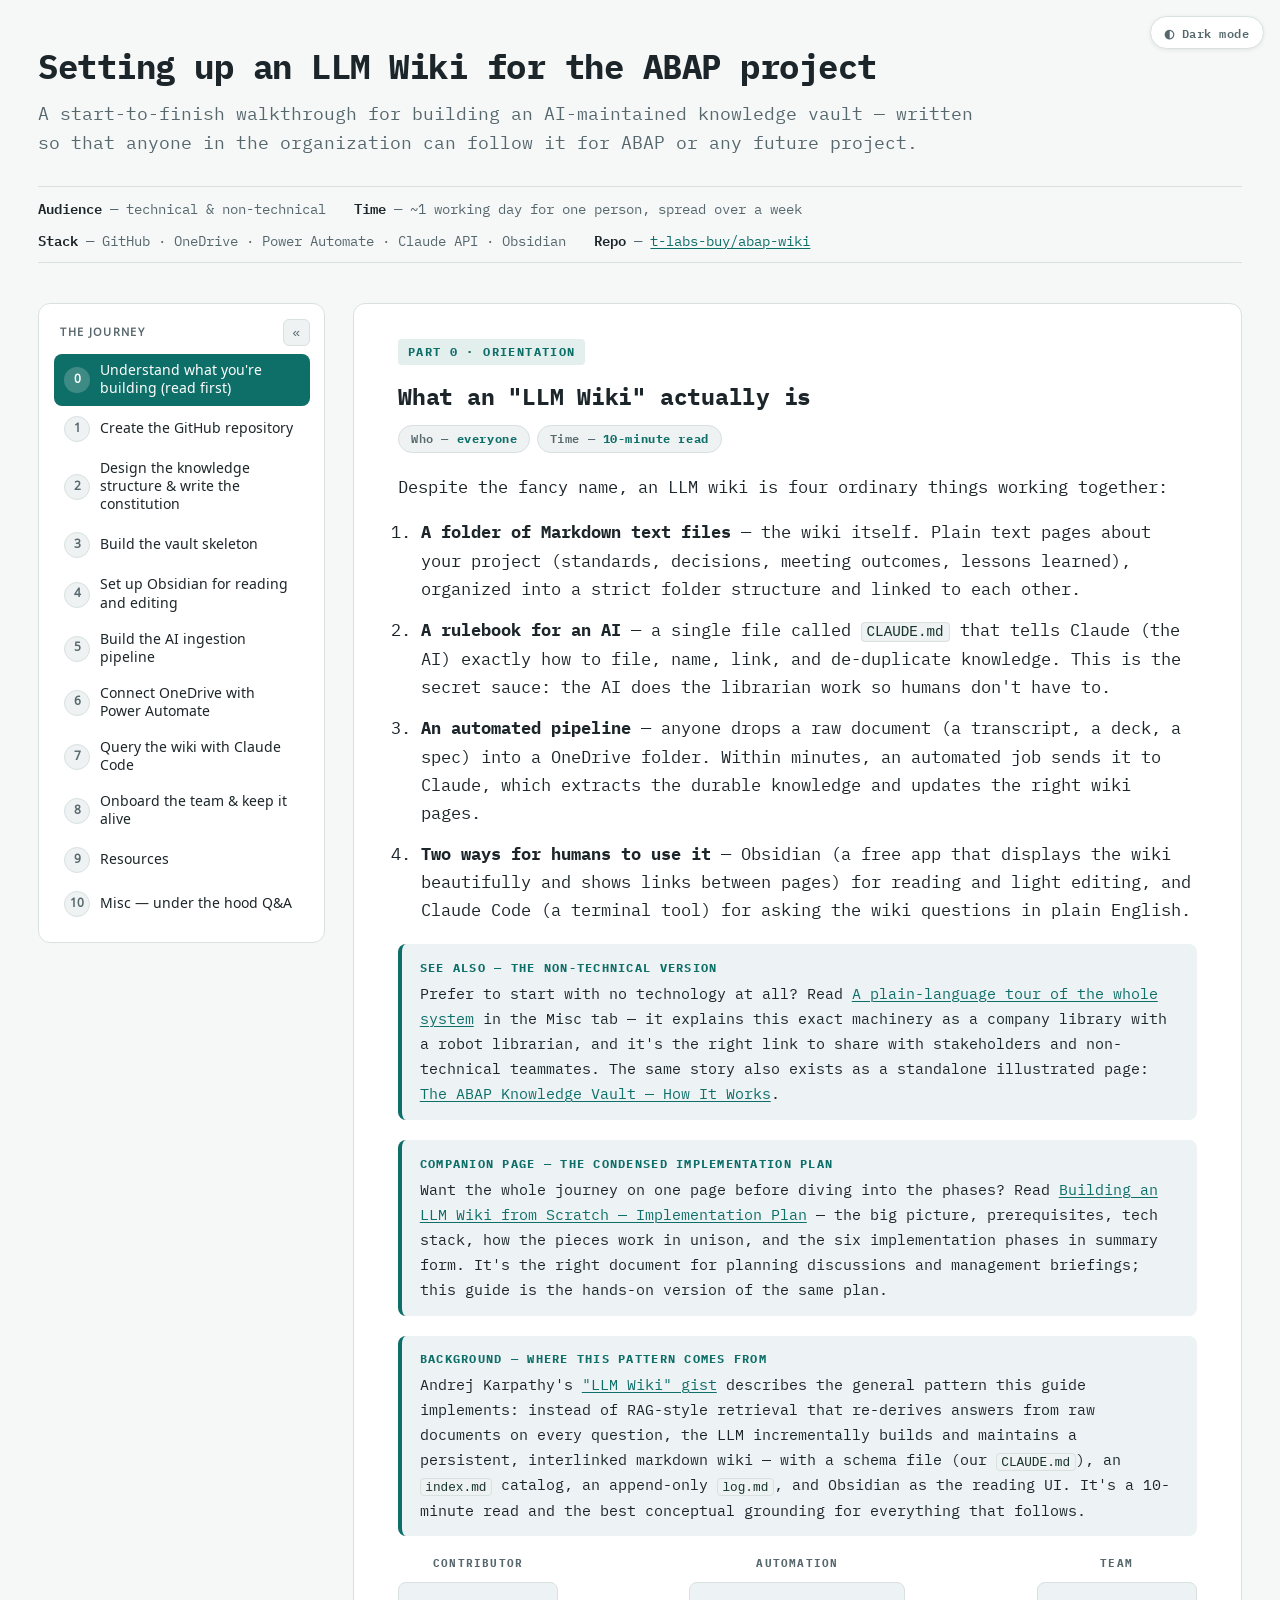
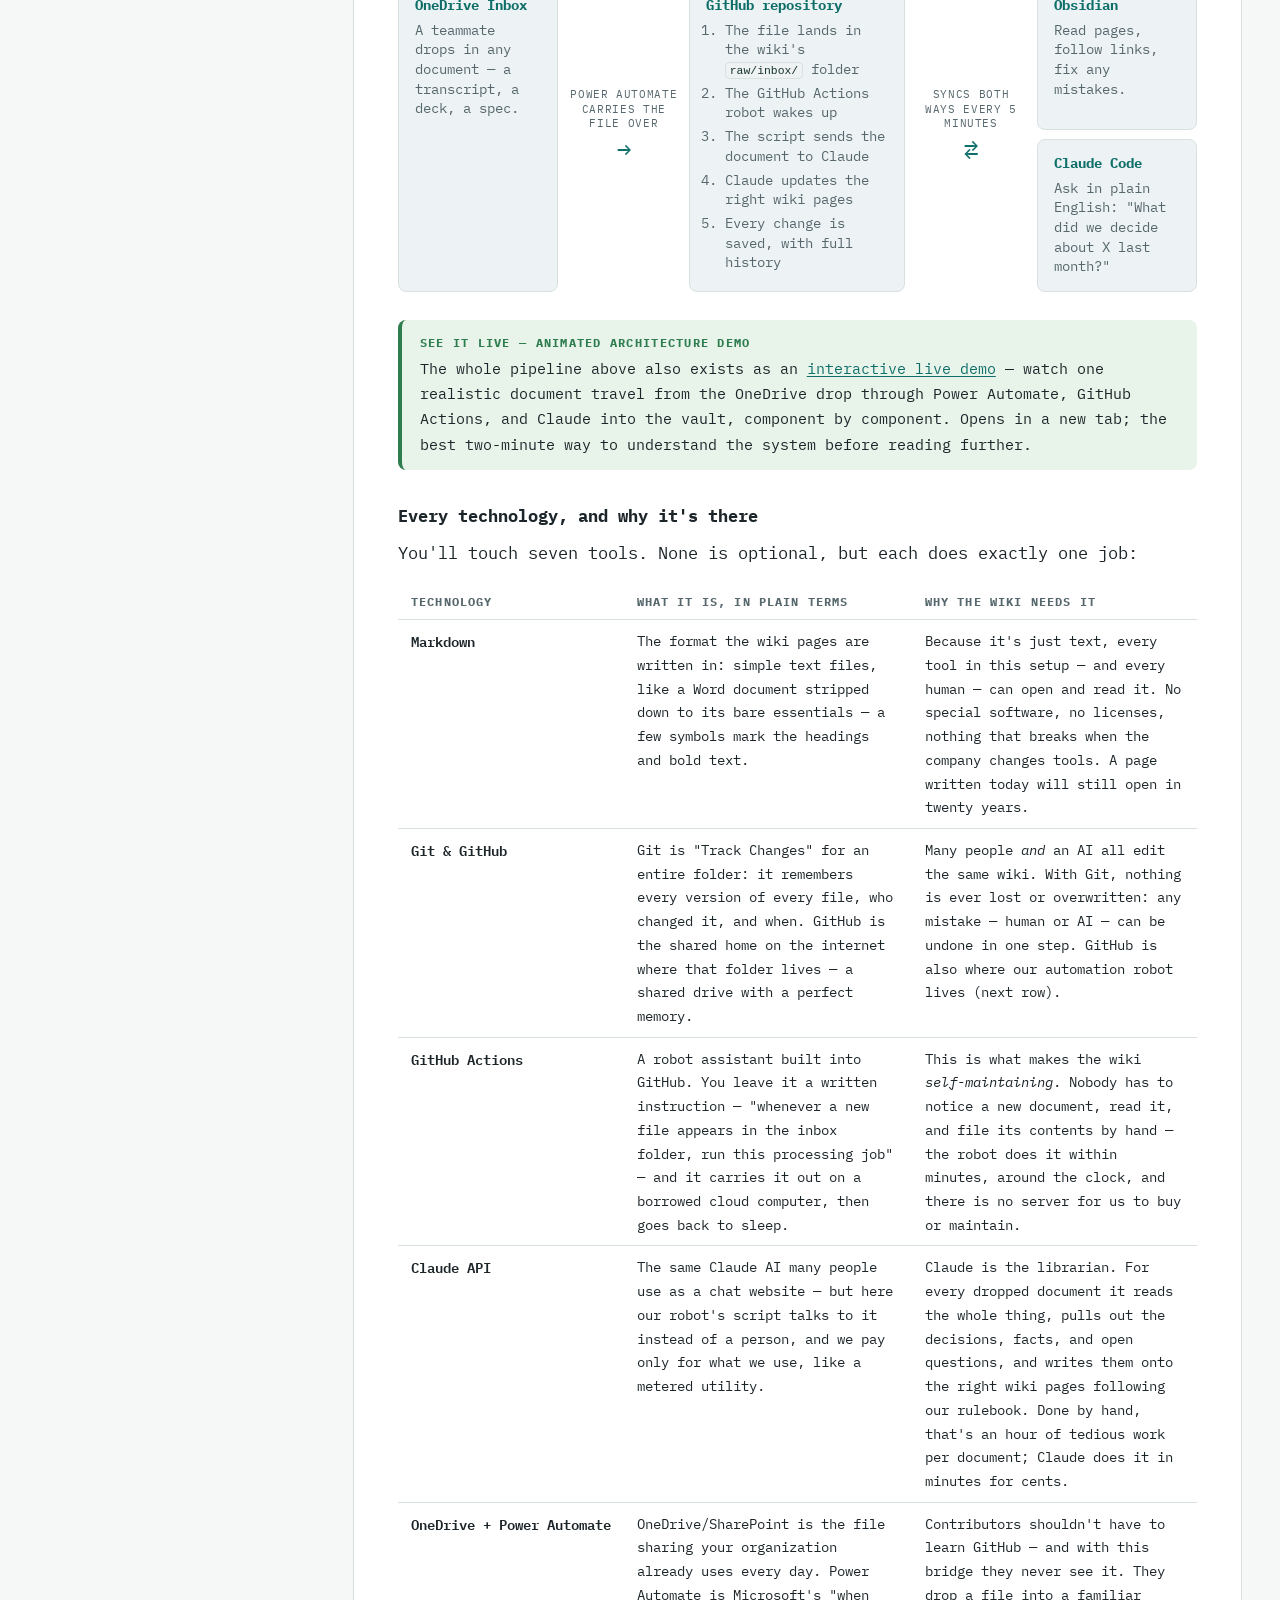
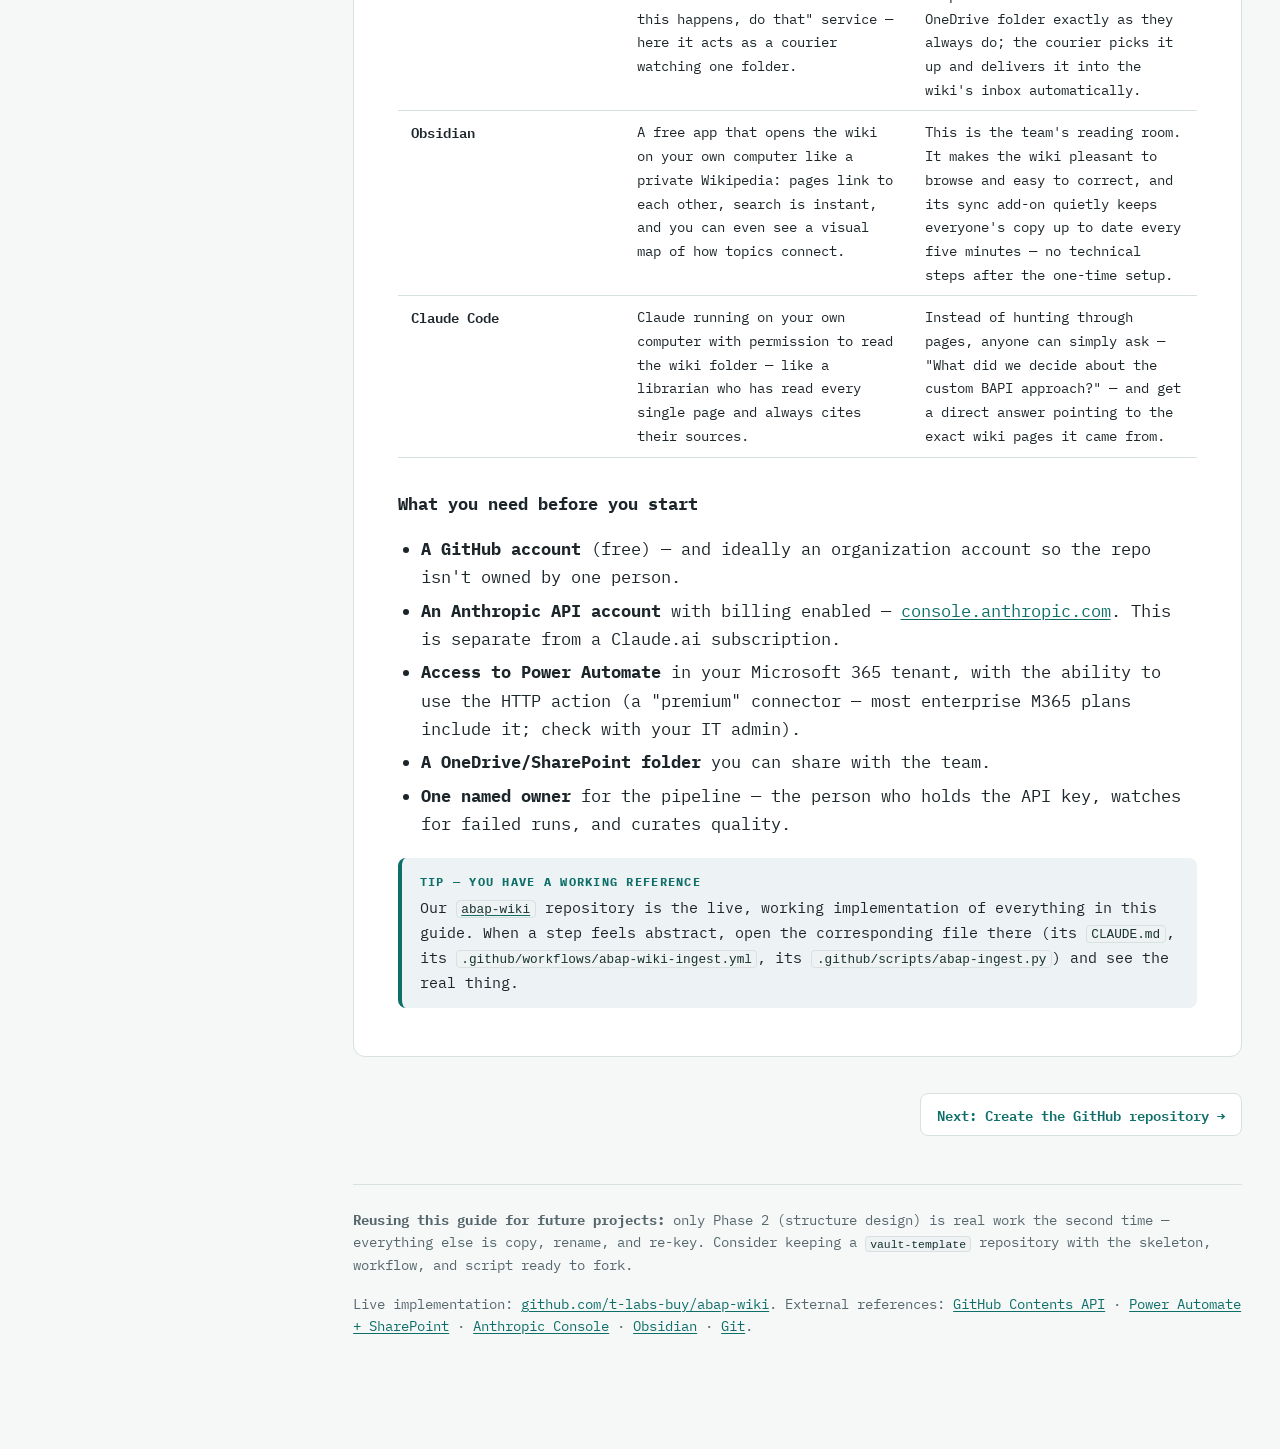
<file: index.html>
<!doctype html>
<html lang="en">
  <head>
    <meta charset="utf-8" />
    <meta name="viewport" content="width=device-width, initial-scale=1" />
    <title>ABAP LLM Wiki — Setup Guide</title>
    <link rel="preconnect" href="https://fonts.googleapis.com" />
    <link rel="preconnect" href="https://fonts.gstatic.com" crossorigin />
    <link
      href="https://fonts.googleapis.com/css2?family=IBM+Plex+Mono:ital,wght@0,400;0,600;0,700;1,400;1,700&display=swap"
      rel="stylesheet"
    />
    <link
      href="https://fonts.googleapis.com/css2?family=Noto+Sans+Elbasan&display=swap"
      rel="stylesheet"
    />
    <style>
      :root {
        --bg: #f6f8f8;
        --card: #ffffff;
        --ink: #1c2529;
        --muted: #56676d;
        --accent: #0e6e68;
        --accent-soft: #e2efed;
        --win-bg: #e8f3ea;
        --win-border: #2e7d4f;
        --warn-bg: #faf3e0;
        --warn-border: #9a6a00;
        --why-bg: #edf2f4;
        --border: #d8e0e0;
        --code-bg: #eef2f2;
        --code-ink: #17332f;
      }
      /* Dark mode: Catppuccin Frappé — https://catppuccin.com/palette/ */
      @media (prefers-color-scheme: dark) {
        :root {
          --bg: #303446; /* Base */
          --card: #414559; /* Surface 0 */
          --ink: #c6d0f5; /* Text */
          --muted: #a5adce; /* Subtext 0 */
          --accent: #81c8be; /* Teal */
          --accent-soft: #51576d; /* Surface 1 */
          --win-bg: #292c3c; /* Mantle */
          --win-border: #a6d189; /* Green */
          --warn-bg: #292c3c; /* Mantle */
          --warn-border: #e5c890; /* Yellow */
          --why-bg: #292c3c; /* Mantle */
          --border: #51576d; /* Surface 1 */
          --code-bg: #292c3c; /* Mantle */
          --code-ink: #99d1db; /* Sky */
        }
      }
      /* Manual toggle overrides — must win over the OS preference in both directions */
      :root[data-theme="dark"] {
        --bg: #303446; /* Base */
        --card: #414559; /* Surface 0 */
        --ink: #c6d0f5; /* Text */
        --muted: #a5adce; /* Subtext 0 */
        --accent: #81c8be; /* Teal */
        --accent-soft: #51576d; /* Surface 1 */
        --win-bg: #292c3c; /* Mantle */
        --win-border: #a6d189; /* Green */
        --warn-bg: #292c3c; /* Mantle */
        --warn-border: #e5c890; /* Yellow */
        --why-bg: #292c3c; /* Mantle */
        --border: #51576d; /* Surface 1 */
        --code-bg: #292c3c; /* Mantle */
        --code-ink: #99d1db; /* Sky */
      }
      :root[data-theme="light"] {
        --bg: #f6f8f8;
        --card: #ffffff;
        --ink: #1c2529;
        --muted: #56676d;
        --accent: #0e6e68;
        --accent-soft: #e2efed;
        --win-bg: #e8f3ea;
        --win-border: #2e7d4f;
        --warn-bg: #faf3e0;
        --warn-border: #9a6a00;
        --why-bg: #edf2f4;
        --border: #d8e0e0;
        --code-bg: #eef2f2;
        --code-ink: #17332f;
      }

      .theme-toggle {
        position: fixed;
        top: 1rem;
        right: 1rem;
        z-index: 10;
        display: inline-flex;
        align-items: center;
        gap: 0.45rem;
        background: var(--card);
        color: var(--muted);
        border: 1px solid var(--border);
        border-radius: 999px;
        padding: 0.35rem 0.85rem;
        font-family: "IBM Plex Mono", monospace;
        font-size: 0.78rem;
        font-weight: 600;
        letter-spacing: 0.04em;
        cursor: pointer;
        box-shadow: 0 1px 4px rgba(0, 0, 0, 0.08);
      }
      .theme-toggle:hover {
        color: var(--accent);
        border-color: var(--accent);
      }
      .theme-toggle:focus-visible {
        outline: 2px solid var(--accent);
        outline-offset: 2px;
      }
      @media print {
        .theme-toggle {
          display: none;
        }
      }

      figure.shot {
        margin: 1.2rem 0;
      }
      figure.shot img {
        display: block;
        width: 100%;
        border: 1px solid var(--border);
        border-radius: 8px;
        box-shadow: 0 1px 4px rgba(0, 0, 0, 0.08);
      }
      figure.shot figcaption {
        font-size: 0.85rem;
        color: var(--muted);
        margin-top: 0.45rem;
      }

      body {
        background: var(--bg);
        color: var(--ink);
        font-family: "IBM Plex Mono", monospace;
        font-size: 17px;
        line-height: 1.65;
        margin: 0;
      }
      main {
        margin: 0;
        padding: 2.5rem clamp(1rem, 3vw, 3rem) 6rem;
      }

      h1,
      h2,
      h3,
      h4,
      .label,
      nav,
      .phase-tag {
        font-family: "IBM Plex Mono", monospace;
      }
      h1 {
        font-size: 2.1rem;
        line-height: 1.15;
        letter-spacing: -0.015em;
        text-wrap: balance;
        margin: 0.5rem 0 0.75rem;
      }
      h2 {
        font-size: 1.45rem;
        margin: 0 0 1rem;
        letter-spacing: -0.01em;
        text-wrap: balance;
      }
      h3 {
        font-size: 1.08rem;
        margin: 2rem 0 0.5rem;
      }
      h4 {
        font-size: 0.98rem;
        margin: 1.5rem 0 0.4rem;
      }
      p {
        margin: 0 0 1rem;
      }
      a {
        color: var(--accent);
        text-decoration-thickness: 1px;
        text-underline-offset: 2px;
      }
      a:focus-visible {
        outline: 2px solid var(--accent);
        outline-offset: 2px;
        border-radius: 2px;
      }

      .eyebrow {
        font-family: "IBM Plex Mono", monospace;
        text-transform: uppercase;
        letter-spacing: 0.14em;
        font-size: 0.72rem;
        color: var(--accent);
        font-weight: 600;
        margin: 0;
      }
      .lede {
        font-size: 1.12rem;
        color: var(--muted);
        margin-bottom: 0;
        text-wrap: balance;
      }

      .meta-strip {
        display: flex;
        flex-wrap: wrap;
        gap: 0.5rem 1.75rem;
        font-family: "IBM Plex Mono", monospace;
        font-size: 0.85rem;
        color: var(--muted);
        border-top: 1px solid var(--border);
        border-bottom: 1px solid var(--border);
        padding: 0.65rem 0;
        margin: 1.75rem 0 2.5rem;
      }
      .meta-strip strong {
        color: var(--ink);
        font-weight: 600;
      }

      .layout {
        display: flex;
        gap: 1.75rem;
        align-items: flex-start;
      }
      nav.sidebar {
        position: sticky;
        top: 1.25rem;
        flex: none;
        width: 256px;
        background: var(--card);
        border: 1px solid var(--border);
        border-radius: 12px;
        padding: 0.9rem;
        font-size: 0.87rem;
        font-family: "Noto Sans Elbasan", "IBM Plex Mono", monospace;
      }
      nav.sidebar .label {
        font-family: "Noto Sans Elbasan", "IBM Plex Mono", monospace;
        text-transform: uppercase;
        letter-spacing: 0.12em;
        font-size: 0.7rem;
        font-weight: 600;
        color: var(--muted);
        display: block;
        margin: 0.2rem 0 0.6rem 0.4rem;
      }
      nav.sidebar a.tab {
        display: flex;
        align-items: center;
        gap: 0.6rem;
        padding: 0.5rem 0.65rem;
        border-radius: 8px;
        text-decoration: none;
        color: var(--ink);
        line-height: 1.3;
        margin-bottom: 2px;
      }
      nav.sidebar a.tab .num {
        flex: none;
        width: 1.5rem;
        height: 1.5rem;
        border-radius: 50%;
        border: 1px solid var(--border);
        background: var(--code-bg);
        color: var(--muted);
        font-size: 0.72rem;
        font-weight: 700;
        display: flex;
        align-items: center;
        justify-content: center;
      }
      nav.sidebar a.tab:hover {
        background: var(--accent-soft);
      }
      nav.sidebar a.tab.active {
        background: var(--accent);
        color: #fff;
      }
      nav.sidebar a.tab.active .num {
        background: rgba(255, 255, 255, 0.2);
        border-color: transparent;
        color: #fff;
      }
      .sidebar-head {
        display: flex;
        align-items: center;
        justify-content: space-between;
        gap: 0.5rem;
      }
      .sidebar-toggle {
        flex: none;
        width: 1.7rem;
        height: 1.7rem;
        display: flex;
        align-items: center;
        justify-content: center;
        border: 1px solid var(--border);
        border-radius: 6px;
        background: var(--code-bg);
        color: var(--muted);
        font-size: 0.85rem;
        line-height: 1;
        cursor: pointer;
        margin: 0 0 0.5rem;
      }
      .sidebar-toggle:hover {
        color: var(--accent);
        border-color: var(--accent);
      }
      .sidebar-toggle:focus-visible {
        outline: 2px solid var(--accent);
        outline-offset: 2px;
      }
      nav.sidebar.collapsed {
        width: auto;
        padding: 0.6rem;
      }
      nav.sidebar.collapsed .sidebar-head {
        justify-content: center;
      }
      nav.sidebar.collapsed .label {
        display: none;
      }
      nav.sidebar.collapsed a.tab {
        font-size: 0;
        gap: 0;
        padding: 0.4rem;
        justify-content: center;
      }
      .content {
        flex: 1;
        min-width: 0;
      }
      section.phase {
        display: none;
      }
      section.phase.active {
        display: block;
      }
      .pager {
        display: flex;
        justify-content: space-between;
        gap: 1rem;
        margin-top: 1.5rem;
      }
      .pager button {
        font-family: "IBM Plex Mono", monospace;
        font-size: 0.85rem;
        font-weight: 600;
        color: var(--accent);
        background: var(--card);
        border: 1px solid var(--border);
        border-radius: 8px;
        padding: 0.55rem 1rem;
        cursor: pointer;
        max-width: 48%;
        text-align: left;
      }
      .pager button:hover {
        border-color: var(--accent);
      }
      .pager button:focus-visible {
        outline: 2px solid var(--accent);
        outline-offset: 2px;
      }
      .pager button:disabled {
        visibility: hidden;
      }
      @media (max-width: 900px) {
        .layout {
          flex-direction: column;
        }
        nav.sidebar {
          position: static;
          width: 100%;
          display: flex;
          overflow-x: auto;
          gap: 4px;
          padding: 0.6rem;
        }
        nav.sidebar .label,
        .sidebar-head {
          display: none;
        }
        nav.sidebar a.tab {
          flex: none;
          white-space: nowrap;
          margin-bottom: 0;
        }
        nav.sidebar.collapsed {
          width: 100%;
          padding: 0.6rem;
        }
        nav.sidebar.collapsed a.tab {
          font-size: 0.87rem;
          gap: 0.6rem;
          padding: 0.5rem 0.65rem;
          justify-content: flex-start;
        }
      }

      section.phase {
        background: var(--card);
        border: 1px solid var(--border);
        border-radius: 12px;
        padding: 2rem 2.75rem 1.75rem;
        margin-bottom: 2.25rem;
      }
      @media (max-width: 640px) {
        section.phase {
          padding: 1.4rem 1.1rem;
        }
      }
      .phase-tag {
        display: inline-block;
        background: var(--accent-soft);
        color: var(--accent);
        font-size: 0.72rem;
        font-weight: 700;
        letter-spacing: 0.12em;
        text-transform: uppercase;
        border-radius: 4px;
        padding: 0.2rem 0.6rem;
        margin-bottom: 0.8rem;
      }

      .win,
      .why,
      .warn {
        border-radius: 8px;
        padding: 0.85rem 1.1rem;
        margin: 1.25rem 0;
        font-size: 0.95rem;
      }
      .win {
        background: var(--win-bg);
        border-left: 4px solid var(--win-border);
      }
      .win .label,
      .why .label,
      .warn .label {
        display: block;
        font-weight: 700;
        font-size: 0.72rem;
        text-transform: uppercase;
        letter-spacing: 0.11em;
        margin-bottom: 0.25rem;
      }
      .win .label {
        color: var(--win-border);
      }
      .why {
        background: var(--why-bg);
        border-left: 4px solid var(--accent);
      }
      .why .label {
        color: var(--accent);
      }
      .warn {
        background: var(--warn-bg);
        border-left: 4px solid var(--warn-border);
      }
      .warn .label {
        color: var(--warn-border);
      }
      .win p:last-child,
      .why p:last-child,
      .warn p:last-child {
        margin-bottom: 0;
      }

      pre {
        background: var(--code-bg);
        color: var(--code-ink);
        border: 1px solid var(--border);
        border-radius: 8px;
        padding: 0.9rem 1.1rem;
        overflow-x: auto;
        font-size: 0.83rem;
        line-height: 1.55;
        margin: 0.75rem 0 1.25rem;
      }
      code,
      pre {
        font-family:
          ui-monospace, "SF Mono", "Cascadia Code", Menlo, Consolas, monospace;
      }
      p code,
      li code,
      td code {
        background: var(--code-bg);
        border: 1px solid var(--border);
        border-radius: 4px;
        padding: 0.06em 0.35em;
        font-size: 0.84em;
        color: var(--code-ink);
        overflow-wrap: anywhere;
      }
      .skill-invoke {
        color: var(--accent);
        background: var(--accent-soft);
        border-color: var(--accent);
        font-weight: 600;
      }

      .tablewrap {
        overflow-x: auto;
        margin: 0.75rem 0 1.5rem;
      }
      table {
        border-collapse: collapse;
        width: 100%;
        font-size: 0.9rem;
      }
      th,
      td {
        text-align: left;
        padding: 0.55rem 0.8rem;
        border-bottom: 1px solid var(--border);
        vertical-align: top;
      }
      th {
        font-family: "IBM Plex Mono", monospace;
        font-size: 0.72rem;
        text-transform: uppercase;
        letter-spacing: 0.1em;
        color: var(--muted);
      }
      td:first-child {
        font-weight: 600;
        white-space: nowrap;
      }
      @media (max-width: 640px) {
        td:first-child {
          white-space: normal;
        }
      }

      ol.steps {
        padding-left: 1.4rem;
      }
      ol.steps > li {
        margin-bottom: 0.85rem;
      }
      ul {
        padding-left: 1.4rem;
      }
      li {
        margin-bottom: 0.35rem;
      }

      .flow {
        display: flex;
        align-items: stretch;
        gap: 0.6rem;
        margin: 1.25rem 0 1.75rem;
        font-family: "IBM Plex Mono", monospace;
        font-size: 0.85rem;
        line-height: 1.45;
      }
      .flow-col {
        flex: 1;
        display: flex;
        flex-direction: column;
        gap: 0.6rem;
        min-width: 0;
      }
      .flow-main {
        flex: 1.35;
      }
      .flow-role {
        text-transform: uppercase;
        letter-spacing: 0.11em;
        font-size: 0.68rem;
        font-weight: 700;
        color: var(--muted);
        text-align: center;
      }
      .flow-box {
        background: var(--why-bg);
        border: 1px solid var(--border);
        border-radius: 8px;
        padding: 0.85rem 1rem;
        flex: 1;
      }
      .flow-box strong {
        display: block;
        color: var(--accent);
        margin-bottom: 0.3rem;
      }
      .flow-box span {
        color: var(--muted);
      }
      .flow-box ol {
        margin: 0;
        padding-left: 1.15rem;
        color: var(--muted);
      }
      .flow-box ol li {
        margin-bottom: 0.25rem;
      }
      .flow-arrow {
        display: flex;
        flex-direction: column;
        align-items: center;
        justify-content: center;
        gap: 0.35rem;
        min-width: 6rem;
        max-width: 7rem;
        text-align: center;
      }
      .flow-arrow .lbl {
        font-size: 0.68rem;
        text-transform: uppercase;
        letter-spacing: 0.06em;
        color: var(--muted);
        line-height: 1.35;
      }
      .flow-arrow::after {
        color: var(--accent);
        font-size: 1.5rem;
        line-height: 1;
      }
      .a1::after {
        content: "→";
      }
      .a2::after {
        content: "⇄";
      }
      @media (max-width: 760px) {
        .flow {
          flex-direction: column;
        }
        .flow-arrow {
          min-width: 0;
          max-width: none;
        }
        .a1::after {
          content: "↓";
        }
        .a2::after {
          content: "⇅";
        }
      }

      .phase-meta {
        display: flex;
        flex-wrap: wrap;
        gap: 0.4rem;
        margin: -0.4rem 0 1.3rem;
      }
      .chip {
        font-family: "IBM Plex Mono", monospace;
        font-size: 0.72rem;
        font-weight: 600;
        letter-spacing: 0.05em;
        color: var(--muted);
        background: var(--code-bg);
        border: 1px solid var(--border);
        border-radius: 999px;
        padding: 0.2rem 0.75rem;
      }
      .chip strong {
        color: var(--accent);
      }

      .step-h {
        display: flex;
        align-items: center;
        gap: 0.65rem;
        font-family: "IBM Plex Mono", monospace;
        font-size: 1rem;
        font-weight: 700;
        margin: 2.1rem 0 0.8rem;
        padding-top: 1.4rem;
        border-top: 1px dashed var(--border);
      }
      .step-h .n {
        flex: none;
        width: 1.75rem;
        height: 1.75rem;
        border-radius: 50%;
        background: var(--accent);
        color: var(--card);
        display: flex;
        align-items: center;
        justify-content: center;
        font-size: 0.9rem;
      }

      .cards {
        display: grid;
        grid-template-columns: repeat(auto-fit, minmax(240px, 1fr));
        gap: 0.8rem;
        margin: 1rem 0 1.5rem;
      }
      .card {
        background: var(--why-bg);
        border: 1px solid var(--border);
        border-left: 4px solid var(--accent);
        border-radius: 8px;
        padding: 0.9rem 1rem;
        font-size: 0.92rem;
      }
      .card .card-title {
        display: block;
        font-family: "IBM Plex Mono", monospace;
        font-size: 0.82rem;
        font-weight: 700;
        text-transform: uppercase;
        letter-spacing: 0.06em;
        color: var(--accent);
        margin-bottom: 0.4rem;
      }

      .qa {
        background: var(--code-bg);
        border: 1px solid var(--border);
        border-radius: 10px;
        padding: 1.25rem 1.4rem 1.1rem;
        margin: 2rem 0 1.5rem;
      }
      .qa .q {
        font-family: "IBM Plex Mono", monospace;
        font-size: 1.05rem;
        font-weight: 700;
        margin: 0 0 0.6rem;
      }
      .qa .q::before {
        content: "Q — ";
        color: var(--accent);
      }
      .qa > :last-child {
        margin-bottom: 0;
      }

      .choice {
        display: grid;
        grid-template-columns: 1fr 1fr;
        gap: 0.8rem;
        margin: 1rem 0 1.5rem;
      }
      @media (max-width: 720px) {
        .choice {
          grid-template-columns: 1fr;
        }
      }
      .choice-box {
        background: var(--card);
        border: 1px solid var(--border);
        border-radius: 8px;
        padding: 0.9rem 1rem;
        font-size: 0.92rem;
      }
      .choice-box.a {
        border-top: 4px solid var(--accent);
      }
      .choice-box.b {
        border-top: 4px solid var(--warn-border);
      }
      .choice-box .ct {
        display: block;
        font-family: "IBM Plex Mono", monospace;
        font-size: 0.82rem;
        font-weight: 700;
        text-transform: uppercase;
        letter-spacing: 0.06em;
        margin-bottom: 0.4rem;
      }
      .choice-box.a .ct {
        color: var(--accent);
      }
      .choice-box.b .ct {
        color: var(--warn-border);
      }
      .win ol:last-child,
      .why ol:last-child,
      .warn ol:last-child {
        margin-bottom: 0;
      }

      footer {
        color: var(--muted);
        font-size: 0.85rem;
        border-top: 1px solid var(--border);
        padding-top: 1.5rem;
        margin-top: 3rem;
      }
      @media (prefers-reduced-motion: no-preference) {
        html {
          scroll-behavior: smooth;
        }
      }
      @media print {
        body {
          background: #fff;
        }
        section.phase {
          display: block !important;
          border: none;
          padding: 0;
          margin-bottom: 1.5rem;
          break-inside: avoid-page;
        }
        .layout {
          display: block;
        }
        nav.sidebar,
        .pager {
          display: none;
        }
      }
    </style>
  </head>
  <body>
    <button
      class="theme-toggle"
      id="themeToggle"
      type="button"
      aria-live="polite"
    >
      <span id="themeIcon" aria-hidden="true">◐</span>
      <span id="themeLabel">Dark mode</span>
    </button>
    <main>
      <h1>Setting up an LLM Wiki for the ABAP project</h1>
      <p class="lede">
        A start-to-finish walkthrough for building an AI-maintained knowledge
        vault — written so that anyone in the organization can follow it for
        ABAP or any future project.
      </p>

      <div class="meta-strip">
        <span><strong>Audience</strong> — technical &amp; non-technical</span>
        <span
          ><strong>Time</strong> — ~1 working day for one person, spread over a
          week</span
        >
        <span
          ><strong>Stack</strong> — GitHub · OneDrive · Power Automate · Claude
          API · Obsidian</span
        >
        <span
          ><strong>Repo</strong> —
          <a href="https://github.com/t-labs-buy/abap-wiki"
            >t-labs-buy/abap-wiki</a
          ></span
        >
      </div>

      <div class="layout">
        <nav class="sidebar" aria-label="Sections">
          <div class="sidebar-head">
            <span class="label">The journey</span>
            <button
              class="sidebar-toggle"
              id="sidebarToggle"
              type="button"
              aria-expanded="true"
              aria-label="Minimize sidebar"
              title="Minimize sidebar"
            >
              «
            </button>
          </div>
          <a class="tab" href="#part0"
            ><span class="num">0</span>Understand what you're building (read
            first)</a
          >
          <a class="tab" href="#phase1"
            ><span class="num">1</span>Create the GitHub repository</a
          >
          <a class="tab" href="#phase2"
            ><span class="num">2</span>Design the knowledge structure &amp;
            write the constitution</a
          >
          <a class="tab" href="#phase3"
            ><span class="num">3</span>Build the vault skeleton</a
          >
          <a class="tab" href="#phase4"
            ><span class="num">4</span>Set up Obsidian for reading and
            editing</a
          >
          <a class="tab" href="#phase5"
            ><span class="num">5</span>Build the AI ingestion pipeline</a
          >
          <a class="tab" href="#phase6"
            ><span class="num">6</span>Connect OneDrive with Power Automate</a
          >
          <a class="tab" href="#phase7"
            ><span class="num">7</span>Query the wiki with Claude Code</a
          >
          <a class="tab" href="#phase8"
            ><span class="num">8</span>Onboard the team &amp; keep it alive</a
          >
          <a class="tab" href="#resources"
            ><span class="num">9</span>Resources</a
          >
          <a class="tab" href="#misc"
            ><span class="num">10</span>Misc — under the hood Q&amp;A</a
          >
        </nav>
        <div class="content">
          <!-- ============================================================ -->
          <section class="phase" id="part0">
            <span class="phase-tag">Part 0 · Orientation</span>
            <h2>What an "LLM Wiki" actually is</h2>
            <div class="phase-meta">
              <span class="chip">Who — <strong>everyone</strong></span>
              <span class="chip">Time — <strong>10-minute read</strong></span>
            </div>
            <p>
              Despite the fancy name, an LLM wiki is four ordinary things
              working together:
            </p>
            <ol class="steps">
              <li>
                <strong>A folder of Markdown text files</strong> — the wiki
                itself. Plain text pages about your project (standards,
                decisions, meeting outcomes, lessons learned), organized into a
                strict folder structure and linked to each other.
              </li>
              <li>
                <strong>A rulebook for an AI</strong> — a single file called
                <code>CLAUDE.md</code> that tells Claude (the AI) exactly how to
                file, name, link, and de-duplicate knowledge. This is the secret
                sauce: the AI does the librarian work so humans don't have to.
              </li>
              <li>
                <strong>An automated pipeline</strong> — anyone drops a raw
                document (a transcript, a deck, a spec) into a OneDrive folder.
                Within minutes, an automated job sends it to Claude, which
                extracts the durable knowledge and updates the right wiki pages.
              </li>
              <li>
                <strong>Two ways for humans to use it</strong> — Obsidian (a
                free app that displays the wiki beautifully and shows links
                between pages) for reading and light editing, and Claude Code (a
                terminal tool) for asking the wiki questions in plain English.
              </li>
            </ol>

            <div class="why">
              <span class="label">See also — the non-technical version</span>
              <p>
                Prefer to start with no technology at all? Read
                <a href="#plain-tour"
                  >A plain-language tour of the whole system</a
                >
                in the Misc tab — it explains this exact machinery as a company
                library with a robot librarian, and it's the right link to share
                with stakeholders and non-technical teammates. The same story
                also exists as a standalone illustrated page:
                <a
                  href="pages/abap-vault-explainer.html"
                  target="_blank"
                  rel="noopener"
                  >The ABAP Knowledge Vault — How It Works</a
                >.
              </p>
            </div>

            <div class="why">
              <span class="label"
                >Companion page — the condensed implementation plan</span
              >
              <p>
                Want the whole journey on one page before diving into the
                phases? Read
                <a
                  href="pages/llm-wiki-implementation-plan.html"
                  target="_blank"
                  rel="noopener"
                  >Building an LLM Wiki from Scratch — Implementation Plan</a
                >
                — the big picture, prerequisites, tech stack, how the pieces
                work in unison, and the six implementation phases in summary
                form. It's the right document for planning discussions and
                management briefings; this guide is the hands-on version of the
                same plan.
              </p>
            </div>

            <div class="why">
              <span class="label"
                >Background — where this pattern comes from</span
              >
              <p>
                Andrej Karpathy's
                <a
                  href="https://gist.github.com/karpathy/442a6bf555914893e9891c11519de94f"
                  >"LLM Wiki" gist</a
                >
                describes the general pattern this guide implements: instead of
                RAG-style retrieval that re-derives answers from raw documents
                on every question, the LLM incrementally builds and maintains a
                persistent, interlinked markdown wiki — with a schema file (our
                <code>CLAUDE.md</code>), an <code>index.md</code> catalog, an
                append-only <code>log.md</code>, and Obsidian as the reading UI.
                It's a 10-minute read and the best conceptual grounding for
                everything that follows.
              </p>
            </div>

            <div class="flow">
              <div class="flow-col">
                <div class="flow-role">Contributor</div>
                <div class="flow-box">
                  <strong>OneDrive Inbox</strong>
                  <span
                    >A teammate drops in any document — a transcript, a deck, a
                    spec.</span
                  >
                </div>
              </div>
              <div class="flow-arrow a1">
                <span class="lbl">Power Automate carries the file over</span>
              </div>
              <div class="flow-col flow-main">
                <div class="flow-role">Automation</div>
                <div class="flow-box">
                  <strong>GitHub repository</strong>
                  <ol>
                    <li>
                      The file lands in the wiki's
                      <code>raw/inbox/</code> folder
                    </li>
                    <li>The GitHub Actions robot wakes up</li>
                    <li>The script sends the document to Claude</li>
                    <li>Claude updates the right wiki pages</li>
                    <li>Every change is saved, with full history</li>
                  </ol>
                </div>
              </div>
              <div class="flow-arrow a2">
                <span class="lbl">Syncs both ways every 5 minutes</span>
              </div>
              <div class="flow-col">
                <div class="flow-role">Team</div>
                <div class="flow-box">
                  <strong>Obsidian</strong>
                  <span>Read pages, follow links, fix any mistakes.</span>
                </div>
                <div class="flow-box">
                  <strong>Claude Code</strong>
                  <span
                    >Ask in plain English: "What did we decide about X last
                    month?"</span
                  >
                </div>
              </div>
            </div>

            <div class="win">
              <span class="label"
                >See it live — animated architecture demo</span
              >
              <p>
                The whole pipeline above also exists as an
                <a
                  href="docs/architecture/demo/index.html"
                  target="_blank"
                  rel="noopener"
                  >interactive live demo</a
                >
                — watch one realistic document travel from the OneDrive drop
                through Power Automate, GitHub Actions, and Claude into the
                vault, component by component. Opens in a new tab; the best
                two-minute way to understand the system before reading further.
              </p>
            </div>

            <h3>Every technology, and why it's there</h3>
            <p>
              You'll touch seven tools. None is optional, but each does exactly
              one job:
            </p>
            <div class="tablewrap">
              <table>
                <tr>
                  <th>Technology</th>
                  <th>What it is, in plain terms</th>
                  <th>Why the wiki needs it</th>
                </tr>
                <tr>
                  <td>Markdown</td>
                  <td>
                    The format the wiki pages are written in: simple text files,
                    like a Word document stripped down to its bare essentials —
                    a few symbols mark the headings and bold text.
                  </td>
                  <td>
                    Because it's just text, every tool in this setup — and every
                    human — can open and read it. No special software, no
                    licenses, nothing that breaks when the company changes
                    tools. A page written today will still open in twenty years.
                  </td>
                </tr>
                <tr>
                  <td>Git &amp; GitHub</td>
                  <td>
                    Git is "Track Changes" for an entire folder: it remembers
                    every version of every file, who changed it, and when.
                    GitHub is the shared home on the internet where that folder
                    lives — a shared drive with a perfect memory.
                  </td>
                  <td>
                    Many people <em>and</em> an AI all edit the same wiki. With
                    Git, nothing is ever lost or overwritten: any mistake —
                    human or AI — can be undone in one step. GitHub is also
                    where our automation robot lives (next row).
                  </td>
                </tr>
                <tr>
                  <td>GitHub Actions</td>
                  <td>
                    A robot assistant built into GitHub. You leave it a written
                    instruction — "whenever a new file appears in the inbox
                    folder, run this processing job" — and it carries it out on
                    a borrowed cloud computer, then goes back to sleep.
                  </td>
                  <td>
                    This is what makes the wiki <em>self-maintaining</em>.
                    Nobody has to notice a new document, read it, and file its
                    contents by hand — the robot does it within minutes, around
                    the clock, and there is no server for us to buy or maintain.
                  </td>
                </tr>
                <tr>
                  <td>Claude API</td>
                  <td>
                    The same Claude AI many people use as a chat website — but
                    here our robot's script talks to it instead of a person, and
                    we pay only for what we use, like a metered utility.
                  </td>
                  <td>
                    Claude is the librarian. For every dropped document it reads
                    the whole thing, pulls out the decisions, facts, and open
                    questions, and writes them onto the right wiki pages
                    following our rulebook. Done by hand, that's an hour of
                    tedious work per document; Claude does it in minutes for
                    cents.
                  </td>
                </tr>
                <tr>
                  <td>OneDrive + Power Automate</td>
                  <td>
                    OneDrive/SharePoint is the file sharing your organization
                    already uses every day. Power Automate is Microsoft's "when
                    this happens, do that" service — here it acts as a courier
                    watching one folder.
                  </td>
                  <td>
                    Contributors shouldn't have to learn GitHub — and with this
                    bridge they never see it. They drop a file into a familiar
                    OneDrive folder exactly as they always do; the courier picks
                    it up and delivers it into the wiki's inbox automatically.
                  </td>
                </tr>
                <tr>
                  <td>Obsidian</td>
                  <td>
                    A free app that opens the wiki on your own computer like a
                    private Wikipedia: pages link to each other, search is
                    instant, and you can even see a visual map of how topics
                    connect.
                  </td>
                  <td>
                    This is the team's reading room. It makes the wiki pleasant
                    to browse and easy to correct, and its sync add-on quietly
                    keeps everyone's copy up to date every five minutes — no
                    technical steps after the one-time setup.
                  </td>
                </tr>
                <tr>
                  <td>Claude Code</td>
                  <td>
                    Claude running on your own computer with permission to read
                    the wiki folder — like a librarian who has read every single
                    page and always cites their sources.
                  </td>
                  <td>
                    Instead of hunting through pages, anyone can simply ask —
                    "What did we decide about the custom BAPI approach?" — and
                    get a direct answer pointing to the exact wiki pages it came
                    from.
                  </td>
                </tr>
              </table>
            </div>

            <h3>What you need before you start</h3>
            <ul>
              <li>
                <strong>A GitHub account</strong> (free) — and ideally an
                organization account so the repo isn't owned by one person.
              </li>
              <li>
                <strong>An Anthropic API account</strong> with billing enabled —
                <a href="https://console.anthropic.com">console.anthropic.com</a
                >. This is separate from a Claude.ai subscription.
              </li>
              <li>
                <strong>Access to Power Automate</strong> in your Microsoft 365
                tenant, with the ability to use the HTTP action (a "premium"
                connector — most enterprise M365 plans include it; check with
                your IT admin).
              </li>
              <li>
                <strong>A OneDrive/SharePoint folder</strong> you can share with
                the team.
              </li>
              <li>
                <strong>One named owner</strong> for the pipeline — the person
                who holds the API key, watches for failed runs, and curates
                quality.
              </li>
            </ul>

            <div class="why">
              <span class="label">Tip — you have a working reference</span>
              <p>
                Our
                <a href="https://github.com/t-labs-buy/abap-wiki"
                  ><code>abap-wiki</code></a
                >
                repository is the live, working implementation of everything in
                this guide. When a step feels abstract, open the corresponding
                file there (its <code>CLAUDE.md</code>, its
                <code>.github/workflows/abap-wiki-ingest.yml</code>, its
                <code>.github/scripts/abap-ingest.py</code>) and see the real
                thing.
              </p>
            </div>
          </section>

          <!-- ============================================================ -->
          <section class="phase" id="phase1">
            <span class="phase-tag">Phase 1 · Foundation</span>
            <h2>Create the GitHub repository</h2>
            <div class="phase-meta">
              <span class="chip">Who — <strong>pipeline owner</strong></span>
              <span class="chip">Time — <strong>~15 min</strong></span>
            </div>
            <p>
              The repository is the single home for everything: wiki pages, the
              AI rulebook, and the automation code.
            </p>
            <ol class="steps">
              <li>
                Sign in to GitHub and click
                <strong>New repository</strong> (github.com/new).
              </li>
              <li>
                Owner: your organization (not a personal account, if you can
                avoid it). Name: <code>abap-wiki</code> — ours lives at
                <a href="https://github.com/t-labs-buy/abap-wiki"
                  >github.com/t-labs-buy/abap-wiki</a
                >.
              </li>
              <li>
                Visibility: <strong>Private</strong>. This wiki will contain
                internal project knowledge.
              </li>
              <li>
                Tick <strong>Add a README file</strong> so the repo isn't empty,
                then click <strong>Create repository</strong>.
              </li>
              <li>
                Invite your teammates: repo →
                <strong>Settings → Collaborators → Add people</strong>. Everyone
                who will read or edit through Obsidian needs
                <em>Write</em> access.
              </li>
              <li>
                Confirm Actions are allowed:
                <strong>Settings → Actions → General → Allow all actions</strong
                >, and under <em>Workflow permissions</em> select
                <strong>Read and write permissions</strong> (the pipeline must
                be able to commit the pages it writes).
              </li>
            </ol>
            <div class="win">
              <span class="label">✓ Win #1</span>
              <p>
                You have a private repository named <code>abap-wiki</code>, your
                team is invited, and Actions can write to it. The wiki has a
                home.
              </p>
            </div>
          </section>

          <!-- ============================================================ -->
          <section class="phase" id="phase2">
            <span class="phase-tag">Phase 2 · The brain</span>
            <h2>Design the knowledge structure &amp; write the constitution</h2>
            <div class="phase-meta">
              <span class="chip"
                >Who — <strong>whole team workshop</strong></span
              >
              <span class="chip">Time — <strong>1–2 hours</strong></span>
            </div>
            <p>
              This is the most important phase, and the only one that is
              genuinely
              <em>design</em> work rather than setup work. The
              <code>CLAUDE.md</code> file at the root of the repo is the AI's
              operating manual — every time the pipeline runs, Claude reads it
              and follows it literally. Get this right and the wiki stays clean
              for years; get it wrong and you get a junk drawer. (In the
              <a href="#plain-tour">plain-language tour</a>, this file is "the
              constitution" — the rulebook the robot librarian must follow.)
            </p>

            <div class="why">
              <span class="label"
                >Companion page — run a discovery interview first</span
              >
              <p>
                Before the workshop, interview the team with
                <a
                  href="pages/abap-wiki-discovery-questions.html"
                  target="_blank"
                  rel="noopener"
                  >Fifty-six questions before we build the habit</a
                >. Part 1 of that kit (themes A–I) surfaces exactly what this
                phase needs: where knowledge lives today, the questions people
                answer over and over, and what the wiki should contain. It also
                includes a 30-minute shortlist if you can't run the full
                interview. Then, before drafting <code>CLAUDE.md</code>, read
                <a href="pages/constitution.html" target="_blank" rel="noopener"
                  >Writing the Constitution</a
                >
                — what the rulebook really is, the requirements to gather from
                the ABAP team, and rules for writing rules that an unattended AI
                can actually follow.
              </p>
            </div>

            <h3>2a — Decide your zones (do this as a 1-hour team workshop)</h3>
            <p>
              A "zone" is a top-level folder with a clear purpose. A sales
              project's zones might be sales-shaped (offerings, pursuits,
              customers); ABAP is a technical delivery project, so the zones
              should be shaped around
              <em>what the team will want to retrieve</em>. A sensible starting
              point:
            </p>
            <div class="tablewrap">
              <table>
                <tr>
                  <th>Zone</th>
                  <th>Holds</th>
                  <th>Example pages</th>
                </tr>
                <tr>
                  <td><code>01-standards/</code></td>
                  <td>
                    Stable reference — coding standards, naming conventions,
                    architecture principles, environment/landscape docs. Changes
                    rarely.
                  </td>
                  <td><code>Standard - ABAP Naming Conventions.md</code></td>
                </tr>
                <tr>
                  <td><code>02-workstreams/</code></td>
                  <td>
                    Active work — one subfolder per workstream or module,
                    containing meetings, decisions, open questions, stakeholder
                    notes.
                  </td>
                  <td>
                    <code
                      >Decisions/OTC/Decision - OTC - Custom BAPI approach -
                      2026-07-15.md</code
                    >
                  </td>
                </tr>
                <tr>
                  <td><code>03-intelligence/</code></td>
                  <td>
                    Reusable learnings — patterns seen twice or more, lessons
                    learned, FAQs, gotchas.
                  </td>
                  <td><code>Pattern - IDoc error handling.md</code></td>
                </tr>
                <tr>
                  <td><code>04-internal/</code></td>
                  <td>
                    Team operations — contacts, onboarding, processes, runbooks.
                  </td>
                  <td><code>Runbook - Transport release.md</code></td>
                </tr>
                <tr>
                  <td><code>meta/</code></td>
                  <td>
                    System files — index, log, entity registry, dedup table.
                  </td>
                  <td><code>meta/log.md</code></td>
                </tr>
                <tr>
                  <td><code>raw/</code></td>
                  <td>
                    The processing pipeline — <code>inbox/</code> for
                    unprocessed files, <code>processed/</code> for the archive.
                  </td>
                  <td>—</td>
                </tr>
              </table>
            </div>
            <p>
              Adjust the middle two zones to your project's reality; keep
              <code>meta/</code> and <code>raw/</code> exactly as-is (the
              pipeline code depends on them).
            </p>

            <h3>2b — Write CLAUDE.md: keep the engine, replace the content</h3>
            <p>
              Our constitution lives at the root of
              <a href="https://github.com/t-labs-buy/abap-wiki"
                ><code>abap-wiki</code></a
              >
              as <code>CLAUDE.md</code>. Treat it as two layers. The
              <strong>engine</strong> — sections the pipeline depends on — must
              survive in some form. The <strong>content</strong> — the
              project-specific folders, modules and workstreams — is what gets
              replaced when you reuse this setup for a future project.
            </p>
            <div class="tablewrap">
              <table>
                <tr>
                  <th>Keep (engine)</th>
                  <th>Replace (content)</th>
                </tr>
                <tr>
                  <td style="white-space: normal">
                    Frontmatter schema · naming rules · linking rules ("never
                    create floating pages") · ingestion workflow &amp; update
                    order · deduplication logic · the pre-create entity
                    normalization check · the quality bar
                  </td>
                  <td style="white-space: normal">
                    Zone names and folder trees · page types · templates ·
                    examples · team roles and names
                  </td>
                </tr>
              </table>
            </div>
            <p>
              A minimal starter frontmatter block every page must carry (copy
              verbatim into your constitution):
            </p>
            <pre>
---
title: ""
type: ""            # standard, decision, meeting, pattern, faq, runbook ...
zone: ""            # 01-standards, 02-workstreams, 03-intelligence, 04-internal
status: active      # active | draft | archived | evergreen
owner: ""
created: YYYY-MM-DD
updated: YYYY-MM-DD
workstream: ""      # if applicable
tags: []
source_files: []    # raw files ingested into this page
---</pre>
            <div class="why">
              <span class="label">Why a "constitution" at all?</span>
              <p>
                Without written rules, every ingestion run makes its own filing
                decisions — and 100 runs later you have five spellings of the
                same module name and duplicate pages everywhere. The
                constitution turns the AI from a clever intern into a
                disciplined librarian. Its core rules —
                <em
                  >update existing pages instead of creating duplicates, every
                  page links upward to a parent, meetings are source material
                  not final artifacts</em
                >
                — earned their place through real use. Keep them.
              </p>
            </div>
            <div class="win">
              <span class="label">✓ Win #2</span>
              <p>
                Your team agrees on the zones, and a first-draft
                <code>CLAUDE.md</code> for ABAP exists. The wiki now has a
                brain.
              </p>
            </div>
          </section>

          <!-- ============================================================ -->
          <section class="phase" id="phase3">
            <span class="phase-tag">Phase 3 · The skeleton</span>
            <h2>Build the vault skeleton</h2>
            <div class="phase-meta">
              <span class="chip">Who — <strong>pipeline owner</strong></span>
              <span class="chip">Time — <strong>~30 min</strong></span>
            </div>
            <p>
              Now put the structure into the repo. If you're comfortable with
              Git, clone the repo and create folders locally; otherwise you can
              create files directly on github.com (<strong
                >Add file → Create new file</strong
              >
              — typing <code>folder/filename.md</code> creates the folder too).
              If you want the plain-English purpose of every folder you're about
              to create — the shelves, the mailroom, the librarian's desk — see
              <a href="#plain-tour">A plain-language tour of the whole system</a
              >.
            </p>
            <ol class="steps">
              <li>
                Create every zone folder from your Phase 2 design, plus
                <code>raw/inbox/</code>, <code>raw/processed/</code>, and
                <code>meta/</code>. Git doesn't store empty folders, so put a
                short <code>README.md</code> in each explaining what belongs
                there.
              </li>
              <li>Add <code>CLAUDE.md</code> at the repo root.</li>
              <li>
                Create the meta files the pipeline reads and writes:
                <ul>
                  <li>
                    <code>meta/index.md</code> — the master navigation page,
                    updated on every ingest.
                  </li>
                  <li>
                    <code>meta/log.md</code> — append-only history of what was
                    ingested when.
                  </li>
                  <li>
                    <code>meta/inbox.md</code> — the dedup table of
                    already-processed files.
                  </li>
                  <li>
                    <code>meta/entities.md</code> — the registry of canonical
                    names (module names, system names, vendor names) and their
                    aliases. Seed it with the ABAP project's known modules and
                    systems so the AI never invents a second spelling.
                  </li>
                </ul>
              </li>
              <li>
                Add a <code>_Template-*.md</code> file inside each folder where
                pages will be created (a template for decisions, one for
                meetings, one for patterns…). Templates live
                <em>next to</em> the pages they shape, so both humans and the AI
                see them at the point of use.
              </li>
            </ol>
            <div class="win">
              <span class="label">✓ Win #3</span>
              <p>
                Browsing the repo on github.com shows your full folder structure
                with templates in place. It already looks like a wiki — it just
                doesn't write itself yet.
              </p>
            </div>
          </section>

          <!-- ============================================================ -->
          <section class="phase" id="phase4">
            <span class="phase-tag">Phase 4 · The reading room</span>
            <h2>Set up Obsidian for reading and editing</h2>
            <div class="phase-meta">
              <span class="chip">Who — <strong>every team member</strong></span>
              <span class="chip">Time — <strong>~20 min each</strong></span>
            </div>
            <p>
              Each team member does this once on their own laptop. (Steps for
              the person setting up; share this section with every teammate
              later.)
            </p>
            <ol class="steps">
              <li>
                <strong>Install Git</strong> — check with
                <code>git --version</code> in Terminal/Command Prompt; if
                missing, install from
                <a href="https://git-scm.com">git-scm.com</a> (Windows: all
                default settings; Mac: <code>xcode-select --install</code>).
              </li>
              <li>
                <strong>Tell Git who you are</strong> (one time):
                <pre>
git config --global user.name "Your Name"
git config --global user.email "you@yourcompany.com"</pre>
              </li>
              <li>
                <strong>Clone the vault</strong>:
                <code
                  >git clone https://github.com/t-labs-buy/abap-wiki.git</code
                >. GitHub will ask you to sign in via the browser; Mac users may
                need a Personal Access Token (github.com → Settings → Developer
                settings → Personal access tokens).
              </li>
              <li>
                <strong>Install Obsidian</strong> from
                <a href="https://obsidian.md">obsidian.md</a> (free), choose
                <strong>Open folder as vault</strong>, and select the
                <code>abap-wiki</code> folder you just cloned — the folder
                itself, not its parent.
              </li>
              <li>
                <strong>Install the Obsidian Git plugin</strong>: Settings →
                Community plugins → Browse → search "Git" and you will find this
                repo
                <a href="https://github.com/vinzent03/obsidian-git"
                  >https://github.com/vinzent03/obsidian-git</a
                >
                → Install → Enable.
              </li>
              <li>
                <strong>Configure auto-sync</strong> in the plugin's settings:
                <div class="tablewrap">
                  <table>
                    <tr>
                      <th>Setting</th>
                      <th>Value</th>
                    </tr>
                    <tr>
                      <td>Auto commit-and-sync interval</td>
                      <td>5 (minutes)</td>
                    </tr>
                    <tr>
                      <td>Pull on startup</td>
                      <td>Enabled</td>
                    </tr>
                    <tr>
                      <td>Merge strategy on conflicts</td>
                      <td>Ours</td>
                    </tr>
                    <tr>
                      <td>Push on commit-and-sync</td>
                      <td>Enabled</td>
                    </tr>
                    <tr>
                      <td>Pull on commit-and-sync</td>
                      <td>Enabled</td>
                    </tr>
                  </table>
                </div>
              </li>
              <li>
                <strong>Verify</strong>: edit any page (add and remove a space),
                wait five minutes, then check
                github.com/t-labs-buy/abap-wiki/commits — a commit with your
                name should appear.
              </li>
            </ol>
            <div class="qa">
              <p class="q">
                Why Obsidian at all? What problem does it solve — do we really
                need it?
              </p>
              <p>
                Obsidian is the <strong>reading room</strong> of this system.
                Strictly speaking, the automation works without it — but without
                it, the team's only window into the wiki would be GitHub's file
                browser. It earns its place in three ways:
              </p>
              <div class="cards">
                <div class="card">
                  <span class="card-title">1 · A navigable knowledge web</span>
                  The whole constitution is built on <code>[[wikilinks]]</code>.
                  On github.com,
                  <code>[[Decision - OTC - Custom BAPI approach]]</code> is dead
                  text; in Obsidian it's a clickable connection, with backlinks
                  ("what links here?") and a graph view of how topics cluster.
                  GitHub shows files; Obsidian shows <em>knowledge</em>.
                </div>
                <div class="card">
                  <span class="card-title">2 · No Git knowledge needed</span>
                  Contributors are ABAP consultants and functional experts, not
                  Git users. With the Git plugin auto-syncing, a teammate edits
                  a page like a normal document — pull, commit, merge, push all
                  invisible. Without that, corrections would need Git skills, so
                  in practice they wouldn't happen. That's how vaults rot.
                </div>
                <div class="card">
                  <span class="card-title"
                    >3 · Fast enough to become a habit</span
                  >
                  Instant full-text search, offline access on every laptop,
                  folders that mirror the zones. The wiki only compounds if
                  "check the vault first" beats "ask a colleague" — and that
                  habit only forms if lookup takes seconds.
                </div>
              </div>
              <p>Division of labor — each tool has exactly one job:</p>
              <div class="tablewrap">
                <table>
                  <tr>
                    <th>Concern</th>
                    <th>Handled by</th>
                  </tr>
                  <tr>
                    <td>Storage, history, multi-user conflict safety</td>
                    <td>Git/GitHub</td>
                  </tr>
                  <tr>
                    <td>Writing and filing knowledge automatically</td>
                    <td>Claude + the ingest pipeline</td>
                  </tr>
                  <tr>
                    <td>
                      Humans reading, browsing links, and correcting pages
                    </td>
                    <td>Obsidian</td>
                  </tr>
                  <tr>
                    <td>Asking questions in plain English</td>
                    <td>Claude Code</td>
                  </tr>
                </table>
              </div>
              <p>
                Could you skip it? Technically yes — but you'd have a wiki
                written by a machine and read by almost no one, with mistakes
                nobody corrects. Obsidian closes the human half of the loop: the
                difference between a wiki your team <em>has</em> and one it
                <em>actually uses</em>.
              </p>
            </div>
            <div class="win">
              <span class="label">✓ Win #4</span>
              <p>
                Your vault opens in Obsidian, and a test edit shows up on GitHub
                within five minutes. Humans are connected.
              </p>
            </div>
          </section>

          <!-- ============================================================ -->
          <section class="phase" id="phase5">
            <span class="phase-tag">Phase 5 · The engine</span>
            <h2>Build the AI ingestion pipeline</h2>
            <div class="phase-meta">
              <span class="chip">Who — <strong>pipeline owner</strong></span>
              <span class="chip">Time — <strong>1–2 hours</strong></span>
            </div>
            <p>
              This is the automation heart: a GitHub Actions workflow that runs
              a Python script, which sends new documents to Claude and commits
              the resulting wiki updates. The working code lives in the
              <a href="https://github.com/t-labs-buy/abap-wiki"
                ><code>abap-wiki</code></a
              >
              repo — copy and adapt it; do not write this from scratch.
            </p>

            <div class="why">
              <span class="label">See also — what these two files mean</span>
              <p>
                The two files you build in this phase are "the alarm bell" (the
                workflow) and "the librarian" (the script) in
                <a href="#plain-tour"
                  >A plain-language tour of the whole system</a
                >
                — read it first if you want the intuition before the mechanics.
              </p>
            </div>

            <h3>5a — Get an Anthropic API key</h3>
            <ol class="steps">
              <li>
                Create an account at
                <a href="https://console.anthropic.com"
                  >console.anthropic.com</a
                >
                (use a team/shared org, not a personal account) and add a
                payment method under <strong>Billing</strong>.
              </li>
              <li>
                Go to <strong>API Keys → Create Key</strong>. Name it
                <code>abap-wiki-ingest</code>. Copy the key immediately — it is
                shown only once.
              </li>
              <li>
                Set a monthly spend limit in the console (e.g. $50) so a runaway
                job can never surprise you.
              </li>
            </ol>

            <h3>5b — Store the key as a GitHub secret</h3>
            <p>
              In the repo:
              <strong
                >Settings → Secrets and variables → Actions → New repository
                secret</strong
              >. Name: <code>ANTHROPIC_API_KEY</code>. Value: the key you
              copied. Secrets are encrypted; nobody (including collaborators)
              can read them back.
            </p>
            <div class="warn">
              <span class="label">Never paste the key anywhere else</span>
              <p>
                Not in the code, not in a wiki page, not in chat. The GitHub
                secret is its only home. If a key ever leaks, delete it in the
                Anthropic console and create a new one.
              </p>
            </div>

            <h3>5c — Add the workflow file</h3>
            <p>
              Create <code>.github/workflows/abap-wiki-ingest.yml</code> in the
              repo with this content (it triggers automatically whenever a file
              is pushed into <code>raw/inbox/</code>, so no separate "dispatch"
              step is needed):
            </p>
            <pre>
name: ABAP Wiki Ingest

on:
  push:
    paths:
      - 'raw/inbox/**'        # runs whenever a new file lands in the inbox
  schedule:
    - cron: '0 7 * * 1'       # weekly safety-net sweep, Mondays 07:00 UTC
  workflow_dispatch:           # manual "Run workflow" button

concurrency:
  group: wiki-ingest
  cancel-in-progress: false    # runs queue up instead of colliding

permissions:
  contents: write

jobs:
  ingest:
    runs-on: ubuntu-latest
    steps:
      - name: Checkout vault
        uses: actions/checkout@v4
        with:
          fetch-depth: 0

      - name: Set up Python
        uses: actions/setup-python@v5
        with:
          python-version: '3.11'

      - name: Install dependencies
        run: pip install anthropic pdfplumber python-pptx python-docx openpyxl

      - name: Run ingest agent
        env:
          ANTHROPIC_API_KEY: ${{ secrets.ANTHROPIC_API_KEY }}
        run: python .github/scripts/abap-ingest.py

      - name: Commit and push wiki updates
        run: |
          git config user.name "ABAP Wiki"
          git config user.email "abap-wiki@yourcompany.com"
          git add -A
          git diff --staged --quiet || git commit -m "ABAP Wiki: auto-ingest $(date +%Y-%m-%d)"
          git pull --rebase origin main
          git push</pre>

            <h3>5d — Adapt the ingestion script</h3>
            <p>
              The ingestion script lives at
              <code>.github/scripts/abap-ingest.py</code> in the
              <code>abap-wiki</code> repo. When reusing this setup for a new
              project, copy it and update three things (pair with whoever set up
              the previous wiki for 30 minutes here — it's the highest-leverage
              half hour of the whole setup):
            </p>
            <ul>
              <li>
                <strong>Model</strong> — set the model to
                <code>claude-opus-4-8</code> (the current Opus model). One line
                in the <code>call_claude</code> function.
              </li>
              <li>
                <strong>Prompt text</strong> — the script's prompt names the
                project and its zones ("You are the ABAP Wiki AI…"). Rewrite
                those sentences for the new project and its Phase 2 zones.
              </li>
              <li>
                <strong>Path validation</strong> — the script has a list of
                folders it's allowed to write into
                (<code>is_valid_vault_path</code>). Update it to your zone
                names.
              </li>
              <li>
                Everything else — file readers for PDF/PPTX/DOCX/XLSX, dedup
                against
                <code>meta/inbox.md</code>, chunking, the move-to-processed step
                — works unchanged.
              </li>
            </ul>

            <h3>5e — Test it</h3>
            <ol class="steps">
              <li>
                Put a small test document (a one-page meeting note, as PDF or
                .txt) into <code>raw/inbox/</code> — commit it via Obsidian or
                upload it on github.com into that folder.
              </li>
              <li>
                Watch the run under the repo's <strong>Actions</strong> tab.
                Green check = success.
              </li>
              <li>
                Check the results: new/updated pages in the right zone, an entry
                in
                <code>meta/log.md</code>, the test file moved to
                <code>raw/processed/</code>.
              </li>
              <li>
                If the run fails, open it in the Actions tab — the log shows the
                exact Python error. The three usual suspects: a typo in the
                secret name, the model string, or a folder the script expected
                that doesn't exist.
              </li>
            </ol>

            <div class="why">
              <span class="label">What does this cost?</span>
              <p>
                With Claude Opus 4.8 ($5 per million input tokens, $25 per
                million output tokens), a typical document — a 10-page
                transcript or a 30-slide deck — costs roughly
                <strong>$0.15–$0.60</strong> to ingest. A team feeding the wiki
                30–50 documents a month lands somewhere around
                <strong>$10–$30/month</strong>. The spend limit you set in 5a is
                your hard ceiling. GitHub Actions itself is free at this scale
                for private repos (2,000 minutes/month included).
              </p>
            </div>
            <div class="win">
              <span class="label">✓ Win #5</span>
              <p>
                A document placed in <code>raw/inbox/</code> is automatically
                read by Claude and turned into linked wiki pages, with a log
                entry to prove it. The wiki now writes itself.
              </p>
            </div>
          </section>

          <!-- ============================================================ -->
          <section class="phase" id="phase6">
            <span class="phase-tag">Phase 6 · The bridge</span>
            <h2>Connect OneDrive with Power Automate</h2>
            <div class="phase-meta">
              <span class="chip">Who — <strong>pipeline owner</strong></span>
              <span class="chip">Time — <strong>30–45 min</strong></span>
            </div>
            <p>
              Right now, feeding the wiki requires putting files into a GitHub
              folder. This phase gives contributors what they actually want:
              <em>drop a file into OneDrive, walk away</em>. Power Automate
              watches the folder and pushes each new file into the repo's
              <code>raw/inbox/</code> — which (thanks to Phase 5's
              <code>push</code> trigger) automatically starts the ingestion.
            </p>

            <h3>6a — Create the drop-zone and a GitHub token</h3>
            <ol class="steps">
              <li>
                In SharePoint or OneDrive, create a shared folder — ours is
                <code>abap_wiki/inbox</code> — and share it with the team
                ("anyone drops project documents here").
              </li>
              <li>
                On GitHub, create a
                <strong>fine-grained Personal Access Token</strong> for the
                flow: github.com → Settings → Developer settings → Fine-grained
                tokens → Generate. Scope it to <em>only</em> the
                <code>abap-wiki</code> repository with
                <strong>Contents: Read and write</strong> permission. Set a
                1-year expiry and put a reminder in your calendar to rotate it.
              </li>
            </ol>

            <h3>6b — Build the flow (about 20 minutes)</h3>
            <p>
              <strong
                >Before anything else, work out where your
                <code>Inbox</code> folder from 6a actually lives</strong
              >
              — this decides which connector you use, and it's the #1 place
              people get stuck (a folder in OneDrive is invisible to the
              SharePoint connector, and vice versa):
            </p>
            <div class="choice">
              <div class="choice-box a">
                <span class="ct">Case A — OneDrive "My files"</span>
                You created the folder at
                <a href="https://onedrive.com">onedrive.com</a> or in the
                OneDrive app → use the
                <strong>OneDrive for Business</strong> connector.
                <em
                  >(This is our setup: <code>abap_wiki/inbox</code> — follow the
                  Case A path throughout.)</em
                >
              </div>
              <div class="choice-box b">
                <span class="ct">Case B — SharePoint site / Teams channel</span>
                You reach the folder through a site's
                <strong>Documents</strong> library or a channel's
                <strong>Files</strong> tab → use the
                <strong>SharePoint</strong> connector. A Teams folder lives in
                SharePoint: site = team name, library = <code>Documents</code>,
                folder = channel name.
              </div>
            </div>
            <div class="why">
              <span class="label">Not sure which you have? Check the URL.</span>
              <p>
                Open the folder in your browser and look at the address bar:
                <code>https://&lt;yourcompany&gt;-my.sharepoint.com/...</code>
                (note the <code>-my</code>) is your personal OneDrive → use the
                <strong>OneDrive for Business</strong> connector.
                <code
                  >https://&lt;yourcompany&gt;.sharepoint.com/sites/&lt;SiteName&gt;/...</code
                >
                is a SharePoint site → use the
                <strong>SharePoint</strong> connector. Don't be fooled by
                <code>sharepoint.com</code> appearing in both — OneDrive for
                Business is hosted on SharePoint infrastructure, but Power
                Automate's connectors treat them as two separate worlds.
              </p>
            </div>

            <div class="step-h"><span class="n">1</span> Create the flow</div>
            <ol class="steps">
              <li>
                Go to
                <a href="https://make.powerautomate.com"
                  >make.powerautomate.com</a
                >
                and sign in with your <strong>work</strong> Microsoft 365
                account (the same one that owns the OneDrive/SharePoint folder).
              </li>
              <li>In the left sidebar, click <strong>+ Create</strong>.</li>
              <li>Choose <strong>Automated cloud flow</strong>.</li>
              <li>
                Name it <code>ABAP Wiki Inbox to GitHub</code>, then click
                <strong>Skip</strong> (bottom of the dialog) — you'll pick the
                trigger in the designer where it's easier to search.
              </li>
            </ol>

            <div class="step-h">
              <span class="n">2</span> Add the trigger and point it at your
              folder
            </div>
            <p><em>If your folder is in OneDrive (My files):</em></p>
            <ol class="steps">
              <li>
                In the designer's search box, type
                <code>when a file is created</code>, filter by the
                <strong>OneDrive for Business</strong> connector, and select
                <strong>When a file is created</strong>.
              </li>
              <li>
                Click the trigger card to open its settings. In the
                <strong>Folder</strong> field, click the
                <strong>folder icon at the right end of the box</strong> — don't
                try to type the path by hand.
              </li>
              <li>
                A mini file-browser opens showing your OneDrive root. Click the
                <strong><code>&gt;</code> arrow</strong> next to
                <code>abap_wiki</code> to drill into it, then click
                <strong><code>inbox</code></strong> itself. The field should now
                show <code>/abap_wiki/inbox</code>.
              </li>
              <li>
                <strong
                  >If <code>abap_wiki</code> doesn't appear in the
                  picker</strong
                >: the picker only shows folders in <em>your own</em> My files.
                A folder someone else shared with you won't show up — either the
                folder's owner builds the flow, or recreate the drop-zone in
                your own OneDrive or on a SharePoint site everyone can use.
              </li>
            </ol>
            <p><em>If your folder is in SharePoint / Teams:</em></p>
            <ol class="steps">
              <li>
                Search for
                <strong>When a file is created (properties only)</strong> and
                select it under the <strong>SharePoint</strong> connector.
              </li>
              <li>
                <strong>Site Address</strong>: open the dropdown and pick your
                site (sites you've visited are listed). If it's missing, choose
                <strong>Enter custom value</strong> and paste the site URL, e.g.
                <code
                  >https://&lt;yourcompany&gt;.sharepoint.com/sites/&lt;YourSite&gt;</code
                >.
              </li>
              <li>
                <strong>Library Name</strong>: pick
                <code>Documents</code> unless you created a dedicated library.
              </li>
              <li>
                <strong>Folder</strong>: click the folder icon at the right end
                of the field and drill down to <code>abap_wiki/inbox</code> with
                the <code>&gt;</code> arrows. Note: the trigger only watches
                that exact folder, not subfolders.
              </li>
            </ol>
            <p>
              <strong
                >Then, for either connector, one more setting on the trigger
                card:</strong
              >
              open the trigger's <strong>Settings</strong> tab →
              <strong>Concurrency control</strong> → switch it
              <strong>On</strong> → set
              <strong>Degree of parallelism = 1</strong>.
            </p>
            <div class="why">
              <span class="label">Why serialize the trigger?</span>
              <p>
                When someone drops five files at once, Power Automate starts
                five flow runs <em>in parallel</em>, and each run commits to
                <code>main</code> through the HTTP action. Concurrent commits
                race on the branch head, and GitHub fails the losers with
                <code>409 Conflict</code> — some files silently never arrive in
                the repo. Degree of parallelism = 1 makes the runs queue up one
                after another instead. (The GitHub Actions side already queues
                ingestion runs via its <code>concurrency</code> group in Phase 5
                — the flow trigger is the only other place racing can happen.)
              </p>
            </div>
            <p>This is what the finished trigger looks like (Case A setup):</p>
            <figure class="shot">
              <img
                src="images/power-automate/1.png"
                alt="Power Automate designer showing the When a file is created trigger's Parameters tab with Folder set to /abap_wiki/inbox"
                loading="lazy"
              />
              <figcaption>
                The trigger's <strong>Parameters</strong> tab — OneDrive for
                Business connector, Folder set to <code>/abap_wiki/inbox</code>.
              </figcaption>
            </figure>
            <figure class="shot">
              <img
                src="images/power-automate/1a.png"
                alt="The trigger's Settings tab showing Concurrency control switched on with Degree of parallelism set to 1 and Maximum waiting runs 10"
                loading="lazy"
              />
              <figcaption>
                The trigger's <strong>Settings</strong> tab —
                <strong>Concurrency control</strong> On,
                <strong>Degree of parallelism = 1</strong>, so simultaneous file
                drops queue up instead of racing commits to
                <code>main</code> (Maximum waiting runs 10 is the default).
              </figcaption>
            </figure>
            <figure class="shot">
              <img
                src="images/power-automate/2.png"
                alt="Code view of the When a file is created trigger showing operationId OnNewFileV2 and a one-minute recurrence"
                loading="lazy"
              />
              <figcaption>
                The trigger's <strong>Code view</strong> —
                <code>operationId: OnNewFileV2</code> on the
                <code>shared_onedriveforbusiness</code> connection, checking the
                folder every minute.
              </figcaption>
            </figure>

            <div class="step-h">
              <span class="n">3</span> Add the "Get file content" action
            </div>
            <div class="warn">
              <span class="label">
                This is the easiest place to pick the wrong connector
              </span>
              <p>
                SharePoint and OneDrive for Business <em>both</em> have an
                action named "Get file content", and the search results are
                dominated by SharePoint's. You can tell them apart at a glance:
                SharePoint's version asks for <strong>Site Address</strong> and
                <strong>File Identifier</strong>; OneDrive's version has a
                single required field called <strong>File</strong> and carries
                the blue cloud icon (same as the OneDrive trigger). If your
                folder is in OneDrive and the action is asking you for a Site
                Address, you have the wrong one — no Site Address value will
                ever make it work.
              </p>
            </div>
            <p><em>If your folder is in OneDrive (My files):</em></p>
            <ol class="steps">
              <li>
                Click <strong>+</strong> below the trigger →
                <strong>Add an action</strong>.
              </li>
              <li>
                In the search box, type the <strong>connector name</strong> —
                <code>OneDrive</code> — rather than the action name.
              </li>
              <li>
                In the results, find the
                <strong>OneDrive for Business</strong> group (blue cloud icon).
                Careful: there is also a plain
                <strong>OneDrive</strong> connector — that's the
                consumer/personal one; skip it.
              </li>
              <li>
                Click <strong>See more</strong> on the OneDrive for Business
                group (or click the connector name) so you're looking only at
                its actions, then select <strong>Get file content</strong>.
              </li>
              <li>
                Verify you got the right one: the panel header shows the blue
                cloud icon, and the only required field is
                <strong>File</strong> — no Site Address anywhere. If
                <strong>Site Address</strong> appears, it's the SharePoint one
                again — delete the card (click it → <strong>⋮</strong> menu at
                the top of the panel → <strong>Delete</strong>) and repeat from
                step 1.
              </li>
              <li>
                In the <strong>File</strong> field, click the
                <strong>⚡ lightning-bolt icon</strong> (or type <code>/</code>)
                to open the dynamic content panel, and under "When a file is
                created" insert the <strong>File identifier</strong> token.
              </li>
            </ol>
            <p>
              <em>If your folder is in SharePoint / Teams:</em> use SharePoint's
              <strong>Get file content</strong>, set
              <strong>Site Address</strong>
              to the same site as your trigger, and insert the trigger's
              <strong>Identifier</strong> token into
              <strong>File Identifier</strong>.
            </p>
            <p>The finished action:</p>
            <figure class="shot">
              <img
                src="images/power-automate/3.png"
                alt="Get file content action's Parameters tab with the File field holding the File identifier token and Infer Content Type set to Yes"
                loading="lazy"
              />
              <figcaption>
                <strong>Get file content</strong> Parameters — the
                <strong>File</strong> field holds the trigger's
                <strong>File identifier</strong> token (blue OneDrive pill, no
                Site Address field anywhere), Infer Content Type =
                <code>Yes</code>.
              </figcaption>
            </figure>
            <figure class="shot">
              <img
                src="images/power-automate/4.png"
                alt="Code view of Get file content showing operationId GetFileContent and the id expression from trigger headers"
                loading="lazy"
              />
              <figcaption>
                Its <strong>Code view</strong> —
                <code>operationId: GetFileContent</code>, with
                <code>"id": "@triggerOutputs()?['headers/x-ms-file-id']"</code>.
              </figcaption>
            </figure>

            <div class="step-h">
              <span class="n">4</span> Add the HTTP action
            </div>
            <p>
              This is the step that actually uploads the file to GitHub. It uses
              the generic <strong>HTTP</strong> action, which is a
              <strong>premium</strong> connector — your account needs a Power
              Automate Premium license (Power Automate offers a free 90-day
              trial the first time you use one).
            </p>
            <ol class="steps">
              <li>
                Click <strong>+</strong> below
                <strong>Get file content</strong> →
                <strong>Add an action</strong>.
              </li>
              <li>
                Search <code>HTTP</code> and select the plain
                <strong>HTTP</strong> action (globe icon, labelled just "HTTP",
                marked <em>Premium</em>). Not "HTTP with Microsoft Entra ID",
                not "HTTP Webhook", not "When an HTTP request is received" —
                just <strong>HTTP</strong>.
              </li>
              <li>
                <strong>URI</strong> — type this exactly (this is our repo,
                <code>t-labs-buy/abap-wiki</code>),
                <strong>including the trailing <code>/</code></strong
                >:
                <pre>
https://api.github.com/repos/t-labs-buy/abap-wiki/contents/raw/inbox/</pre>
                Then, with the cursor still at the very end (right after the
                last
                <code>/</code>), click the <strong>⚡ icon</strong> →
                <strong>fx (Expression)</strong> tab → paste this exactly →
                <strong>Add</strong>:
                <pre>
encodeUriComponent(decodeBase64(triggerOutputs()?['headers']?['x-ms-file-name-encoded']))</pre>
                This appends the file's name, URL-encoded so names with spaces
                work. Use this expression — <strong>don't</strong> insert a
                token from the Dynamic content tab: the OneDrive trigger lists
                <strong>File content</strong> more prominently than the name
                tokens, and picking it by mistake stuffs the whole file into the
                URL. The field should end with one purple <code>fx</code> pill
                right after <code>inbox/</code>.
              </li>
              <li>
                <strong>Method</strong> — pick <code>PUT</code> from the
                dropdown.
              </li>
              <li>
                <strong>Headers</strong> — add three rows (left box = key, right
                box = value):
                <div class="tablewrap">
                  <table>
                    <tr>
                      <th>Key</th>
                      <th>Value</th>
                    </tr>
                    <tr>
                      <td><code>Authorization</code></td>
                      <td>
                        <code>Bearer github_pat_…</code> — the word
                        <code>Bearer</code>, one space, then the fine-grained
                        token from 6a
                      </td>
                    </tr>
                    <tr>
                      <td><code>Accept</code></td>
                      <td><code>application/vnd.github+json</code></td>
                    </tr>
                    <tr>
                      <td><code>User-Agent</code></td>
                      <td><code>abap-wiki-flow</code></td>
                    </tr>
                  </table>
                </div>
              </li>
              <li>
                <strong>Body</strong> — paste this skeleton first:
                <pre>
{
  "message": "inbox: ",
  "content": ""
}</pre>
                Then fill in the two dynamic parts, both via the
                <strong>fx (Expression)</strong> tab (not the Dynamic content
                tab):
                <ul>
                  <li>
                    Cursor right after <code>inbox: </code> (still inside the
                    quotes) → <strong>⚡</strong> → <strong>fx</strong> → paste
                    → <strong>Add</strong>:
                    <pre>
decodeBase64(triggerOutputs()?['headers']?['x-ms-file-name-encoded'])</pre>
                    (Same file name as the URI, but without URL-encoding — a
                    commit message is plain text.)
                  </li>
                  <li>
                    Cursor between the quotes of <code>"content"</code> →
                    <strong>⚡</strong> → <strong>fx</strong> → paste →
                    <strong>Add</strong>:
                    <pre>base64(body('Get_file_content'))</pre>
                    GitHub's Contents API requires the file to be base64-encoded
                    — this expression does that.
                  </li>
                </ul>
                Optional but recommended: add a third line
                <code>"branch": "main"</code> to the skeleton (after the
                <code>"content"</code> line, with a comma between them). The API
                defaults to the repo's default branch, so the flow works without
                it — but naming the branch explicitly protects the flow if the
                default branch is ever renamed.
              </li>
              <li>
                <strong>Verify in Code view</strong> before saving — click the
                <strong>Code view</strong> tab on the HTTP card. It must contain
                exactly these lines (this is the configuration that is confirmed
                working):
                <pre>
"uri": "https://api.github.com/repos/t-labs-buy/abap-wiki/contents/raw/inbox/@{encodeUriComponent(decodeBase64(triggerOutputs()?['headers']?['x-ms-file-name-encoded']))}",
"body": {
  "message": "inbox: @{decodeBase64(triggerOutputs()?['headers']?['x-ms-file-name-encoded'])}",
  "content": "@{base64(body('Get_file_content'))}"
}</pre>
                Checks: the URI has <code>inbox/@{</code> (slash before the
                expression!), and <code>body('Get_file_content')</code> appears
                <strong>only</strong> in <code>"content"</code> — nowhere else.
                (If you added the optional <code>"branch": "main"</code>, it
                shows as a third line inside <code>"body"</code>.)
              </li>
            </ol>
            <p>
              The four screenshots below walk through the finished HTTP action
              (the token in the Authorization header is redacted):
            </p>
            <figure class="shot">
              <img
                src="images/power-automate/5.png"
                alt="HTTP action Parameters tab with the URI ending in an fx pill, method PUT, three headers, and the expression editor showing the decodeBase64 file-name expression"
                loading="lazy"
              />
              <figcaption>
                The <strong>URI</strong> — plain text ending in
                <code>raw/inbox/</code> followed by one purple
                <code>fx</code> pill; the expression editor shows the
                <code>decodeBase64(triggerOutputs()...)</code> file-name
                expression. Method <code>PUT</code>, the three headers below.
              </figcaption>
            </figure>
            <figure class="shot">
              <img
                src="images/power-automate/6.png"
                alt="HTTP action Body with the commit message expression pill after the word inbox and its decodeBase64 expression shown in a tooltip"
                loading="lazy"
              />
              <figcaption>
                The <strong>Body</strong>'s commit message — the same
                <code>decodeBase64(...)</code> expression inserted right after
                <code>inbox: </code>, still inside the quotes.
              </figcaption>
            </figure>
            <figure class="shot">
              <img
                src="images/power-automate/7.png"
                alt="HTTP action expression editor showing base64 of body of Get_file_content being added to the content field"
                loading="lazy"
              />
              <figcaption>
                The <strong>content</strong> field's expression —
                <code>base64(body('Get_file_content'))</code> between the quotes
                of <code>"content"</code>.
              </figcaption>
            </figure>
            <figure class="shot">
              <img
                src="images/power-automate/8.png"
                alt="Code view of the HTTP action showing the full uri, headers, and body configuration with runAfter Get_file_content Succeeded"
                loading="lazy"
              />
              <figcaption>
                The HTTP action's <strong>Code view</strong> — matches the
                confirmed-working configuration from the verification sub-step,
                and runs only after <code>Get_file_content</code> has
                <code>Succeeded</code>.
              </figcaption>
            </figure>
            <div class="warn">
              <span class="label">Troubleshooting the HTTP action</span>
              <p>
                Every one of these happened while setting this flow up; check
                them in order:
              </p>
              <div class="tablewrap">
                <table>
                  <tr>
                    <th>Error / symptom</th>
                    <th>Cause</th>
                    <th>Fix</th>
                  </tr>
                  <tr>
                    <td>
                      <code>Invalid request. "sha" wasn't supplied.</code>
                    </td>
                    <td>
                      The URI has no file name at the end, so GitHub thinks
                      you're overwriting the existing path
                      <code>raw/inbox</code> itself. <em>Or</em> a file with the
                      same name already exists in <code>raw/inbox/</code> on
                      GitHub (leftover from an earlier test).
                    </td>
                    <td>
                      Add the file-name expression to the URI (sub-step 3). When
                      re-testing, always use a
                      <strong>freshly named file</strong>, or delete the
                      leftover from the repo first.
                    </td>
                  </tr>
                  <tr>
                    <td>
                      <code
                        >The provided 'Http' action URI ... is not valid. The
                        URI must be a well formed absolute URI</code
                      >
                    </td>
                    <td>
                      The file name was inserted raw and contains spaces (e.g.
                      <code>Meeting Notes.docx</code>), or the
                      <strong>File content</strong> token was inserted instead
                      of the name.
                    </td>
                    <td>
                      Use the <code>encodeUriComponent(decodeBase64(...))</code>
                      expression from sub-step 3 — it handles both.
                    </td>
                  </tr>
                  <tr>
                    <td>
                      URI or commit message contains the whole document text
                    </td>
                    <td>
                      The <strong>File content</strong> token was picked from
                      the Dynamic content tab — it sits right next to the name
                      tokens.
                    </td>
                    <td>
                      Remove the pill and use the <code>fx</code> expressions
                      above instead of Dynamic content tokens.
                    </td>
                  </tr>
                  <tr>
                    <td>
                      File lands in the repo as <code>raw/inboxMyFile.txt</code>
                      (glued name, wrong folder)
                    </td>
                    <td>
                      Missing <code>/</code> between <code>inbox</code> and the
                      expression in the URI.
                    </td>
                    <td>
                      In Code view the URI must read
                      <code>inbox/@{encodeUriComponent(...</code> — with the
                      slash.
                    </td>
                  </tr>
                  <tr>
                    <td>Anything else</td>
                    <td>—</td>
                    <td>
                      Open
                      <strong
                        >My flows → run history → the failed run → click the red
                        HTTP card</strong
                      >
                      and read <strong>Inputs → URI</strong> and
                      <strong>Outputs → Body</strong>: it shows exactly what was
                      sent and GitHub's exact complaint.
                    </td>
                  </tr>
                </table>
              </div>
              <p>
                Also: the expression's <code>Get_file_content</code> must match
                your Step 3 card's name (spaces → underscores), and the 6a token
                needs <strong>Contents: Read and write</strong> on
                <code>abap-wiki</code> — GitHub confusingly answers
                <code>404</code> (not 403) when the token can't write.
              </p>
            </div>
            <div class="win">
              <span class="label"
                >Once the flow works: turn on Secure Inputs</span
              >
              <p>
                By default, every flow run's history shows the HTTP action's
                full inputs — <strong>including your GitHub token</strong> in
                the Authorization header — in plain text to anyone who can open
                the run. Once the flow is tested and working, click the HTTP
                card → <strong>Settings</strong> tab → turn on
                <strong>Secure Inputs</strong> (Secure Outputs is optional; the
                response contains no secrets). Do this <em>last</em>, not first:
                Secure Inputs also hides the run-history
                <strong>Inputs → URI / Outputs → Body</strong> that the
                troubleshooting table above depends on — so debug first, then
                lock it down. If you ever need to troubleshoot again, toggle it
                off temporarily.
              </p>
            </div>

            <div class="step-h">
              <span class="n">5</span> Optional: mark files as picked up
            </div>
            <p>
              This moves each file into a <code>sent</code> subfolder after it
              has been uploaded, so contributors can see at a glance which files
              the pipeline has already picked up. Optional, but recommended.
            </p>
            <ol class="steps">
              <li>
                <strong>Create the destination folder first</strong>: in
                OneDrive, create a subfolder named <code>sent</code> inside your
                <code>abap_wiki/inbox</code> folder. The flow can't move a file
                into a folder that doesn't exist. (This is safe: the trigger
                watches only the exact <code>inbox</code> folder, not its
                subfolders, so files landing in <code>inbox/sent</code> won't
                re-trigger the flow.)
              </li>
              <li>
                Back in the designer, click <strong>+</strong> below the
                <strong>HTTP</strong> action → <strong>Add an action</strong>.
                The position matters: actions run in order, so the move only
                happens after the upload succeeds — if the HTTP step fails, the
                file stays in the inbox as a visible "not processed yet" signal.
              </li>
              <li>
                Search <code>OneDrive</code>, open the
                <strong>OneDrive for Business</strong> group, and select
                <strong>Move or rename a file</strong> (that's OneDrive's name
                for this action). Same icon check as before: blue cloud, and no
                Site Address field anywhere.
              </li>
              <li>
                <strong>File</strong> — click <strong>⚡</strong> and insert the
                trigger's <strong>File identifier</strong> token.
              </li>
              <li>
                <strong>Destination file path</strong> — this must include the
                file name, not just the folder. Type this exactly,
                <strong>including the trailing <code>/</code></strong
                >:
                <pre>/abap_wiki/inbox/sent/</pre>
                Then, cursor at the very end → <strong>⚡</strong> →
                <strong>fx (Expression)</strong> tab → paste this exactly →
                <strong>Add</strong>:
                <pre>
decodeBase64(triggerOutputs()?['headers']?['x-ms-file-name-encoded'])</pre>
                Same rule as the HTTP action: use the
                <code>fx</code> expression, <strong>not</strong> a Dynamic
                content token (the File content token sits right next to the
                name tokens). And note: plain <code>decodeBase64</code> here —
                <strong>no</strong> <code>encodeUriComponent</code>. This is a
                file path, not a URL; encoding it would put a literal
                <code>%20</code> into the moved file's name.
              </li>
              <li>
                Open <strong>Advanced parameters</strong> and set
                <strong>Overwrite</strong> to <strong>Yes</strong>, so a
                duplicate filename doesn't make the whole flow fail.
              </li>
              <li>
                <strong>Verify in Code view</strong> — the parameters must read
                exactly (this is the configuration that is confirmed working):
                <pre>
"id": "@triggerOutputs()?['headers/x-ms-file-id']",
"destination": "/abap_wiki/inbox/sent/@{decodeBase64(triggerOutputs()?['headers']?['x-ms-file-name-encoded'])}",
"overwrite": true</pre>
                Checks: <code>sent/@{</code> has the slash, and the destination
                expression is <code>decodeBase64(triggerOutputs()...</code> —
                <strong>not</strong> <code>body('Get_file_content')</code>.
              </li>
            </ol>
            <p>The finished action:</p>
            <figure class="shot">
              <img
                src="images/power-automate/9.png"
                alt="Move or rename a file Parameters tab with File identifier token, destination path /abap_wiki/inbox/sent/ followed by an fx pill, and Overwrite set to Yes"
                loading="lazy"
              />
              <figcaption>
                <strong>Move or rename a file</strong> Parameters —
                <strong>File</strong> = the trigger's
                <strong>File identifier</strong> token,
                <strong>Destination File Path</strong> =
                <code>/abap_wiki/inbox/sent/</code> plus one
                <code>fx</code> pill (the plain
                <code>decodeBase64</code> expression, shown in the editor),
                <strong>Overwrite</strong> = <code>Yes</code>.
              </figcaption>
            </figure>
            <figure class="shot">
              <img
                src="images/power-automate/10.png"
                alt="Code view of Move or rename a file showing operationId MoveFile, the destination expression, overwrite true, and runAfter HTTP Succeeded"
                loading="lazy"
              />
              <figcaption>
                Its <strong>Code view</strong> —
                <code>operationId: MoveFile</code>, the destination expression,
                <code>"overwrite": true</code>, and <code>runAfter</code>: only
                when <code>HTTP</code> has <code>Succeeded</code>.
              </figcaption>
            </figure>
            <div class="warn">
              <span class="label">
                Troubleshooting: Action 'Move_or_rename_a_file' failed:
                BadGateway
              </span>
              <p>
                OneDrive returns this unhelpful error when the destination path
                is malformed. Both causes seen in practice: the
                <strong>File content</strong> token in the destination instead
                of the file name, and/or a missing <code>/</code> after
                <code>sent</code>. Fix with sub-steps 5 and 7 above. Also
                confirm the <code>sent</code> subfolder actually exists in
                OneDrive — the action won't create it (sub-step 1).
              </p>
            </div>
            <p>
              <em>If your folder is in SharePoint / Teams:</em> use SharePoint's
              <strong>Move file</strong> action instead —
              <strong>Current Site Address</strong> and
              <strong>Destination Site Address</strong> = your site,
              <strong>File to Move</strong> = the trigger's
              <strong>Identifier</strong> token,
              <strong>Destination Folder</strong> = browse to
              <code>…/Inbox/sent</code>, and
              <strong>If another file is already there</strong> =
              <strong>Replace</strong>.
            </p>

            <div class="step-h">
              <span class="n">6</span> Save and test end-to-end
            </div>
            <p>
              Click <strong>Save</strong>, then drop a document
              <strong>with a brand-new filename</strong> (one never uploaded
              before — a reused name triggers the "sha wasn't supplied" error)
              into the folder → within a minute the flow runs (check
              <strong>My flows → 28-day run history</strong>) → the file appears
              in <code>raw/inbox/</code> on GitHub with a commit message like
              <code>inbox: &lt;filename&gt;</code> → the Actions workflow starts
              → a few minutes later, wiki pages update.
            </p>

            <div class="warn">
              <span class="label">Two gotchas worth knowing</span>
              <ol>
                <li>
                  The Contents API rejects a PUT if a file with the same name
                  already exists in <code>raw/inbox/</code> (it would need the
                  existing file's SHA). In practice the pipeline moves files out
                  of the inbox after processing, so collisions are rare — but
                  tell contributors to use descriptive, dated filenames.
                </li>
                <li>
                  Files over ~40&nbsp;MB won't fit through this API; for big
                  recordings, transcribe first and drop the transcript.
                </li>
              </ol>
            </div>
            <div class="why">
              <span class="label"
                >Why not sync OneDrive to GitHub directly?</span
              >
              <p>
                There's no native connection between the two — this small flow
                <em>is</em> the industry-standard bridge (a file trigger →
                GitHub REST API). An alternative wiring is to have the flow fire
                a GitHub "repository dispatch" event instead of/alongside the
                upload; the <code>push</code>-trigger approach above achieves
                the same with one moving part fewer.
              </p>
            </div>
            <div class="win">
              <span class="label">✓ Win #6</span>
              <p>
                Anyone in the team can drop a document into a OneDrive folder
                and, minutes later, see the knowledge appear in the wiki — no
                GitHub account required. The full loop is closed.
              </p>
            </div>
          </section>

          <!-- ============================================================ -->
          <section class="phase" id="phase7">
            <span class="phase-tag">Phase 7 · The oracle</span>
            <h2>Query the wiki with Claude Code</h2>
            <div class="phase-meta">
              <span class="chip"
                >Who — <strong>anyone with Claude Code</strong></span
              >
              <span class="chip">Time — <strong>~10 min</strong></span>
            </div>
            <p>
              For team members with Claude Code access, the vault becomes
              something you can talk to — not by manually cloning it and
              launching Claude Code from inside the folder, but through a
              packaged <a href="https://agentskills.io">Agent Skill</a> called
              <code>abap-wiki</code>. It ships inside the
              <a href="https://github.com/t-labs-buy/abap-wiki"
                ><code>abap-wiki</code></a
              >
              repo itself, at <code>.claude/skills/abap-wiki/</code>, and once
              installed it works from <em>any</em> folder — it keeps its own
              synced copy of the vault and refreshes it from GitHub every time
              you ask a question.
            </p>
            <ol class="steps">
              <li>
                Check Node.js: <code>node --version</code>. If missing or below
                v18, install the LTS from
                <a href="https://nodejs.org">nodejs.org</a>.
              </li>
              <li>
                Install Claude Code:
                <code>npm install -g @anthropic-ai/claude-code</code>.
              </li>
              <li>
                Install the <code>abap-wiki</code> skill once, so it works
                everywhere afterward:
                <pre>
mkdir -p ~/.claude/skills
git clone https://github.com/t-labs-buy/abap-wiki.git /tmp/abap-wiki
cp -R /tmp/abap-wiki/.claude/skills/abap-wiki ~/.claude/skills/</pre>
                Already cloned the vault for Obsidian in Phase 4? Skip the
                temporary clone and copy the skill folder straight out of it
                instead:
                <code
                  >cp -R ~/abap-wiki/.claude/skills/abap-wiki
                  ~/.claude/skills/</code
                >. Restart Claude Code if it was already running.
              </li>
              <li>
                Launch <code>claude</code> from anywhere — there's no need to
                <code>cd</code> into the vault folder any more. Try:
                <em>"What zones exist in this vault?"</em>, then something real:
                <em>"Summarize every open decision in the OTC workstream."</em>
                Claude recognizes vault questions on its own; to force it, say
                <em>"use the abap-wiki skill"</em> or invoke it explicitly with
                <code class="skill-invoke">/abap-wiki</code> followed by your
                question, for example:
                <pre><span class="skill-invoke">/abap-wiki</span> What did we decide about the credit auto-release job?</pre>
              </li>
            </ol>
            <p>
              The skill's instructions (<code>SKILL.md</code>) are what make
              this reliable: on every question it re-syncs the local copy first,
              reads <code>meta/index.md</code> to orient, answers only from the
              synthesized pages in <code>01-standards/</code>,
              <code>02-workstreams/</code>, <code>03-intelligence/</code> and
              <code>04-internal/</code> — never from <code>raw/</code> — and
              cites the page it drew on. It is deliberately
              <strong>read-only</strong>: it never writes to the vault. New
              knowledge only enters through the OneDrive drop-zone and ingest
              pipeline from Phases 5–6.
            </p>
            <div class="qa">
              <p class="q">
                Where do I ask questions — the Claude Code terminal or the
                Obsidian UI?
              </p>
              <p>
                In the <strong>Claude Code terminal</strong> — that's where
                Query Mode (defined in the <code>abap-wiki</code> skill) runs.
                Obsidian has no AI answering questions; it's the reading and
                browsing layer. The two complement each other.
              </p>
              <p>
                Just ask in plain language, like "ABAP naming conventions". Per
                the vault's Query Mode rules, Claude will:
              </p>
              <ol>
                <li>Read <code>meta/index.md</code> to orient</li>
                <li>Read the relevant pages from the right zone</li>
                <li>
                  Answer only from synthesized vault pages (never from
                  <code>raw/</code>)
                </li>
                <li>
                  Cite the source page, e.g. "From
                  <code
                    >[[Decision - OTC - Custom BAPI approach -
                    2026-07-15]]</code
                  >…"
                </li>
                <li>
                  Say explicitly when the vault doesn't have the answer yet
                </li>
              </ol>
              <p>
                This is the right place for synthesis-style questions:
                <em>"What did we decide about credit-block release and why?"</em
                >, <em>"What's the status of ZSD_CREDIT_AUTORELEASE?"</em>,
                <em>"Have we seen this IDoc error before?"</em>,
                <em>"Is OTC handover-ready?"</em> — anything where the answer is
                spread across several pages.
              </p>
            </div>

            <div class="qa">
              <p class="q">
                How precise does my question have to be — spelling, grammar,
                exact names?
              </p>
              <p>
                An early test session answers this. A hastily typed query —
                corrected to
                <em>"What was the decision about removing address type?"</em> —
                still retrieved the right page. Did precision matter here? In
                this case, no: the vault is small and "address type" was
                distinctive enough to match exactly one decision page. But as
                the vault grows (multiple workstreams, multiple
                validation-related decisions), a vague query could match several
                pages. Adding <strong>context anchors</strong> — the workstream,
                the object, or the CR number — makes retrieval reliable:
              </p>
              <pre>
"What was the decision about removing address type
 from the CR045 BP address validation?"</pre>
            </div>

            <h3>Sample questions that work well against this vault</h3>
            <div class="tablewrap">
              <table>
                <tr>
                  <th>Ask about</th>
                  <th>Example questions</th>
                </tr>
                <tr>
                  <td>Decisions</td>
                  <td>
                    "Why was address type removed from the BP address validation
                    criteria?" · "What was decided about the credit auto-release
                    job's configuration?" · "List all OTC decisions made this
                    year with their rationale."
                  </td>
                </tr>
                <tr>
                  <td>Developments / specs</td>
                  <td>
                    "What does the <code>ZSD_CREDIT_AUTORELEASE</code> job do,
                    and when does it run?" · "How does the BP address validation
                    against <code>ZSD_ADR_VLD</code> work — what fields are
                    matched?" · "Which developments are affected by the CR045 v3
                    decision?"
                  </td>
                </tr>
                <tr>
                  <td>Stakeholders / ownership</td>
                  <td>
                    "Who owns master data topics in OTC?" · "What are Anna
                    Larsen's current concerns or asks?"
                  </td>
                </tr>
                <tr>
                  <td>Open questions / status</td>
                  <td>
                    "What open questions does the OTC workstream have, and who
                    owns them?" · "Is the OTC workstream handover-ready? What's
                    missing?"
                  </td>
                </tr>
                <tr>
                  <td>Intelligence layer</td>
                  <td>
                    "Do we have any gotchas about
                    <code>BAPI_TRANSACTION_COMMIT</code>?" · "What patterns have
                    we seen in more than one workstream?"
                  </td>
                </tr>
              </table>
            </div>

            <div class="why">
              <span class="label">Rule of thumb — how to phrase a query</span>
              <p>
                Name the <strong>thing</strong> (object, CR, table, process) and
                the <strong>kind of answer</strong> you want (decision,
                rationale, status, dependencies, owner). Grammar imperfections
                rarely break retrieval — missing context anchors do.
              </p>
            </div>

            <div class="win">
              <span class="label">✓ Win #7</span>
              <p>
                You asked the wiki a question in plain English and got an answer
                citing its own pages. This is the payoff moment — demo it to the
                team.
              </p>
            </div>
          </section>

          <!-- ============================================================ -->
          <section class="phase" id="phase8">
            <span class="phase-tag">Phase 8 · Keeping it alive</span>
            <h2>Onboard the team &amp; keep it alive</h2>
            <div class="phase-meta">
              <span class="chip">Who — <strong>everyone</strong></span>
              <span class="chip">Time — <strong>ongoing rhythm</strong></span>
            </div>
            <p>
              Technology is now done. What makes the wiki compound instead of
              rot is a small amount of human rhythm — this is the lesson the
              constitution encodes hardest.
            </p>

            <div class="why">
              <span class="label">See also — the onboarding explainer</span>
              <p>
                When introducing the wiki to non-technical teammates, start them
                on
                <a href="#plain-tour"
                  >A plain-language tour of the whole system</a
                >
                — it explains the whole vault as a library with a robot
                librarian, with no code or GitHub knowledge required. For a
                shareable standalone version, send
                <a
                  href="pages/abap-vault-explainer.html"
                  target="_blank"
                  rel="noopener"
                  >The ABAP Knowledge Vault — How It Works</a
                >.
              </p>
            </div>

            <div class="why">
              <span class="label"
                >Companion page — discover how the team will actually use
                it</span
              >
              <p>
                Adoption starts with listening. Part 2 (themes J–N) of
                <a
                  href="pages/abap-wiki-discovery-questions.html"
                  target="_blank"
                  rel="noopener"
                  >Fifty-six questions before we build the habit</a
                >
                maps the moments people would open the wiki, who uses it
                differently, and what the first ninety days need — and running
                the interview doubles as the vault's first stakeholder-signal
                ingestion when you drop the write-up into
                <code>raw/inbox/</code>.
              </p>
            </div>

            <h3>
              The contributor workflow (teach everyone these three things)
            </h3>
            <ol class="steps">
              <li>
                <strong>Upload documents to OneDrive.</strong> Any deck,
                transcript, spec, or email thread worth remembering goes into
                the Inbox folder.
              </li>
              <li>
                <strong>Open Obsidian to read.</strong> Look things up before
                asking colleagues; the answer is often already there.
              </li>
              <li>
                <strong>Review what the AI wrote.</strong> After your document
                is ingested (a few minutes), skim the pages it touched and fix
                anything wrong. Two minutes of review keeps the whole system
                trustworthy.
              </li>
            </ol>

            <h3>The rules that prevent rot</h3>
            <ul>
              <li>
                One named <strong>curator</strong> owns quality: merges
                duplicates, archives dead pages, promotes repeated learnings
                into <code>03-intelligence/</code>.
              </li>
              <li>
                <strong>Never delete pages</strong> — set
                <code>status: archived</code> in the frontmatter instead.
              </li>
              <li>
                <strong>Don't edit <code>CLAUDE.md</code> casually</strong> —
                changes affect every future ingestion; they go through the
                curator.
              </li>
              <li>
                <strong>Files enter only through the drop-zone</strong> — no
                pasting raw material straight into wiki folders.
              </li>
              <li>
                A 20-minute <strong>weekly sweep</strong>: check the Actions tab
                for failed runs, tighten stale pages, ask "what repeated this
                week that should become a pattern page?"
              </li>
            </ul>

            <h3>Quick troubleshooting</h3>
            <div class="tablewrap">
              <table>
                <tr>
                  <th>Symptom</th>
                  <th>Fix</th>
                </tr>
                <tr>
                  <td style="white-space: normal">
                    File dropped in OneDrive, nothing happened
                  </td>
                  <td style="white-space: normal">
                    Check the flow's run history in Power Automate first, then
                    the repo's Actions tab. One of the two will show a red
                    failure with the reason.
                  </td>
                </tr>
                <tr>
                  <td style="white-space: normal">Actions run failed</td>
                  <td style="white-space: normal">
                    Open the run log. Expired GitHub token, misnamed secret, or
                    an Anthropic billing issue cover 90% of cases.
                  </td>
                </tr>
                <tr>
                  <td style="white-space: normal">
                    AI filed something in the wrong place
                  </td>
                  <td style="white-space: normal">
                    Move the page in Obsidian, then sharpen the relevant rule or
                    example in <code>CLAUDE.md</code> so it doesn't recur.
                  </td>
                </tr>
                <tr>
                  <td style="white-space: normal">
                    Duplicate pages for the same thing
                  </td>
                  <td style="white-space: normal">
                    Merge them, then add the name variants to
                    <code>meta/entities.md</code> — that registry is exactly
                    what prevents this.
                  </td>
                </tr>
                <tr>
                  <td style="white-space: normal">
                    Merge conflict in Obsidian
                  </td>
                  <td style="white-space: normal">
                    Message the curator rather than resolving it yourself the
                    first time.
                  </td>
                </tr>
              </table>
            </div>

            <div class="win">
              <span class="label">✓ Win #8 — you're done</span>
              <p>
                The team is onboarded, the rhythm is agreed, and the ABAP wiki
                is compounding knowledge on its own. Bookmark this guide —
                Phases 1–8 are exactly the recipe for the
                <em>next</em> project's wiki too, and a second setup typically
                takes half a day.
              </p>
            </div>
          </section>

          <!-- ============================================================ -->
          <section class="phase" id="resources">
            <span class="phase-tag"
              >Resources · Tooling &amp; further reading</span
            >
            <h2>Companion pages in the <code>pages/</code> folder</h2>
            <p>
              Three standalone pages that travel with this guide (in the
              <code>pages/</code> subfolder) — each is self-contained, so you
              can also send the file directly to anyone.
            </p>
            <div class="tablewrap">
              <table>
                <tr>
                  <th>Page</th>
                  <th>What it is</th>
                  <th>Best for</th>
                </tr>
                <tr>
                  <td>
                    <a
                      href="pages/llm-wiki-implementation-plan.html"
                      target="_blank"
                      rel="noopener"
                      >Building an LLM Wiki from Scratch — Implementation
                      Plan</a
                    >
                  </td>
                  <td>
                    The condensed one-page plan: big picture, prerequisites,
                    tech stack, how the pieces work in unison, and the six
                    implementation phases. The summary version of this guide
                    (see <a href="#part0">Part 0</a>).
                  </td>
                  <td>Planning discussions and management briefings.</td>
                </tr>
                <tr>
                  <td>
                    <a
                      href="pages/abap-wiki-discovery-questions.html"
                      target="_blank"
                      rel="noopener"
                      >Fifty-six questions before we build the habit</a
                    >
                  </td>
                  <td>
                    The team discovery kit: Part 1 asks what the wiki should
                    contain, Part 2 asks how the team will actually use it —
                    plus a 30-minute shortlist, facilitation tips, and further
                    reading. Feeds <a href="#phase2">Phase 2</a> and
                    <a href="#phase8">Phase 8</a>.
                  </td>
                  <td>Interviewing the team before and during rollout.</td>
                </tr>
                <tr>
                  <td>
                    <a
                      href="pages/abap-vault-explainer.html"
                      target="_blank"
                      rel="noopener"
                      >The ABAP Knowledge Vault — How It Works</a
                    >
                  </td>
                  <td>
                    The illustrated non-technical story: a library with a robot
                    librarian, told one scene at a time. The visual companion to
                    the <a href="#plain-tour">plain-language tour</a> in the
                    Misc tab.
                  </td>
                  <td>Stakeholders and non-technical teammates.</td>
                </tr>
              </table>
            </div>

            <h2>Useful ABAP repositories</h2>
            <p>
              Open-source projects worth knowing about — for the wiki itself,
              and for the broader ABAP development toolchain.
            </p>
            <div class="tablewrap">
              <table>
                <tr>
                  <th>Repository</th>
                  <th>What it is</th>
                </tr>
                <tr>
                  <td>
                    <a href="https://github.com/Gixsy95/abap_wiki"
                      >Gixsy95/abap_wiki</a
                    >
                  </td>
                  <td>
                    A community ABAP knowledge wiki on GitHub — useful as
                    inspiration for structuring and growing our own vault.
                  </td>
                </tr>
                <tr>
                  <td>
                    <a href="https://github.com/abapGit/abapGit"
                      >abapGit/abapGit</a
                    >
                  </td>
                  <td>
                    The open-source Git client for ABAP — the standard way to
                    version-control ABAP development objects and share code
                    between systems.
                  </td>
                </tr>
                <tr>
                  <td>
                    <a href="https://github.com/abaplint/abaplint"
                      >abaplint/abaplint</a
                    >
                  </td>
                  <td>
                    A static-analysis linter for ABAP: enforces naming
                    conventions, syntax rules, and clean-code checks, and runs
                    in CI (e.g. GitHub Actions) on abapGit repositories.
                  </td>
                </tr>
                <tr>
                  <td>
                    <a href="https://github.com/sap/abap-cleaner"
                      >sap/abap-cleaner</a
                    >
                  </td>
                  <td>
                    SAP's automated code cleanup tool: applies dozens of
                    clean-ABAP style rules to existing code, available as an
                    Eclipse/ADT plugin and standalone app.
                  </td>
                </tr>
                <tr>
                  <td>
                    <a
                      href="https://github.com/marcellourbani/vscode_abap_remote_fs"
                      >marcellourbani/vscode_abap_remote_fs</a
                    >
                  </td>
                  <td>
                    A VS Code extension that mounts an ABAP system as a remote
                    filesystem — edit, activate, and run ABAP source directly
                    from VS Code via ADT services.
                  </td>
                </tr>
                <tr>
                  <td>
                    <a href="https://github.com/marianfoo/abap-mcp-server"
                      >marianfoo/abap-mcp-server</a
                    >
                  </td>
                  <td>
                    A Model Context Protocol (MCP) server for ABAP systems —
                    lets AI assistants like Claude connect to an SAP system to
                    read and work with ABAP objects.
                  </td>
                </tr>
              </table>
            </div>
          </section>

          <!-- ============================================================ -->
          <section class="phase" id="misc">
            <span class="phase-tag">Misc · Under the hood</span>
            <h2>How Claude derives the wikilinks</h2>
            <div class="qa">
              <p class="q">
                How does Claude know which document connects to which document,
                and which content is related to which content? How does it
                derive the wikilinks — what actually happens under the hood?
              </p>
              <p>
                The short answer: there is
                <strong
                  >no graph algorithm, embedding search, or similarity
                  index</strong
                >
                involved. The links come from Claude reading the new document
                side-by-side with a snapshot of the entire existing vault in one
                prompt, plus a set of hard rules that force a minimum link
                structure. The mechanism lives in the pipeline script
                (<code>.github/scripts/abap-ingest.py</code>) and works in four
                steps.
              </p>
            </div>

            <h3>1 — The pipeline builds a "vault snapshot" as context</h3>
            <p>
              Before Claude ever sees your document,
              <code>build_prompt_context()</code> (line 300) assembles four
              things into the prompt:
            </p>
            <ul>
              <li>
                <strong>The constitution</strong> — the first 6,000 characters
                of <code>CLAUDE.md</code>, which contains the linking rules
                (upward/sideways/forward links, mandatory patterns like "every
                decision links to the developments it affects").
              </li>
              <li>
                <strong><code>meta/index.md</code></strong> — the master catalog
                of what pages exist.
              </li>
              <li>
                <strong><code>meta/entities.md</code></strong> — the canonical
                name registry with aliases (OTC = O2C = Order-to-Cash).
              </li>
              <li>
                <strong>Every existing vault page</strong> — the script walks
                all four zone folders and inlines the first 1,000 characters of
                each <code>.md</code> file (frontmatter + opening content) under
                an "Existing Pages (do not duplicate these)" heading.
              </li>
            </ul>
            <p>
              So when your new document arrives, Claude isn't guessing what it
              might relate to — it's literally reading the beginnings of every
              page in the vault in the same context window.
            </p>

            <h3>2 — Relatedness is derived semantically, not mechanically</h3>
            <p>
              This is the "under the hood" part people usually expect to be an
              algorithm, but it's language understanding. When Claude reads your
              meeting transcript and sees "the credit auto-release job Anna
              mentioned," and the Existing Pages section contains
              <code>OTC - E-001 - Credit Auto-Release Job.md</code> with its
              frontmatter and summary, it recognizes these describe the same
              thing — the same way a human librarian would. The entity registry
              sharpens this: "O2C review with Anna" gets normalized to the
              canonical slugs <code>OTC</code> and <code>Anna Larsen</code>, so
              links always land on one canonical page name instead of a second
              spelling.
            </p>

            <h3>3 — Hard rules force a minimum link topology</h3>
            <p>
              On top of semantic matching, the prompt (rules 4, 11, 12 in the
              script) makes certain links non-negotiable, so even a lazy
              extraction produces a connected graph:
            </p>
            <ul>
              <li>
                <strong>Every page must contain at least one wikilink</strong>
                — floating pages are forbidden; if Claude can't link a new page
                upward to a parent, it must append to an existing page instead
                of creating one.
              </li>
              <li>
                <strong
                  >Every Zone 02 page must link to its workstream page
                  <code>[[OTC]]</code></strong
                >
                — this is why the workstream page acts as the hub node.
              </li>
              <li>
                <strong>Type-specific mandatory links</strong> — decisions link
                to the specs/developments they affect, issues to affected
                developments, patterns to every place they were observed,
                developments to the standards they follow.
              </li>
              <li>
                <strong>For ABAP code, every referenced object</strong>
                (tables, function modules, CDS views) becomes a
                <code>[[wikilink]]</code> in the Dependencies section — even if
                that page doesn't exist yet. These are intentional "forward
                links": Obsidian shows them as unresolved, and they auto-connect
                the moment someone ingests that object later.
              </li>
            </ul>

            <h3>4 — The links are just text; resolution happens in Obsidian</h3>
            <p>
              Claude returns a JSON object of creates and updates with full
              markdown content; the script writes the files verbatim. A
              <code>[[wikilink]]</code> is only a filename reference. Nothing in
              the pipeline validates that the target exists — Obsidian (or any
              wiki renderer) resolves
              <code>[[OTC - E-001 - Credit Auto-Release Job]]</code> to the file
              with that name at view time. This is also why the strict naming
              rules matter so much: the link only works if the filename was
              generated deterministically from the same conventions.
            </p>

            <div class="warn">
              <span class="label">⚠ One honest caveat worth knowing</span>
              <p>
                The context snapshot is truncated: 1,000 characters per existing
                page and 5,000 characters for the whole Existing Pages block
                (line 365), plus 2,000 for the index. Today with ~15 pages
                that's fine, but as the vault grows, Claude will see
                progressively less of each page — and eventually not all pages —
                which is when it might miss a sideways link or create a
                near-duplicate. At that point the design leans on
                <code>meta/index.md</code> and <code>meta/entities.md</code>
                staying tight (they're the compressed map), and on the monthly
                curation rhythm to merge anything that slips through. If link
                quality degrades later, raising that 5,000-character cap or
                switching to an index-first, read-pages-on-demand approach would
                be the fix.
              </p>
            </div>

            <!-- ── Second topic: plain-language tour ─────────────────── -->
            <h2 id="plain-tour">A plain-language tour of the whole system</h2>
            <div class="qa">
              <p class="q">
                Can you explain the whole system in plain language, for someone
                who doesn't read code?
              </p>
              <p>
                The easiest way to picture the vault is as a
                <strong>company library with a robot librarian</strong>: people
                drop documents into a mail slot, the librarian reads them, files
                the knowledge in the right shelves, and keeps a catalog of
                everything. (This is the same system described technically in
                <a href="#part0">Part 0</a> and built step by step in Phases
                1–6; the two robot files below are what
                <a href="#phase5">Phase 5</a> builds.)
              </p>
            </div>

            <div class="why">
              <span class="label">Prefer a visual version?</span>
              <p>
                This same story also exists as a standalone illustrated page —
                <a
                  href="pages/abap-vault-explainer.html"
                  target="_blank"
                  rel="noopener"
                  >The ABAP Knowledge Vault — How It Works</a
                >
                — which walks through the mail slot, the librarian, the four
                shelves, and the constitution one scene at a time. It's
                self-contained, so you can send the file directly to anyone. And
                to watch the machinery in motion, open the
                <a
                  href="docs/architecture/demo/index.html"
                  target="_blank"
                  rel="noopener"
                  >animated architecture demo</a
                >
                — one realistic document travelling from the OneDrive drop all
                the way into the vault, component by component (opens in a new
                tab).
              </p>
            </div>

            <h3>The two "robot" files</h3>
            <ul>
              <li>
                <strong
                  ><code>.github/workflows/abap-vault-ingest.yml</code> — the
                  alarm bell.</strong
                >
                This file doesn't do any thinking itself. It's a small set of
                instructions that tells GitHub: "whenever a new document lands
                in the inbox, wake up the librarian." It also rings the bell
                once a week (Monday mornings) as a safety net, in case something
                was missed, and it has a manual button you can press to trigger
                a run yourself. Once the librarian finishes, this file also
                handles saving all the changes back to the shared vault.
              </li>
              <li>
                <strong
                  ><code>.github/scripts/abap-ingest.py</code> — the
                  librarian.</strong
                >
                This is the worker that does the actual job when the bell rings.
                Step by step, it:
                <ol>
                  <li>Picks up each new document from the inbox</li>
                  <li>
                    Checks "have I already read this exact document?" (so
                    nothing gets processed twice)
                  </li>
                  <li>
                    Converts it to readable text — whether it's a Word doc,
                    Excel sheet, meeting transcript, or even a photo of a
                    whiteboard
                  </li>
                  <li>
                    Reads the rulebook and the catalog so it knows what already
                    exists in the vault
                  </li>
                  <li>
                    Asks Claude to extract the durable knowledge and decide
                    which pages to create or update
                  </li>
                  <li>
                    Writes those pages to the right shelves, updates its admin
                    records, and files the original away in the archive
                  </li>
                </ol>
              </li>
            </ul>

            <h3>The <code>meta/</code> folder — the librarian's desk</h3>
            <p>
              These five files are the librarian's admin records — not knowledge
              itself, but the bookkeeping that keeps the library orderly:
            </p>
            <ul>
              <li>
                <strong><code>index.md</code> — the catalog.</strong> A table of
                contents for the whole vault: every page, organized by section,
                with a one-line description. If you want to find something, you
                start here.
              </li>
              <li>
                <strong><code>log.md</code> — the diary.</strong> A running
                history of everything that was ever ingested: "On this date, I
                read this document and updated these pages." Nothing is ever
                erased from it. If you wonder when or why a page changed, the
                diary tells you.
              </li>
              <li>
                <strong
                  ><code>inbox.md</code> — the "already read" list.</strong
                >
                A checklist of every document ever processed, with a fingerprint
                of its contents. This is how the librarian knows to skip a
                document someone accidentally drops twice — and to re-read one
                that was dropped again with changes.
              </li>
              <li>
                <strong><code>entities.md</code> — the name dictionary.</strong>
                Teams call the same systems and workstreams by different names
                ("Order-to-Cash", "O2C", "OTC"). This file says which name is
                the official one, so the librarian never creates two folders for
                the same thing.
              </li>
              <li>
                <strong
                  ><code>conventions.md</code> — the house style guide.</strong
                >
                A human-readable summary of the naming and formatting rules, for
                team members who want to understand how pages are named and
                organized.
              </li>
            </ul>

            <h3>The <code>raw/</code> folder — the mailroom</h3>
            <ul>
              <li>
                <strong><code>raw/inbox/</code> — the mail slot.</strong> This
                is the only door into the vault. Anyone on the team drops raw
                material here — meeting notes, specs, transcripts, code exports.
                Dropping a file here is what rings the alarm bell.
              </li>
              <li>
                <strong
                  ><code>raw/processed/</code> — the archive drawer.</strong
                >
                After the librarian has read a document and extracted its
                knowledge, the original is moved here and kept forever. Nothing
                is thrown away, so you can always go back and check the original
                source. (If a document can't be read — say a corrupted file — it
                stays in the inbox with a note in the diary, so a human can deal
                with it.)
              </li>
            </ul>

            <h3>How files get from OneDrive into the mail slot</h3>
            <div class="qa">
              <p class="q">
                So does uploading a file to OneDrive automatically put it into
                the repository — and is that what starts the pipeline?
              </p>
              <p>
                Yes. Power Automate acts as the bridge from OneDrive to GitHub:
                when a file is uploaded to the designated OneDrive folder, the
                flow commits it into this repository under
                <code>raw/inbox/</code> — the drop zone (documented in
                <code>raw/inbox/README.md</code>).
              </p>
              <p>
                That push is also what kicks off the rest of the pipeline: the
                GitHub Actions workflow
                <code>.github/workflows/abap-vault-ingest.yml</code> triggers on
                any change matching <code>raw/inbox/**</code>, runs the
                ingestion (extracting durable knowledge into the vault zones),
                and then moves the file to <code>raw/processed/</code> as the
                archive.
              </p>
            </div>

            <h3>The knowledge itself — the four shelves</h3>
            <ul>
              <li>
                <strong><code>01-standards/</code> — the rulebooks:</strong>
                coding standards, architecture principles, system landscape.
                Rarely changes.
              </li>
              <li>
                <strong
                  ><code>02-workstreams/</code> — the active project
                  work:</strong
                >
                who's involved, what was decided, what's being built, open
                questions. Changes constantly.
              </li>
              <li>
                <strong><code>03-intelligence/</code> — the lessons:</strong>
                things the team learned the hard way, written down so nobody
                pays for the same mistake twice.
              </li>
              <li>
                <strong><code>04-internal/</code> — team operations:</strong>
                contacts, onboarding guides, step-by-step procedures.
              </li>
            </ul>

            <h3>And the constitution</h3>
            <p>
              <strong><code>CLAUDE.md</code></strong> — the rulebook the
              librarian must follow. It defines what counts as durable
              knowledge, how pages must be named, where each type of page lives,
              and how everything must link together. When the librarian reads a
              new document, this rulebook is what keeps the output consistent no
              matter who dropped the file or what it looked like.
            </p>

            <div class="win">
              <span class="label"
                >The one-sentence summary for your audience</span
              >
              <p>
                Team members drop anything into a shared inbox; an AI librarian
                automatically reads it, extracts the decisions and knowledge
                worth keeping into a well-organized wiki, and keeps a full paper
                trail — so the team's knowledge survives even when people move
                on.
              </p>
            </div>
          </section>

          <div class="pager">
            <button id="pagerPrev" type="button"></button>
            <button id="pagerNext" type="button"></button>
          </div>

          <footer>
            <p>
              <strong>Reusing this guide for future projects:</strong> only
              Phase 2 (structure design) is real work the second time —
              everything else is copy, rename, and re-key. Consider keeping a
              <code>vault-template</code> repository with the skeleton,
              workflow, and script ready to fork.
            </p>
            <p>
              Live implementation:
              <a href="https://github.com/t-labs-buy/abap-wiki"
                >github.com/t-labs-buy/abap-wiki</a
              >. External references:
              <a href="https://docs.github.com/en/rest/repos/contents"
                >GitHub Contents API</a
              >
              ·
              <a
                href="https://learn.microsoft.com/en-us/power-automate/sharepoint-overview"
                >Power Automate + SharePoint</a
              >
              · <a href="https://console.anthropic.com">Anthropic Console</a> ·
              <a href="https://obsidian.md">Obsidian</a> ·
              <a href="https://git-scm.com">Git</a>.
            </p>
          </footer>
        </div>
      </div>
    </main>

    <noscript>
      <style>
        section.phase {
          display: block;
        }
        .pager {
          display: none;
        }
      </style>
    </noscript>

    <script>
      (function () {
        var root = document.documentElement;
        var button = document.getElementById("themeToggle");
        var icon = document.getElementById("themeIcon");
        var label = document.getElementById("themeLabel");
        var media = window.matchMedia("(prefers-color-scheme: dark)");

        function currentTheme() {
          var forced = root.getAttribute("data-theme");
          if (forced === "dark" || forced === "light") return forced;
          return media.matches ? "dark" : "light";
        }

        // The button describes the mode you'll switch TO.
        function render() {
          var theme = currentTheme();
          if (theme === "dark") {
            icon.textContent = "☀";
            label.textContent = "Light mode";
          } else {
            icon.textContent = "◐";
            label.textContent = "Dark mode";
          }
        }

        function apply(theme) {
          root.setAttribute("data-theme", theme);
          try {
            localStorage.setItem("abap-guide-theme", theme);
          } catch (e) {
            /* private browsing — toggle still works for this visit */
          }
          render();
        }

        button.addEventListener("click", function () {
          apply(currentTheme() === "dark" ? "light" : "dark");
        });

        // Restore a saved choice; otherwise follow the OS (and track OS changes live).
        var saved = null;
        try {
          saved = localStorage.getItem("abap-guide-theme");
        } catch (e) {}
        if (saved === "dark" || saved === "light") {
          root.setAttribute("data-theme", saved);
        }
        media.addEventListener("change", render);
        render();

        // --- Sidebar tabs: show one section at a time ---
        var tabs = Array.prototype.slice.call(
          document.querySelectorAll("nav.sidebar a.tab"),
        );
        var sections = tabs.map(function (t) {
          return document.querySelector(t.getAttribute("href"));
        });
        var prevBtn = document.getElementById("pagerPrev");
        var nextBtn = document.getElementById("pagerNext");

        function titleOf(i) {
          return tabs[i].textContent.replace(/^\s*\d+\s*/, "").trim();
        }

        // Resolve the hash to a tab index; a hash may also point at an
        // anchor INSIDE a section (e.g. #plain-tour), in which case we
        // activate that section's tab and remember the element to scroll to.
        function resolveHash() {
          var h = location.hash;
          for (var i = 0; i < tabs.length; i++) {
            if (tabs[i].getAttribute("href") === h) return { idx: i, el: null };
          }
          if (h.length > 1) {
            var el = null;
            try {
              el = document.getElementById(h.slice(1));
            } catch (e) {}
            if (el) {
              for (var j = 0; j < sections.length; j++) {
                if (sections[j].contains(el)) return { idx: j, el: el };
              }
            }
          }
          return { idx: 0, el: null };
        }

        function currentIndex() {
          return resolveHash().idx;
        }

        function showSection(idx, scrollTop) {
          sections.forEach(function (s, i) {
            s.classList.toggle("active", i === idx);
          });
          tabs.forEach(function (t, i) {
            t.classList.toggle("active", i === idx);
            if (i === idx) t.setAttribute("aria-current", "page");
            else t.removeAttribute("aria-current");
          });
          prevBtn.disabled = idx === 0;
          nextBtn.disabled = idx === tabs.length - 1;
          prevBtn.textContent = idx > 0 ? "← Back: " + titleOf(idx - 1) : "";
          nextBtn.textContent =
            idx < tabs.length - 1 ? "Next: " + titleOf(idx + 1) + " →" : "";
          if (scrollTop) window.scrollTo(0, 0);
        }

        prevBtn.addEventListener("click", function () {
          var i = currentIndex();
          if (i > 0) location.hash = tabs[i - 1].getAttribute("href");
        });
        nextBtn.addEventListener("click", function () {
          var i = currentIndex();
          if (i < tabs.length - 1)
            location.hash = tabs[i + 1].getAttribute("href");
        });
        function syncToHash(initial) {
          var r = resolveHash();
          showSection(r.idx, !initial && !r.el);
          if (r.el) r.el.scrollIntoView();
        }
        window.addEventListener("hashchange", function () {
          syncToHash(false);
        });
        syncToHash(true);

        // --- Sidebar minimize toggle ---
        var sidebar = document.querySelector("nav.sidebar");
        var sidebarToggle = document.getElementById("sidebarToggle");
        tabs.forEach(function (t, i) {
          t.title = titleOf(i);
        });

        function renderSidebar(collapsed) {
          sidebar.classList.toggle("collapsed", collapsed);
          sidebarToggle.textContent = collapsed ? "»" : "«";
          sidebarToggle.setAttribute("aria-expanded", String(!collapsed));
          var verb = collapsed ? "Expand sidebar" : "Minimize sidebar";
          sidebarToggle.setAttribute("aria-label", verb);
          sidebarToggle.title = verb;
        }

        var sidebarSaved = null;
        try {
          sidebarSaved = localStorage.getItem("abap-guide-sidebar");
        } catch (e) {}
        renderSidebar(sidebarSaved === "collapsed");

        sidebarToggle.addEventListener("click", function () {
          var collapsed = !sidebar.classList.contains("collapsed");
          renderSidebar(collapsed);
          try {
            localStorage.setItem(
              "abap-guide-sidebar",
              collapsed ? "collapsed" : "expanded",
            );
          } catch (e) {}
        });

        // --- External links (GitHub etc.) and companion pages open in a
        // new tab; only in-page #hash links stay in this tab ---
        Array.prototype.forEach.call(
          document.querySelectorAll("a[href]"),
          function (a) {
            var href = a.getAttribute("href");
            if (href && href.charAt(0) !== "#") {
              a.setAttribute("target", "_blank");
              a.setAttribute("rel", "noopener");
            }
          },
        );
      })();
    </script>
  </body>
</html>
</file>
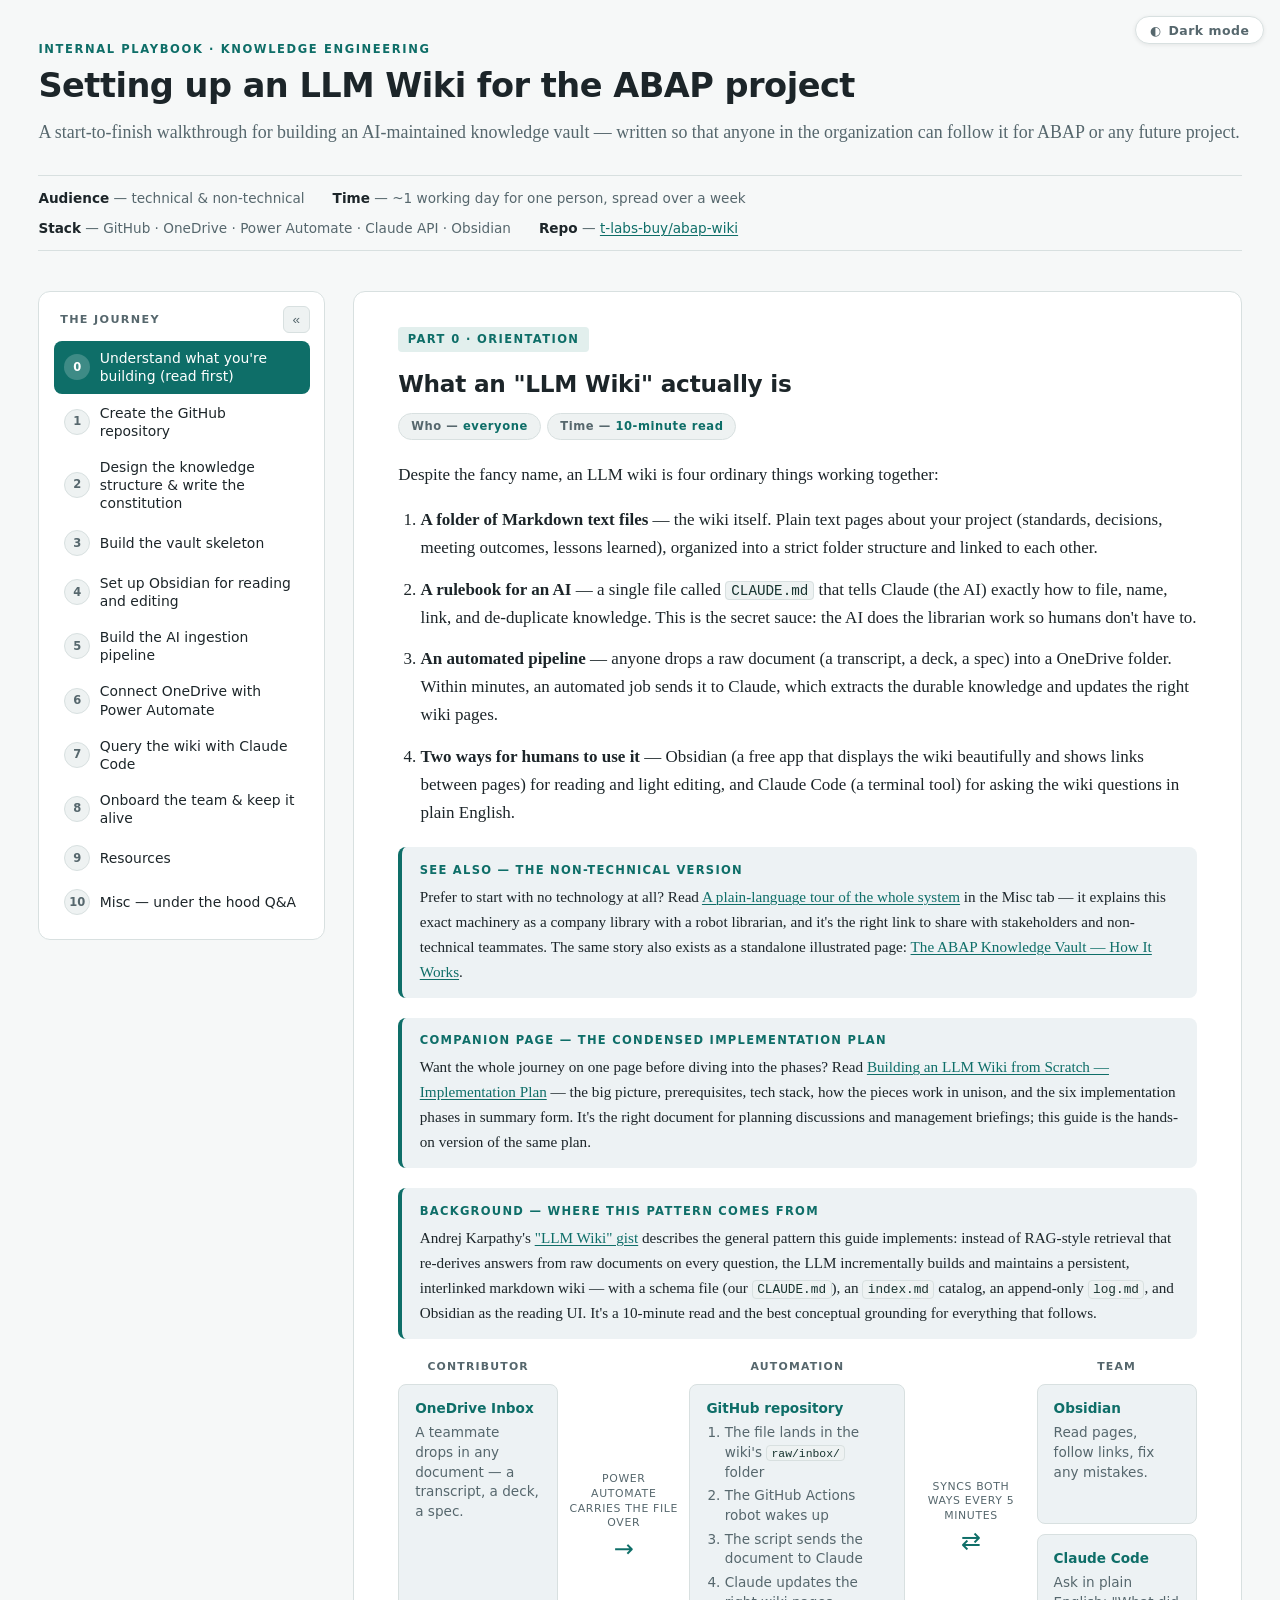
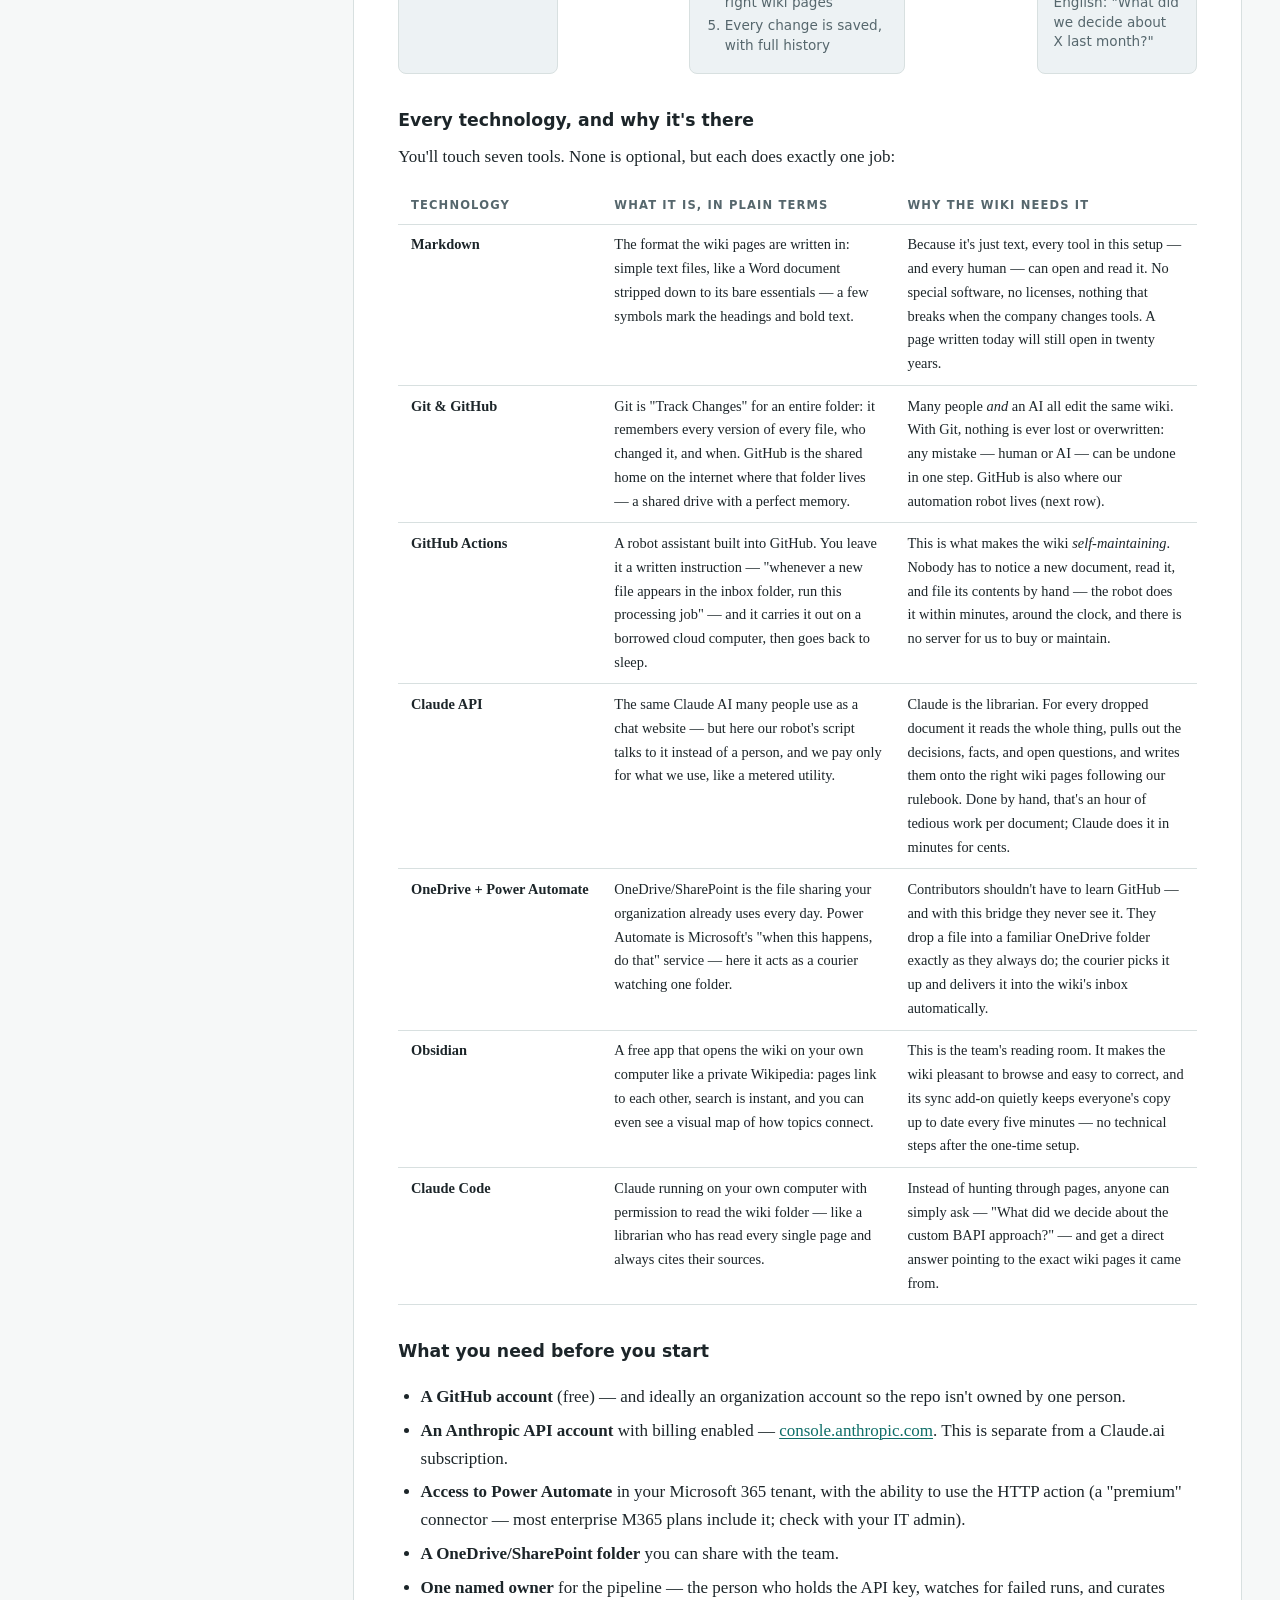
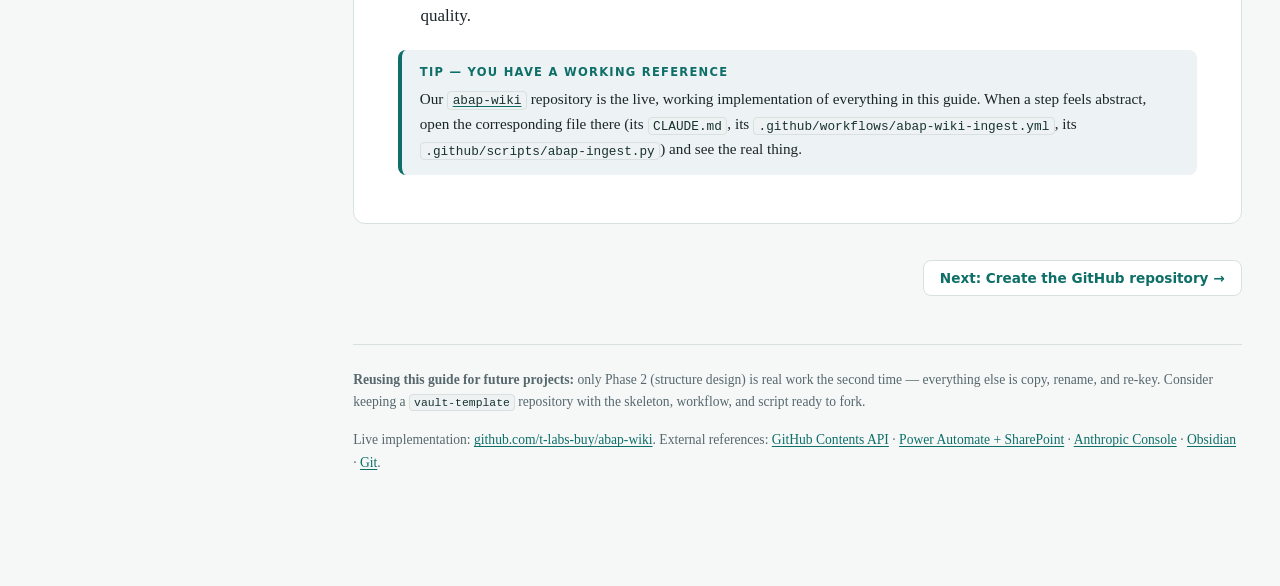
<file: abap-llm-wiki-setup-guide.html>
<!doctype html>
<html lang="en">
  <head>
    <meta charset="utf-8" />
    <meta name="viewport" content="width=device-width, initial-scale=1" />
    <title>ABAP LLM Wiki — Setup Guide</title>
    <style>
      :root {
        --bg: #f6f8f8;
        --card: #ffffff;
        --ink: #1c2529;
        --muted: #56676d;
        --accent: #0e6e68;
        --accent-soft: #e2efed;
        --win-bg: #e8f3ea;
        --win-border: #2e7d4f;
        --warn-bg: #faf3e0;
        --warn-border: #9a6a00;
        --why-bg: #edf2f4;
        --border: #d8e0e0;
        --code-bg: #eef2f2;
        --code-ink: #17332f;
      }
      @media (prefers-color-scheme: dark) {
        :root {
          --bg: #131a1c;
          --card: #1a2326;
          --ink: #e3eae9;
          --muted: #9db0ae;
          --accent: #55c2b8;
          --accent-soft: #173733;
          --win-bg: #16301f;
          --win-border: #4caf7a;
          --warn-bg: #33290f;
          --warn-border: #d9a53a;
          --why-bg: #1e282c;
          --border: #2b3a3d;
          --code-bg: #101a1c;
          --code-ink: #c6e5df;
        }
      }
      /* Manual toggle overrides — must win over the OS preference in both directions */
      :root[data-theme="dark"] {
        --bg: #131a1c;
        --card: #1a2326;
        --ink: #e3eae9;
        --muted: #9db0ae;
        --accent: #55c2b8;
        --accent-soft: #173733;
        --win-bg: #16301f;
        --win-border: #4caf7a;
        --warn-bg: #33290f;
        --warn-border: #d9a53a;
        --why-bg: #1e282c;
        --border: #2b3a3d;
        --code-bg: #101a1c;
        --code-ink: #c6e5df;
      }
      :root[data-theme="light"] {
        --bg: #f6f8f8;
        --card: #ffffff;
        --ink: #1c2529;
        --muted: #56676d;
        --accent: #0e6e68;
        --accent-soft: #e2efed;
        --win-bg: #e8f3ea;
        --win-border: #2e7d4f;
        --warn-bg: #faf3e0;
        --warn-border: #9a6a00;
        --why-bg: #edf2f4;
        --border: #d8e0e0;
        --code-bg: #eef2f2;
        --code-ink: #17332f;
      }

      .theme-toggle {
        position: fixed;
        top: 1rem;
        right: 1rem;
        z-index: 10;
        display: inline-flex;
        align-items: center;
        gap: 0.45rem;
        background: var(--card);
        color: var(--muted);
        border: 1px solid var(--border);
        border-radius: 999px;
        padding: 0.35rem 0.85rem;
        font-family: "Avenir Next", "Segoe UI", system-ui, sans-serif;
        font-size: 0.78rem;
        font-weight: 600;
        letter-spacing: 0.04em;
        cursor: pointer;
        box-shadow: 0 1px 4px rgba(0, 0, 0, 0.08);
      }
      .theme-toggle:hover {
        color: var(--accent);
        border-color: var(--accent);
      }
      .theme-toggle:focus-visible {
        outline: 2px solid var(--accent);
        outline-offset: 2px;
      }
      @media print {
        .theme-toggle {
          display: none;
        }
      }

      figure.shot {
        margin: 1.2rem 0;
      }
      figure.shot img {
        display: block;
        width: 100%;
        border: 1px solid var(--border);
        border-radius: 8px;
        box-shadow: 0 1px 4px rgba(0, 0, 0, 0.08);
      }
      figure.shot figcaption {
        font-size: 0.85rem;
        color: var(--muted);
        margin-top: 0.45rem;
      }

      body {
        background: var(--bg);
        color: var(--ink);
        font-family:
          Charter, "Bitstream Charter", "Source Serif Pro", Georgia, serif;
        font-size: 17px;
        line-height: 1.65;
        margin: 0;
      }
      main {
        margin: 0;
        padding: 2.5rem clamp(1rem, 3vw, 3rem) 6rem;
      }

      h1,
      h2,
      h3,
      h4,
      .label,
      nav,
      .phase-tag {
        font-family:
          "Avenir Next",
          "Segoe UI",
          system-ui,
          -apple-system,
          sans-serif;
      }
      h1 {
        font-size: 2.1rem;
        line-height: 1.15;
        letter-spacing: -0.015em;
        text-wrap: balance;
        margin: 0.5rem 0 0.75rem;
      }
      h2 {
        font-size: 1.45rem;
        margin: 0 0 1rem;
        letter-spacing: -0.01em;
        text-wrap: balance;
      }
      h3 {
        font-size: 1.08rem;
        margin: 2rem 0 0.5rem;
      }
      h4 {
        font-size: 0.98rem;
        margin: 1.5rem 0 0.4rem;
      }
      p {
        margin: 0 0 1rem;
      }
      a {
        color: var(--accent);
        text-decoration-thickness: 1px;
        text-underline-offset: 2px;
      }
      a:focus-visible {
        outline: 2px solid var(--accent);
        outline-offset: 2px;
        border-radius: 2px;
      }

      .eyebrow {
        font-family: "Avenir Next", "Segoe UI", system-ui, sans-serif;
        text-transform: uppercase;
        letter-spacing: 0.14em;
        font-size: 0.72rem;
        color: var(--accent);
        font-weight: 600;
        margin: 0;
      }
      .lede {
        font-size: 1.12rem;
        color: var(--muted);
        margin-bottom: 0;
        text-wrap: balance;
      }

      .meta-strip {
        display: flex;
        flex-wrap: wrap;
        gap: 0.5rem 1.75rem;
        font-family: "Avenir Next", "Segoe UI", system-ui, sans-serif;
        font-size: 0.85rem;
        color: var(--muted);
        border-top: 1px solid var(--border);
        border-bottom: 1px solid var(--border);
        padding: 0.65rem 0;
        margin: 1.75rem 0 2.5rem;
      }
      .meta-strip strong {
        color: var(--ink);
        font-weight: 600;
      }

      .layout {
        display: flex;
        gap: 1.75rem;
        align-items: flex-start;
      }
      nav.sidebar {
        position: sticky;
        top: 1.25rem;
        flex: none;
        width: 256px;
        background: var(--card);
        border: 1px solid var(--border);
        border-radius: 12px;
        padding: 0.9rem;
        font-size: 0.87rem;
      }
      nav.sidebar .label {
        text-transform: uppercase;
        letter-spacing: 0.12em;
        font-size: 0.7rem;
        font-weight: 600;
        color: var(--muted);
        display: block;
        margin: 0.2rem 0 0.6rem 0.4rem;
      }
      nav.sidebar a.tab {
        display: flex;
        align-items: center;
        gap: 0.6rem;
        padding: 0.5rem 0.65rem;
        border-radius: 8px;
        text-decoration: none;
        color: var(--ink);
        line-height: 1.3;
        margin-bottom: 2px;
      }
      nav.sidebar a.tab .num {
        flex: none;
        width: 1.5rem;
        height: 1.5rem;
        border-radius: 50%;
        border: 1px solid var(--border);
        background: var(--code-bg);
        color: var(--muted);
        font-size: 0.72rem;
        font-weight: 700;
        display: flex;
        align-items: center;
        justify-content: center;
      }
      nav.sidebar a.tab:hover {
        background: var(--accent-soft);
      }
      nav.sidebar a.tab.active {
        background: var(--accent);
        color: #fff;
      }
      nav.sidebar a.tab.active .num {
        background: rgba(255, 255, 255, 0.2);
        border-color: transparent;
        color: #fff;
      }
      .sidebar-head {
        display: flex;
        align-items: center;
        justify-content: space-between;
        gap: 0.5rem;
      }
      .sidebar-toggle {
        flex: none;
        width: 1.7rem;
        height: 1.7rem;
        display: flex;
        align-items: center;
        justify-content: center;
        border: 1px solid var(--border);
        border-radius: 6px;
        background: var(--code-bg);
        color: var(--muted);
        font-size: 0.85rem;
        line-height: 1;
        cursor: pointer;
        margin: 0 0 0.5rem;
      }
      .sidebar-toggle:hover {
        color: var(--accent);
        border-color: var(--accent);
      }
      .sidebar-toggle:focus-visible {
        outline: 2px solid var(--accent);
        outline-offset: 2px;
      }
      nav.sidebar.collapsed {
        width: auto;
        padding: 0.6rem;
      }
      nav.sidebar.collapsed .sidebar-head {
        justify-content: center;
      }
      nav.sidebar.collapsed .label {
        display: none;
      }
      nav.sidebar.collapsed a.tab {
        font-size: 0;
        gap: 0;
        padding: 0.4rem;
        justify-content: center;
      }
      .content {
        flex: 1;
        min-width: 0;
      }
      section.phase {
        display: none;
      }
      section.phase.active {
        display: block;
      }
      .pager {
        display: flex;
        justify-content: space-between;
        gap: 1rem;
        margin-top: 1.5rem;
      }
      .pager button {
        font-family: "Avenir Next", "Segoe UI", system-ui, sans-serif;
        font-size: 0.85rem;
        font-weight: 600;
        color: var(--accent);
        background: var(--card);
        border: 1px solid var(--border);
        border-radius: 8px;
        padding: 0.55rem 1rem;
        cursor: pointer;
        max-width: 48%;
        text-align: left;
      }
      .pager button:hover {
        border-color: var(--accent);
      }
      .pager button:focus-visible {
        outline: 2px solid var(--accent);
        outline-offset: 2px;
      }
      .pager button:disabled {
        visibility: hidden;
      }
      @media (max-width: 900px) {
        .layout {
          flex-direction: column;
        }
        nav.sidebar {
          position: static;
          width: 100%;
          display: flex;
          overflow-x: auto;
          gap: 4px;
          padding: 0.6rem;
        }
        nav.sidebar .label,
        .sidebar-head {
          display: none;
        }
        nav.sidebar a.tab {
          flex: none;
          white-space: nowrap;
          margin-bottom: 0;
        }
        nav.sidebar.collapsed {
          width: 100%;
          padding: 0.6rem;
        }
        nav.sidebar.collapsed a.tab {
          font-size: 0.87rem;
          gap: 0.6rem;
          padding: 0.5rem 0.65rem;
          justify-content: flex-start;
        }
      }

      section.phase {
        background: var(--card);
        border: 1px solid var(--border);
        border-radius: 12px;
        padding: 2rem 2.75rem 1.75rem;
        margin-bottom: 2.25rem;
      }
      @media (max-width: 640px) {
        section.phase {
          padding: 1.4rem 1.1rem;
        }
      }
      .phase-tag {
        display: inline-block;
        background: var(--accent-soft);
        color: var(--accent);
        font-size: 0.72rem;
        font-weight: 700;
        letter-spacing: 0.12em;
        text-transform: uppercase;
        border-radius: 4px;
        padding: 0.2rem 0.6rem;
        margin-bottom: 0.8rem;
      }

      .win,
      .why,
      .warn {
        border-radius: 8px;
        padding: 0.85rem 1.1rem;
        margin: 1.25rem 0;
        font-size: 0.95rem;
      }
      .win {
        background: var(--win-bg);
        border-left: 4px solid var(--win-border);
      }
      .win .label,
      .why .label,
      .warn .label {
        display: block;
        font-weight: 700;
        font-size: 0.72rem;
        text-transform: uppercase;
        letter-spacing: 0.11em;
        margin-bottom: 0.25rem;
      }
      .win .label {
        color: var(--win-border);
      }
      .why {
        background: var(--why-bg);
        border-left: 4px solid var(--accent);
      }
      .why .label {
        color: var(--accent);
      }
      .warn {
        background: var(--warn-bg);
        border-left: 4px solid var(--warn-border);
      }
      .warn .label {
        color: var(--warn-border);
      }
      .win p:last-child,
      .why p:last-child,
      .warn p:last-child {
        margin-bottom: 0;
      }

      pre {
        background: var(--code-bg);
        color: var(--code-ink);
        border: 1px solid var(--border);
        border-radius: 8px;
        padding: 0.9rem 1.1rem;
        overflow-x: auto;
        font-size: 0.83rem;
        line-height: 1.55;
        margin: 0.75rem 0 1.25rem;
      }
      code,
      pre {
        font-family:
          ui-monospace, "SF Mono", "Cascadia Code", Menlo, Consolas, monospace;
      }
      p code,
      li code,
      td code {
        background: var(--code-bg);
        border: 1px solid var(--border);
        border-radius: 4px;
        padding: 0.06em 0.35em;
        font-size: 0.84em;
        color: var(--code-ink);
        overflow-wrap: anywhere;
      }

      .tablewrap {
        overflow-x: auto;
        margin: 0.75rem 0 1.5rem;
      }
      table {
        border-collapse: collapse;
        width: 100%;
        font-size: 0.9rem;
      }
      th,
      td {
        text-align: left;
        padding: 0.55rem 0.8rem;
        border-bottom: 1px solid var(--border);
        vertical-align: top;
      }
      th {
        font-family: "Avenir Next", "Segoe UI", system-ui, sans-serif;
        font-size: 0.72rem;
        text-transform: uppercase;
        letter-spacing: 0.1em;
        color: var(--muted);
      }
      td:first-child {
        font-weight: 600;
        white-space: nowrap;
      }
      @media (max-width: 640px) {
        td:first-child {
          white-space: normal;
        }
      }

      ol.steps {
        padding-left: 1.4rem;
      }
      ol.steps > li {
        margin-bottom: 0.85rem;
      }
      ul {
        padding-left: 1.4rem;
      }
      li {
        margin-bottom: 0.35rem;
      }

      .flow {
        display: flex;
        align-items: stretch;
        gap: 0.6rem;
        margin: 1.25rem 0 1.75rem;
        font-family: "Avenir Next", "Segoe UI", system-ui, sans-serif;
        font-size: 0.85rem;
        line-height: 1.45;
      }
      .flow-col {
        flex: 1;
        display: flex;
        flex-direction: column;
        gap: 0.6rem;
        min-width: 0;
      }
      .flow-main {
        flex: 1.35;
      }
      .flow-role {
        text-transform: uppercase;
        letter-spacing: 0.11em;
        font-size: 0.68rem;
        font-weight: 700;
        color: var(--muted);
        text-align: center;
      }
      .flow-box {
        background: var(--why-bg);
        border: 1px solid var(--border);
        border-radius: 8px;
        padding: 0.85rem 1rem;
        flex: 1;
      }
      .flow-box strong {
        display: block;
        color: var(--accent);
        margin-bottom: 0.3rem;
      }
      .flow-box span {
        color: var(--muted);
      }
      .flow-box ol {
        margin: 0;
        padding-left: 1.15rem;
        color: var(--muted);
      }
      .flow-box ol li {
        margin-bottom: 0.25rem;
      }
      .flow-arrow {
        display: flex;
        flex-direction: column;
        align-items: center;
        justify-content: center;
        gap: 0.35rem;
        min-width: 6rem;
        max-width: 7rem;
        text-align: center;
      }
      .flow-arrow .lbl {
        font-size: 0.68rem;
        text-transform: uppercase;
        letter-spacing: 0.06em;
        color: var(--muted);
        line-height: 1.35;
      }
      .flow-arrow::after {
        color: var(--accent);
        font-size: 1.5rem;
        line-height: 1;
      }
      .a1::after {
        content: "→";
      }
      .a2::after {
        content: "⇄";
      }
      @media (max-width: 760px) {
        .flow {
          flex-direction: column;
        }
        .flow-arrow {
          min-width: 0;
          max-width: none;
        }
        .a1::after {
          content: "↓";
        }
        .a2::after {
          content: "⇅";
        }
      }

      .phase-meta {
        display: flex;
        flex-wrap: wrap;
        gap: 0.4rem;
        margin: -0.4rem 0 1.3rem;
      }
      .chip {
        font-family: "Avenir Next", "Segoe UI", system-ui, sans-serif;
        font-size: 0.72rem;
        font-weight: 600;
        letter-spacing: 0.05em;
        color: var(--muted);
        background: var(--code-bg);
        border: 1px solid var(--border);
        border-radius: 999px;
        padding: 0.2rem 0.75rem;
      }
      .chip strong {
        color: var(--accent);
      }

      .step-h {
        display: flex;
        align-items: center;
        gap: 0.65rem;
        font-family: "Avenir Next", "Segoe UI", system-ui, sans-serif;
        font-size: 1rem;
        font-weight: 700;
        margin: 2.1rem 0 0.8rem;
        padding-top: 1.4rem;
        border-top: 1px dashed var(--border);
      }
      .step-h .n {
        flex: none;
        width: 1.75rem;
        height: 1.75rem;
        border-radius: 50%;
        background: var(--accent);
        color: var(--card);
        display: flex;
        align-items: center;
        justify-content: center;
        font-size: 0.9rem;
      }

      .cards {
        display: grid;
        grid-template-columns: repeat(auto-fit, minmax(240px, 1fr));
        gap: 0.8rem;
        margin: 1rem 0 1.5rem;
      }
      .card {
        background: var(--why-bg);
        border: 1px solid var(--border);
        border-left: 4px solid var(--accent);
        border-radius: 8px;
        padding: 0.9rem 1rem;
        font-size: 0.92rem;
      }
      .card .card-title {
        display: block;
        font-family: "Avenir Next", "Segoe UI", system-ui, sans-serif;
        font-size: 0.82rem;
        font-weight: 700;
        text-transform: uppercase;
        letter-spacing: 0.06em;
        color: var(--accent);
        margin-bottom: 0.4rem;
      }

      .qa {
        background: var(--code-bg);
        border: 1px solid var(--border);
        border-radius: 10px;
        padding: 1.25rem 1.4rem 1.1rem;
        margin: 2rem 0 1.5rem;
      }
      .qa .q {
        font-family: "Avenir Next", "Segoe UI", system-ui, sans-serif;
        font-size: 1.05rem;
        font-weight: 700;
        margin: 0 0 0.6rem;
      }
      .qa .q::before {
        content: "Q — ";
        color: var(--accent);
      }
      .qa > :last-child {
        margin-bottom: 0;
      }

      .choice {
        display: grid;
        grid-template-columns: 1fr 1fr;
        gap: 0.8rem;
        margin: 1rem 0 1.5rem;
      }
      @media (max-width: 720px) {
        .choice {
          grid-template-columns: 1fr;
        }
      }
      .choice-box {
        background: var(--card);
        border: 1px solid var(--border);
        border-radius: 8px;
        padding: 0.9rem 1rem;
        font-size: 0.92rem;
      }
      .choice-box.a {
        border-top: 4px solid var(--accent);
      }
      .choice-box.b {
        border-top: 4px solid var(--warn-border);
      }
      .choice-box .ct {
        display: block;
        font-family: "Avenir Next", "Segoe UI", system-ui, sans-serif;
        font-size: 0.82rem;
        font-weight: 700;
        text-transform: uppercase;
        letter-spacing: 0.06em;
        margin-bottom: 0.4rem;
      }
      .choice-box.a .ct {
        color: var(--accent);
      }
      .choice-box.b .ct {
        color: var(--warn-border);
      }
      .win ol:last-child,
      .why ol:last-child,
      .warn ol:last-child {
        margin-bottom: 0;
      }

      footer {
        color: var(--muted);
        font-size: 0.85rem;
        border-top: 1px solid var(--border);
        padding-top: 1.5rem;
        margin-top: 3rem;
      }
      @media (prefers-reduced-motion: no-preference) {
        html {
          scroll-behavior: smooth;
        }
      }
      @media print {
        body {
          background: #fff;
        }
        section.phase {
          display: block !important;
          border: none;
          padding: 0;
          margin-bottom: 1.5rem;
          break-inside: avoid-page;
        }
        .layout {
          display: block;
        }
        nav.sidebar,
        .pager {
          display: none;
        }
      }
    </style>
  </head>
  <body>
    <button
      class="theme-toggle"
      id="themeToggle"
      type="button"
      aria-live="polite"
    >
      <span id="themeIcon" aria-hidden="true">◐</span>
      <span id="themeLabel">Dark mode</span>
    </button>
    <main>
      <p class="eyebrow">Internal playbook · Knowledge engineering</p>
      <h1>Setting up an LLM Wiki for the ABAP project</h1>
      <p class="lede">
        A start-to-finish walkthrough for building an AI-maintained knowledge
        vault — written so that anyone in the organization can follow it for
        ABAP or any future project.
      </p>

      <div class="meta-strip">
        <span><strong>Audience</strong> — technical &amp; non-technical</span>
        <span
          ><strong>Time</strong> — ~1 working day for one person, spread over a
          week</span
        >
        <span
          ><strong>Stack</strong> — GitHub · OneDrive · Power Automate · Claude
          API · Obsidian</span
        >
        <span
          ><strong>Repo</strong> —
          <a href="https://github.com/t-labs-buy/abap-wiki"
            >t-labs-buy/abap-wiki</a
          ></span
        >
      </div>

      <div class="layout">
        <nav class="sidebar" aria-label="Sections">
          <div class="sidebar-head">
            <span class="label">The journey</span>
            <button
              class="sidebar-toggle"
              id="sidebarToggle"
              type="button"
              aria-expanded="true"
              aria-label="Minimize sidebar"
              title="Minimize sidebar"
            >
              «
            </button>
          </div>
          <a class="tab" href="#part0"
            ><span class="num">0</span>Understand what you're building (read
            first)</a
          >
          <a class="tab" href="#phase1"
            ><span class="num">1</span>Create the GitHub repository</a
          >
          <a class="tab" href="#phase2"
            ><span class="num">2</span>Design the knowledge structure &amp;
            write the constitution</a
          >
          <a class="tab" href="#phase3"
            ><span class="num">3</span>Build the vault skeleton</a
          >
          <a class="tab" href="#phase4"
            ><span class="num">4</span>Set up Obsidian for reading and
            editing</a
          >
          <a class="tab" href="#phase5"
            ><span class="num">5</span>Build the AI ingestion pipeline</a
          >
          <a class="tab" href="#phase6"
            ><span class="num">6</span>Connect OneDrive with Power Automate</a
          >
          <a class="tab" href="#phase7"
            ><span class="num">7</span>Query the wiki with Claude Code</a
          >
          <a class="tab" href="#phase8"
            ><span class="num">8</span>Onboard the team &amp; keep it alive</a
          >
          <a class="tab" href="#resources"
            ><span class="num">9</span>Resources</a
          >
          <a class="tab" href="#misc"
            ><span class="num">10</span>Misc — under the hood Q&amp;A</a
          >
        </nav>
        <div class="content">
          <!-- ============================================================ -->
          <section class="phase" id="part0">
            <span class="phase-tag">Part 0 · Orientation</span>
            <h2>What an "LLM Wiki" actually is</h2>
            <div class="phase-meta">
              <span class="chip">Who — <strong>everyone</strong></span>
              <span class="chip">Time — <strong>10-minute read</strong></span>
            </div>
            <p>
              Despite the fancy name, an LLM wiki is four ordinary things
              working together:
            </p>
            <ol class="steps">
              <li>
                <strong>A folder of Markdown text files</strong> — the wiki
                itself. Plain text pages about your project (standards,
                decisions, meeting outcomes, lessons learned), organized into a
                strict folder structure and linked to each other.
              </li>
              <li>
                <strong>A rulebook for an AI</strong> — a single file called
                <code>CLAUDE.md</code> that tells Claude (the AI) exactly how to
                file, name, link, and de-duplicate knowledge. This is the secret
                sauce: the AI does the librarian work so humans don't have to.
              </li>
              <li>
                <strong>An automated pipeline</strong> — anyone drops a raw
                document (a transcript, a deck, a spec) into a OneDrive folder.
                Within minutes, an automated job sends it to Claude, which
                extracts the durable knowledge and updates the right wiki pages.
              </li>
              <li>
                <strong>Two ways for humans to use it</strong> — Obsidian (a
                free app that displays the wiki beautifully and shows links
                between pages) for reading and light editing, and Claude Code (a
                terminal tool) for asking the wiki questions in plain English.
              </li>
            </ol>

            <div class="why">
              <span class="label">See also — the non-technical version</span>
              <p>
                Prefer to start with no technology at all? Read
                <a href="#plain-tour"
                  >A plain-language tour of the whole system</a
                >
                in the Misc tab — it explains this exact machinery as a company
                library with a robot librarian, and it's the right link to share
                with stakeholders and non-technical teammates. The same story
                also exists as a standalone illustrated page:
                <a
                  href="abap-vault-explainer.html"
                  target="_blank"
                  rel="noopener"
                  >The ABAP Knowledge Vault — How It Works</a
                >.
              </p>
            </div>

            <div class="why">
              <span class="label"
                >Companion page — the condensed implementation plan</span
              >
              <p>
                Want the whole journey on one page before diving into the
                phases? Read
                <a
                  href="llm-wiki-implementation-plan.html"
                  target="_blank"
                  rel="noopener"
                  >Building an LLM Wiki from Scratch — Implementation Plan</a
                >
                — the big picture, prerequisites, tech stack, how the pieces
                work in unison, and the six implementation phases in summary
                form. It's the right document for planning discussions and
                management briefings; this guide is the hands-on version of the
                same plan.
              </p>
            </div>

            <div class="why">
              <span class="label"
                >Background — where this pattern comes from</span
              >
              <p>
                Andrej Karpathy's
                <a
                  href="https://gist.github.com/karpathy/442a6bf555914893e9891c11519de94f"
                  >"LLM Wiki" gist</a
                >
                describes the general pattern this guide implements: instead of
                RAG-style retrieval that re-derives answers from raw documents
                on every question, the LLM incrementally builds and maintains a
                persistent, interlinked markdown wiki — with a schema file (our
                <code>CLAUDE.md</code>), an <code>index.md</code> catalog, an
                append-only <code>log.md</code>, and Obsidian as the reading UI.
                It's a 10-minute read and the best conceptual grounding for
                everything that follows.
              </p>
            </div>

            <div class="flow">
              <div class="flow-col">
                <div class="flow-role">Contributor</div>
                <div class="flow-box">
                  <strong>OneDrive Inbox</strong>
                  <span
                    >A teammate drops in any document — a transcript, a deck, a
                    spec.</span
                  >
                </div>
              </div>
              <div class="flow-arrow a1">
                <span class="lbl">Power Automate carries the file over</span>
              </div>
              <div class="flow-col flow-main">
                <div class="flow-role">Automation</div>
                <div class="flow-box">
                  <strong>GitHub repository</strong>
                  <ol>
                    <li>
                      The file lands in the wiki's
                      <code>raw/inbox/</code> folder
                    </li>
                    <li>The GitHub Actions robot wakes up</li>
                    <li>The script sends the document to Claude</li>
                    <li>Claude updates the right wiki pages</li>
                    <li>Every change is saved, with full history</li>
                  </ol>
                </div>
              </div>
              <div class="flow-arrow a2">
                <span class="lbl">Syncs both ways every 5 minutes</span>
              </div>
              <div class="flow-col">
                <div class="flow-role">Team</div>
                <div class="flow-box">
                  <strong>Obsidian</strong>
                  <span>Read pages, follow links, fix any mistakes.</span>
                </div>
                <div class="flow-box">
                  <strong>Claude Code</strong>
                  <span
                    >Ask in plain English: "What did we decide about X last
                    month?"</span
                  >
                </div>
              </div>
            </div>

            <h3>Every technology, and why it's there</h3>
            <p>
              You'll touch seven tools. None is optional, but each does exactly
              one job:
            </p>
            <div class="tablewrap">
              <table>
                <tr>
                  <th>Technology</th>
                  <th>What it is, in plain terms</th>
                  <th>Why the wiki needs it</th>
                </tr>
                <tr>
                  <td>Markdown</td>
                  <td>
                    The format the wiki pages are written in: simple text files,
                    like a Word document stripped down to its bare essentials —
                    a few symbols mark the headings and bold text.
                  </td>
                  <td>
                    Because it's just text, every tool in this setup — and every
                    human — can open and read it. No special software, no
                    licenses, nothing that breaks when the company changes
                    tools. A page written today will still open in twenty years.
                  </td>
                </tr>
                <tr>
                  <td>Git &amp; GitHub</td>
                  <td>
                    Git is "Track Changes" for an entire folder: it remembers
                    every version of every file, who changed it, and when.
                    GitHub is the shared home on the internet where that folder
                    lives — a shared drive with a perfect memory.
                  </td>
                  <td>
                    Many people <em>and</em> an AI all edit the same wiki. With
                    Git, nothing is ever lost or overwritten: any mistake —
                    human or AI — can be undone in one step. GitHub is also
                    where our automation robot lives (next row).
                  </td>
                </tr>
                <tr>
                  <td>GitHub Actions</td>
                  <td>
                    A robot assistant built into GitHub. You leave it a written
                    instruction — "whenever a new file appears in the inbox
                    folder, run this processing job" — and it carries it out on
                    a borrowed cloud computer, then goes back to sleep.
                  </td>
                  <td>
                    This is what makes the wiki <em>self-maintaining</em>.
                    Nobody has to notice a new document, read it, and file its
                    contents by hand — the robot does it within minutes, around
                    the clock, and there is no server for us to buy or maintain.
                  </td>
                </tr>
                <tr>
                  <td>Claude API</td>
                  <td>
                    The same Claude AI many people use as a chat website — but
                    here our robot's script talks to it instead of a person, and
                    we pay only for what we use, like a metered utility.
                  </td>
                  <td>
                    Claude is the librarian. For every dropped document it reads
                    the whole thing, pulls out the decisions, facts, and open
                    questions, and writes them onto the right wiki pages
                    following our rulebook. Done by hand, that's an hour of
                    tedious work per document; Claude does it in minutes for
                    cents.
                  </td>
                </tr>
                <tr>
                  <td>OneDrive + Power Automate</td>
                  <td>
                    OneDrive/SharePoint is the file sharing your organization
                    already uses every day. Power Automate is Microsoft's "when
                    this happens, do that" service — here it acts as a courier
                    watching one folder.
                  </td>
                  <td>
                    Contributors shouldn't have to learn GitHub — and with this
                    bridge they never see it. They drop a file into a familiar
                    OneDrive folder exactly as they always do; the courier picks
                    it up and delivers it into the wiki's inbox automatically.
                  </td>
                </tr>
                <tr>
                  <td>Obsidian</td>
                  <td>
                    A free app that opens the wiki on your own computer like a
                    private Wikipedia: pages link to each other, search is
                    instant, and you can even see a visual map of how topics
                    connect.
                  </td>
                  <td>
                    This is the team's reading room. It makes the wiki pleasant
                    to browse and easy to correct, and its sync add-on quietly
                    keeps everyone's copy up to date every five minutes — no
                    technical steps after the one-time setup.
                  </td>
                </tr>
                <tr>
                  <td>Claude Code</td>
                  <td>
                    Claude running on your own computer with permission to read
                    the wiki folder — like a librarian who has read every single
                    page and always cites their sources.
                  </td>
                  <td>
                    Instead of hunting through pages, anyone can simply ask —
                    "What did we decide about the custom BAPI approach?" — and
                    get a direct answer pointing to the exact wiki pages it came
                    from.
                  </td>
                </tr>
              </table>
            </div>

            <h3>What you need before you start</h3>
            <ul>
              <li>
                <strong>A GitHub account</strong> (free) — and ideally an
                organization account so the repo isn't owned by one person.
              </li>
              <li>
                <strong>An Anthropic API account</strong> with billing enabled —
                <a href="https://console.anthropic.com">console.anthropic.com</a
                >. This is separate from a Claude.ai subscription.
              </li>
              <li>
                <strong>Access to Power Automate</strong> in your Microsoft 365
                tenant, with the ability to use the HTTP action (a "premium"
                connector — most enterprise M365 plans include it; check with
                your IT admin).
              </li>
              <li>
                <strong>A OneDrive/SharePoint folder</strong> you can share with
                the team.
              </li>
              <li>
                <strong>One named owner</strong> for the pipeline — the person
                who holds the API key, watches for failed runs, and curates
                quality.
              </li>
            </ul>

            <div class="why">
              <span class="label">Tip — you have a working reference</span>
              <p>
                Our
                <a href="https://github.com/t-labs-buy/abap-wiki"
                  ><code>abap-wiki</code></a
                >
                repository is the live, working implementation of everything in
                this guide. When a step feels abstract, open the corresponding
                file there (its <code>CLAUDE.md</code>, its
                <code>.github/workflows/abap-wiki-ingest.yml</code>, its
                <code>.github/scripts/abap-ingest.py</code>) and see the real
                thing.
              </p>
            </div>
          </section>

          <!-- ============================================================ -->
          <section class="phase" id="phase1">
            <span class="phase-tag">Phase 1 · Foundation</span>
            <h2>Create the GitHub repository</h2>
            <div class="phase-meta">
              <span class="chip">Who — <strong>pipeline owner</strong></span>
              <span class="chip">Time — <strong>~15 min</strong></span>
            </div>
            <p>
              The repository is the single home for everything: wiki pages, the
              AI rulebook, and the automation code.
            </p>
            <ol class="steps">
              <li>
                Sign in to GitHub and click
                <strong>New repository</strong> (github.com/new).
              </li>
              <li>
                Owner: your organization (not a personal account, if you can
                avoid it). Name: <code>abap-wiki</code> — ours lives at
                <a href="https://github.com/t-labs-buy/abap-wiki"
                  >github.com/t-labs-buy/abap-wiki</a
                >.
              </li>
              <li>
                Visibility: <strong>Private</strong>. This wiki will contain
                internal project knowledge.
              </li>
              <li>
                Tick <strong>Add a README file</strong> so the repo isn't empty,
                then click <strong>Create repository</strong>.
              </li>
              <li>
                Invite your teammates: repo →
                <strong>Settings → Collaborators → Add people</strong>. Everyone
                who will read or edit through Obsidian needs
                <em>Write</em> access.
              </li>
              <li>
                Confirm Actions are allowed:
                <strong>Settings → Actions → General → Allow all actions</strong
                >, and under <em>Workflow permissions</em> select
                <strong>Read and write permissions</strong> (the pipeline must
                be able to commit the pages it writes).
              </li>
            </ol>
            <div class="win">
              <span class="label">✓ Win #1</span>
              <p>
                You have a private repository named <code>abap-wiki</code>, your
                team is invited, and Actions can write to it. The wiki has a
                home.
              </p>
            </div>
          </section>

          <!-- ============================================================ -->
          <section class="phase" id="phase2">
            <span class="phase-tag">Phase 2 · The brain</span>
            <h2>Design the knowledge structure &amp; write the constitution</h2>
            <div class="phase-meta">
              <span class="chip"
                >Who — <strong>whole team workshop</strong></span
              >
              <span class="chip">Time — <strong>1–2 hours</strong></span>
            </div>
            <p>
              This is the most important phase, and the only one that is
              genuinely
              <em>design</em> work rather than setup work. The
              <code>CLAUDE.md</code> file at the root of the repo is the AI's
              operating manual — every time the pipeline runs, Claude reads it
              and follows it literally. Get this right and the wiki stays clean
              for years; get it wrong and you get a junk drawer. (In the
              <a href="#plain-tour">plain-language tour</a>, this file is "the
              constitution" — the rulebook the robot librarian must follow.)
            </p>

            <div class="why">
              <span class="label"
                >Companion page — run a discovery interview first</span
              >
              <p>
                Before the workshop, interview the team with
                <a
                  href="abap-wiki-discovery-questions.html"
                  target="_blank"
                  rel="noopener"
                  >Fifty-six questions before we build the habit</a
                >. Part 1 of that kit (themes A–I) surfaces exactly what this
                phase needs: where knowledge lives today, the questions people
                answer over and over, and what the wiki should contain. It also
                includes a 30-minute shortlist if you can't run the full
                interview. Then, before drafting <code>CLAUDE.md</code>, read
                <a href="constitution.html" target="_blank" rel="noopener"
                  >Writing the Constitution</a
                >
                — what the rulebook really is, the requirements to gather from
                the ABAP team, and rules for writing rules that an unattended AI
                can actually follow.
              </p>
            </div>

            <h3>2a — Decide your zones (do this as a 1-hour team workshop)</h3>
            <p>
              A "zone" is a top-level folder with a clear purpose. A sales
              project's zones might be sales-shaped (offerings, pursuits,
              customers); ABAP is a technical delivery project, so the zones
              should be shaped around
              <em>what the team will want to retrieve</em>. A sensible starting
              point:
            </p>
            <div class="tablewrap">
              <table>
                <tr>
                  <th>Zone</th>
                  <th>Holds</th>
                  <th>Example pages</th>
                </tr>
                <tr>
                  <td><code>01-standards/</code></td>
                  <td>
                    Stable reference — coding standards, naming conventions,
                    architecture principles, environment/landscape docs. Changes
                    rarely.
                  </td>
                  <td><code>Standard - ABAP Naming Conventions.md</code></td>
                </tr>
                <tr>
                  <td><code>02-workstreams/</code></td>
                  <td>
                    Active work — one subfolder per workstream or module,
                    containing meetings, decisions, open questions, stakeholder
                    notes.
                  </td>
                  <td>
                    <code
                      >Decisions/OTC/Decision - OTC - Custom BAPI approach -
                      2026-07-15.md</code
                    >
                  </td>
                </tr>
                <tr>
                  <td><code>03-intelligence/</code></td>
                  <td>
                    Reusable learnings — patterns seen twice or more, lessons
                    learned, FAQs, gotchas.
                  </td>
                  <td><code>Pattern - IDoc error handling.md</code></td>
                </tr>
                <tr>
                  <td><code>04-internal/</code></td>
                  <td>
                    Team operations — contacts, onboarding, processes, runbooks.
                  </td>
                  <td><code>Runbook - Transport release.md</code></td>
                </tr>
                <tr>
                  <td><code>meta/</code></td>
                  <td>
                    System files — index, log, entity registry, dedup table.
                  </td>
                  <td><code>meta/log.md</code></td>
                </tr>
                <tr>
                  <td><code>raw/</code></td>
                  <td>
                    The processing pipeline — <code>inbox/</code> for
                    unprocessed files, <code>processed/</code> for the archive.
                  </td>
                  <td>—</td>
                </tr>
              </table>
            </div>
            <p>
              Adjust the middle two zones to your project's reality; keep
              <code>meta/</code> and <code>raw/</code> exactly as-is (the
              pipeline code depends on them).
            </p>

            <h3>2b — Write CLAUDE.md: keep the engine, replace the content</h3>
            <p>
              Our constitution lives at the root of
              <a href="https://github.com/t-labs-buy/abap-wiki"
                ><code>abap-wiki</code></a
              >
              as <code>CLAUDE.md</code>. Treat it as two layers. The
              <strong>engine</strong> — sections the pipeline depends on — must
              survive in some form. The <strong>content</strong> — the
              project-specific folders, modules and workstreams — is what gets
              replaced when you reuse this setup for a future project.
            </p>
            <div class="tablewrap">
              <table>
                <tr>
                  <th>Keep (engine)</th>
                  <th>Replace (content)</th>
                </tr>
                <tr>
                  <td style="white-space: normal">
                    Frontmatter schema · naming rules · linking rules ("never
                    create floating pages") · ingestion workflow &amp; update
                    order · deduplication logic · the pre-create entity
                    normalization check · the quality bar
                  </td>
                  <td style="white-space: normal">
                    Zone names and folder trees · page types · templates ·
                    examples · team roles and names
                  </td>
                </tr>
              </table>
            </div>
            <p>
              A minimal starter frontmatter block every page must carry (copy
              verbatim into your constitution):
            </p>
            <pre>
---
title: ""
type: ""            # standard, decision, meeting, pattern, faq, runbook ...
zone: ""            # 01-standards, 02-workstreams, 03-intelligence, 04-internal
status: active      # active | draft | archived | evergreen
owner: ""
created: YYYY-MM-DD
updated: YYYY-MM-DD
workstream: ""      # if applicable
tags: []
source_files: []    # raw files ingested into this page
---</pre>
            <div class="why">
              <span class="label">Why a "constitution" at all?</span>
              <p>
                Without written rules, every ingestion run makes its own filing
                decisions — and 100 runs later you have five spellings of the
                same module name and duplicate pages everywhere. The
                constitution turns the AI from a clever intern into a
                disciplined librarian. Its core rules —
                <em
                  >update existing pages instead of creating duplicates, every
                  page links upward to a parent, meetings are source material
                  not final artifacts</em
                >
                — earned their place through real use. Keep them.
              </p>
            </div>
            <div class="win">
              <span class="label">✓ Win #2</span>
              <p>
                Your team agrees on the zones, and a first-draft
                <code>CLAUDE.md</code> for ABAP exists. The wiki now has a
                brain.
              </p>
            </div>
          </section>

          <!-- ============================================================ -->
          <section class="phase" id="phase3">
            <span class="phase-tag">Phase 3 · The skeleton</span>
            <h2>Build the vault skeleton</h2>
            <div class="phase-meta">
              <span class="chip">Who — <strong>pipeline owner</strong></span>
              <span class="chip">Time — <strong>~30 min</strong></span>
            </div>
            <p>
              Now put the structure into the repo. If you're comfortable with
              Git, clone the repo and create folders locally; otherwise you can
              create files directly on github.com (<strong
                >Add file → Create new file</strong
              >
              — typing <code>folder/filename.md</code> creates the folder too).
              If you want the plain-English purpose of every folder you're about
              to create — the shelves, the mailroom, the librarian's desk — see
              <a href="#plain-tour">A plain-language tour of the whole system</a
              >.
            </p>
            <ol class="steps">
              <li>
                Create every zone folder from your Phase 2 design, plus
                <code>raw/inbox/</code>, <code>raw/processed/</code>, and
                <code>meta/</code>. Git doesn't store empty folders, so put a
                short <code>README.md</code> in each explaining what belongs
                there.
              </li>
              <li>Add <code>CLAUDE.md</code> at the repo root.</li>
              <li>
                Create the meta files the pipeline reads and writes:
                <ul>
                  <li>
                    <code>meta/index.md</code> — the master navigation page,
                    updated on every ingest.
                  </li>
                  <li>
                    <code>meta/log.md</code> — append-only history of what was
                    ingested when.
                  </li>
                  <li>
                    <code>meta/inbox.md</code> — the dedup table of
                    already-processed files.
                  </li>
                  <li>
                    <code>meta/entities.md</code> — the registry of canonical
                    names (module names, system names, vendor names) and their
                    aliases. Seed it with the ABAP project's known modules and
                    systems so the AI never invents a second spelling.
                  </li>
                </ul>
              </li>
              <li>
                Add a <code>_Template-*.md</code> file inside each folder where
                pages will be created (a template for decisions, one for
                meetings, one for patterns…). Templates live
                <em>next to</em> the pages they shape, so both humans and the AI
                see them at the point of use.
              </li>
            </ol>
            <div class="win">
              <span class="label">✓ Win #3</span>
              <p>
                Browsing the repo on github.com shows your full folder structure
                with templates in place. It already looks like a wiki — it just
                doesn't write itself yet.
              </p>
            </div>
          </section>

          <!-- ============================================================ -->
          <section class="phase" id="phase4">
            <span class="phase-tag">Phase 4 · The reading room</span>
            <h2>Set up Obsidian for reading and editing</h2>
            <div class="phase-meta">
              <span class="chip">Who — <strong>every team member</strong></span>
              <span class="chip">Time — <strong>~20 min each</strong></span>
            </div>
            <p>
              Each team member does this once on their own laptop. (Steps for
              the person setting up; share this section with every teammate
              later.)
            </p>
            <ol class="steps">
              <li>
                <strong>Install Git</strong> — check with
                <code>git --version</code> in Terminal/Command Prompt; if
                missing, install from
                <a href="https://git-scm.com">git-scm.com</a> (Windows: all
                default settings; Mac: <code>xcode-select --install</code>).
              </li>
              <li>
                <strong>Tell Git who you are</strong> (one time):
                <pre>
git config --global user.name "Your Name"
git config --global user.email "you@yourcompany.com"</pre>
              </li>
              <li>
                <strong>Clone the vault</strong>:
                <code
                  >git clone https://github.com/t-labs-buy/abap-wiki.git</code
                >. GitHub will ask you to sign in via the browser; Mac users may
                need a Personal Access Token (github.com → Settings → Developer
                settings → Personal access tokens).
              </li>
              <li>
                <strong>Install Obsidian</strong> from
                <a href="https://obsidian.md">obsidian.md</a> (free), choose
                <strong>Open folder as vault</strong>, and select the
                <code>abap-wiki</code> folder you just cloned — the folder
                itself, not its parent.
              </li>
              <li>
                <strong>Install the Obsidian Git plugin</strong>: Settings →
                Community plugins → Browse → search "Git" and you will find this
                repo
                <a href="https://github.com/vinzent03/obsidian-git"
                  >https://github.com/vinzent03/obsidian-git</a
                >
                → Install → Enable.
              </li>
              <li>
                <strong>Configure auto-sync</strong> in the plugin's settings:
                <div class="tablewrap">
                  <table>
                    <tr>
                      <th>Setting</th>
                      <th>Value</th>
                    </tr>
                    <tr>
                      <td>Auto commit-and-sync interval</td>
                      <td>5 (minutes)</td>
                    </tr>
                    <tr>
                      <td>Pull on startup</td>
                      <td>Enabled</td>
                    </tr>
                    <tr>
                      <td>Merge strategy on conflicts</td>
                      <td>Ours</td>
                    </tr>
                    <tr>
                      <td>Push on commit-and-sync</td>
                      <td>Enabled</td>
                    </tr>
                    <tr>
                      <td>Pull on commit-and-sync</td>
                      <td>Enabled</td>
                    </tr>
                  </table>
                </div>
              </li>
              <li>
                <strong>Verify</strong>: edit any page (add and remove a space),
                wait five minutes, then check
                github.com/t-labs-buy/abap-wiki/commits — a commit with your
                name should appear.
              </li>
            </ol>
            <div class="qa">
              <p class="q">
                Why Obsidian at all? What problem does it solve — do we really
                need it?
              </p>
              <p>
                Obsidian is the <strong>reading room</strong> of this system.
                Strictly speaking, the automation works without it — but without
                it, the team's only window into the wiki would be GitHub's file
                browser. It earns its place in three ways:
              </p>
              <div class="cards">
                <div class="card">
                  <span class="card-title">1 · A navigable knowledge web</span>
                  The whole constitution is built on <code>[[wikilinks]]</code>.
                  On github.com,
                  <code>[[Decision - OTC - Custom BAPI approach]]</code> is dead
                  text; in Obsidian it's a clickable connection, with backlinks
                  ("what links here?") and a graph view of how topics cluster.
                  GitHub shows files; Obsidian shows <em>knowledge</em>.
                </div>
                <div class="card">
                  <span class="card-title">2 · No Git knowledge needed</span>
                  Contributors are ABAP consultants and functional experts, not
                  Git users. With the Git plugin auto-syncing, a teammate edits
                  a page like a normal document — pull, commit, merge, push all
                  invisible. Without that, corrections would need Git skills, so
                  in practice they wouldn't happen. That's how vaults rot.
                </div>
                <div class="card">
                  <span class="card-title"
                    >3 · Fast enough to become a habit</span
                  >
                  Instant full-text search, offline access on every laptop,
                  folders that mirror the zones. The wiki only compounds if
                  "check the vault first" beats "ask a colleague" — and that
                  habit only forms if lookup takes seconds.
                </div>
              </div>
              <p>Division of labor — each tool has exactly one job:</p>
              <div class="tablewrap">
                <table>
                  <tr>
                    <th>Concern</th>
                    <th>Handled by</th>
                  </tr>
                  <tr>
                    <td>Storage, history, multi-user conflict safety</td>
                    <td>Git/GitHub</td>
                  </tr>
                  <tr>
                    <td>Writing and filing knowledge automatically</td>
                    <td>Claude + the ingest pipeline</td>
                  </tr>
                  <tr>
                    <td>
                      Humans reading, browsing links, and correcting pages
                    </td>
                    <td>Obsidian</td>
                  </tr>
                  <tr>
                    <td>Asking questions in plain English</td>
                    <td>Claude Code</td>
                  </tr>
                </table>
              </div>
              <p>
                Could you skip it? Technically yes — but you'd have a wiki
                written by a machine and read by almost no one, with mistakes
                nobody corrects. Obsidian closes the human half of the loop: the
                difference between a wiki your team <em>has</em> and one it
                <em>actually uses</em>.
              </p>
            </div>
            <div class="win">
              <span class="label">✓ Win #4</span>
              <p>
                Your vault opens in Obsidian, and a test edit shows up on GitHub
                within five minutes. Humans are connected.
              </p>
            </div>
          </section>

          <!-- ============================================================ -->
          <section class="phase" id="phase5">
            <span class="phase-tag">Phase 5 · The engine</span>
            <h2>Build the AI ingestion pipeline</h2>
            <div class="phase-meta">
              <span class="chip">Who — <strong>pipeline owner</strong></span>
              <span class="chip">Time — <strong>1–2 hours</strong></span>
            </div>
            <p>
              This is the automation heart: a GitHub Actions workflow that runs
              a Python script, which sends new documents to Claude and commits
              the resulting wiki updates. The working code lives in the
              <a href="https://github.com/t-labs-buy/abap-wiki"
                ><code>abap-wiki</code></a
              >
              repo — copy and adapt it; do not write this from scratch.
            </p>

            <div class="why">
              <span class="label">See also — what these two files mean</span>
              <p>
                The two files you build in this phase are "the alarm bell" (the
                workflow) and "the librarian" (the script) in
                <a href="#plain-tour"
                  >A plain-language tour of the whole system</a
                >
                — read it first if you want the intuition before the mechanics.
              </p>
            </div>

            <h3>5a — Get an Anthropic API key</h3>
            <ol class="steps">
              <li>
                Create an account at
                <a href="https://console.anthropic.com"
                  >console.anthropic.com</a
                >
                (use a team/shared org, not a personal account) and add a
                payment method under <strong>Billing</strong>.
              </li>
              <li>
                Go to <strong>API Keys → Create Key</strong>. Name it
                <code>abap-wiki-ingest</code>. Copy the key immediately — it is
                shown only once.
              </li>
              <li>
                Set a monthly spend limit in the console (e.g. $50) so a runaway
                job can never surprise you.
              </li>
            </ol>

            <h3>5b — Store the key as a GitHub secret</h3>
            <p>
              In the repo:
              <strong
                >Settings → Secrets and variables → Actions → New repository
                secret</strong
              >. Name: <code>ANTHROPIC_API_KEY</code>. Value: the key you
              copied. Secrets are encrypted; nobody (including collaborators)
              can read them back.
            </p>
            <div class="warn">
              <span class="label">Never paste the key anywhere else</span>
              <p>
                Not in the code, not in a wiki page, not in chat. The GitHub
                secret is its only home. If a key ever leaks, delete it in the
                Anthropic console and create a new one.
              </p>
            </div>

            <h3>5c — Add the workflow file</h3>
            <p>
              Create <code>.github/workflows/abap-wiki-ingest.yml</code> in the
              repo with this content (it triggers automatically whenever a file
              is pushed into <code>raw/inbox/</code>, so no separate "dispatch"
              step is needed):
            </p>
            <pre>
name: ABAP Wiki Ingest

on:
  push:
    paths:
      - 'raw/inbox/**'        # runs whenever a new file lands in the inbox
  schedule:
    - cron: '0 7 * * 1'       # weekly safety-net sweep, Mondays 07:00 UTC
  workflow_dispatch:           # manual "Run workflow" button

concurrency:
  group: wiki-ingest
  cancel-in-progress: false    # runs queue up instead of colliding

permissions:
  contents: write

jobs:
  ingest:
    runs-on: ubuntu-latest
    steps:
      - name: Checkout vault
        uses: actions/checkout@v4
        with:
          fetch-depth: 0

      - name: Set up Python
        uses: actions/setup-python@v5
        with:
          python-version: '3.11'

      - name: Install dependencies
        run: pip install anthropic pdfplumber python-pptx python-docx openpyxl

      - name: Run ingest agent
        env:
          ANTHROPIC_API_KEY: ${{ secrets.ANTHROPIC_API_KEY }}
        run: python .github/scripts/abap-ingest.py

      - name: Commit and push wiki updates
        run: |
          git config user.name "ABAP Wiki"
          git config user.email "abap-wiki@yourcompany.com"
          git add -A
          git diff --staged --quiet || git commit -m "ABAP Wiki: auto-ingest $(date +%Y-%m-%d)"
          git pull --rebase origin main
          git push</pre>

            <h3>5d — Adapt the ingestion script</h3>
            <p>
              The ingestion script lives at
              <code>.github/scripts/abap-ingest.py</code> in the
              <code>abap-wiki</code> repo. When reusing this setup for a new
              project, copy it and update three things (pair with whoever set up
              the previous wiki for 30 minutes here — it's the highest-leverage
              half hour of the whole setup):
            </p>
            <ul>
              <li>
                <strong>Model</strong> — set the model to
                <code>claude-opus-4-8</code> (the current Opus model). One line
                in the <code>call_claude</code> function.
              </li>
              <li>
                <strong>Prompt text</strong> — the script's prompt names the
                project and its zones ("You are the ABAP Wiki AI…"). Rewrite
                those sentences for the new project and its Phase 2 zones.
              </li>
              <li>
                <strong>Path validation</strong> — the script has a list of
                folders it's allowed to write into
                (<code>is_valid_vault_path</code>). Update it to your zone
                names.
              </li>
              <li>
                Everything else — file readers for PDF/PPTX/DOCX/XLSX, dedup
                against
                <code>meta/inbox.md</code>, chunking, the move-to-processed step
                — works unchanged.
              </li>
            </ul>

            <h3>5e — Test it</h3>
            <ol class="steps">
              <li>
                Put a small test document (a one-page meeting note, as PDF or
                .txt) into <code>raw/inbox/</code> — commit it via Obsidian or
                upload it on github.com into that folder.
              </li>
              <li>
                Watch the run under the repo's <strong>Actions</strong> tab.
                Green check = success.
              </li>
              <li>
                Check the results: new/updated pages in the right zone, an entry
                in
                <code>meta/log.md</code>, the test file moved to
                <code>raw/processed/</code>.
              </li>
              <li>
                If the run fails, open it in the Actions tab — the log shows the
                exact Python error. The three usual suspects: a typo in the
                secret name, the model string, or a folder the script expected
                that doesn't exist.
              </li>
            </ol>

            <div class="why">
              <span class="label">What does this cost?</span>
              <p>
                With Claude Opus 4.8 ($5 per million input tokens, $25 per
                million output tokens), a typical document — a 10-page
                transcript or a 30-slide deck — costs roughly
                <strong>$0.15–$0.60</strong> to ingest. A team feeding the wiki
                30–50 documents a month lands somewhere around
                <strong>$10–$30/month</strong>. The spend limit you set in 5a is
                your hard ceiling. GitHub Actions itself is free at this scale
                for private repos (2,000 minutes/month included).
              </p>
            </div>
            <div class="win">
              <span class="label">✓ Win #5</span>
              <p>
                A document placed in <code>raw/inbox/</code> is automatically
                read by Claude and turned into linked wiki pages, with a log
                entry to prove it. The wiki now writes itself.
              </p>
            </div>
          </section>

          <!-- ============================================================ -->
          <section class="phase" id="phase6">
            <span class="phase-tag">Phase 6 · The bridge</span>
            <h2>Connect OneDrive with Power Automate</h2>
            <div class="phase-meta">
              <span class="chip">Who — <strong>pipeline owner</strong></span>
              <span class="chip">Time — <strong>30–45 min</strong></span>
            </div>
            <p>
              Right now, feeding the wiki requires putting files into a GitHub
              folder. This phase gives contributors what they actually want:
              <em>drop a file into OneDrive, walk away</em>. Power Automate
              watches the folder and pushes each new file into the repo's
              <code>raw/inbox/</code> — which (thanks to Phase 5's
              <code>push</code> trigger) automatically starts the ingestion.
            </p>

            <h3>6a — Create the drop-zone and a GitHub token</h3>
            <ol class="steps">
              <li>
                In SharePoint or OneDrive, create a shared folder — ours is
                <code>abap_wiki/inbox</code> — and share it with the team
                ("anyone drops project documents here").
              </li>
              <li>
                On GitHub, create a
                <strong>fine-grained Personal Access Token</strong> for the
                flow: github.com → Settings → Developer settings → Fine-grained
                tokens → Generate. Scope it to <em>only</em> the
                <code>abap-wiki</code> repository with
                <strong>Contents: Read and write</strong> permission. Set a
                1-year expiry and put a reminder in your calendar to rotate it.
              </li>
            </ol>

            <h3>6b — Build the flow (about 20 minutes)</h3>
            <p>
              <strong
                >Before anything else, work out where your
                <code>Inbox</code> folder from 6a actually lives</strong
              >
              — this decides which connector you use, and it's the #1 place
              people get stuck (a folder in OneDrive is invisible to the
              SharePoint connector, and vice versa):
            </p>
            <div class="choice">
              <div class="choice-box a">
                <span class="ct">Case A — OneDrive "My files"</span>
                You created the folder at
                <a href="https://onedrive.com">onedrive.com</a> or in the
                OneDrive app → use the
                <strong>OneDrive for Business</strong> connector.
                <em
                  >(This is our setup: <code>abap_wiki/inbox</code> — follow the
                  Case A path throughout.)</em
                >
              </div>
              <div class="choice-box b">
                <span class="ct">Case B — SharePoint site / Teams channel</span>
                You reach the folder through a site's
                <strong>Documents</strong> library or a channel's
                <strong>Files</strong> tab → use the
                <strong>SharePoint</strong> connector. A Teams folder lives in
                SharePoint: site = team name, library = <code>Documents</code>,
                folder = channel name.
              </div>
            </div>
            <div class="why">
              <span class="label">Not sure which you have? Check the URL.</span>
              <p>
                Open the folder in your browser and look at the address bar:
                <code>https://&lt;yourcompany&gt;-my.sharepoint.com/...</code>
                (note the <code>-my</code>) is your personal OneDrive → use the
                <strong>OneDrive for Business</strong> connector.
                <code
                  >https://&lt;yourcompany&gt;.sharepoint.com/sites/&lt;SiteName&gt;/...</code
                >
                is a SharePoint site → use the
                <strong>SharePoint</strong> connector. Don't be fooled by
                <code>sharepoint.com</code> appearing in both — OneDrive for
                Business is hosted on SharePoint infrastructure, but Power
                Automate's connectors treat them as two separate worlds.
              </p>
            </div>

            <div class="step-h"><span class="n">1</span> Create the flow</div>
            <ol class="steps">
              <li>
                Go to
                <a href="https://make.powerautomate.com"
                  >make.powerautomate.com</a
                >
                and sign in with your <strong>work</strong> Microsoft 365
                account (the same one that owns the OneDrive/SharePoint folder).
              </li>
              <li>In the left sidebar, click <strong>+ Create</strong>.</li>
              <li>Choose <strong>Automated cloud flow</strong>.</li>
              <li>
                Name it <code>ABAP Wiki Inbox to GitHub</code>, then click
                <strong>Skip</strong> (bottom of the dialog) — you'll pick the
                trigger in the designer where it's easier to search.
              </li>
            </ol>

            <div class="step-h">
              <span class="n">2</span> Add the trigger and point it at your
              folder
            </div>
            <p><em>If your folder is in OneDrive (My files):</em></p>
            <ol class="steps">
              <li>
                In the designer's search box, type
                <code>when a file is created</code>, filter by the
                <strong>OneDrive for Business</strong> connector, and select
                <strong>When a file is created</strong>.
              </li>
              <li>
                Click the trigger card to open its settings. In the
                <strong>Folder</strong> field, click the
                <strong>folder icon at the right end of the box</strong> — don't
                try to type the path by hand.
              </li>
              <li>
                A mini file-browser opens showing your OneDrive root. Click the
                <strong><code>&gt;</code> arrow</strong> next to
                <code>abap_wiki</code> to drill into it, then click
                <strong><code>inbox</code></strong> itself. The field should now
                show <code>/abap_wiki/inbox</code>.
              </li>
              <li>
                <strong
                  >If <code>abap_wiki</code> doesn't appear in the
                  picker</strong
                >: the picker only shows folders in <em>your own</em> My files.
                A folder someone else shared with you won't show up — either the
                folder's owner builds the flow, or recreate the drop-zone in
                your own OneDrive or on a SharePoint site everyone can use.
              </li>
            </ol>
            <p><em>If your folder is in SharePoint / Teams:</em></p>
            <ol class="steps">
              <li>
                Search for
                <strong>When a file is created (properties only)</strong> and
                select it under the <strong>SharePoint</strong> connector.
              </li>
              <li>
                <strong>Site Address</strong>: open the dropdown and pick your
                site (sites you've visited are listed). If it's missing, choose
                <strong>Enter custom value</strong> and paste the site URL, e.g.
                <code
                  >https://&lt;yourcompany&gt;.sharepoint.com/sites/&lt;YourSite&gt;</code
                >.
              </li>
              <li>
                <strong>Library Name</strong>: pick
                <code>Documents</code> unless you created a dedicated library.
              </li>
              <li>
                <strong>Folder</strong>: click the folder icon at the right end
                of the field and drill down to <code>abap_wiki/inbox</code> with
                the <code>&gt;</code> arrows. Note: the trigger only watches
                that exact folder, not subfolders.
              </li>
            </ol>
            <p>
              <strong
                >Then, for either connector, one more setting on the trigger
                card:</strong
              >
              open the trigger's <strong>Settings</strong> tab →
              <strong>Concurrency control</strong> → switch it
              <strong>On</strong> → set
              <strong>Degree of parallelism = 1</strong>.
            </p>
            <div class="why">
              <span class="label">Why serialize the trigger?</span>
              <p>
                When someone drops five files at once, Power Automate starts
                five flow runs <em>in parallel</em>, and each run commits to
                <code>main</code> through the HTTP action. Concurrent commits
                race on the branch head, and GitHub fails the losers with
                <code>409 Conflict</code> — some files silently never arrive in
                the repo. Degree of parallelism = 1 makes the runs queue up one
                after another instead. (The GitHub Actions side already queues
                ingestion runs via its <code>concurrency</code> group in Phase 5
                — the flow trigger is the only other place racing can happen.)
              </p>
            </div>
            <p>This is what the finished trigger looks like (Case A setup):</p>
            <figure class="shot">
              <img
                src="images/power-automate/1.png"
                alt="Power Automate designer showing the When a file is created trigger's Parameters tab with Folder set to /abap_wiki/inbox"
                loading="lazy"
              />
              <figcaption>
                The trigger's <strong>Parameters</strong> tab — OneDrive for
                Business connector, Folder set to <code>/abap_wiki/inbox</code>.
              </figcaption>
            </figure>
            <figure class="shot">
              <img
                src="images/power-automate/1a.png"
                alt="The trigger's Settings tab showing Concurrency control switched on with Degree of parallelism set to 1 and Maximum waiting runs 10"
                loading="lazy"
              />
              <figcaption>
                The trigger's <strong>Settings</strong> tab —
                <strong>Concurrency control</strong> On,
                <strong>Degree of parallelism = 1</strong>, so simultaneous file
                drops queue up instead of racing commits to
                <code>main</code> (Maximum waiting runs 10 is the default).
              </figcaption>
            </figure>
            <figure class="shot">
              <img
                src="images/power-automate/2.png"
                alt="Code view of the When a file is created trigger showing operationId OnNewFileV2 and a one-minute recurrence"
                loading="lazy"
              />
              <figcaption>
                The trigger's <strong>Code view</strong> —
                <code>operationId: OnNewFileV2</code> on the
                <code>shared_onedriveforbusiness</code> connection, checking the
                folder every minute.
              </figcaption>
            </figure>

            <div class="step-h">
              <span class="n">3</span> Add the "Get file content" action
            </div>
            <div class="warn">
              <span class="label">
                This is the easiest place to pick the wrong connector
              </span>
              <p>
                SharePoint and OneDrive for Business <em>both</em> have an
                action named "Get file content", and the search results are
                dominated by SharePoint's. You can tell them apart at a glance:
                SharePoint's version asks for <strong>Site Address</strong> and
                <strong>File Identifier</strong>; OneDrive's version has a
                single required field called <strong>File</strong> and carries
                the blue cloud icon (same as the OneDrive trigger). If your
                folder is in OneDrive and the action is asking you for a Site
                Address, you have the wrong one — no Site Address value will
                ever make it work.
              </p>
            </div>
            <p><em>If your folder is in OneDrive (My files):</em></p>
            <ol class="steps">
              <li>
                Click <strong>+</strong> below the trigger →
                <strong>Add an action</strong>.
              </li>
              <li>
                In the search box, type the <strong>connector name</strong> —
                <code>OneDrive</code> — rather than the action name.
              </li>
              <li>
                In the results, find the
                <strong>OneDrive for Business</strong> group (blue cloud icon).
                Careful: there is also a plain
                <strong>OneDrive</strong> connector — that's the
                consumer/personal one; skip it.
              </li>
              <li>
                Click <strong>See more</strong> on the OneDrive for Business
                group (or click the connector name) so you're looking only at
                its actions, then select <strong>Get file content</strong>.
              </li>
              <li>
                Verify you got the right one: the panel header shows the blue
                cloud icon, and the only required field is
                <strong>File</strong> — no Site Address anywhere. If
                <strong>Site Address</strong> appears, it's the SharePoint one
                again — delete the card (click it → <strong>⋮</strong> menu at
                the top of the panel → <strong>Delete</strong>) and repeat from
                step 1.
              </li>
              <li>
                In the <strong>File</strong> field, click the
                <strong>⚡ lightning-bolt icon</strong> (or type <code>/</code>)
                to open the dynamic content panel, and under "When a file is
                created" insert the <strong>File identifier</strong> token.
              </li>
            </ol>
            <p>
              <em>If your folder is in SharePoint / Teams:</em> use SharePoint's
              <strong>Get file content</strong>, set
              <strong>Site Address</strong>
              to the same site as your trigger, and insert the trigger's
              <strong>Identifier</strong> token into
              <strong>File Identifier</strong>.
            </p>
            <p>The finished action:</p>
            <figure class="shot">
              <img
                src="images/power-automate/3.png"
                alt="Get file content action's Parameters tab with the File field holding the File identifier token and Infer Content Type set to Yes"
                loading="lazy"
              />
              <figcaption>
                <strong>Get file content</strong> Parameters — the
                <strong>File</strong> field holds the trigger's
                <strong>File identifier</strong> token (blue OneDrive pill, no
                Site Address field anywhere), Infer Content Type =
                <code>Yes</code>.
              </figcaption>
            </figure>
            <figure class="shot">
              <img
                src="images/power-automate/4.png"
                alt="Code view of Get file content showing operationId GetFileContent and the id expression from trigger headers"
                loading="lazy"
              />
              <figcaption>
                Its <strong>Code view</strong> —
                <code>operationId: GetFileContent</code>, with
                <code>"id": "@triggerOutputs()?['headers/x-ms-file-id']"</code>.
              </figcaption>
            </figure>

            <div class="step-h">
              <span class="n">4</span> Add the HTTP action
            </div>
            <p>
              This is the step that actually uploads the file to GitHub. It uses
              the generic <strong>HTTP</strong> action, which is a
              <strong>premium</strong> connector — your account needs a Power
              Automate Premium license (Power Automate offers a free 90-day
              trial the first time you use one).
            </p>
            <ol class="steps">
              <li>
                Click <strong>+</strong> below
                <strong>Get file content</strong> →
                <strong>Add an action</strong>.
              </li>
              <li>
                Search <code>HTTP</code> and select the plain
                <strong>HTTP</strong> action (globe icon, labelled just "HTTP",
                marked <em>Premium</em>). Not "HTTP with Microsoft Entra ID",
                not "HTTP Webhook", not "When an HTTP request is received" —
                just <strong>HTTP</strong>.
              </li>
              <li>
                <strong>URI</strong> — type this exactly (this is our repo,
                <code>t-labs-buy/abap-wiki</code>),
                <strong>including the trailing <code>/</code></strong
                >:
                <pre>
https://api.github.com/repos/t-labs-buy/abap-wiki/contents/raw/inbox/</pre>
                Then, with the cursor still at the very end (right after the
                last
                <code>/</code>), click the <strong>⚡ icon</strong> →
                <strong>fx (Expression)</strong> tab → paste this exactly →
                <strong>Add</strong>:
                <pre>
encodeUriComponent(decodeBase64(triggerOutputs()?['headers']?['x-ms-file-name-encoded']))</pre>
                This appends the file's name, URL-encoded so names with spaces
                work. Use this expression — <strong>don't</strong> insert a
                token from the Dynamic content tab: the OneDrive trigger lists
                <strong>File content</strong> more prominently than the name
                tokens, and picking it by mistake stuffs the whole file into the
                URL. The field should end with one purple <code>fx</code> pill
                right after <code>inbox/</code>.
              </li>
              <li>
                <strong>Method</strong> — pick <code>PUT</code> from the
                dropdown.
              </li>
              <li>
                <strong>Headers</strong> — add three rows (left box = key, right
                box = value):
                <div class="tablewrap">
                  <table>
                    <tr>
                      <th>Key</th>
                      <th>Value</th>
                    </tr>
                    <tr>
                      <td><code>Authorization</code></td>
                      <td>
                        <code>Bearer github_pat_…</code> — the word
                        <code>Bearer</code>, one space, then the fine-grained
                        token from 6a
                      </td>
                    </tr>
                    <tr>
                      <td><code>Accept</code></td>
                      <td><code>application/vnd.github+json</code></td>
                    </tr>
                    <tr>
                      <td><code>User-Agent</code></td>
                      <td><code>abap-wiki-flow</code></td>
                    </tr>
                  </table>
                </div>
              </li>
              <li>
                <strong>Body</strong> — paste this skeleton first:
                <pre>
{
  "message": "inbox: ",
  "content": ""
}</pre>
                Then fill in the two dynamic parts, both via the
                <strong>fx (Expression)</strong> tab (not the Dynamic content
                tab):
                <ul>
                  <li>
                    Cursor right after <code>inbox: </code> (still inside the
                    quotes) → <strong>⚡</strong> → <strong>fx</strong> → paste
                    → <strong>Add</strong>:
                    <pre>
decodeBase64(triggerOutputs()?['headers']?['x-ms-file-name-encoded'])</pre>
                    (Same file name as the URI, but without URL-encoding — a
                    commit message is plain text.)
                  </li>
                  <li>
                    Cursor between the quotes of <code>"content"</code> →
                    <strong>⚡</strong> → <strong>fx</strong> → paste →
                    <strong>Add</strong>:
                    <pre>base64(body('Get_file_content'))</pre>
                    GitHub's Contents API requires the file to be base64-encoded
                    — this expression does that.
                  </li>
                </ul>
                Optional but recommended: add a third line
                <code>"branch": "main"</code> to the skeleton (after the
                <code>"content"</code> line, with a comma between them). The API
                defaults to the repo's default branch, so the flow works without
                it — but naming the branch explicitly protects the flow if the
                default branch is ever renamed.
              </li>
              <li>
                <strong>Verify in Code view</strong> before saving — click the
                <strong>Code view</strong> tab on the HTTP card. It must contain
                exactly these lines (this is the configuration that is confirmed
                working):
                <pre>
"uri": "https://api.github.com/repos/t-labs-buy/abap-wiki/contents/raw/inbox/@{encodeUriComponent(decodeBase64(triggerOutputs()?['headers']?['x-ms-file-name-encoded']))}",
"body": {
  "message": "inbox: @{decodeBase64(triggerOutputs()?['headers']?['x-ms-file-name-encoded'])}",
  "content": "@{base64(body('Get_file_content'))}"
}</pre>
                Checks: the URI has <code>inbox/@{</code> (slash before the
                expression!), and <code>body('Get_file_content')</code> appears
                <strong>only</strong> in <code>"content"</code> — nowhere else.
                (If you added the optional <code>"branch": "main"</code>, it
                shows as a third line inside <code>"body"</code>.)
              </li>
            </ol>
            <p>
              The four screenshots below walk through the finished HTTP action
              (the token in the Authorization header is redacted):
            </p>
            <figure class="shot">
              <img
                src="images/power-automate/5.png"
                alt="HTTP action Parameters tab with the URI ending in an fx pill, method PUT, three headers, and the expression editor showing the decodeBase64 file-name expression"
                loading="lazy"
              />
              <figcaption>
                The <strong>URI</strong> — plain text ending in
                <code>raw/inbox/</code> followed by one purple
                <code>fx</code> pill; the expression editor shows the
                <code>decodeBase64(triggerOutputs()...)</code> file-name
                expression. Method <code>PUT</code>, the three headers below.
              </figcaption>
            </figure>
            <figure class="shot">
              <img
                src="images/power-automate/6.png"
                alt="HTTP action Body with the commit message expression pill after the word inbox and its decodeBase64 expression shown in a tooltip"
                loading="lazy"
              />
              <figcaption>
                The <strong>Body</strong>'s commit message — the same
                <code>decodeBase64(...)</code> expression inserted right after
                <code>inbox: </code>, still inside the quotes.
              </figcaption>
            </figure>
            <figure class="shot">
              <img
                src="images/power-automate/7.png"
                alt="HTTP action expression editor showing base64 of body of Get_file_content being added to the content field"
                loading="lazy"
              />
              <figcaption>
                The <strong>content</strong> field's expression —
                <code>base64(body('Get_file_content'))</code> between the quotes
                of <code>"content"</code>.
              </figcaption>
            </figure>
            <figure class="shot">
              <img
                src="images/power-automate/8.png"
                alt="Code view of the HTTP action showing the full uri, headers, and body configuration with runAfter Get_file_content Succeeded"
                loading="lazy"
              />
              <figcaption>
                The HTTP action's <strong>Code view</strong> — matches the
                confirmed-working configuration from the verification sub-step,
                and runs only after <code>Get_file_content</code> has
                <code>Succeeded</code>.
              </figcaption>
            </figure>
            <div class="warn">
              <span class="label">Troubleshooting the HTTP action</span>
              <p>
                Every one of these happened while setting this flow up; check
                them in order:
              </p>
              <div class="tablewrap">
                <table>
                  <tr>
                    <th>Error / symptom</th>
                    <th>Cause</th>
                    <th>Fix</th>
                  </tr>
                  <tr>
                    <td>
                      <code>Invalid request. "sha" wasn't supplied.</code>
                    </td>
                    <td>
                      The URI has no file name at the end, so GitHub thinks
                      you're overwriting the existing path
                      <code>raw/inbox</code> itself. <em>Or</em> a file with the
                      same name already exists in <code>raw/inbox/</code> on
                      GitHub (leftover from an earlier test).
                    </td>
                    <td>
                      Add the file-name expression to the URI (sub-step 3). When
                      re-testing, always use a
                      <strong>freshly named file</strong>, or delete the
                      leftover from the repo first.
                    </td>
                  </tr>
                  <tr>
                    <td>
                      <code
                        >The provided 'Http' action URI ... is not valid. The
                        URI must be a well formed absolute URI</code
                      >
                    </td>
                    <td>
                      The file name was inserted raw and contains spaces (e.g.
                      <code>Meeting Notes.docx</code>), or the
                      <strong>File content</strong> token was inserted instead
                      of the name.
                    </td>
                    <td>
                      Use the <code>encodeUriComponent(decodeBase64(...))</code>
                      expression from sub-step 3 — it handles both.
                    </td>
                  </tr>
                  <tr>
                    <td>
                      URI or commit message contains the whole document text
                    </td>
                    <td>
                      The <strong>File content</strong> token was picked from
                      the Dynamic content tab — it sits right next to the name
                      tokens.
                    </td>
                    <td>
                      Remove the pill and use the <code>fx</code> expressions
                      above instead of Dynamic content tokens.
                    </td>
                  </tr>
                  <tr>
                    <td>
                      File lands in the repo as <code>raw/inboxMyFile.txt</code>
                      (glued name, wrong folder)
                    </td>
                    <td>
                      Missing <code>/</code> between <code>inbox</code> and the
                      expression in the URI.
                    </td>
                    <td>
                      In Code view the URI must read
                      <code>inbox/@{encodeUriComponent(...</code> — with the
                      slash.
                    </td>
                  </tr>
                  <tr>
                    <td>Anything else</td>
                    <td>—</td>
                    <td>
                      Open
                      <strong
                        >My flows → run history → the failed run → click the red
                        HTTP card</strong
                      >
                      and read <strong>Inputs → URI</strong> and
                      <strong>Outputs → Body</strong>: it shows exactly what was
                      sent and GitHub's exact complaint.
                    </td>
                  </tr>
                </table>
              </div>
              <p>
                Also: the expression's <code>Get_file_content</code> must match
                your Step 3 card's name (spaces → underscores), and the 6a token
                needs <strong>Contents: Read and write</strong> on
                <code>abap-wiki</code> — GitHub confusingly answers
                <code>404</code> (not 403) when the token can't write.
              </p>
            </div>
            <div class="win">
              <span class="label"
                >Once the flow works: turn on Secure Inputs</span
              >
              <p>
                By default, every flow run's history shows the HTTP action's
                full inputs — <strong>including your GitHub token</strong> in
                the Authorization header — in plain text to anyone who can open
                the run. Once the flow is tested and working, click the HTTP
                card → <strong>Settings</strong> tab → turn on
                <strong>Secure Inputs</strong> (Secure Outputs is optional; the
                response contains no secrets). Do this <em>last</em>, not first:
                Secure Inputs also hides the run-history
                <strong>Inputs → URI / Outputs → Body</strong> that the
                troubleshooting table above depends on — so debug first, then
                lock it down. If you ever need to troubleshoot again, toggle it
                off temporarily.
              </p>
            </div>

            <div class="step-h">
              <span class="n">5</span> Optional: mark files as picked up
            </div>
            <p>
              This moves each file into a <code>sent</code> subfolder after it
              has been uploaded, so contributors can see at a glance which files
              the pipeline has already picked up. Optional, but recommended.
            </p>
            <ol class="steps">
              <li>
                <strong>Create the destination folder first</strong>: in
                OneDrive, create a subfolder named <code>sent</code> inside your
                <code>abap_wiki/inbox</code> folder. The flow can't move a file
                into a folder that doesn't exist. (This is safe: the trigger
                watches only the exact <code>inbox</code> folder, not its
                subfolders, so files landing in <code>inbox/sent</code> won't
                re-trigger the flow.)
              </li>
              <li>
                Back in the designer, click <strong>+</strong> below the
                <strong>HTTP</strong> action → <strong>Add an action</strong>.
                The position matters: actions run in order, so the move only
                happens after the upload succeeds — if the HTTP step fails, the
                file stays in the inbox as a visible "not processed yet" signal.
              </li>
              <li>
                Search <code>OneDrive</code>, open the
                <strong>OneDrive for Business</strong> group, and select
                <strong>Move or rename a file</strong> (that's OneDrive's name
                for this action). Same icon check as before: blue cloud, and no
                Site Address field anywhere.
              </li>
              <li>
                <strong>File</strong> — click <strong>⚡</strong> and insert the
                trigger's <strong>File identifier</strong> token.
              </li>
              <li>
                <strong>Destination file path</strong> — this must include the
                file name, not just the folder. Type this exactly,
                <strong>including the trailing <code>/</code></strong
                >:
                <pre>/abap_wiki/inbox/sent/</pre>
                Then, cursor at the very end → <strong>⚡</strong> →
                <strong>fx (Expression)</strong> tab → paste this exactly →
                <strong>Add</strong>:
                <pre>
decodeBase64(triggerOutputs()?['headers']?['x-ms-file-name-encoded'])</pre>
                Same rule as the HTTP action: use the
                <code>fx</code> expression, <strong>not</strong> a Dynamic
                content token (the File content token sits right next to the
                name tokens). And note: plain <code>decodeBase64</code> here —
                <strong>no</strong> <code>encodeUriComponent</code>. This is a
                file path, not a URL; encoding it would put a literal
                <code>%20</code> into the moved file's name.
              </li>
              <li>
                Open <strong>Advanced parameters</strong> and set
                <strong>Overwrite</strong> to <strong>Yes</strong>, so a
                duplicate filename doesn't make the whole flow fail.
              </li>
              <li>
                <strong>Verify in Code view</strong> — the parameters must read
                exactly (this is the configuration that is confirmed working):
                <pre>
"id": "@triggerOutputs()?['headers/x-ms-file-id']",
"destination": "/abap_wiki/inbox/sent/@{decodeBase64(triggerOutputs()?['headers']?['x-ms-file-name-encoded'])}",
"overwrite": true</pre>
                Checks: <code>sent/@{</code> has the slash, and the destination
                expression is <code>decodeBase64(triggerOutputs()...</code> —
                <strong>not</strong> <code>body('Get_file_content')</code>.
              </li>
            </ol>
            <p>The finished action:</p>
            <figure class="shot">
              <img
                src="images/power-automate/9.png"
                alt="Move or rename a file Parameters tab with File identifier token, destination path /abap_wiki/inbox/sent/ followed by an fx pill, and Overwrite set to Yes"
                loading="lazy"
              />
              <figcaption>
                <strong>Move or rename a file</strong> Parameters —
                <strong>File</strong> = the trigger's
                <strong>File identifier</strong> token,
                <strong>Destination File Path</strong> =
                <code>/abap_wiki/inbox/sent/</code> plus one
                <code>fx</code> pill (the plain
                <code>decodeBase64</code> expression, shown in the editor),
                <strong>Overwrite</strong> = <code>Yes</code>.
              </figcaption>
            </figure>
            <figure class="shot">
              <img
                src="images/power-automate/10.png"
                alt="Code view of Move or rename a file showing operationId MoveFile, the destination expression, overwrite true, and runAfter HTTP Succeeded"
                loading="lazy"
              />
              <figcaption>
                Its <strong>Code view</strong> —
                <code>operationId: MoveFile</code>, the destination expression,
                <code>"overwrite": true</code>, and <code>runAfter</code>: only
                when <code>HTTP</code> has <code>Succeeded</code>.
              </figcaption>
            </figure>
            <div class="warn">
              <span class="label">
                Troubleshooting: Action 'Move_or_rename_a_file' failed:
                BadGateway
              </span>
              <p>
                OneDrive returns this unhelpful error when the destination path
                is malformed. Both causes seen in practice: the
                <strong>File content</strong> token in the destination instead
                of the file name, and/or a missing <code>/</code> after
                <code>sent</code>. Fix with sub-steps 5 and 7 above. Also
                confirm the <code>sent</code> subfolder actually exists in
                OneDrive — the action won't create it (sub-step 1).
              </p>
            </div>
            <p>
              <em>If your folder is in SharePoint / Teams:</em> use SharePoint's
              <strong>Move file</strong> action instead —
              <strong>Current Site Address</strong> and
              <strong>Destination Site Address</strong> = your site,
              <strong>File to Move</strong> = the trigger's
              <strong>Identifier</strong> token,
              <strong>Destination Folder</strong> = browse to
              <code>…/Inbox/sent</code>, and
              <strong>If another file is already there</strong> =
              <strong>Replace</strong>.
            </p>

            <div class="step-h">
              <span class="n">6</span> Save and test end-to-end
            </div>
            <p>
              Click <strong>Save</strong>, then drop a document
              <strong>with a brand-new filename</strong> (one never uploaded
              before — a reused name triggers the "sha wasn't supplied" error)
              into the folder → within a minute the flow runs (check
              <strong>My flows → 28-day run history</strong>) → the file appears
              in <code>raw/inbox/</code> on GitHub with a commit message like
              <code>inbox: &lt;filename&gt;</code> → the Actions workflow starts
              → a few minutes later, wiki pages update.
            </p>

            <div class="warn">
              <span class="label">Two gotchas worth knowing</span>
              <ol>
                <li>
                  The Contents API rejects a PUT if a file with the same name
                  already exists in <code>raw/inbox/</code> (it would need the
                  existing file's SHA). In practice the pipeline moves files out
                  of the inbox after processing, so collisions are rare — but
                  tell contributors to use descriptive, dated filenames.
                </li>
                <li>
                  Files over ~40&nbsp;MB won't fit through this API; for big
                  recordings, transcribe first and drop the transcript.
                </li>
              </ol>
            </div>
            <div class="why">
              <span class="label"
                >Why not sync OneDrive to GitHub directly?</span
              >
              <p>
                There's no native connection between the two — this small flow
                <em>is</em> the industry-standard bridge (a file trigger →
                GitHub REST API). An alternative wiring is to have the flow fire
                a GitHub "repository dispatch" event instead of/alongside the
                upload; the <code>push</code>-trigger approach above achieves
                the same with one moving part fewer.
              </p>
            </div>
            <div class="win">
              <span class="label">✓ Win #6</span>
              <p>
                Anyone in the team can drop a document into a OneDrive folder
                and, minutes later, see the knowledge appear in the wiki — no
                GitHub account required. The full loop is closed.
              </p>
            </div>
          </section>

          <!-- ============================================================ -->
          <section class="phase" id="phase7">
            <span class="phase-tag">Phase 7 · The oracle</span>
            <h2>Query the wiki with Claude Code</h2>
            <div class="phase-meta">
              <span class="chip"
                >Who — <strong>anyone with Claude Code</strong></span
              >
              <span class="chip">Time — <strong>~10 min</strong></span>
            </div>
            <p>
              For team members with Claude Code access, the vault becomes
              something you can talk to.
            </p>
            <ol class="steps">
              <li>
                Check Node.js: <code>node --version</code>. If missing or below
                v18, install the LTS from
                <a href="https://nodejs.org">nodejs.org</a>.
              </li>
              <li>
                Install Claude Code:
                <code>npm install -g @anthropic-ai/claude-code</code>.
              </li>
              <li>
                Always launch it <em>inside</em> the vault folder — it only
                reads the folder it starts in:
                <pre>
cd ~/abap-wiki
claude</pre>
              </li>
              <li>
                Try: <em>"What zones exist in this vault?"</em>, then something
                real:
                <em>"Summarize every open decision in the OTC workstream."</em>
              </li>
            </ol>
            <p>
              Because <code>CLAUDE.md</code> sits at the vault root, Claude Code
              automatically reads your constitution on launch — so it answers
              from synthesized wiki pages (citing them), refuses to treat raw
              inbox files as truth, and can even write new knowledge back into
              the vault following your own rules.
            </p>
            <div class="qa">
              <p class="q">
                Where do I ask questions — the Claude Code terminal or the
                Obsidian UI?
              </p>
              <p>
                In the <strong>Claude Code terminal</strong> — that's where
                Query Mode (defined in <code>CLAUDE.md</code>) runs. Obsidian
                has no AI answering questions; it's the reading and browsing
                layer. The two complement each other.
              </p>
              <p>
                Just ask in plain language, like "ABAP naming conventions". Per
                the vault's Query Mode rules, Claude will:
              </p>
              <ol>
                <li>Read <code>meta/index.md</code> to orient</li>
                <li>Read the relevant pages from the right zone</li>
                <li>
                  Answer only from synthesized vault pages (never from
                  <code>raw/</code>)
                </li>
                <li>
                  Cite the source page, e.g. "From
                  <code
                    >[[Decision - OTC - Custom BAPI approach -
                    2026-07-15]]</code
                  >…"
                </li>
                <li>
                  Say explicitly when the vault doesn't have the answer yet
                </li>
              </ol>
              <p>
                This is the right place for synthesis-style questions:
                <em>"What did we decide about credit-block release and why?"</em
                >, <em>"What's the status of ZSD_CREDIT_AUTORELEASE?"</em>,
                <em>"Have we seen this IDoc error before?"</em>,
                <em>"Is OTC handover-ready?"</em> — anything where the answer is
                spread across several pages.
              </p>
            </div>

            <div class="qa">
              <p class="q">
                How precise does my question have to be — spelling, grammar,
                exact names?
              </p>
              <p>
                An early test session answers this. A hastily typed query —
                corrected to
                <em>"What was the decision about removing address type?"</em> —
                still retrieved the right page. Did precision matter here? In
                this case, no: the vault is small and "address type" was
                distinctive enough to match exactly one decision page. But as
                the vault grows (multiple workstreams, multiple
                validation-related decisions), a vague query could match several
                pages. Adding <strong>context anchors</strong> — the workstream,
                the object, or the CR number — makes retrieval reliable:
              </p>
              <pre>
"What was the decision about removing address type
 from the CR045 BP address validation?"</pre>
            </div>

            <h3>Sample questions that work well against this vault</h3>
            <div class="tablewrap">
              <table>
                <tr>
                  <th>Ask about</th>
                  <th>Example questions</th>
                </tr>
                <tr>
                  <td>Decisions</td>
                  <td>
                    "Why was address type removed from the BP address validation
                    criteria?" · "What was decided about the credit auto-release
                    job's configuration?" · "List all OTC decisions made this
                    year with their rationale."
                  </td>
                </tr>
                <tr>
                  <td>Developments / specs</td>
                  <td>
                    "What does the <code>ZSD_CREDIT_AUTORELEASE</code> job do,
                    and when does it run?" · "How does the BP address validation
                    against <code>ZSD_ADR_VLD</code> work — what fields are
                    matched?" · "Which developments are affected by the CR045 v3
                    decision?"
                  </td>
                </tr>
                <tr>
                  <td>Stakeholders / ownership</td>
                  <td>
                    "Who owns master data topics in OTC?" · "What are Anna
                    Larsen's current concerns or asks?"
                  </td>
                </tr>
                <tr>
                  <td>Open questions / status</td>
                  <td>
                    "What open questions does the OTC workstream have, and who
                    owns them?" · "Is the OTC workstream handover-ready? What's
                    missing?"
                  </td>
                </tr>
                <tr>
                  <td>Intelligence layer</td>
                  <td>
                    "Do we have any gotchas about
                    <code>BAPI_TRANSACTION_COMMIT</code>?" · "What patterns have
                    we seen in more than one workstream?"
                  </td>
                </tr>
              </table>
            </div>

            <div class="why">
              <span class="label">Rule of thumb — how to phrase a query</span>
              <p>
                Name the <strong>thing</strong> (object, CR, table, process) and
                the <strong>kind of answer</strong> you want (decision,
                rationale, status, dependencies, owner). Grammar imperfections
                rarely break retrieval — missing context anchors do.
              </p>
            </div>

            <div class="win">
              <span class="label">✓ Win #7</span>
              <p>
                You asked the wiki a question in plain English and got an answer
                citing its own pages. This is the payoff moment — demo it to the
                team.
              </p>
            </div>
          </section>

          <!-- ============================================================ -->
          <section class="phase" id="phase8">
            <span class="phase-tag">Phase 8 · Keeping it alive</span>
            <h2>Onboard the team &amp; keep it alive</h2>
            <div class="phase-meta">
              <span class="chip">Who — <strong>everyone</strong></span>
              <span class="chip">Time — <strong>ongoing rhythm</strong></span>
            </div>
            <p>
              Technology is now done. What makes the wiki compound instead of
              rot is a small amount of human rhythm — this is the lesson the
              constitution encodes hardest.
            </p>

            <div class="why">
              <span class="label">See also — the onboarding explainer</span>
              <p>
                When introducing the wiki to non-technical teammates, start them
                on
                <a href="#plain-tour"
                  >A plain-language tour of the whole system</a
                >
                — it explains the whole vault as a library with a robot
                librarian, with no code or GitHub knowledge required. For a
                shareable standalone version, send
                <a
                  href="abap-vault-explainer.html"
                  target="_blank"
                  rel="noopener"
                  >The ABAP Knowledge Vault — How It Works</a
                >.
              </p>
            </div>

            <div class="why">
              <span class="label"
                >Companion page — discover how the team will actually use
                it</span
              >
              <p>
                Adoption starts with listening. Part 2 (themes J–N) of
                <a
                  href="abap-wiki-discovery-questions.html"
                  target="_blank"
                  rel="noopener"
                  >Fifty-six questions before we build the habit</a
                >
                maps the moments people would open the wiki, who uses it
                differently, and what the first ninety days need — and running
                the interview doubles as the vault's first stakeholder-signal
                ingestion when you drop the write-up into
                <code>raw/inbox/</code>.
              </p>
            </div>

            <h3>
              The contributor workflow (teach everyone these three things)
            </h3>
            <ol class="steps">
              <li>
                <strong>Upload documents to OneDrive.</strong> Any deck,
                transcript, spec, or email thread worth remembering goes into
                the Inbox folder.
              </li>
              <li>
                <strong>Open Obsidian to read.</strong> Look things up before
                asking colleagues; the answer is often already there.
              </li>
              <li>
                <strong>Review what the AI wrote.</strong> After your document
                is ingested (a few minutes), skim the pages it touched and fix
                anything wrong. Two minutes of review keeps the whole system
                trustworthy.
              </li>
            </ol>

            <h3>The rules that prevent rot</h3>
            <ul>
              <li>
                One named <strong>curator</strong> owns quality: merges
                duplicates, archives dead pages, promotes repeated learnings
                into <code>03-intelligence/</code>.
              </li>
              <li>
                <strong>Never delete pages</strong> — set
                <code>status: archived</code> in the frontmatter instead.
              </li>
              <li>
                <strong>Don't edit <code>CLAUDE.md</code> casually</strong> —
                changes affect every future ingestion; they go through the
                curator.
              </li>
              <li>
                <strong>Files enter only through the drop-zone</strong> — no
                pasting raw material straight into wiki folders.
              </li>
              <li>
                A 20-minute <strong>weekly sweep</strong>: check the Actions tab
                for failed runs, tighten stale pages, ask "what repeated this
                week that should become a pattern page?"
              </li>
            </ul>

            <h3>Quick troubleshooting</h3>
            <div class="tablewrap">
              <table>
                <tr>
                  <th>Symptom</th>
                  <th>Fix</th>
                </tr>
                <tr>
                  <td style="white-space: normal">
                    File dropped in OneDrive, nothing happened
                  </td>
                  <td style="white-space: normal">
                    Check the flow's run history in Power Automate first, then
                    the repo's Actions tab. One of the two will show a red
                    failure with the reason.
                  </td>
                </tr>
                <tr>
                  <td style="white-space: normal">Actions run failed</td>
                  <td style="white-space: normal">
                    Open the run log. Expired GitHub token, misnamed secret, or
                    an Anthropic billing issue cover 90% of cases.
                  </td>
                </tr>
                <tr>
                  <td style="white-space: normal">
                    AI filed something in the wrong place
                  </td>
                  <td style="white-space: normal">
                    Move the page in Obsidian, then sharpen the relevant rule or
                    example in <code>CLAUDE.md</code> so it doesn't recur.
                  </td>
                </tr>
                <tr>
                  <td style="white-space: normal">
                    Duplicate pages for the same thing
                  </td>
                  <td style="white-space: normal">
                    Merge them, then add the name variants to
                    <code>meta/entities.md</code> — that registry is exactly
                    what prevents this.
                  </td>
                </tr>
                <tr>
                  <td style="white-space: normal">
                    Merge conflict in Obsidian
                  </td>
                  <td style="white-space: normal">
                    Message the curator rather than resolving it yourself the
                    first time.
                  </td>
                </tr>
              </table>
            </div>

            <div class="win">
              <span class="label">✓ Win #8 — you're done</span>
              <p>
                The team is onboarded, the rhythm is agreed, and the ABAP wiki
                is compounding knowledge on its own. Bookmark this guide —
                Phases 1–8 are exactly the recipe for the
                <em>next</em> project's wiki too, and a second setup typically
                takes half a day.
              </p>
            </div>
          </section>

          <!-- ============================================================ -->
          <section class="phase" id="resources">
            <span class="phase-tag"
              >Resources · Tooling &amp; further reading</span
            >
            <h2>Companion pages in this folder</h2>
            <p>
              Three standalone pages that travel with this guide — each is
              self-contained, so you can also send the file directly to anyone.
            </p>
            <div class="tablewrap">
              <table>
                <tr>
                  <th>Page</th>
                  <th>What it is</th>
                  <th>Best for</th>
                </tr>
                <tr>
                  <td>
                    <a
                      href="llm-wiki-implementation-plan.html"
                      target="_blank"
                      rel="noopener"
                      >Building an LLM Wiki from Scratch — Implementation
                      Plan</a
                    >
                  </td>
                  <td>
                    The condensed one-page plan: big picture, prerequisites,
                    tech stack, how the pieces work in unison, and the six
                    implementation phases. The summary version of this guide
                    (see <a href="#part0">Part 0</a>).
                  </td>
                  <td>Planning discussions and management briefings.</td>
                </tr>
                <tr>
                  <td>
                    <a
                      href="abap-wiki-discovery-questions.html"
                      target="_blank"
                      rel="noopener"
                      >Fifty-six questions before we build the habit</a
                    >
                  </td>
                  <td>
                    The team discovery kit: Part 1 asks what the wiki should
                    contain, Part 2 asks how the team will actually use it —
                    plus a 30-minute shortlist, facilitation tips, and further
                    reading. Feeds <a href="#phase2">Phase 2</a> and
                    <a href="#phase8">Phase 8</a>.
                  </td>
                  <td>Interviewing the team before and during rollout.</td>
                </tr>
                <tr>
                  <td>
                    <a
                      href="abap-vault-explainer.html"
                      target="_blank"
                      rel="noopener"
                      >The ABAP Knowledge Vault — How It Works</a
                    >
                  </td>
                  <td>
                    The illustrated non-technical story: a library with a robot
                    librarian, told one scene at a time. The visual companion to
                    the <a href="#plain-tour">plain-language tour</a> in the
                    Misc tab.
                  </td>
                  <td>Stakeholders and non-technical teammates.</td>
                </tr>
              </table>
            </div>

            <h2>Useful ABAP repositories</h2>
            <p>
              Open-source projects worth knowing about — for the wiki itself,
              and for the broader ABAP development toolchain.
            </p>
            <div class="tablewrap">
              <table>
                <tr>
                  <th>Repository</th>
                  <th>What it is</th>
                </tr>
                <tr>
                  <td>
                    <a href="https://github.com/Gixsy95/abap_wiki"
                      >Gixsy95/abap_wiki</a
                    >
                  </td>
                  <td>
                    A community ABAP knowledge wiki on GitHub — useful as
                    inspiration for structuring and growing our own vault.
                  </td>
                </tr>
                <tr>
                  <td>
                    <a href="https://github.com/abapGit/abapGit"
                      >abapGit/abapGit</a
                    >
                  </td>
                  <td>
                    The open-source Git client for ABAP — the standard way to
                    version-control ABAP development objects and share code
                    between systems.
                  </td>
                </tr>
                <tr>
                  <td>
                    <a href="https://github.com/abaplint/abaplint"
                      >abaplint/abaplint</a
                    >
                  </td>
                  <td>
                    A static-analysis linter for ABAP: enforces naming
                    conventions, syntax rules, and clean-code checks, and runs
                    in CI (e.g. GitHub Actions) on abapGit repositories.
                  </td>
                </tr>
                <tr>
                  <td>
                    <a href="https://github.com/sap/abap-cleaner"
                      >sap/abap-cleaner</a
                    >
                  </td>
                  <td>
                    SAP's automated code cleanup tool: applies dozens of
                    clean-ABAP style rules to existing code, available as an
                    Eclipse/ADT plugin and standalone app.
                  </td>
                </tr>
                <tr>
                  <td>
                    <a
                      href="https://github.com/marcellourbani/vscode_abap_remote_fs"
                      >marcellourbani/vscode_abap_remote_fs</a
                    >
                  </td>
                  <td>
                    A VS Code extension that mounts an ABAP system as a remote
                    filesystem — edit, activate, and run ABAP source directly
                    from VS Code via ADT services.
                  </td>
                </tr>
                <tr>
                  <td>
                    <a href="https://github.com/marianfoo/abap-mcp-server"
                      >marianfoo/abap-mcp-server</a
                    >
                  </td>
                  <td>
                    A Model Context Protocol (MCP) server for ABAP systems —
                    lets AI assistants like Claude connect to an SAP system to
                    read and work with ABAP objects.
                  </td>
                </tr>
              </table>
            </div>
          </section>

          <!-- ============================================================ -->
          <section class="phase" id="misc">
            <span class="phase-tag">Misc · Under the hood</span>
            <h2>How Claude derives the wikilinks</h2>
            <div class="qa">
              <p class="q">
                How does Claude know which document connects to which document,
                and which content is related to which content? How does it
                derive the wikilinks — what actually happens under the hood?
              </p>
              <p>
                The short answer: there is
                <strong
                  >no graph algorithm, embedding search, or similarity
                  index</strong
                >
                involved. The links come from Claude reading the new document
                side-by-side with a snapshot of the entire existing vault in one
                prompt, plus a set of hard rules that force a minimum link
                structure. The mechanism lives in the pipeline script
                (<code>.github/scripts/abap-ingest.py</code>) and works in four
                steps.
              </p>
            </div>

            <h3>1 — The pipeline builds a "vault snapshot" as context</h3>
            <p>
              Before Claude ever sees your document,
              <code>build_prompt_context()</code> (line 300) assembles four
              things into the prompt:
            </p>
            <ul>
              <li>
                <strong>The constitution</strong> — the first 6,000 characters
                of <code>CLAUDE.md</code>, which contains the linking rules
                (upward/sideways/forward links, mandatory patterns like "every
                decision links to the developments it affects").
              </li>
              <li>
                <strong><code>meta/index.md</code></strong> — the master catalog
                of what pages exist.
              </li>
              <li>
                <strong><code>meta/entities.md</code></strong> — the canonical
                name registry with aliases (OTC = O2C = Order-to-Cash).
              </li>
              <li>
                <strong>Every existing vault page</strong> — the script walks
                all four zone folders and inlines the first 1,000 characters of
                each <code>.md</code> file (frontmatter + opening content) under
                an "Existing Pages (do not duplicate these)" heading.
              </li>
            </ul>
            <p>
              So when your new document arrives, Claude isn't guessing what it
              might relate to — it's literally reading the beginnings of every
              page in the vault in the same context window.
            </p>

            <h3>2 — Relatedness is derived semantically, not mechanically</h3>
            <p>
              This is the "under the hood" part people usually expect to be an
              algorithm, but it's language understanding. When Claude reads your
              meeting transcript and sees "the credit auto-release job Anna
              mentioned," and the Existing Pages section contains
              <code>OTC - E-001 - Credit Auto-Release Job.md</code> with its
              frontmatter and summary, it recognizes these describe the same
              thing — the same way a human librarian would. The entity registry
              sharpens this: "O2C review with Anna" gets normalized to the
              canonical slugs <code>OTC</code> and <code>Anna Larsen</code>, so
              links always land on one canonical page name instead of a second
              spelling.
            </p>

            <h3>3 — Hard rules force a minimum link topology</h3>
            <p>
              On top of semantic matching, the prompt (rules 4, 11, 12 in the
              script) makes certain links non-negotiable, so even a lazy
              extraction produces a connected graph:
            </p>
            <ul>
              <li>
                <strong>Every page must contain at least one wikilink</strong>
                — floating pages are forbidden; if Claude can't link a new page
                upward to a parent, it must append to an existing page instead
                of creating one.
              </li>
              <li>
                <strong
                  >Every Zone 02 page must link to its workstream page
                  <code>[[OTC]]</code></strong
                >
                — this is why the workstream page acts as the hub node.
              </li>
              <li>
                <strong>Type-specific mandatory links</strong> — decisions link
                to the specs/developments they affect, issues to affected
                developments, patterns to every place they were observed,
                developments to the standards they follow.
              </li>
              <li>
                <strong>For ABAP code, every referenced object</strong>
                (tables, function modules, CDS views) becomes a
                <code>[[wikilink]]</code> in the Dependencies section — even if
                that page doesn't exist yet. These are intentional "forward
                links": Obsidian shows them as unresolved, and they auto-connect
                the moment someone ingests that object later.
              </li>
            </ul>

            <h3>4 — The links are just text; resolution happens in Obsidian</h3>
            <p>
              Claude returns a JSON object of creates and updates with full
              markdown content; the script writes the files verbatim. A
              <code>[[wikilink]]</code> is only a filename reference. Nothing in
              the pipeline validates that the target exists — Obsidian (or any
              wiki renderer) resolves
              <code>[[OTC - E-001 - Credit Auto-Release Job]]</code> to the file
              with that name at view time. This is also why the strict naming
              rules matter so much: the link only works if the filename was
              generated deterministically from the same conventions.
            </p>

            <div class="warn">
              <span class="label">⚠ One honest caveat worth knowing</span>
              <p>
                The context snapshot is truncated: 1,000 characters per existing
                page and 5,000 characters for the whole Existing Pages block
                (line 365), plus 2,000 for the index. Today with ~15 pages
                that's fine, but as the vault grows, Claude will see
                progressively less of each page — and eventually not all pages —
                which is when it might miss a sideways link or create a
                near-duplicate. At that point the design leans on
                <code>meta/index.md</code> and <code>meta/entities.md</code>
                staying tight (they're the compressed map), and on the monthly
                curation rhythm to merge anything that slips through. If link
                quality degrades later, raising that 5,000-character cap or
                switching to an index-first, read-pages-on-demand approach would
                be the fix.
              </p>
            </div>

            <!-- ── Second topic: plain-language tour ─────────────────── -->
            <h2 id="plain-tour">A plain-language tour of the whole system</h2>
            <div class="qa">
              <p class="q">
                Can you explain the whole system in plain language, for someone
                who doesn't read code?
              </p>
              <p>
                The easiest way to picture the vault is as a
                <strong>company library with a robot librarian</strong>: people
                drop documents into a mail slot, the librarian reads them, files
                the knowledge in the right shelves, and keeps a catalog of
                everything. (This is the same system described technically in
                <a href="#part0">Part 0</a> and built step by step in Phases
                1–6; the two robot files below are what
                <a href="#phase5">Phase 5</a> builds.)
              </p>
            </div>

            <div class="why">
              <span class="label">Prefer a visual version?</span>
              <p>
                This same story also exists as a standalone illustrated page —
                <a
                  href="abap-vault-explainer.html"
                  target="_blank"
                  rel="noopener"
                  >The ABAP Knowledge Vault — How It Works</a
                >
                — which walks through the mail slot, the librarian, the four
                shelves, and the constitution one scene at a time. It's
                self-contained, so you can send the file directly to anyone.
              </p>
            </div>

            <h3>The two "robot" files</h3>
            <ul>
              <li>
                <strong
                  ><code>.github/workflows/abap-vault-ingest.yml</code> — the
                  alarm bell.</strong
                >
                This file doesn't do any thinking itself. It's a small set of
                instructions that tells GitHub: "whenever a new document lands
                in the inbox, wake up the librarian." It also rings the bell
                once a week (Monday mornings) as a safety net, in case something
                was missed, and it has a manual button you can press to trigger
                a run yourself. Once the librarian finishes, this file also
                handles saving all the changes back to the shared vault.
              </li>
              <li>
                <strong
                  ><code>.github/scripts/abap-ingest.py</code> — the
                  librarian.</strong
                >
                This is the worker that does the actual job when the bell rings.
                Step by step, it:
                <ol>
                  <li>Picks up each new document from the inbox</li>
                  <li>
                    Checks "have I already read this exact document?" (so
                    nothing gets processed twice)
                  </li>
                  <li>
                    Converts it to readable text — whether it's a Word doc,
                    Excel sheet, meeting transcript, or even a photo of a
                    whiteboard
                  </li>
                  <li>
                    Reads the rulebook and the catalog so it knows what already
                    exists in the vault
                  </li>
                  <li>
                    Asks Claude to extract the durable knowledge and decide
                    which pages to create or update
                  </li>
                  <li>
                    Writes those pages to the right shelves, updates its admin
                    records, and files the original away in the archive
                  </li>
                </ol>
              </li>
            </ul>

            <h3>The <code>meta/</code> folder — the librarian's desk</h3>
            <p>
              These five files are the librarian's admin records — not knowledge
              itself, but the bookkeeping that keeps the library orderly:
            </p>
            <ul>
              <li>
                <strong><code>index.md</code> — the catalog.</strong> A table of
                contents for the whole vault: every page, organized by section,
                with a one-line description. If you want to find something, you
                start here.
              </li>
              <li>
                <strong><code>log.md</code> — the diary.</strong> A running
                history of everything that was ever ingested: "On this date, I
                read this document and updated these pages." Nothing is ever
                erased from it. If you wonder when or why a page changed, the
                diary tells you.
              </li>
              <li>
                <strong
                  ><code>inbox.md</code> — the "already read" list.</strong
                >
                A checklist of every document ever processed, with a fingerprint
                of its contents. This is how the librarian knows to skip a
                document someone accidentally drops twice — and to re-read one
                that was dropped again with changes.
              </li>
              <li>
                <strong><code>entities.md</code> — the name dictionary.</strong>
                Teams call the same systems and workstreams by different names
                ("Order-to-Cash", "O2C", "OTC"). This file says which name is
                the official one, so the librarian never creates two folders for
                the same thing.
              </li>
              <li>
                <strong
                  ><code>conventions.md</code> — the house style guide.</strong
                >
                A human-readable summary of the naming and formatting rules, for
                team members who want to understand how pages are named and
                organized.
              </li>
            </ul>

            <h3>The <code>raw/</code> folder — the mailroom</h3>
            <ul>
              <li>
                <strong><code>raw/inbox/</code> — the mail slot.</strong> This
                is the only door into the vault. Anyone on the team drops raw
                material here — meeting notes, specs, transcripts, code exports.
                Dropping a file here is what rings the alarm bell.
              </li>
              <li>
                <strong
                  ><code>raw/processed/</code> — the archive drawer.</strong
                >
                After the librarian has read a document and extracted its
                knowledge, the original is moved here and kept forever. Nothing
                is thrown away, so you can always go back and check the original
                source. (If a document can't be read — say a corrupted file — it
                stays in the inbox with a note in the diary, so a human can deal
                with it.)
              </li>
            </ul>

            <h3>How files get from OneDrive into the mail slot</h3>
            <div class="qa">
              <p class="q">
                So does uploading a file to OneDrive automatically put it into
                the repository — and is that what starts the pipeline?
              </p>
              <p>
                Yes. Power Automate acts as the bridge from OneDrive to GitHub:
                when a file is uploaded to the designated OneDrive folder, the
                flow commits it into this repository under
                <code>raw/inbox/</code> — the drop zone (documented in
                <code>raw/inbox/README.md</code>).
              </p>
              <p>
                That push is also what kicks off the rest of the pipeline: the
                GitHub Actions workflow
                <code>.github/workflows/abap-vault-ingest.yml</code> triggers on
                any change matching <code>raw/inbox/**</code>, runs the
                ingestion (extracting durable knowledge into the vault zones),
                and then moves the file to <code>raw/processed/</code> as the
                archive.
              </p>
            </div>

            <h3>The knowledge itself — the four shelves</h3>
            <ul>
              <li>
                <strong><code>01-standards/</code> — the rulebooks:</strong>
                coding standards, architecture principles, system landscape.
                Rarely changes.
              </li>
              <li>
                <strong
                  ><code>02-workstreams/</code> — the active project
                  work:</strong
                >
                who's involved, what was decided, what's being built, open
                questions. Changes constantly.
              </li>
              <li>
                <strong><code>03-intelligence/</code> — the lessons:</strong>
                things the team learned the hard way, written down so nobody
                pays for the same mistake twice.
              </li>
              <li>
                <strong><code>04-internal/</code> — team operations:</strong>
                contacts, onboarding guides, step-by-step procedures.
              </li>
            </ul>

            <h3>And the constitution</h3>
            <p>
              <strong><code>CLAUDE.md</code></strong> — the rulebook the
              librarian must follow. It defines what counts as durable
              knowledge, how pages must be named, where each type of page lives,
              and how everything must link together. When the librarian reads a
              new document, this rulebook is what keeps the output consistent no
              matter who dropped the file or what it looked like.
            </p>

            <div class="win">
              <span class="label"
                >The one-sentence summary for your audience</span
              >
              <p>
                Team members drop anything into a shared inbox; an AI librarian
                automatically reads it, extracts the decisions and knowledge
                worth keeping into a well-organized wiki, and keeps a full paper
                trail — so the team's knowledge survives even when people move
                on.
              </p>
            </div>
          </section>

          <div class="pager">
            <button id="pagerPrev" type="button"></button>
            <button id="pagerNext" type="button"></button>
          </div>

          <footer>
            <p>
              <strong>Reusing this guide for future projects:</strong> only
              Phase 2 (structure design) is real work the second time —
              everything else is copy, rename, and re-key. Consider keeping a
              <code>vault-template</code> repository with the skeleton,
              workflow, and script ready to fork.
            </p>
            <p>
              Live implementation:
              <a href="https://github.com/t-labs-buy/abap-wiki"
                >github.com/t-labs-buy/abap-wiki</a
              >. External references:
              <a href="https://docs.github.com/en/rest/repos/contents"
                >GitHub Contents API</a
              >
              ·
              <a
                href="https://learn.microsoft.com/en-us/power-automate/sharepoint-overview"
                >Power Automate + SharePoint</a
              >
              · <a href="https://console.anthropic.com">Anthropic Console</a> ·
              <a href="https://obsidian.md">Obsidian</a> ·
              <a href="https://git-scm.com">Git</a>.
            </p>
          </footer>
        </div>
      </div>
    </main>

    <noscript>
      <style>
        section.phase {
          display: block;
        }
        .pager {
          display: none;
        }
      </style>
    </noscript>

    <script>
      (function () {
        var root = document.documentElement;
        var button = document.getElementById("themeToggle");
        var icon = document.getElementById("themeIcon");
        var label = document.getElementById("themeLabel");
        var media = window.matchMedia("(prefers-color-scheme: dark)");

        function currentTheme() {
          var forced = root.getAttribute("data-theme");
          if (forced === "dark" || forced === "light") return forced;
          return media.matches ? "dark" : "light";
        }

        // The button describes the mode you'll switch TO.
        function render() {
          var theme = currentTheme();
          if (theme === "dark") {
            icon.textContent = "☀";
            label.textContent = "Light mode";
          } else {
            icon.textContent = "◐";
            label.textContent = "Dark mode";
          }
        }

        function apply(theme) {
          root.setAttribute("data-theme", theme);
          try {
            localStorage.setItem("abap-guide-theme", theme);
          } catch (e) {
            /* private browsing — toggle still works for this visit */
          }
          render();
        }

        button.addEventListener("click", function () {
          apply(currentTheme() === "dark" ? "light" : "dark");
        });

        // Restore a saved choice; otherwise follow the OS (and track OS changes live).
        var saved = null;
        try {
          saved = localStorage.getItem("abap-guide-theme");
        } catch (e) {}
        if (saved === "dark" || saved === "light") {
          root.setAttribute("data-theme", saved);
        }
        media.addEventListener("change", render);
        render();

        // --- Sidebar tabs: show one section at a time ---
        var tabs = Array.prototype.slice.call(
          document.querySelectorAll("nav.sidebar a.tab"),
        );
        var sections = tabs.map(function (t) {
          return document.querySelector(t.getAttribute("href"));
        });
        var prevBtn = document.getElementById("pagerPrev");
        var nextBtn = document.getElementById("pagerNext");

        function titleOf(i) {
          return tabs[i].textContent.replace(/^\s*\d+\s*/, "").trim();
        }

        // Resolve the hash to a tab index; a hash may also point at an
        // anchor INSIDE a section (e.g. #plain-tour), in which case we
        // activate that section's tab and remember the element to scroll to.
        function resolveHash() {
          var h = location.hash;
          for (var i = 0; i < tabs.length; i++) {
            if (tabs[i].getAttribute("href") === h) return { idx: i, el: null };
          }
          if (h.length > 1) {
            var el = null;
            try {
              el = document.getElementById(h.slice(1));
            } catch (e) {}
            if (el) {
              for (var j = 0; j < sections.length; j++) {
                if (sections[j].contains(el)) return { idx: j, el: el };
              }
            }
          }
          return { idx: 0, el: null };
        }

        function currentIndex() {
          return resolveHash().idx;
        }

        function showSection(idx, scrollTop) {
          sections.forEach(function (s, i) {
            s.classList.toggle("active", i === idx);
          });
          tabs.forEach(function (t, i) {
            t.classList.toggle("active", i === idx);
            if (i === idx) t.setAttribute("aria-current", "page");
            else t.removeAttribute("aria-current");
          });
          prevBtn.disabled = idx === 0;
          nextBtn.disabled = idx === tabs.length - 1;
          prevBtn.textContent = idx > 0 ? "← Back: " + titleOf(idx - 1) : "";
          nextBtn.textContent =
            idx < tabs.length - 1 ? "Next: " + titleOf(idx + 1) + " →" : "";
          if (scrollTop) window.scrollTo(0, 0);
        }

        prevBtn.addEventListener("click", function () {
          var i = currentIndex();
          if (i > 0) location.hash = tabs[i - 1].getAttribute("href");
        });
        nextBtn.addEventListener("click", function () {
          var i = currentIndex();
          if (i < tabs.length - 1)
            location.hash = tabs[i + 1].getAttribute("href");
        });
        function syncToHash(initial) {
          var r = resolveHash();
          showSection(r.idx, !initial && !r.el);
          if (r.el) r.el.scrollIntoView();
        }
        window.addEventListener("hashchange", function () {
          syncToHash(false);
        });
        syncToHash(true);

        // --- Sidebar minimize toggle ---
        var sidebar = document.querySelector("nav.sidebar");
        var sidebarToggle = document.getElementById("sidebarToggle");
        tabs.forEach(function (t, i) {
          t.title = titleOf(i);
        });

        function renderSidebar(collapsed) {
          sidebar.classList.toggle("collapsed", collapsed);
          sidebarToggle.textContent = collapsed ? "»" : "«";
          sidebarToggle.setAttribute("aria-expanded", String(!collapsed));
          var verb = collapsed ? "Expand sidebar" : "Minimize sidebar";
          sidebarToggle.setAttribute("aria-label", verb);
          sidebarToggle.title = verb;
        }

        var sidebarSaved = null;
        try {
          sidebarSaved = localStorage.getItem("abap-guide-sidebar");
        } catch (e) {}
        renderSidebar(sidebarSaved === "collapsed");

        sidebarToggle.addEventListener("click", function () {
          var collapsed = !sidebar.classList.contains("collapsed");
          renderSidebar(collapsed);
          try {
            localStorage.setItem(
              "abap-guide-sidebar",
              collapsed ? "collapsed" : "expanded",
            );
          } catch (e) {}
        });

        // --- External links (GitHub etc.) and companion pages open in a
        // new tab; only in-page #hash links stay in this tab ---
        Array.prototype.forEach.call(
          document.querySelectorAll("a[href]"),
          function (a) {
            var href = a.getAttribute("href");
            if (href && href.charAt(0) !== "#") {
              a.setAttribute("target", "_blank");
              a.setAttribute("rel", "noopener");
            }
          },
        );
      })();
    </script>
  </body>
</html>
</file>
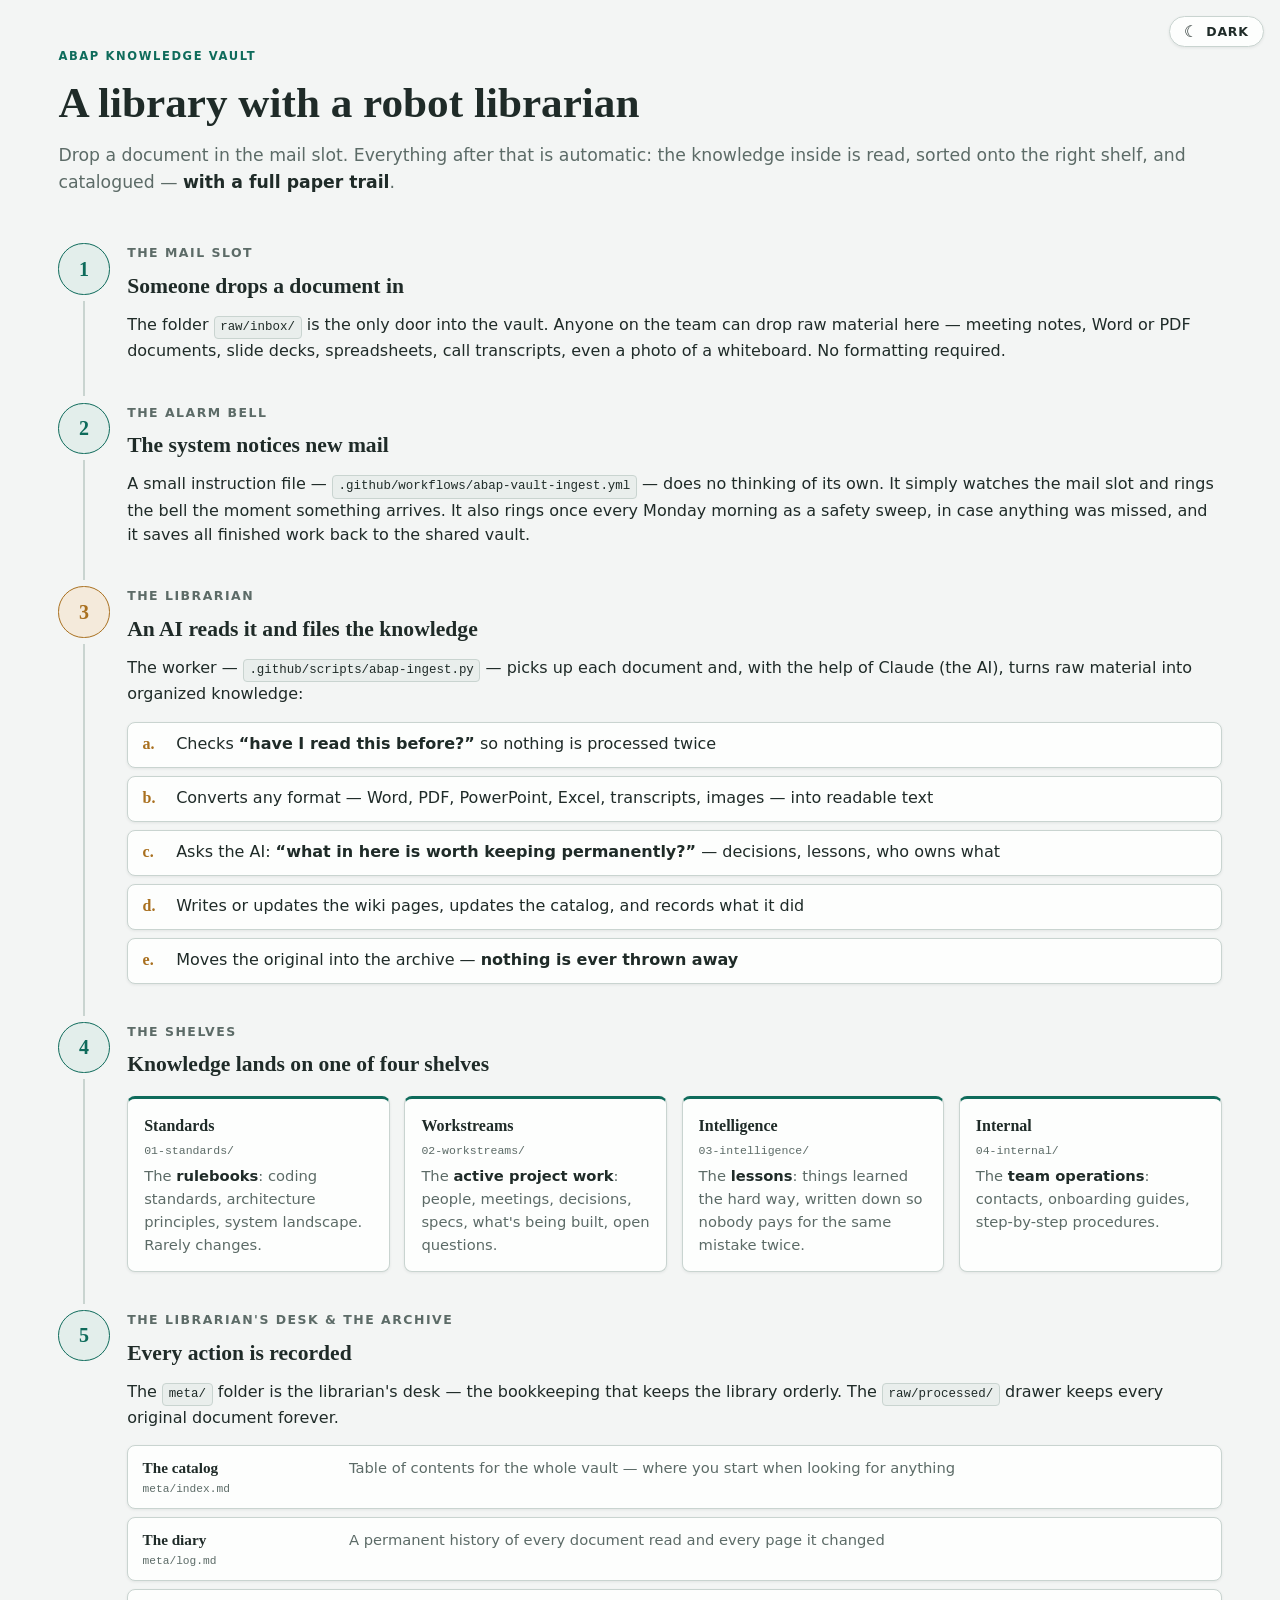
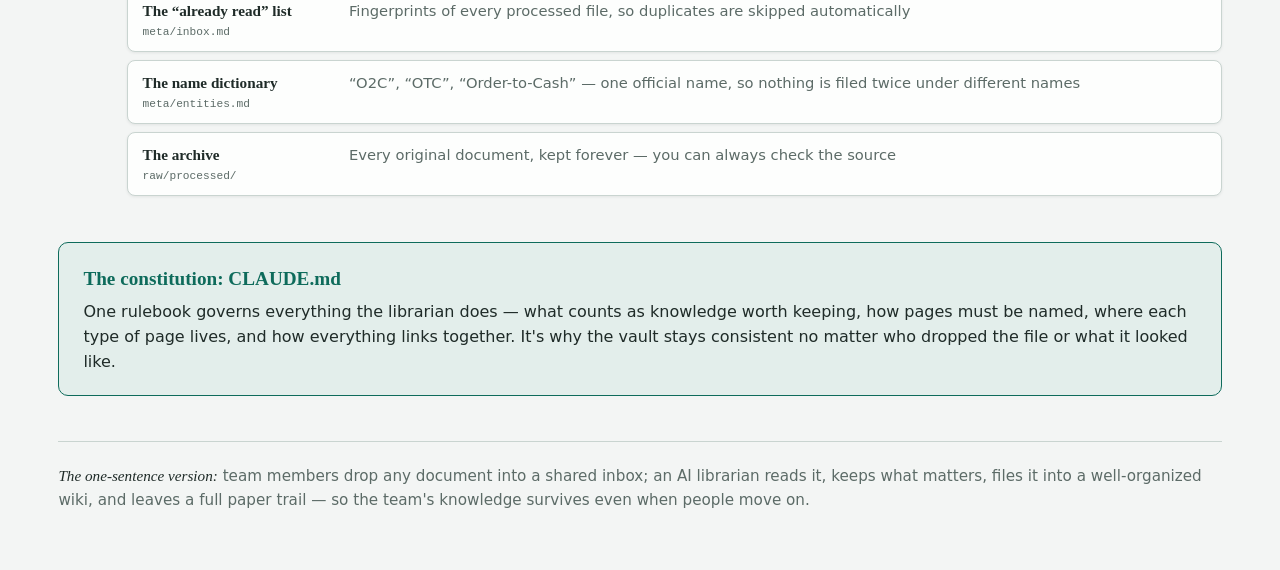
<file: abap-vault-explainer.html>
<!doctype html>
<html lang="en">
  <head>
    <meta charset="utf-8" />
    <meta name="viewport" content="width=device-width, initial-scale=1" />
    <title>The ABAP Knowledge Vault — How It Works</title>
    <style>
      :root {
        --paper: #f3f5f4;
        --card: #fdfefd;
        --ink: #1f2b28;
        --muted: #5c6b67;
        --teal: #0e6b5b;
        --teal-soft: #e3eeeb;
        --amber: #a9701f;
        --amber-soft: #f4eadb;
        --line: #c9d4d0;
        --chip-bg: #e9eeec;
        --shadow: 0 1px 3px rgba(31, 43, 40, 0.08);
      }
      @media (prefers-color-scheme: dark) {
        :root {
          --paper: #131d1a;
          --card: #1b2723;
          --ink: #e4ece9;
          --muted: #93a5a0;
          --teal: #5bbfa9;
          --teal-soft: #1e332e;
          --amber: #d9a05b;
          --amber-soft: #33281a;
          --line: #33443f;
          --chip-bg: #24322d;
          --shadow: 0 1px 3px rgba(0, 0, 0, 0.35);
        }
      }
      :root[data-theme="dark"] {
        --paper: #131d1a;
        --card: #1b2723;
        --ink: #e4ece9;
        --muted: #93a5a0;
        --teal: #5bbfa9;
        --teal-soft: #1e332e;
        --amber: #d9a05b;
        --amber-soft: #33281a;
        --line: #33443f;
        --chip-bg: #24322d;
        --shadow: 0 1px 3px rgba(0, 0, 0, 0.35);
      }
      :root[data-theme="light"] {
        --paper: #f3f5f4;
        --card: #fdfefd;
        --ink: #1f2b28;
        --muted: #5c6b67;
        --teal: #0e6b5b;
        --teal-soft: #e3eeeb;
        --amber: #a9701f;
        --amber-soft: #f4eadb;
        --line: #c9d4d0;
        --chip-bg: #e9eeec;
        --shadow: 0 1px 3px rgba(31, 43, 40, 0.08);
      }

      * {
        box-sizing: border-box;
      }
      body {
        background: var(--paper);
        color: var(--ink);
        font-family:
          "Avenir Next",
          "Segoe UI",
          system-ui,
          -apple-system,
          sans-serif;
        line-height: 1.55;
        margin: 0;
        padding: 3rem 1.25rem 4rem;
      }
      .page {
        max-width: 1500px;
        width: 100%;
        margin: 0 auto;
        padding: 0 clamp(0.5rem, 3vw, 3rem);
      }

      .display {
        font-family:
          "Iowan Old Style", "Palatino Linotype", Palatino, Georgia, serif;
      }

      header.masthead {
        margin-bottom: 3rem;
      }
      .eyebrow {
        text-transform: uppercase;
        letter-spacing: 0.14em;
        font-size: 0.72rem;
        font-weight: 600;
        color: var(--teal);
        margin: 0 0 0.75rem;
      }
      h1 {
        font-size: clamp(1.9rem, 4.5vw, 2.7rem);
        line-height: 1.15;
        margin: 0 0 0.9rem;
        text-wrap: balance;
        font-weight: 600;
      }
      .lede {
        font-size: 1.08rem;
        color: var(--muted);
        margin: 0;
      }
      .lede strong {
        color: var(--ink);
        font-weight: 600;
      }

      /* ---- the spine ---- */
      .stage {
        display: grid;
        grid-template-columns: 3.2rem 1fr;
        gap: 0 1.1rem;
        position: relative;
      }
      .stage + .stage {
        margin-top: 0;
      }
      .marker {
        display: flex;
        flex-direction: column;
        align-items: center;
      }
      .marker .num {
        flex: none;
        width: 3.2rem;
        height: 3.2rem;
        border-radius: 50%;
        background: var(--teal-soft);
        color: var(--teal);
        border: 1.5px solid var(--teal);
        display: grid;
        place-items: center;
        font-family: "Iowan Old Style", Palatino, Georgia, serif;
        font-size: 1.25rem;
        font-weight: 600;
      }
      .stage.amber .marker .num {
        background: var(--amber-soft);
        color: var(--amber);
        border-color: var(--amber);
      }
      .marker .rule {
        flex: 1;
        width: 1.5px;
        background: var(--line);
        margin: 0.4rem 0;
      }
      .stage:last-of-type .marker .rule {
        display: none;
      }

      .stage-body {
        padding-bottom: 2.4rem;
        min-width: 0;
      }
      .stage h2 {
        font-family: "Iowan Old Style", Palatino, Georgia, serif;
        font-size: 1.35rem;
        font-weight: 600;
        margin: 0.45rem 0 0.15rem;
      }
      .stage .role {
        font-size: 0.78rem;
        text-transform: uppercase;
        letter-spacing: 0.12em;
        color: var(--muted);
        font-weight: 600;
        margin: 0;
      }
      .stage p.body {
        margin: 0.6rem 0 0;
      }

      .filechip {
        display: inline-block;
        font-family: ui-monospace, "SF Mono", Menlo, Consolas, monospace;
        font-size: 0.78em;
        background: var(--chip-bg);
        border: 1px solid var(--line);
        border-radius: 4px;
        padding: 0.08em 0.45em;
        white-space: nowrap;
        color: var(--ink);
      }

      .card {
        background: var(--card);
        border: 1px solid var(--line);
        border-radius: 10px;
        box-shadow: var(--shadow);
        padding: 1.1rem 1.25rem;
        margin-top: 0.9rem;
      }
      .card ul {
        margin: 0;
        padding-left: 1.1rem;
      }
      .card li {
        margin: 0.35rem 0;
      }
      .card li::marker {
        color: var(--teal);
      }

      /* librarian task list */
      .tasks {
        display: grid;
        gap: 0.5rem;
        margin-top: 0.9rem;
      }
      .task {
        display: grid;
        grid-template-columns: 1.5rem 1fr;
        gap: 0.6rem;
        align-items: baseline;
        background: var(--card);
        border: 1px solid var(--line);
        border-radius: 8px;
        padding: 0.6rem 0.9rem;
        box-shadow: var(--shadow);
      }
      .task .tick {
        color: var(--amber);
        font-weight: 700;
        font-family: "Iowan Old Style", Palatino, Georgia, serif;
      }

      /* shelves grid */
      .shelves {
        display: grid;
        grid-template-columns: repeat(auto-fit, minmax(240px, 1fr));
        gap: 0.9rem;
        margin-top: 0.9rem;
      }
      .shelf {
        background: var(--card);
        border: 1px solid var(--line);
        border-top: 3px solid var(--teal);
        border-radius: 8px;
        padding: 0.9rem 1rem;
        box-shadow: var(--shadow);
      }
      .shelf h3 {
        margin: 0 0 0.2rem;
        font-size: 1rem;
        font-family: "Iowan Old Style", Palatino, Georgia, serif;
        font-weight: 600;
      }
      .shelf .zone {
        font-family: ui-monospace, "SF Mono", Menlo, Consolas, monospace;
        font-size: 0.72rem;
        color: var(--muted);
        display: block;
        margin-bottom: 0.35rem;
      }
      .shelf p {
        margin: 0;
        font-size: 0.92rem;
        color: var(--muted);
      }
      .shelf p b {
        color: var(--ink);
        font-weight: 600;
      }

      /* desk ledger table */
      .ledger {
        display: grid;
        gap: 0.5rem;
        margin-top: 0.9rem;
      }
      .ledger-row {
        display: grid;
        grid-template-columns: minmax(9.5rem, 12rem) 1fr;
        gap: 0.9rem;
        align-items: baseline;
        background: var(--card);
        border: 1px solid var(--line);
        border-radius: 8px;
        padding: 0.6rem 0.9rem;
        box-shadow: var(--shadow);
      }
      .ledger-row .what {
        font-family: "Iowan Old Style", Palatino, Georgia, serif;
        font-weight: 600;
        font-size: 0.95rem;
      }
      .ledger-row .what small {
        display: block;
        font-family: ui-monospace, "SF Mono", Menlo, Consolas, monospace;
        font-weight: 400;
        font-size: 0.7rem;
        color: var(--muted);
        margin-top: 0.1rem;
      }
      .ledger-row .why {
        font-size: 0.92rem;
        color: var(--muted);
      }
      @media (max-width: 560px) {
        .ledger-row {
          grid-template-columns: 1fr;
          gap: 0.2rem;
        }
      }

      /* rulebook band */
      .rulebook {
        margin-top: 0.5rem;
        background: var(--teal-soft);
        border: 1px solid var(--teal);
        border-radius: 10px;
        padding: 1.3rem 1.5rem;
      }
      .rulebook h2 {
        font-family: "Iowan Old Style", Palatino, Georgia, serif;
        font-size: 1.2rem;
        margin: 0 0 0.4rem;
        color: var(--teal);
      }
      .rulebook p {
        margin: 0;
      }

      footer.tagline {
        margin-top: 2.8rem;
        padding-top: 1.4rem;
        border-top: 1px solid var(--line);
        color: var(--muted);
        font-size: 0.95rem;
      }
      footer.tagline em {
        font-family: "Iowan Old Style", Palatino, Georgia, serif;
        color: var(--ink);
      }

      /* theme toggle */
      .theme-toggle {
        position: fixed;
        top: 1rem;
        right: 1rem;
        z-index: 10;
        display: inline-flex;
        align-items: center;
        gap: 0.45rem;
        background: var(--card);
        color: var(--ink);
        border: 1px solid var(--line);
        border-radius: 999px;
        padding: 0.42rem 0.9rem;
        font:
          600 0.78rem "Avenir Next",
          "Segoe UI",
          system-ui,
          -apple-system,
          sans-serif;
        letter-spacing: 0.06em;
        text-transform: uppercase;
        cursor: pointer;
        box-shadow: var(--shadow);
      }
      .theme-toggle:hover {
        border-color: var(--teal);
        color: var(--teal);
      }
      .theme-toggle:focus-visible {
        outline: 2px solid var(--teal);
        outline-offset: 2px;
      }
      .theme-toggle .glyph {
        font-size: 1rem;
        line-height: 1;
      }
    </style>
  </head>
  <body>
    <button
      class="theme-toggle"
      id="themeToggle"
      type="button"
      aria-label="Switch between light and dark mode"
    >
      <span class="glyph" id="themeGlyph">☾</span>
      <span id="themeLabel">Dark</span>
    </button>
    <div class="page">
      <header class="masthead">
        <p class="eyebrow">ABAP Knowledge Vault</p>
        <h1 class="display">A library with a robot librarian</h1>
        <p class="lede">
          Drop a document in the mail slot. Everything after that is automatic:
          the knowledge inside is read, sorted onto the right shelf, and
          catalogued —
          <strong>with a full paper trail</strong>.
        </p>
      </header>

      <!-- STAGE 1 -->
      <section class="stage">
        <div class="marker">
          <div class="num">1</div>
          <div class="rule"></div>
        </div>
        <div class="stage-body">
          <p class="role">The mail slot</p>
          <h2>Someone drops a document in</h2>
          <p class="body">
            The folder <span class="filechip">raw/inbox/</span> is the only door
            into the vault. Anyone on the team can drop raw material here —
            meeting notes, Word or PDF documents, slide decks, spreadsheets,
            call transcripts, even a photo of a whiteboard. No formatting
            required.
          </p>
        </div>
      </section>

      <!-- STAGE 2 -->
      <section class="stage">
        <div class="marker">
          <div class="num">2</div>
          <div class="rule"></div>
        </div>
        <div class="stage-body">
          <p class="role">The alarm bell</p>
          <h2>The system notices new mail</h2>
          <p class="body">
            A small instruction file —
            <span class="filechip"
              >.github/workflows/abap-vault-ingest.yml</span
            >
            — does no thinking of its own. It simply watches the mail slot and
            rings the bell the moment something arrives. It also rings once
            every Monday morning as a safety sweep, in case anything was missed,
            and it saves all finished work back to the shared vault.
          </p>
        </div>
      </section>

      <!-- STAGE 3 -->
      <section class="stage amber">
        <div class="marker">
          <div class="num">3</div>
          <div class="rule"></div>
        </div>
        <div class="stage-body">
          <p class="role">The librarian</p>
          <h2>An AI reads it and files the knowledge</h2>
          <p class="body">
            The worker —
            <span class="filechip">.github/scripts/abap-ingest.py</span> — picks
            up each document and, with the help of Claude (the AI), turns raw
            material into organized knowledge:
          </p>
          <div class="tasks">
            <div class="task">
              <span class="tick">a.</span
              ><span
                >Checks <b>“have I read this before?”</b> so nothing is
                processed twice</span
              >
            </div>
            <div class="task">
              <span class="tick">b.</span
              ><span
                >Converts any format — Word, PDF, PowerPoint, Excel,
                transcripts, images — into readable text</span
              >
            </div>
            <div class="task">
              <span class="tick">c.</span
              ><span
                >Asks the AI:
                <b>“what in here is worth keeping permanently?”</b> — decisions,
                lessons, who owns what</span
              >
            </div>
            <div class="task">
              <span class="tick">d.</span
              ><span
                >Writes or updates the wiki pages, updates the catalog, and
                records what it did</span
              >
            </div>
            <div class="task">
              <span class="tick">e.</span
              ><span
                >Moves the original into the archive —
                <b>nothing is ever thrown away</b></span
              >
            </div>
          </div>
        </div>
      </section>

      <!-- STAGE 4 -->
      <section class="stage">
        <div class="marker">
          <div class="num">4</div>
          <div class="rule"></div>
        </div>
        <div class="stage-body">
          <p class="role">The shelves</p>
          <h2>Knowledge lands on one of four shelves</h2>
          <div class="shelves">
            <div class="shelf">
              <h3>Standards</h3>
              <span class="zone">01-standards/</span>
              <p>
                The <b>rulebooks</b>: coding standards, architecture principles,
                system landscape. Rarely changes.
              </p>
            </div>
            <div class="shelf">
              <h3>Workstreams</h3>
              <span class="zone">02-workstreams/</span>
              <p>
                The <b>active project work</b>: people, meetings, decisions,
                specs, what's being built, open questions.
              </p>
            </div>
            <div class="shelf">
              <h3>Intelligence</h3>
              <span class="zone">03-intelligence/</span>
              <p>
                The <b>lessons</b>: things learned the hard way, written down so
                nobody pays for the same mistake twice.
              </p>
            </div>
            <div class="shelf">
              <h3>Internal</h3>
              <span class="zone">04-internal/</span>
              <p>
                The <b>team operations</b>: contacts, onboarding guides,
                step-by-step procedures.
              </p>
            </div>
          </div>
        </div>
      </section>

      <!-- STAGE 5 -->
      <section class="stage">
        <div class="marker">
          <div class="num">5</div>
          <div class="rule"></div>
        </div>
        <div class="stage-body">
          <p class="role">The librarian's desk &amp; the archive</p>
          <h2>Every action is recorded</h2>
          <p class="body">
            The <span class="filechip">meta/</span> folder is the librarian's
            desk — the bookkeeping that keeps the library orderly. The
            <span class="filechip">raw/processed/</span> drawer keeps every
            original document forever.
          </p>
          <div class="ledger">
            <div class="ledger-row">
              <div class="what">The catalog <small>meta/index.md</small></div>
              <div class="why">
                Table of contents for the whole vault — where you start when
                looking for anything
              </div>
            </div>
            <div class="ledger-row">
              <div class="what">The diary <small>meta/log.md</small></div>
              <div class="why">
                A permanent history of every document read and every page it
                changed
              </div>
            </div>
            <div class="ledger-row">
              <div class="what">
                The “already read” list <small>meta/inbox.md</small>
              </div>
              <div class="why">
                Fingerprints of every processed file, so duplicates are skipped
                automatically
              </div>
            </div>
            <div class="ledger-row">
              <div class="what">
                The name dictionary <small>meta/entities.md</small>
              </div>
              <div class="why">
                “O2C”, “OTC”, “Order-to-Cash” — one official name, so nothing is
                filed twice under different names
              </div>
            </div>
            <div class="ledger-row">
              <div class="what">The archive <small>raw/processed/</small></div>
              <div class="why">
                Every original document, kept forever — you can always check the
                source
              </div>
            </div>
          </div>
        </div>
      </section>

      <div class="rulebook">
        <h2 class="display">The constitution: CLAUDE.md</h2>
        <p>
          One rulebook governs everything the librarian does — what counts as
          knowledge worth keeping, how pages must be named, where each type of
          page lives, and how everything links together. It's why the vault
          stays consistent no matter who dropped the file or what it looked
          like.
        </p>
      </div>

      <footer class="tagline">
        <em>The one-sentence version:</em> team members drop any document into a
        shared inbox; an AI librarian reads it, keeps what matters, files it
        into a well-organized wiki, and leaves a full paper trail — so the
        team's knowledge survives even when people move on.
      </footer>
    </div>

    <script>
      (function () {
        var root = document.documentElement;
        var button = document.getElementById("themeToggle");
        var glyph = document.getElementById("themeGlyph");
        var label = document.getElementById("themeLabel");

        function currentTheme() {
          var forced = root.getAttribute("data-theme");
          if (forced) return forced;
          return window.matchMedia("(prefers-color-scheme: dark)").matches
            ? "dark"
            : "light";
        }

        function render() {
          // The button shows the mode you would switch TO
          if (currentTheme() === "dark") {
            glyph.textContent = "☀"; // sun
            label.textContent = "Light";
          } else {
            glyph.textContent = "☾"; // moon
            label.textContent = "Dark";
          }
        }

        function apply(theme) {
          root.setAttribute("data-theme", theme);
          try {
            localStorage.setItem("vault-explainer-theme", theme);
          } catch (e) {
            /* private browsing — theme just won't persist */
          }
          render();
        }

        var saved = null;
        try {
          saved = localStorage.getItem("vault-explainer-theme");
        } catch (e) {}
        if (saved === "dark" || saved === "light") {
          root.setAttribute("data-theme", saved);
        }

        button.addEventListener("click", function () {
          apply(currentTheme() === "dark" ? "light" : "dark");
        });

        window
          .matchMedia("(prefers-color-scheme: dark)")
          .addEventListener("change", render);

        render();
      })();
    </script>
  </body>
</html>
</file>
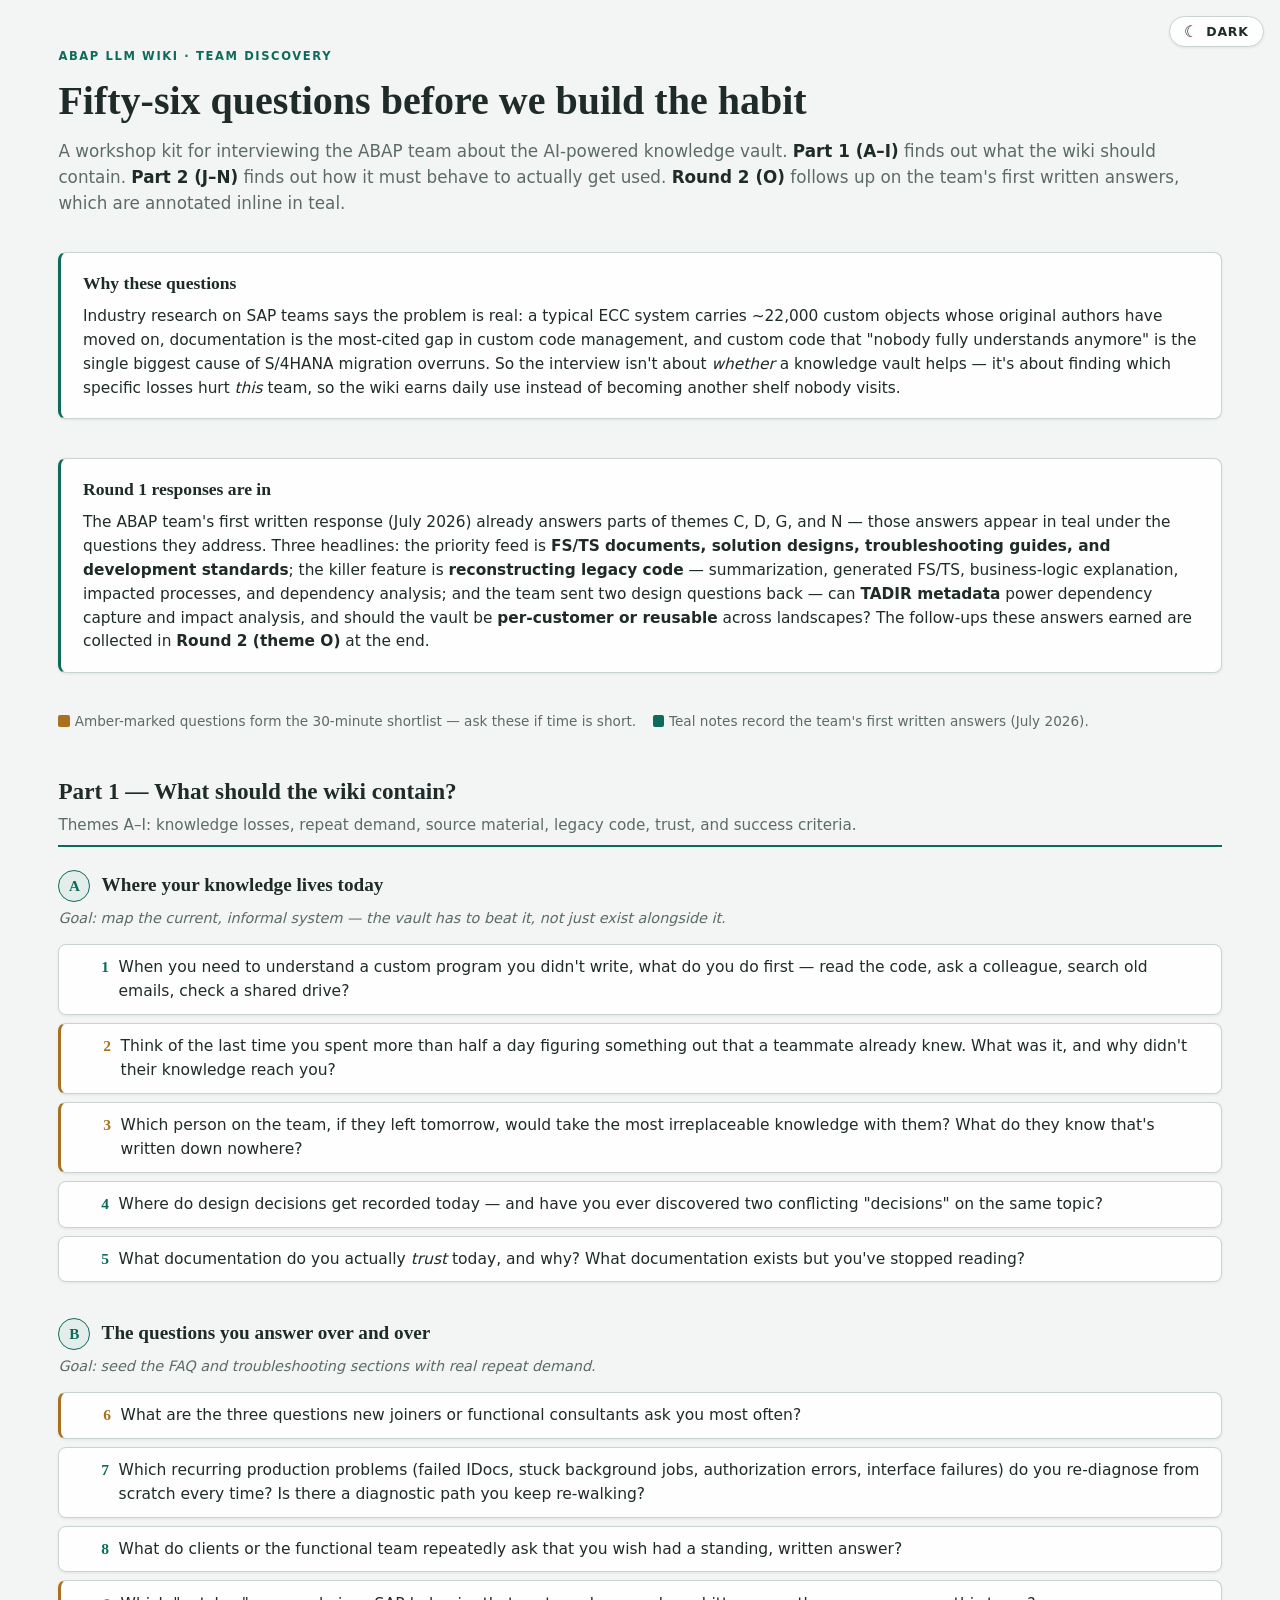
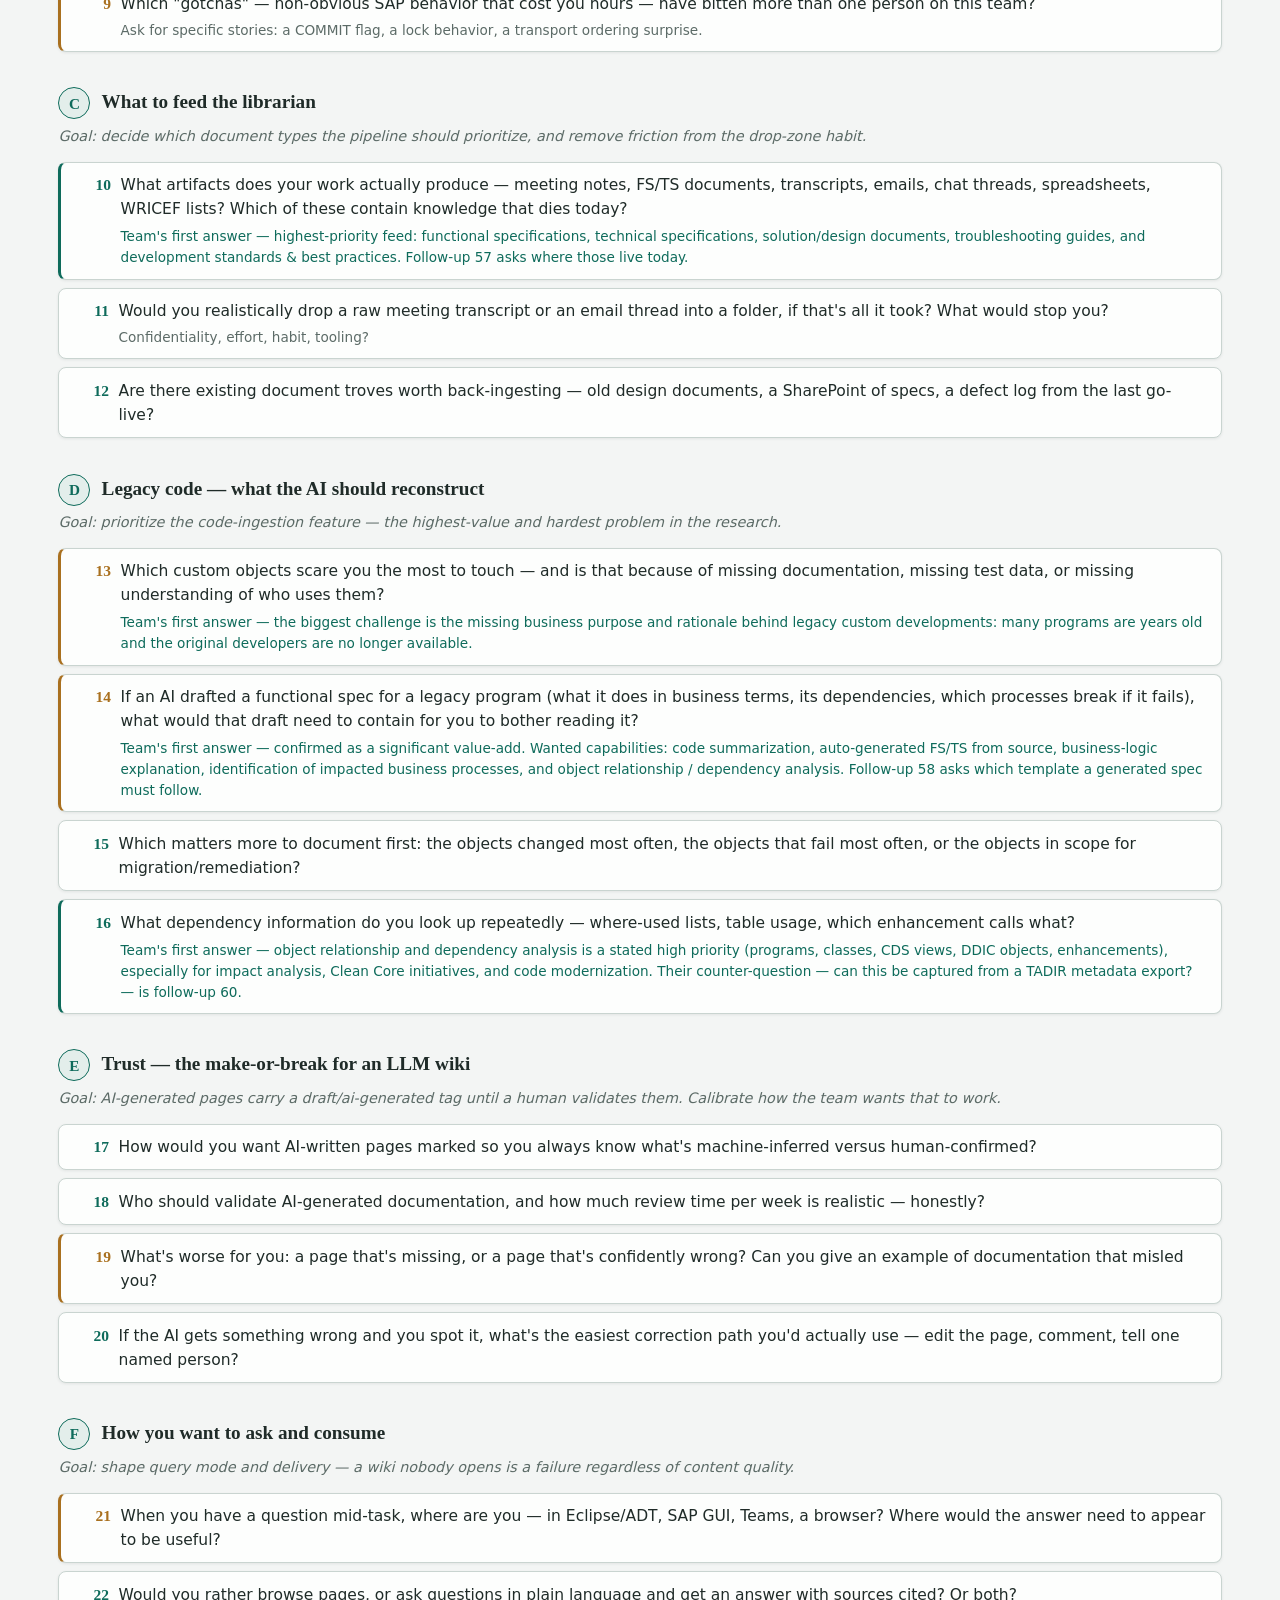
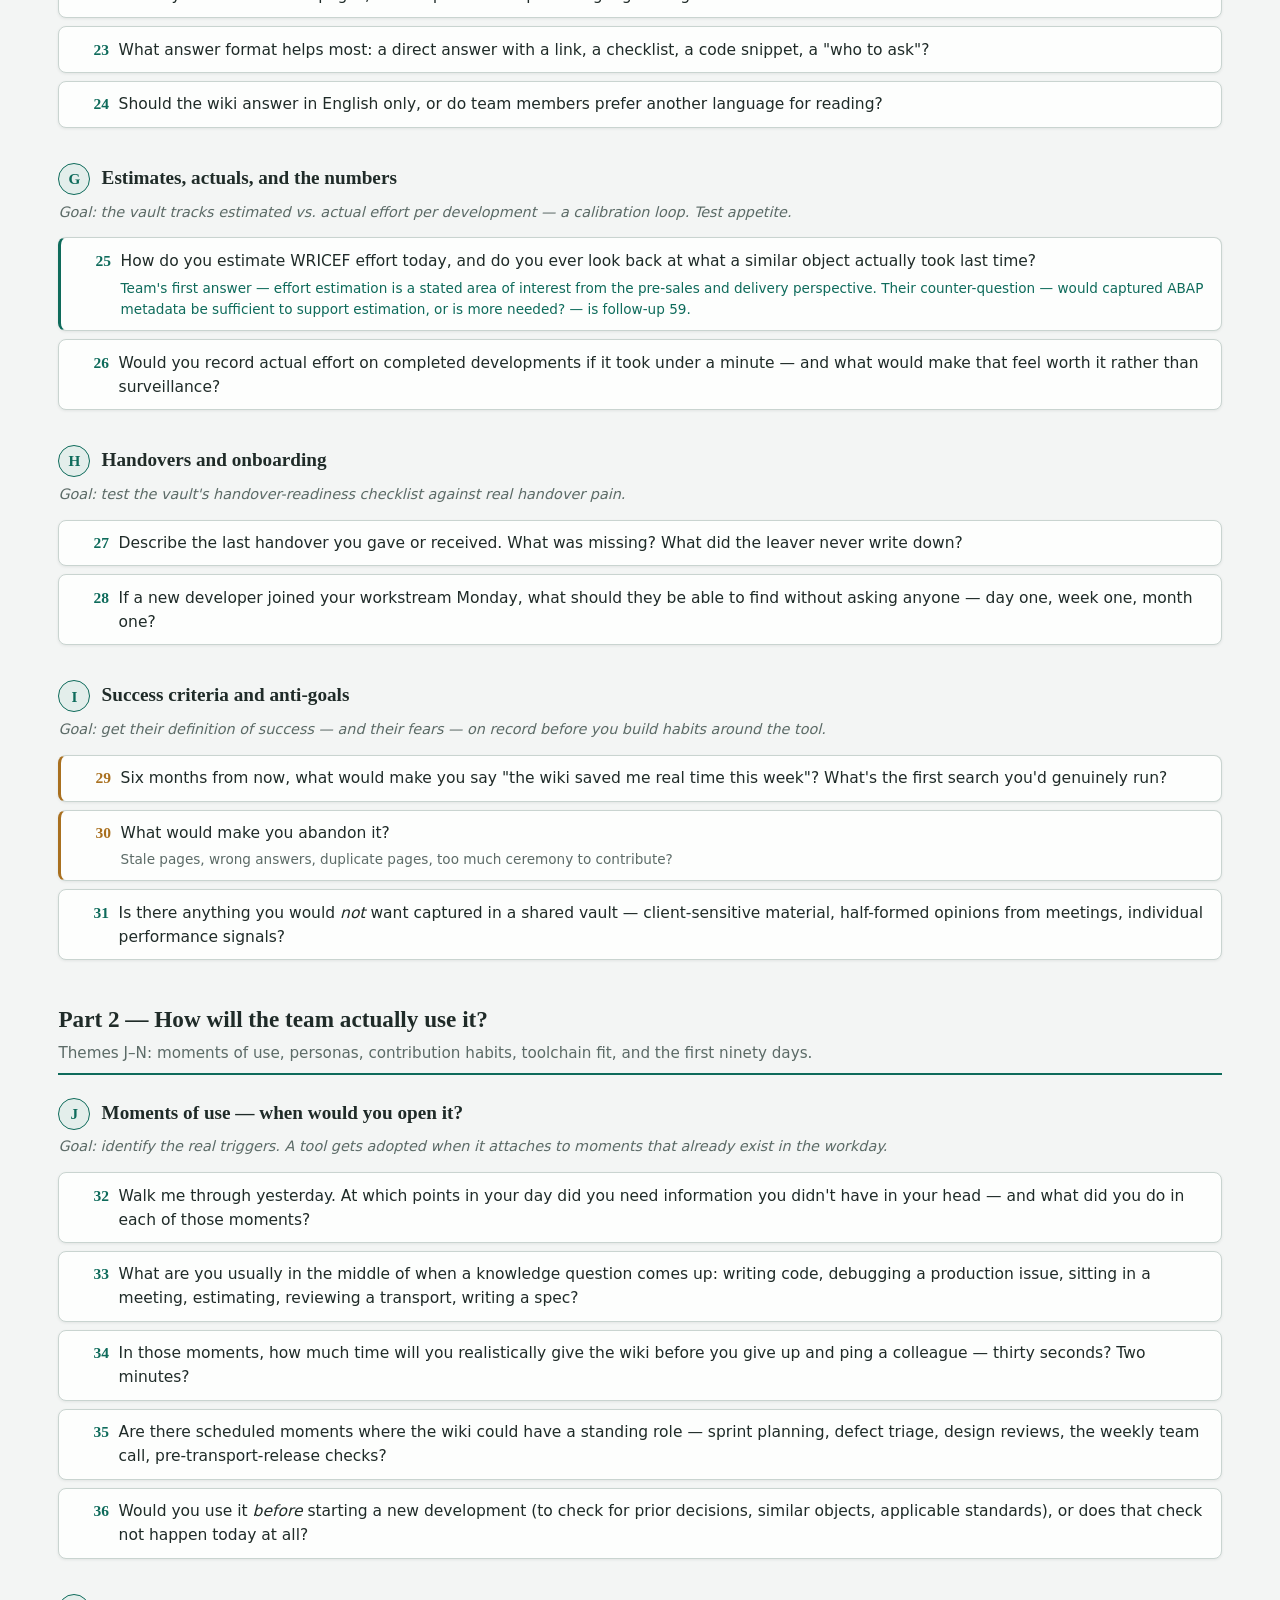
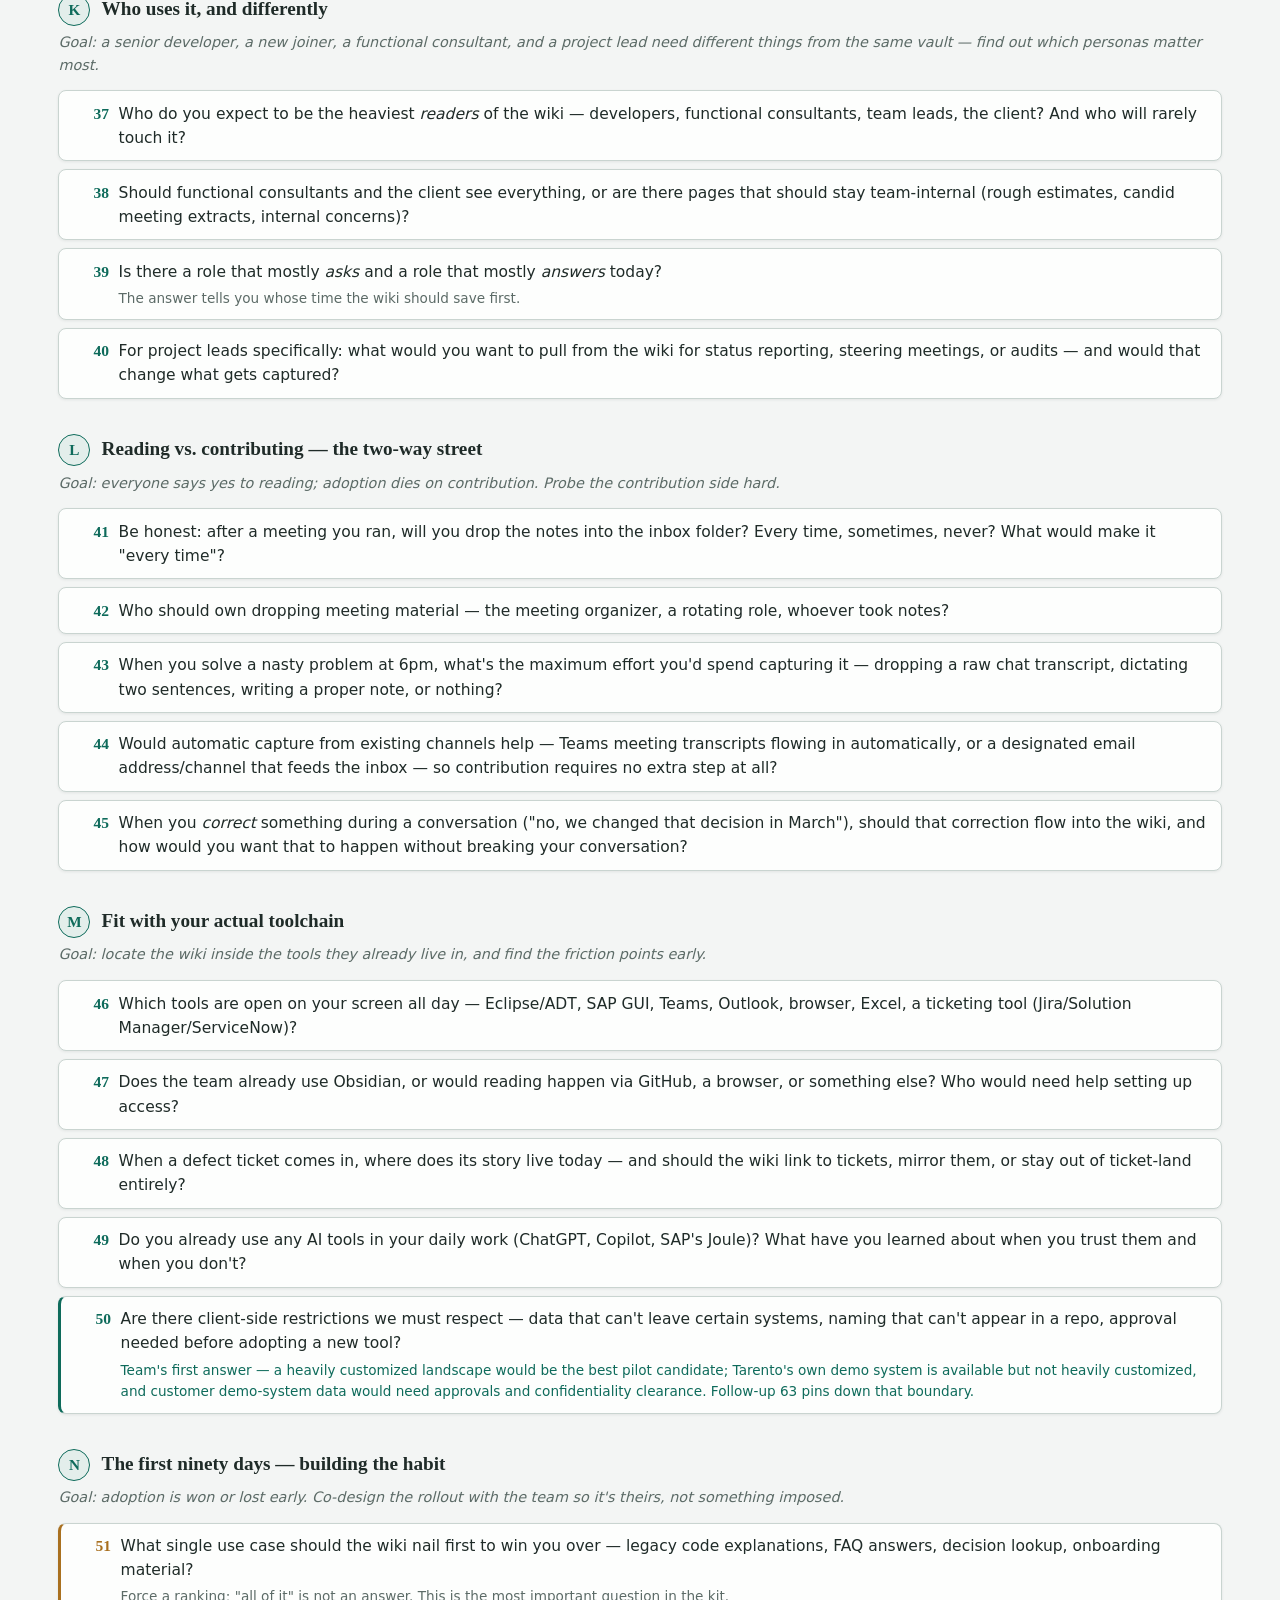
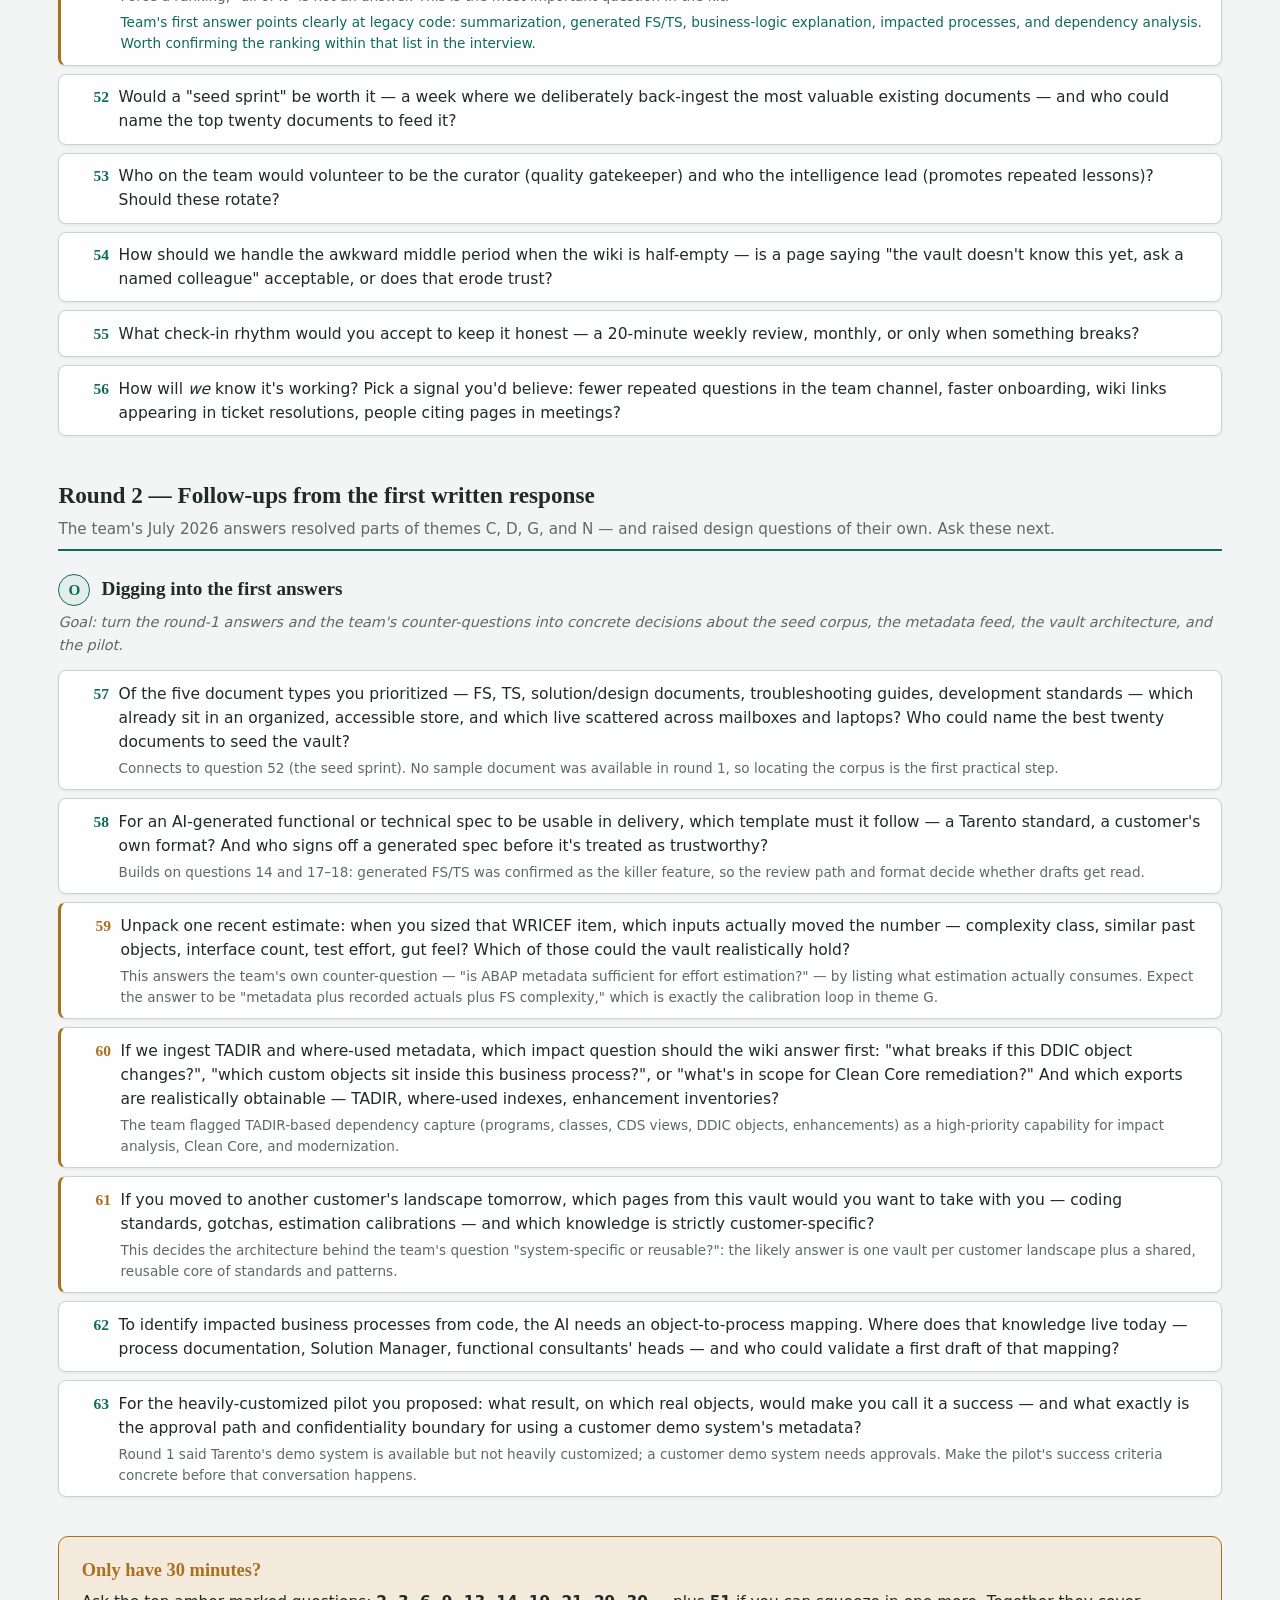
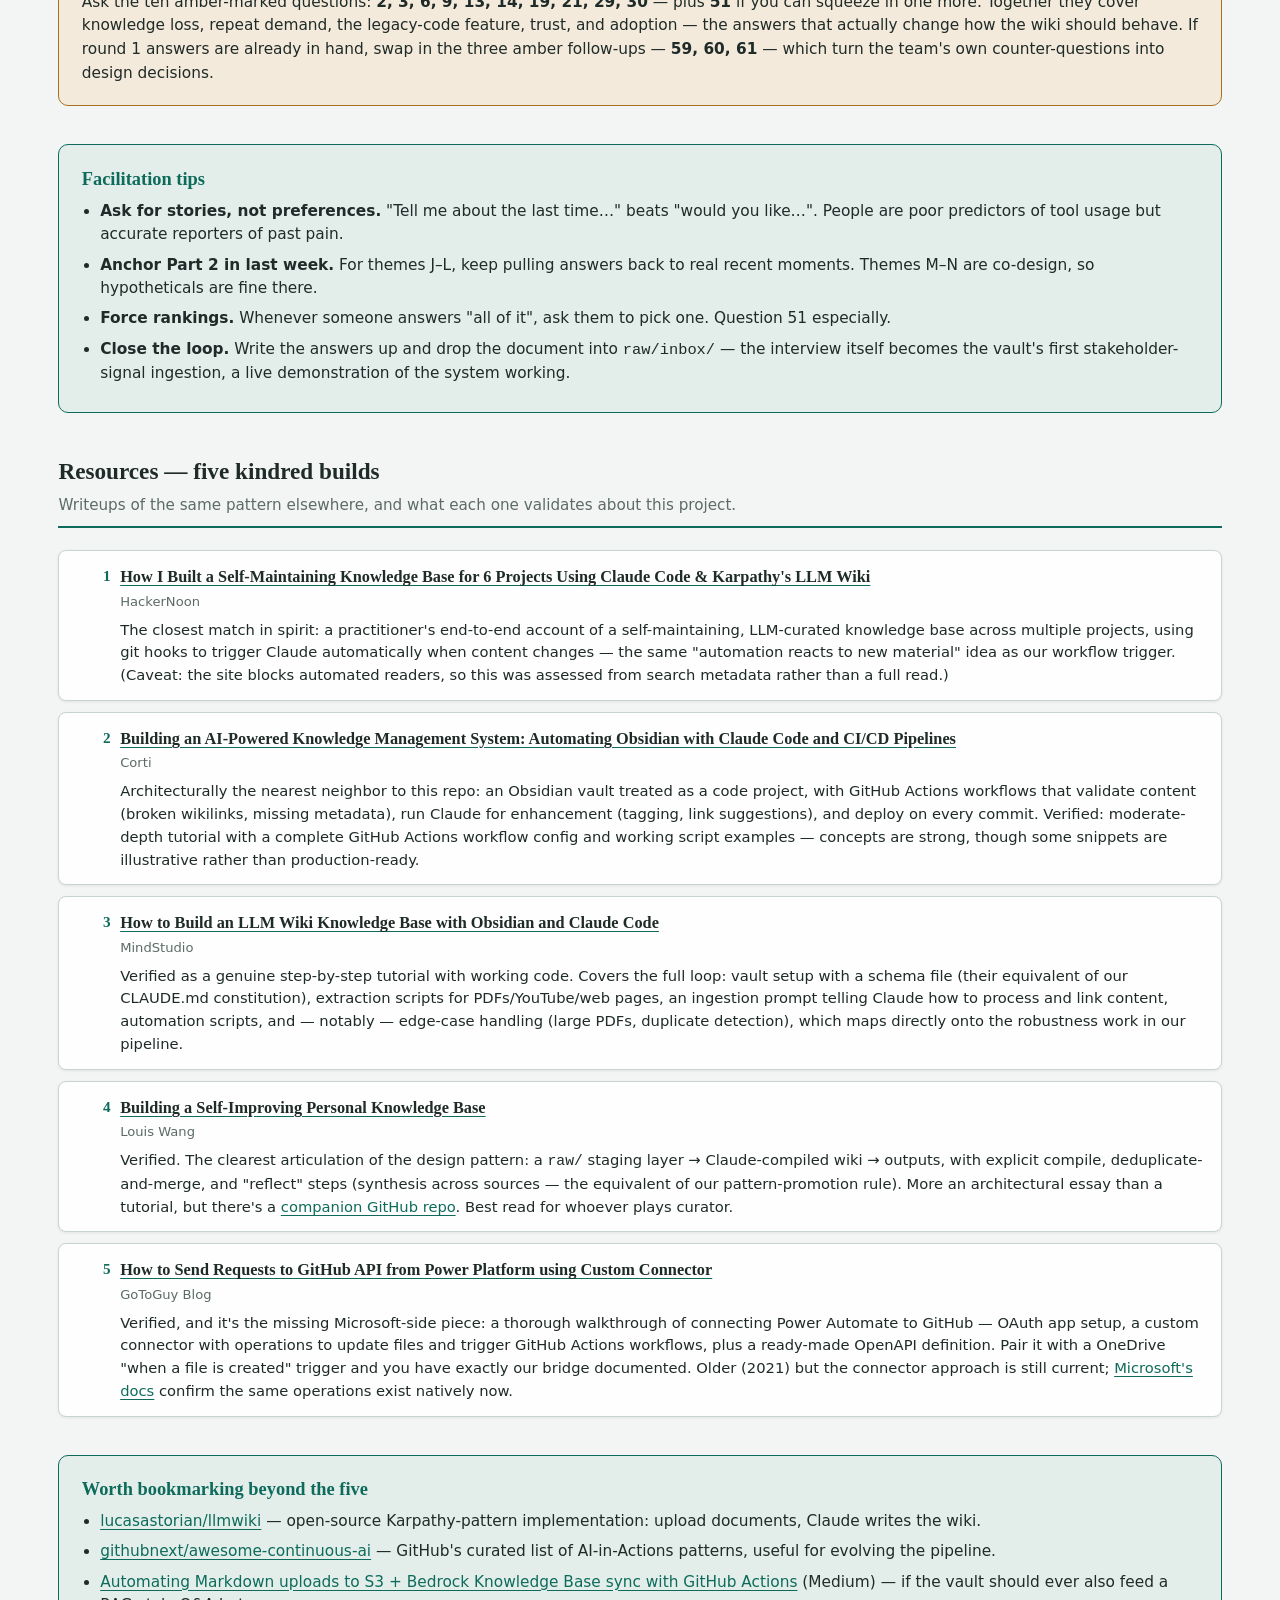
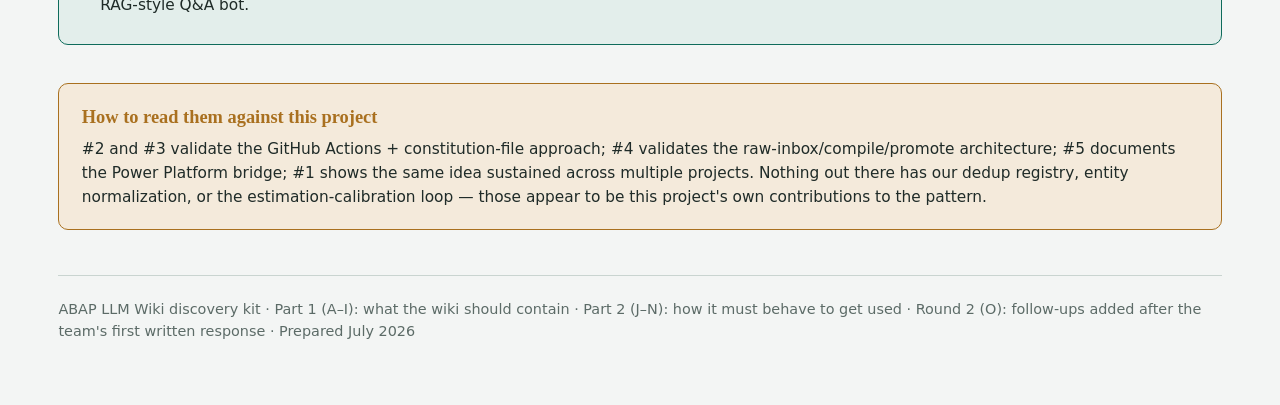
<file: abap-wiki-discovery-questions.html>
<!doctype html>
<html lang="en">
  <head>
    <meta charset="utf-8" />
    <meta name="viewport" content="width=device-width, initial-scale=1" />
    <title>ABAP LLM Wiki — Team Discovery Questions</title>
    <style>
      :root {
        --paper: #f3f5f4;
        --card: #fdfefd;
        --ink: #1f2b28;
        --muted: #5c6b67;
        --teal: #0e6b5b;
        --teal-soft: #e3eeeb;
        --amber: #a9701f;
        --amber-soft: #f4eadb;
        --line: #c9d4d0;
        --chip-bg: #e9eeec;
        --shadow: 0 1px 3px rgba(31, 43, 40, 0.08);
      }
      @media (prefers-color-scheme: dark) {
        :root {
          --paper: #131d1a;
          --card: #1b2723;
          --ink: #e4ece9;
          --muted: #93a5a0;
          --teal: #5bbfa9;
          --teal-soft: #1e332e;
          --amber: #d9a05b;
          --amber-soft: #33281a;
          --line: #33443f;
          --chip-bg: #24322d;
          --shadow: 0 1px 3px rgba(0, 0, 0, 0.35);
        }
      }
      :root[data-theme="dark"] {
        --paper: #131d1a;
        --card: #1b2723;
        --ink: #e4ece9;
        --muted: #93a5a0;
        --teal: #5bbfa9;
        --teal-soft: #1e332e;
        --amber: #d9a05b;
        --amber-soft: #33281a;
        --line: #33443f;
        --chip-bg: #24322d;
        --shadow: 0 1px 3px rgba(0, 0, 0, 0.35);
      }
      :root[data-theme="light"] {
        --paper: #f3f5f4;
        --card: #fdfefd;
        --ink: #1f2b28;
        --muted: #5c6b67;
        --teal: #0e6b5b;
        --teal-soft: #e3eeeb;
        --amber: #a9701f;
        --amber-soft: #f4eadb;
        --line: #c9d4d0;
        --chip-bg: #e9eeec;
        --shadow: 0 1px 3px rgba(31, 43, 40, 0.08);
      }

      * {
        box-sizing: border-box;
      }
      body {
        background: var(--paper);
        color: var(--ink);
        font-family:
          "Avenir Next",
          "Segoe UI",
          system-ui,
          -apple-system,
          sans-serif;
        line-height: 1.55;
        margin: 0;
        padding: 3rem 1.25rem 4rem;
      }
      .page {
        max-width: 1500px;
        width: 100%;
        margin: 0 auto;
        padding: 0 clamp(0.5rem, 3vw, 3rem);
      }
      .display {
        font-family:
          "Iowan Old Style", "Palatino Linotype", Palatino, Georgia, serif;
      }

      header.masthead {
        margin-bottom: 2.2rem;
      }
      .eyebrow {
        text-transform: uppercase;
        letter-spacing: 0.14em;
        font-size: 0.72rem;
        font-weight: 600;
        color: var(--teal);
        margin: 0 0 0.75rem;
      }
      h1 {
        font-family: "Iowan Old Style", Palatino, Georgia, serif;
        font-size: clamp(1.8rem, 4.5vw, 2.5rem);
        line-height: 1.15;
        margin: 0 0 0.9rem;
        text-wrap: balance;
        font-weight: 600;
      }
      .lede {
        font-size: 1.05rem;
        color: var(--muted);
        margin: 0;
      }
      .lede strong {
        color: var(--ink);
        font-weight: 600;
      }

      .context {
        background: var(--card);
        border: 1px solid var(--line);
        border-left: 3px solid var(--teal);
        border-radius: 8px;
        padding: 1.1rem 1.35rem;
        margin: 1.8rem 0 2.4rem;
        box-shadow: var(--shadow);
      }
      .context h2 {
        font-family: "Iowan Old Style", Palatino, Georgia, serif;
        font-size: 1.1rem;
        margin: 0 0 0.5rem;
      }
      .context p {
        margin: 0.5rem 0 0;
        font-size: 0.96rem;
      }

      .part-banner {
        margin: 2.6rem 0 1.4rem;
        padding-bottom: 0.5rem;
        border-bottom: 2px solid var(--teal);
      }
      .part-banner h2 {
        font-family: "Iowan Old Style", Palatino, Georgia, serif;
        font-size: 1.45rem;
        margin: 0;
        font-weight: 600;
      }
      .part-banner p {
        margin: 0.25rem 0 0;
        color: var(--muted);
        font-size: 0.95rem;
      }

      section.theme {
        margin-bottom: 2.2rem;
      }
      .theme-head {
        display: flex;
        align-items: baseline;
        gap: 0.7rem;
        margin-bottom: 0.25rem;
      }
      .theme-letter {
        flex: none;
        width: 2rem;
        height: 2rem;
        border-radius: 50%;
        background: var(--teal-soft);
        color: var(--teal);
        border: 1.5px solid var(--teal);
        display: grid;
        place-items: center;
        font-family: "Iowan Old Style", Palatino, Georgia, serif;
        font-weight: 600;
        font-size: 0.95rem;
        align-self: center;
      }
      section.theme h3 {
        font-family: "Iowan Old Style", Palatino, Georgia, serif;
        font-size: 1.2rem;
        margin: 0;
        font-weight: 600;
      }
      .goal {
        margin: 0.35rem 0 0.9rem;
        font-size: 0.9rem;
        color: var(--muted);
        font-style: italic;
      }

      ol.questions {
        margin: 0;
        padding: 0;
        list-style: none;
        counter-reset: none;
        display: grid;
        gap: 0.5rem;
      }
      ol.questions li {
        display: grid;
        grid-template-columns: 2.2rem 1fr;
        gap: 0.6rem;
        background: var(--card);
        border: 1px solid var(--line);
        border-radius: 8px;
        padding: 0.65rem 0.9rem;
        box-shadow: var(--shadow);
        font-size: 0.97rem;
      }
      ol.questions li .qnum {
        font-family: "Iowan Old Style", Palatino, Georgia, serif;
        font-weight: 600;
        color: var(--teal);
        text-align: right;
      }
      ol.questions li.starred {
        border-left: 3px solid var(--amber);
      }
      ol.questions li.starred .qnum {
        color: var(--amber);
      }
      ol.questions li .note {
        display: block;
        font-size: 0.85rem;
        color: var(--muted);
        margin-top: 0.25rem;
      }
      ol.questions li.answered:not(.starred) {
        border-left: 3px solid var(--teal);
      }
      ol.questions li .answer {
        display: block;
        font-size: 0.85rem;
        color: var(--teal);
        margin-top: 0.3rem;
      }

      .shortlist {
        background: var(--amber-soft);
        border: 1px solid var(--amber);
        border-radius: 10px;
        padding: 1.2rem 1.4rem;
        margin: 2.4rem 0;
      }
      .shortlist h2 {
        font-family: "Iowan Old Style", Palatino, Georgia, serif;
        font-size: 1.15rem;
        margin: 0 0 0.4rem;
        color: var(--amber);
      }
      .shortlist p {
        margin: 0.4rem 0 0;
        font-size: 0.96rem;
      }

      .tips {
        background: var(--teal-soft);
        border: 1px solid var(--teal);
        border-radius: 10px;
        padding: 1.2rem 1.4rem;
        margin: 2.4rem 0 0;
      }
      .tips h2 {
        font-family: "Iowan Old Style", Palatino, Georgia, serif;
        font-size: 1.15rem;
        margin: 0 0 0.4rem;
        color: var(--teal);
      }
      .tips ul {
        margin: 0.4rem 0 0;
        padding-left: 1.15rem;
      }
      .tips li {
        margin: 0.4rem 0;
        font-size: 0.96rem;
      }

      .legend {
        font-size: 0.85rem;
        color: var(--muted);
        margin: 0 0 1.6rem;
      }
      .legend .mark {
        display: inline-block;
        width: 0.85em;
        height: 0.85em;
        background: var(--amber);
        border-radius: 2px;
        vertical-align: -0.05em;
        margin-right: 0.35em;
      }
      .legend .mark.teal {
        background: var(--teal);
      }

      footer.tagline {
        margin-top: 2.8rem;
        padding-top: 1.4rem;
        border-top: 1px solid var(--line);
        color: var(--muted);
        font-size: 0.9rem;
      }

      /* theme toggle */
      .theme-toggle {
        position: fixed;
        top: 1rem;
        right: 1rem;
        z-index: 10;
        display: inline-flex;
        align-items: center;
        gap: 0.45rem;
        background: var(--card);
        color: var(--ink);
        border: 1px solid var(--line);
        border-radius: 999px;
        padding: 0.42rem 0.9rem;
        font:
          600 0.78rem "Avenir Next",
          "Segoe UI",
          system-ui,
          -apple-system,
          sans-serif;
        letter-spacing: 0.06em;
        text-transform: uppercase;
        cursor: pointer;
        box-shadow: var(--shadow);
      }
      .theme-toggle:hover {
        border-color: var(--teal);
        color: var(--teal);
      }
      .theme-toggle:focus-visible {
        outline: 2px solid var(--teal);
        outline-offset: 2px;
      }
      .theme-toggle .glyph {
        font-size: 1rem;
        line-height: 1;
      }

      ol.resources {
        margin: 0;
        padding: 0;
        list-style: none;
        display: grid;
        gap: 0.7rem;
      }
      ol.resources li {
        display: grid;
        grid-template-columns: 2.2rem 1fr;
        gap: 0.6rem;
        background: var(--card);
        border: 1px solid var(--line);
        border-radius: 8px;
        padding: 0.8rem 1rem;
        box-shadow: var(--shadow);
        font-size: 0.95rem;
      }
      ol.resources li .rnum {
        font-family: "Iowan Old Style", Palatino, Georgia, serif;
        font-weight: 600;
        color: var(--teal);
        text-align: right;
      }
      ol.resources h4 {
        font-family: "Iowan Old Style", Palatino, Georgia, serif;
        font-size: 1.02rem;
        font-weight: 600;
        margin: 0;
      }
      ol.resources h4 a {
        color: var(--ink);
        text-decoration: underline;
        text-decoration-color: var(--teal);
        text-underline-offset: 0.18em;
      }
      ol.resources h4 a:hover {
        color: var(--teal);
      }
      ol.resources .src {
        display: block;
        font-size: 0.82rem;
        color: var(--muted);
        margin-top: 0.15rem;
      }
      ol.resources p {
        margin: 0.4rem 0 0;
        font-size: 0.92rem;
      }
      ol.resources p a,
      .tips a {
        color: var(--teal);
        text-decoration: underline;
        text-underline-offset: 0.18em;
      }

      @media print {
        .theme-toggle {
          display: none;
        }
        body {
          padding: 0.5rem;
        }
        ol.questions li,
        ol.resources li,
        .context,
        .shortlist,
        .tips {
          box-shadow: none;
        }
        section.theme {
          break-inside: avoid-page;
        }
      }
    </style>
  </head>
  <body>
    <button
      class="theme-toggle"
      id="themeToggle"
      type="button"
      aria-label="Switch between light and dark mode"
    >
      <span class="glyph" id="themeGlyph">☾</span>
      <span id="themeLabel">Dark</span>
    </button>

    <div class="page">
      <header class="masthead">
        <p class="eyebrow">ABAP LLM Wiki · Team Discovery</p>
        <h1>Fifty-six questions before we build the habit</h1>
        <p class="lede">
          A workshop kit for interviewing the ABAP team about the AI-powered
          knowledge vault. <strong>Part 1 (A–I)</strong> finds out what the wiki
          should contain. <strong>Part 2 (J–N)</strong> finds out how it must
          behave to actually get used. <strong>Round 2 (O)</strong> follows up
          on the team's first written answers, which are annotated inline in
          teal.
        </p>
      </header>

      <div class="context">
        <h2 class="display">Why these questions</h2>
        <p>
          Industry research on SAP teams says the problem is real: a typical ECC
          system carries ~22,000 custom objects whose original authors have
          moved on, documentation is the most-cited gap in custom code
          management, and custom code that "nobody fully understands anymore" is
          the single biggest cause of S/4HANA migration overruns. So the
          interview isn't about <em>whether</em> a knowledge vault helps — it's
          about finding which specific losses hurt <em>this</em> team, so the
          wiki earns daily use instead of becoming another shelf nobody visits.
        </p>
      </div>

      <div class="context">
        <h2 class="display">Round 1 responses are in</h2>
        <p>
          The ABAP team's first written response (July 2026) already answers
          parts of themes C, D, G, and N — those answers appear in teal under
          the questions they address. Three headlines: the priority feed is
          <strong
            >FS/TS documents, solution designs, troubleshooting guides, and
            development standards</strong
          >; the killer feature is <strong>reconstructing legacy code</strong> —
          summarization, generated FS/TS, business-logic explanation, impacted
          processes, and dependency analysis; and the team sent two design
          questions back — can <strong>TADIR metadata</strong> power dependency
          capture and impact analysis, and should the vault be
          <strong>per-customer or reusable</strong> across landscapes? The
          follow-ups these answers earned are collected in
          <strong>Round 2 (theme O)</strong> at the end.
        </p>
      </div>

      <p class="legend">
        <span class="mark"></span>Amber-marked questions form the 30-minute
        shortlist — ask these if time is short.
        <span class="mark teal" style="margin-left: 0.9em"></span>Teal notes
        record the team's first written answers (July 2026).
      </p>

      <!-- ============ PART 1 ============ -->
      <div class="part-banner">
        <h2>Part 1 — What should the wiki contain?</h2>
        <p>
          Themes A–I: knowledge losses, repeat demand, source material, legacy
          code, trust, and success criteria.
        </p>
      </div>

      <section class="theme">
        <div class="theme-head">
          <span class="theme-letter">A</span>
          <h3>Where your knowledge lives today</h3>
        </div>
        <p class="goal">
          Goal: map the current, informal system — the vault has to beat it, not
          just exist alongside it.
        </p>
        <ol class="questions">
          <li>
            <span class="qnum">1</span
            ><span
              >When you need to understand a custom program you didn't write,
              what do you do first — read the code, ask a colleague, search old
              emails, check a shared drive?</span
            >
          </li>
          <li class="starred">
            <span class="qnum">2</span
            ><span
              >Think of the last time you spent more than half a day figuring
              something out that a teammate already knew. What was it, and why
              didn't their knowledge reach you?</span
            >
          </li>
          <li class="starred">
            <span class="qnum">3</span
            ><span
              >Which person on the team, if they left tomorrow, would take the
              most irreplaceable knowledge with them? What do they know that's
              written down nowhere?</span
            >
          </li>
          <li>
            <span class="qnum">4</span
            ><span
              >Where do design decisions get recorded today — and have you ever
              discovered two conflicting "decisions" on the same topic?</span
            >
          </li>
          <li>
            <span class="qnum">5</span
            ><span
              >What documentation do you actually <em>trust</em> today, and why?
              What documentation exists but you've stopped reading?</span
            >
          </li>
        </ol>
      </section>

      <section class="theme">
        <div class="theme-head">
          <span class="theme-letter">B</span>
          <h3>The questions you answer over and over</h3>
        </div>
        <p class="goal">
          Goal: seed the FAQ and troubleshooting sections with real repeat
          demand.
        </p>
        <ol class="questions">
          <li class="starred">
            <span class="qnum">6</span
            ><span
              >What are the three questions new joiners or functional
              consultants ask you most often?</span
            >
          </li>
          <li>
            <span class="qnum">7</span
            ><span
              >Which recurring production problems (failed IDocs, stuck
              background jobs, authorization errors, interface failures) do you
              re-diagnose from scratch every time? Is there a diagnostic path
              you keep re-walking?</span
            >
          </li>
          <li>
            <span class="qnum">8</span
            ><span
              >What do clients or the functional team repeatedly ask that you
              wish had a standing, written answer?</span
            >
          </li>
          <li class="starred">
            <span class="qnum">9</span
            ><span
              >Which "gotchas" — non-obvious SAP behavior that cost you hours —
              have bitten more than one person on this team?<span class="note"
                >Ask for specific stories: a COMMIT flag, a lock behavior, a
                transport ordering surprise.</span
              ></span
            >
          </li>
        </ol>
      </section>

      <section class="theme">
        <div class="theme-head">
          <span class="theme-letter">C</span>
          <h3>What to feed the librarian</h3>
        </div>
        <p class="goal">
          Goal: decide which document types the pipeline should prioritize, and
          remove friction from the drop-zone habit.
        </p>
        <ol class="questions">
          <li class="answered">
            <span class="qnum">10</span
            ><span
              >What artifacts does your work actually produce — meeting notes,
              FS/TS documents, transcripts, emails, chat threads, spreadsheets,
              WRICEF lists? Which of these contain knowledge that dies
              today?<span class="answer"
                >Team's first answer — highest-priority feed: functional
                specifications, technical specifications, solution/design
                documents, troubleshooting guides, and development standards
                &amp; best practices. Follow-up 57 asks where those live
                today.</span
              ></span
            >
          </li>
          <li>
            <span class="qnum">11</span
            ><span
              >Would you realistically drop a raw meeting transcript or an email
              thread into a folder, if that's all it took? What would stop
              you?<span class="note"
                >Confidentiality, effort, habit, tooling?</span
              ></span
            >
          </li>
          <li>
            <span class="qnum">12</span
            ><span
              >Are there existing document troves worth back-ingesting — old
              design documents, a SharePoint of specs, a defect log from the
              last go-live?</span
            >
          </li>
        </ol>
      </section>

      <section class="theme">
        <div class="theme-head">
          <span class="theme-letter">D</span>
          <h3>Legacy code — what the AI should reconstruct</h3>
        </div>
        <p class="goal">
          Goal: prioritize the code-ingestion feature — the highest-value and
          hardest problem in the research.
        </p>
        <ol class="questions">
          <li class="starred answered">
            <span class="qnum">13</span
            ><span
              >Which custom objects scare you the most to touch — and is that
              because of missing documentation, missing test data, or missing
              understanding of who uses them?<span class="answer"
                >Team's first answer — the biggest challenge is the missing
                business purpose and rationale behind legacy custom
                developments: many programs are years old and the original
                developers are no longer available.</span
              ></span
            >
          </li>
          <li class="starred answered">
            <span class="qnum">14</span
            ><span
              >If an AI drafted a functional spec for a legacy program (what it
              does in business terms, its dependencies, which processes break if
              it fails), what would that draft need to contain for you to bother
              reading it?<span class="answer"
                >Team's first answer — confirmed as a significant value-add.
                Wanted capabilities: code summarization, auto-generated FS/TS
                from source, business-logic explanation, identification of
                impacted business processes, and object relationship /
                dependency analysis. Follow-up 58 asks which template a
                generated spec must follow.</span
              ></span
            >
          </li>
          <li>
            <span class="qnum">15</span
            ><span
              >Which matters more to document first: the objects changed most
              often, the objects that fail most often, or the objects in scope
              for migration/remediation?</span
            >
          </li>
          <li class="answered">
            <span class="qnum">16</span
            ><span
              >What dependency information do you look up repeatedly —
              where-used lists, table usage, which enhancement calls what?<span
                class="answer"
                >Team's first answer — object relationship and dependency
                analysis is a stated high priority (programs, classes, CDS
                views, DDIC objects, enhancements), especially for impact
                analysis, Clean Core initiatives, and code modernization. Their
                counter-question — can this be captured from a TADIR metadata
                export? — is follow-up 60.</span
              ></span
            >
          </li>
        </ol>
      </section>

      <section class="theme">
        <div class="theme-head">
          <span class="theme-letter">E</span>
          <h3>Trust — the make-or-break for an LLM wiki</h3>
        </div>
        <p class="goal">
          Goal: AI-generated pages carry a draft/ai-generated tag until a human
          validates them. Calibrate how the team wants that to work.
        </p>
        <ol class="questions">
          <li>
            <span class="qnum">17</span
            ><span
              >How would you want AI-written pages marked so you always know
              what's machine-inferred versus human-confirmed?</span
            >
          </li>
          <li>
            <span class="qnum">18</span
            ><span
              >Who should validate AI-generated documentation, and how much
              review time per week is realistic — honestly?</span
            >
          </li>
          <li class="starred">
            <span class="qnum">19</span
            ><span
              >What's worse for you: a page that's missing, or a page that's
              confidently wrong? Can you give an example of documentation that
              misled you?</span
            >
          </li>
          <li>
            <span class="qnum">20</span
            ><span
              >If the AI gets something wrong and you spot it, what's the
              easiest correction path you'd actually use — edit the page,
              comment, tell one named person?</span
            >
          </li>
        </ol>
      </section>

      <section class="theme">
        <div class="theme-head">
          <span class="theme-letter">F</span>
          <h3>How you want to ask and consume</h3>
        </div>
        <p class="goal">
          Goal: shape query mode and delivery — a wiki nobody opens is a failure
          regardless of content quality.
        </p>
        <ol class="questions">
          <li class="starred">
            <span class="qnum">21</span
            ><span
              >When you have a question mid-task, where are you — in
              Eclipse/ADT, SAP GUI, Teams, a browser? Where would the answer
              need to appear to be useful?</span
            >
          </li>
          <li>
            <span class="qnum">22</span
            ><span
              >Would you rather browse pages, or ask questions in plain language
              and get an answer with sources cited? Or both?</span
            >
          </li>
          <li>
            <span class="qnum">23</span
            ><span
              >What answer format helps most: a direct answer with a link, a
              checklist, a code snippet, a "who to ask"?</span
            >
          </li>
          <li>
            <span class="qnum">24</span
            ><span
              >Should the wiki answer in English only, or do team members prefer
              another language for reading?</span
            >
          </li>
        </ol>
      </section>

      <section class="theme">
        <div class="theme-head">
          <span class="theme-letter">G</span>
          <h3>Estimates, actuals, and the numbers</h3>
        </div>
        <p class="goal">
          Goal: the vault tracks estimated vs. actual effort per development — a
          calibration loop. Test appetite.
        </p>
        <ol class="questions">
          <li class="answered">
            <span class="qnum">25</span
            ><span
              >How do you estimate WRICEF effort today, and do you ever look
              back at what a similar object actually took last time?<span
                class="answer"
                >Team's first answer — effort estimation is a stated area of
                interest from the pre-sales and delivery perspective. Their
                counter-question — would captured ABAP metadata be sufficient to
                support estimation, or is more needed? — is follow-up 59.</span
              ></span
            >
          </li>
          <li>
            <span class="qnum">26</span
            ><span
              >Would you record actual effort on completed developments if it
              took under a minute — and what would make that feel worth it
              rather than surveillance?</span
            >
          </li>
        </ol>
      </section>

      <section class="theme">
        <div class="theme-head">
          <span class="theme-letter">H</span>
          <h3>Handovers and onboarding</h3>
        </div>
        <p class="goal">
          Goal: test the vault's handover-readiness checklist against real
          handover pain.
        </p>
        <ol class="questions">
          <li>
            <span class="qnum">27</span
            ><span
              >Describe the last handover you gave or received. What was
              missing? What did the leaver never write down?</span
            >
          </li>
          <li>
            <span class="qnum">28</span
            ><span
              >If a new developer joined your workstream Monday, what should
              they be able to find without asking anyone — day one, week one,
              month one?</span
            >
          </li>
        </ol>
      </section>

      <section class="theme">
        <div class="theme-head">
          <span class="theme-letter">I</span>
          <h3>Success criteria and anti-goals</h3>
        </div>
        <p class="goal">
          Goal: get their definition of success — and their fears — on record
          before you build habits around the tool.
        </p>
        <ol class="questions">
          <li class="starred">
            <span class="qnum">29</span
            ><span
              >Six months from now, what would make you say "the wiki saved me
              real time this week"? What's the first search you'd genuinely
              run?</span
            >
          </li>
          <li class="starred">
            <span class="qnum">30</span
            ><span
              >What would make you abandon it?<span class="note"
                >Stale pages, wrong answers, duplicate pages, too much ceremony
                to contribute?</span
              ></span
            >
          </li>
          <li>
            <span class="qnum">31</span
            ><span
              >Is there anything you would <em>not</em> want captured in a
              shared vault — client-sensitive material, half-formed opinions
              from meetings, individual performance signals?</span
            >
          </li>
        </ol>
      </section>

      <!-- ============ PART 2 ============ -->
      <div class="part-banner">
        <h2>Part 2 — How will the team actually use it?</h2>
        <p>
          Themes J–N: moments of use, personas, contribution habits, toolchain
          fit, and the first ninety days.
        </p>
      </div>

      <section class="theme">
        <div class="theme-head">
          <span class="theme-letter">J</span>
          <h3>Moments of use — when would you open it?</h3>
        </div>
        <p class="goal">
          Goal: identify the real triggers. A tool gets adopted when it attaches
          to moments that already exist in the workday.
        </p>
        <ol class="questions">
          <li>
            <span class="qnum">32</span
            ><span
              >Walk me through yesterday. At which points in your day did you
              need information you didn't have in your head — and what did you
              do in each of those moments?</span
            >
          </li>
          <li>
            <span class="qnum">33</span
            ><span
              >What are you usually in the middle of when a knowledge question
              comes up: writing code, debugging a production issue, sitting in a
              meeting, estimating, reviewing a transport, writing a spec?</span
            >
          </li>
          <li>
            <span class="qnum">34</span
            ><span
              >In those moments, how much time will you realistically give the
              wiki before you give up and ping a colleague — thirty seconds? Two
              minutes?</span
            >
          </li>
          <li>
            <span class="qnum">35</span
            ><span
              >Are there scheduled moments where the wiki could have a standing
              role — sprint planning, defect triage, design reviews, the weekly
              team call, pre-transport-release checks?</span
            >
          </li>
          <li>
            <span class="qnum">36</span
            ><span
              >Would you use it <em>before</em> starting a new development (to
              check for prior decisions, similar objects, applicable standards),
              or does that check not happen today at all?</span
            >
          </li>
        </ol>
      </section>

      <section class="theme">
        <div class="theme-head">
          <span class="theme-letter">K</span>
          <h3>Who uses it, and differently</h3>
        </div>
        <p class="goal">
          Goal: a senior developer, a new joiner, a functional consultant, and a
          project lead need different things from the same vault — find out
          which personas matter most.
        </p>
        <ol class="questions">
          <li>
            <span class="qnum">37</span
            ><span
              >Who do you expect to be the heaviest <em>readers</em> of the wiki
              — developers, functional consultants, team leads, the client? And
              who will rarely touch it?</span
            >
          </li>
          <li>
            <span class="qnum">38</span
            ><span
              >Should functional consultants and the client see everything, or
              are there pages that should stay team-internal (rough estimates,
              candid meeting extracts, internal concerns)?</span
            >
          </li>
          <li>
            <span class="qnum">39</span
            ><span
              >Is there a role that mostly <em>asks</em> and a role that mostly
              <em>answers</em> today?<span class="note"
                >The answer tells you whose time the wiki should save
                first.</span
              ></span
            >
          </li>
          <li>
            <span class="qnum">40</span
            ><span
              >For project leads specifically: what would you want to pull from
              the wiki for status reporting, steering meetings, or audits — and
              would that change what gets captured?</span
            >
          </li>
        </ol>
      </section>

      <section class="theme">
        <div class="theme-head">
          <span class="theme-letter">L</span>
          <h3>Reading vs. contributing — the two-way street</h3>
        </div>
        <p class="goal">
          Goal: everyone says yes to reading; adoption dies on contribution.
          Probe the contribution side hard.
        </p>
        <ol class="questions">
          <li>
            <span class="qnum">41</span
            ><span
              >Be honest: after a meeting you ran, will you drop the notes into
              the inbox folder? Every time, sometimes, never? What would make it
              "every time"?</span
            >
          </li>
          <li>
            <span class="qnum">42</span
            ><span
              >Who should own dropping meeting material — the meeting organizer,
              a rotating role, whoever took notes?</span
            >
          </li>
          <li>
            <span class="qnum">43</span
            ><span
              >When you solve a nasty problem at 6pm, what's the maximum effort
              you'd spend capturing it — dropping a raw chat transcript,
              dictating two sentences, writing a proper note, or nothing?</span
            >
          </li>
          <li>
            <span class="qnum">44</span
            ><span
              >Would automatic capture from existing channels help — Teams
              meeting transcripts flowing in automatically, or a designated
              email address/channel that feeds the inbox — so contribution
              requires no extra step at all?</span
            >
          </li>
          <li>
            <span class="qnum">45</span
            ><span
              >When you <em>correct</em> something during a conversation ("no,
              we changed that decision in March"), should that correction flow
              into the wiki, and how would you want that to happen without
              breaking your conversation?</span
            >
          </li>
        </ol>
      </section>

      <section class="theme">
        <div class="theme-head">
          <span class="theme-letter">M</span>
          <h3>Fit with your actual toolchain</h3>
        </div>
        <p class="goal">
          Goal: locate the wiki inside the tools they already live in, and find
          the friction points early.
        </p>
        <ol class="questions">
          <li>
            <span class="qnum">46</span
            ><span
              >Which tools are open on your screen all day — Eclipse/ADT, SAP
              GUI, Teams, Outlook, browser, Excel, a ticketing tool
              (Jira/Solution Manager/ServiceNow)?</span
            >
          </li>
          <li>
            <span class="qnum">47</span
            ><span
              >Does the team already use Obsidian, or would reading happen via
              GitHub, a browser, or something else? Who would need help setting
              up access?</span
            >
          </li>
          <li>
            <span class="qnum">48</span
            ><span
              >When a defect ticket comes in, where does its story live today —
              and should the wiki link to tickets, mirror them, or stay out of
              ticket-land entirely?</span
            >
          </li>
          <li>
            <span class="qnum">49</span
            ><span
              >Do you already use any AI tools in your daily work (ChatGPT,
              Copilot, SAP's Joule)? What have you learned about when you trust
              them and when you don't?</span
            >
          </li>
          <li class="answered">
            <span class="qnum">50</span
            ><span
              >Are there client-side restrictions we must respect — data that
              can't leave certain systems, naming that can't appear in a repo,
              approval needed before adopting a new tool?<span class="answer"
                >Team's first answer — a heavily customized landscape would be
                the best pilot candidate; Tarento's own demo system is available
                but not heavily customized, and customer demo-system data would
                need approvals and confidentiality clearance. Follow-up 63 pins
                down that boundary.</span
              ></span
            >
          </li>
        </ol>
      </section>

      <section class="theme">
        <div class="theme-head">
          <span class="theme-letter">N</span>
          <h3>The first ninety days — building the habit</h3>
        </div>
        <p class="goal">
          Goal: adoption is won or lost early. Co-design the rollout with the
          team so it's theirs, not something imposed.
        </p>
        <ol class="questions">
          <li class="starred answered">
            <span class="qnum">51</span
            ><span
              >What single use case should the wiki nail first to win you over —
              legacy code explanations, FAQ answers, decision lookup, onboarding
              material?<span class="note"
                >Force a ranking; "all of it" is not an answer. This is the most
                important question in the kit.</span
              ><span class="answer"
                >Team's first answer points clearly at legacy code:
                summarization, generated FS/TS, business-logic explanation,
                impacted processes, and dependency analysis. Worth confirming
                the ranking within that list in the interview.</span
              ></span
            >
          </li>
          <li>
            <span class="qnum">52</span
            ><span
              >Would a "seed sprint" be worth it — a week where we deliberately
              back-ingest the most valuable existing documents — and who could
              name the top twenty documents to feed it?</span
            >
          </li>
          <li>
            <span class="qnum">53</span
            ><span
              >Who on the team would volunteer to be the curator (quality
              gatekeeper) and who the intelligence lead (promotes repeated
              lessons)? Should these rotate?</span
            >
          </li>
          <li>
            <span class="qnum">54</span
            ><span
              >How should we handle the awkward middle period when the wiki is
              half-empty — is a page saying "the vault doesn't know this yet,
              ask a named colleague" acceptable, or does that erode trust?</span
            >
          </li>
          <li>
            <span class="qnum">55</span
            ><span
              >What check-in rhythm would you accept to keep it honest — a
              20-minute weekly review, monthly, or only when something
              breaks?</span
            >
          </li>
          <li>
            <span class="qnum">56</span
            ><span
              >How will <em>we</em> know it's working? Pick a signal you'd
              believe: fewer repeated questions in the team channel, faster
              onboarding, wiki links appearing in ticket resolutions, people
              citing pages in meetings?</span
            >
          </li>
        </ol>
      </section>

      <!-- ============ ROUND 2 ============ -->
      <div class="part-banner">
        <h2>Round 2 — Follow-ups from the first written response</h2>
        <p>
          The team's July 2026 answers resolved parts of themes C, D, G, and N —
          and raised design questions of their own. Ask these next.
        </p>
      </div>

      <section class="theme">
        <div class="theme-head">
          <span class="theme-letter">O</span>
          <h3>Digging into the first answers</h3>
        </div>
        <p class="goal">
          Goal: turn the round-1 answers and the team's counter-questions into
          concrete decisions about the seed corpus, the metadata feed, the vault
          architecture, and the pilot.
        </p>
        <ol class="questions">
          <li>
            <span class="qnum">57</span
            ><span
              >Of the five document types you prioritized — FS, TS,
              solution/design documents, troubleshooting guides, development
              standards — which already sit in an organized, accessible store,
              and which live scattered across mailboxes and laptops? Who could
              name the best twenty documents to seed the vault?<span
                class="note"
                >Connects to question 52 (the seed sprint). No sample document
                was available in round 1, so locating the corpus is the first
                practical step.</span
              ></span
            >
          </li>
          <li>
            <span class="qnum">58</span
            ><span
              >For an AI-generated functional or technical spec to be usable in
              delivery, which template must it follow — a Tarento standard, a
              customer's own format? And who signs off a generated spec before
              it's treated as trustworthy?<span class="note"
                >Builds on questions 14 and 17–18: generated FS/TS was confirmed
                as the killer feature, so the review path and format decide
                whether drafts get read.</span
              ></span
            >
          </li>
          <li class="starred">
            <span class="qnum">59</span
            ><span
              >Unpack one recent estimate: when you sized that WRICEF item,
              which inputs actually moved the number — complexity class, similar
              past objects, interface count, test effort, gut feel? Which of
              those could the vault realistically hold?<span class="note"
                >This answers the team's own counter-question — "is ABAP
                metadata sufficient for effort estimation?" — by listing what
                estimation actually consumes. Expect the answer to be "metadata
                plus recorded actuals plus FS complexity," which is exactly the
                calibration loop in theme G.</span
              ></span
            >
          </li>
          <li class="starred">
            <span class="qnum">60</span
            ><span
              >If we ingest TADIR and where-used metadata, which impact question
              should the wiki answer first: "what breaks if this DDIC object
              changes?", "which custom objects sit inside this business
              process?", or "what's in scope for Clean Core remediation?" And
              which exports are realistically obtainable — TADIR, where-used
              indexes, enhancement inventories?<span class="note"
                >The team flagged TADIR-based dependency capture (programs,
                classes, CDS views, DDIC objects, enhancements) as a
                high-priority capability for impact analysis, Clean Core, and
                modernization.</span
              ></span
            >
          </li>
          <li class="starred">
            <span class="qnum">61</span
            ><span
              >If you moved to another customer's landscape tomorrow, which
              pages from this vault would you want to take with you — coding
              standards, gotchas, estimation calibrations — and which knowledge
              is strictly customer-specific?<span class="note"
                >This decides the architecture behind the team's question
                "system-specific or reusable?": the likely answer is one vault
                per customer landscape plus a shared, reusable core of standards
                and patterns.</span
              ></span
            >
          </li>
          <li>
            <span class="qnum">62</span
            ><span
              >To identify impacted business processes from code, the AI needs
              an object-to-process mapping. Where does that knowledge live today
              — process documentation, Solution Manager, functional consultants'
              heads — and who could validate a first draft of that
              mapping?</span
            >
          </li>
          <li>
            <span class="qnum">63</span
            ><span
              >For the heavily-customized pilot you proposed: what result, on
              which real objects, would make you call it a success — and what
              exactly is the approval path and confidentiality boundary for
              using a customer demo system's metadata?<span class="note"
                >Round 1 said Tarento's demo system is available but not heavily
                customized; a customer demo system needs approvals. Make the
                pilot's success criteria concrete before that conversation
                happens.</span
              ></span
            >
          </li>
        </ol>
      </section>

      <div class="shortlist">
        <h2 class="display">Only have 30 minutes?</h2>
        <p>
          Ask the ten amber-marked questions:
          <strong>2, 3, 6, 9, 13, 14, 19, 21, 29, 30</strong> — plus
          <strong>51</strong> if you can squeeze in one more. Together they
          cover knowledge loss, repeat demand, the legacy-code feature, trust,
          and adoption — the answers that actually change how the wiki should
          behave. If round 1 answers are already in hand, swap in the three
          amber follow-ups — <strong>59, 60, 61</strong> — which turn the team's
          own counter-questions into design decisions.
        </p>
      </div>

      <div class="tips">
        <h2 class="display">Facilitation tips</h2>
        <ul>
          <li>
            <strong>Ask for stories, not preferences.</strong> "Tell me about
            the last time…" beats "would you like…". People are poor predictors
            of tool usage but accurate reporters of past pain.
          </li>
          <li>
            <strong>Anchor Part 2 in last week.</strong> For themes J–L, keep
            pulling answers back to real recent moments. Themes M–N are
            co-design, so hypotheticals are fine there.
          </li>
          <li>
            <strong>Force rankings.</strong> Whenever someone answers "all of
            it", ask them to pick one. Question 51 especially.
          </li>
          <li>
            <strong>Close the loop.</strong> Write the answers up and drop the
            document into <code>raw/inbox/</code> — the interview itself becomes
            the vault's first stakeholder-signal ingestion, a live demonstration
            of the system working.
          </li>
        </ul>
      </div>

      <div class="part-banner">
        <h2>Resources — five kindred builds</h2>
        <p>
          Writeups of the same pattern elsewhere, and what each one validates
          about this project.
        </p>
      </div>

      <ol class="resources">
        <li>
          <span class="rnum">1</span>
          <div>
            <h4>
              <a
                href="https://hackernoon.com/how-i-built-a-self-maintaining-knowledge-base-for-6-projects-using-claude-code-and-karpathys-llm-wiki"
                target="_blank"
                rel="noopener"
                >How I Built a Self-Maintaining Knowledge Base for 6 Projects
                Using Claude Code &amp; Karpathy's LLM Wiki</a
              >
            </h4>
            <span class="src">HackerNoon</span>
            <p>
              The closest match in spirit: a practitioner's end-to-end account
              of a self-maintaining, LLM-curated knowledge base across multiple
              projects, using git hooks to trigger Claude automatically when
              content changes — the same "automation reacts to new material"
              idea as our workflow trigger. (Caveat: the site blocks automated
              readers, so this was assessed from search metadata rather than a
              full read.)
            </p>
          </div>
        </li>
        <li>
          <span class="rnum">2</span>
          <div>
            <h4>
              <a
                href="https://corti.com/building-an-ai-powered-knowledge-management-system-automating-obsidian-with-claude-code-and-ci-cd-pipelines/"
                target="_blank"
                rel="noopener"
                >Building an AI-Powered Knowledge Management System: Automating
                Obsidian with Claude Code and CI/CD Pipelines</a
              >
            </h4>
            <span class="src">Corti</span>
            <p>
              Architecturally the nearest neighbor to this repo: an Obsidian
              vault treated as a code project, with GitHub Actions workflows
              that validate content (broken wikilinks, missing metadata), run
              Claude for enhancement (tagging, link suggestions), and deploy on
              every commit. Verified: moderate-depth tutorial with a complete
              GitHub Actions workflow config and working script examples —
              concepts are strong, though some snippets are illustrative rather
              than production-ready.
            </p>
          </div>
        </li>
        <li>
          <span class="rnum">3</span>
          <div>
            <h4>
              <a
                href="https://www.mindstudio.ai/blog/how-to-build-llm-wiki-knowledge-base-obsidian-claude-code"
                target="_blank"
                rel="noopener"
                >How to Build an LLM Wiki Knowledge Base with Obsidian and
                Claude Code</a
              >
            </h4>
            <span class="src">MindStudio</span>
            <p>
              Verified as a genuine step-by-step tutorial with working code.
              Covers the full loop: vault setup with a schema file (their
              equivalent of our CLAUDE.md constitution), extraction scripts for
              PDFs/YouTube/web pages, an ingestion prompt telling Claude how to
              process and link content, automation scripts, and — notably —
              edge-case handling (large PDFs, duplicate detection), which maps
              directly onto the robustness work in our pipeline.
            </p>
          </div>
        </li>
        <li>
          <span class="rnum">4</span>
          <div>
            <h4>
              <a
                href="https://louiswang524.github.io/blog/llm-knowledge-base/"
                target="_blank"
                rel="noopener"
                >Building a Self-Improving Personal Knowledge Base</a
              >
            </h4>
            <span class="src">Louis Wang</span>
            <p>
              Verified. The clearest articulation of the design pattern: a
              <code>raw/</code> staging layer → Claude-compiled wiki → outputs,
              with explicit compile, deduplicate-and-merge, and "reflect" steps
              (synthesis across sources — the equivalent of our
              pattern-promotion rule). More an architectural essay than a
              tutorial, but there's a
              <a
                href="https://github.com/louiswang524/llm-knowledge-base/"
                target="_blank"
                rel="noopener"
                >companion GitHub repo</a
              >. Best read for whoever plays curator.
            </p>
          </div>
        </li>
        <li>
          <span class="rnum">5</span>
          <div>
            <h4>
              <a
                href="https://gotoguy.blog/2021/01/20/how-to-send-requests-to-github-api-from-power-platform-using-custom-connector/"
                target="_blank"
                rel="noopener"
                >How to Send Requests to GitHub API from Power Platform using
                Custom Connector</a
              >
            </h4>
            <span class="src">GoToGuy Blog</span>
            <p>
              Verified, and it's the missing Microsoft-side piece: a thorough
              walkthrough of connecting Power Automate to GitHub — OAuth app
              setup, a custom connector with operations to update files and
              trigger GitHub Actions workflows, plus a ready-made OpenAPI
              definition. Pair it with a OneDrive "when a file is created"
              trigger and you have exactly our bridge documented. Older (2021)
              but the connector approach is still current;
              <a
                href="https://learn.microsoft.com/en-us/connectors/github/"
                target="_blank"
                rel="noopener"
                >Microsoft's docs</a
              >
              confirm the same operations exist natively now.
            </p>
          </div>
        </li>
      </ol>

      <div class="tips">
        <h2 class="display">Worth bookmarking beyond the five</h2>
        <ul>
          <li>
            <a
              href="https://github.com/lucasastorian/llmwiki"
              target="_blank"
              rel="noopener"
              >lucasastorian/llmwiki</a
            >
            — open-source Karpathy-pattern implementation: upload documents,
            Claude writes the wiki.
          </li>
          <li>
            <a
              href="https://github.com/githubnext/awesome-continuous-ai"
              target="_blank"
              rel="noopener"
              >githubnext/awesome-continuous-ai</a
            >
            — GitHub's curated list of AI-in-Actions patterns, useful for
            evolving the pipeline.
          </li>
          <li>
            <a
              href="https://medium.com/p/7ca980b8ef7f"
              target="_blank"
              rel="noopener"
              >Automating Markdown uploads to S3 + Bedrock Knowledge Base sync
              with GitHub Actions</a
            >
            (Medium) — if the vault should ever also feed a RAG-style Q&amp;A
            bot.
          </li>
        </ul>
      </div>

      <div class="shortlist">
        <h2 class="display">How to read them against this project</h2>
        <p>
          #2 and #3 validate the GitHub Actions + constitution-file approach; #4
          validates the raw-inbox/compile/promote architecture; #5 documents the
          Power Platform bridge; #1 shows the same idea sustained across
          multiple projects. Nothing out there has our dedup registry, entity
          normalization, or the estimation-calibration loop — those appear to be
          this project's own contributions to the pattern.
        </p>
      </div>

      <footer class="tagline">
        ABAP LLM Wiki discovery kit · Part 1 (A–I): what the wiki should contain
        · Part 2 (J–N): how it must behave to get used · Round 2 (O): follow-ups
        added after the team's first written response · Prepared July 2026
      </footer>
    </div>

    <script>
      (function () {
        var root = document.documentElement;
        var button = document.getElementById("themeToggle");
        var glyph = document.getElementById("themeGlyph");
        var label = document.getElementById("themeLabel");

        function currentTheme() {
          var forced = root.getAttribute("data-theme");
          if (forced) return forced;
          return window.matchMedia("(prefers-color-scheme: dark)").matches
            ? "dark"
            : "light";
        }

        function render() {
          if (currentTheme() === "dark") {
            glyph.textContent = "☀";
            label.textContent = "Light";
          } else {
            glyph.textContent = "☾";
            label.textContent = "Dark";
          }
        }

        function apply(theme) {
          root.setAttribute("data-theme", theme);
          try {
            localStorage.setItem("abap-discovery-theme", theme);
          } catch (e) {}
          render();
        }

        var saved = null;
        try {
          saved = localStorage.getItem("abap-discovery-theme");
        } catch (e) {}
        if (saved === "dark" || saved === "light") {
          root.setAttribute("data-theme", saved);
        }

        button.addEventListener("click", function () {
          apply(currentTheme() === "dark" ? "light" : "dark");
        });

        window
          .matchMedia("(prefers-color-scheme: dark)")
          .addEventListener("change", render);
        render();
      })();
    </script>
  </body>
</html>
</file>
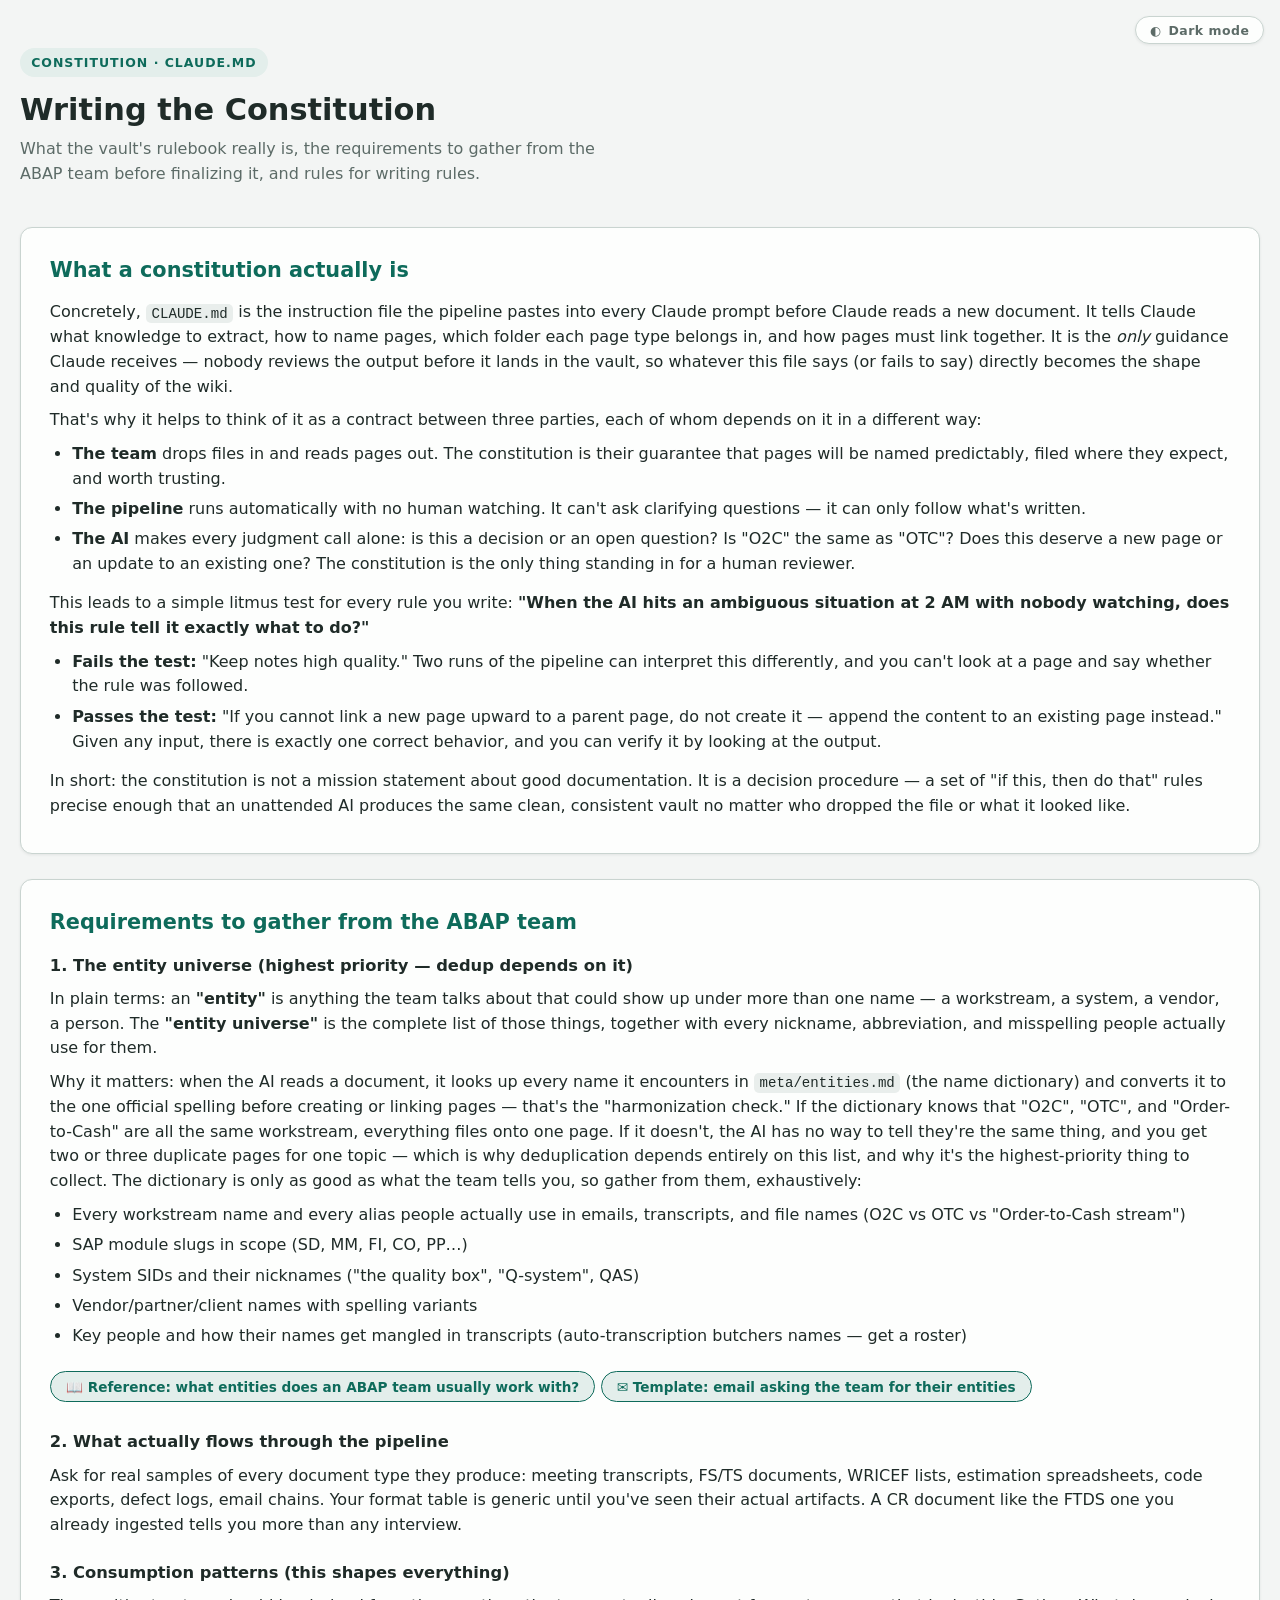
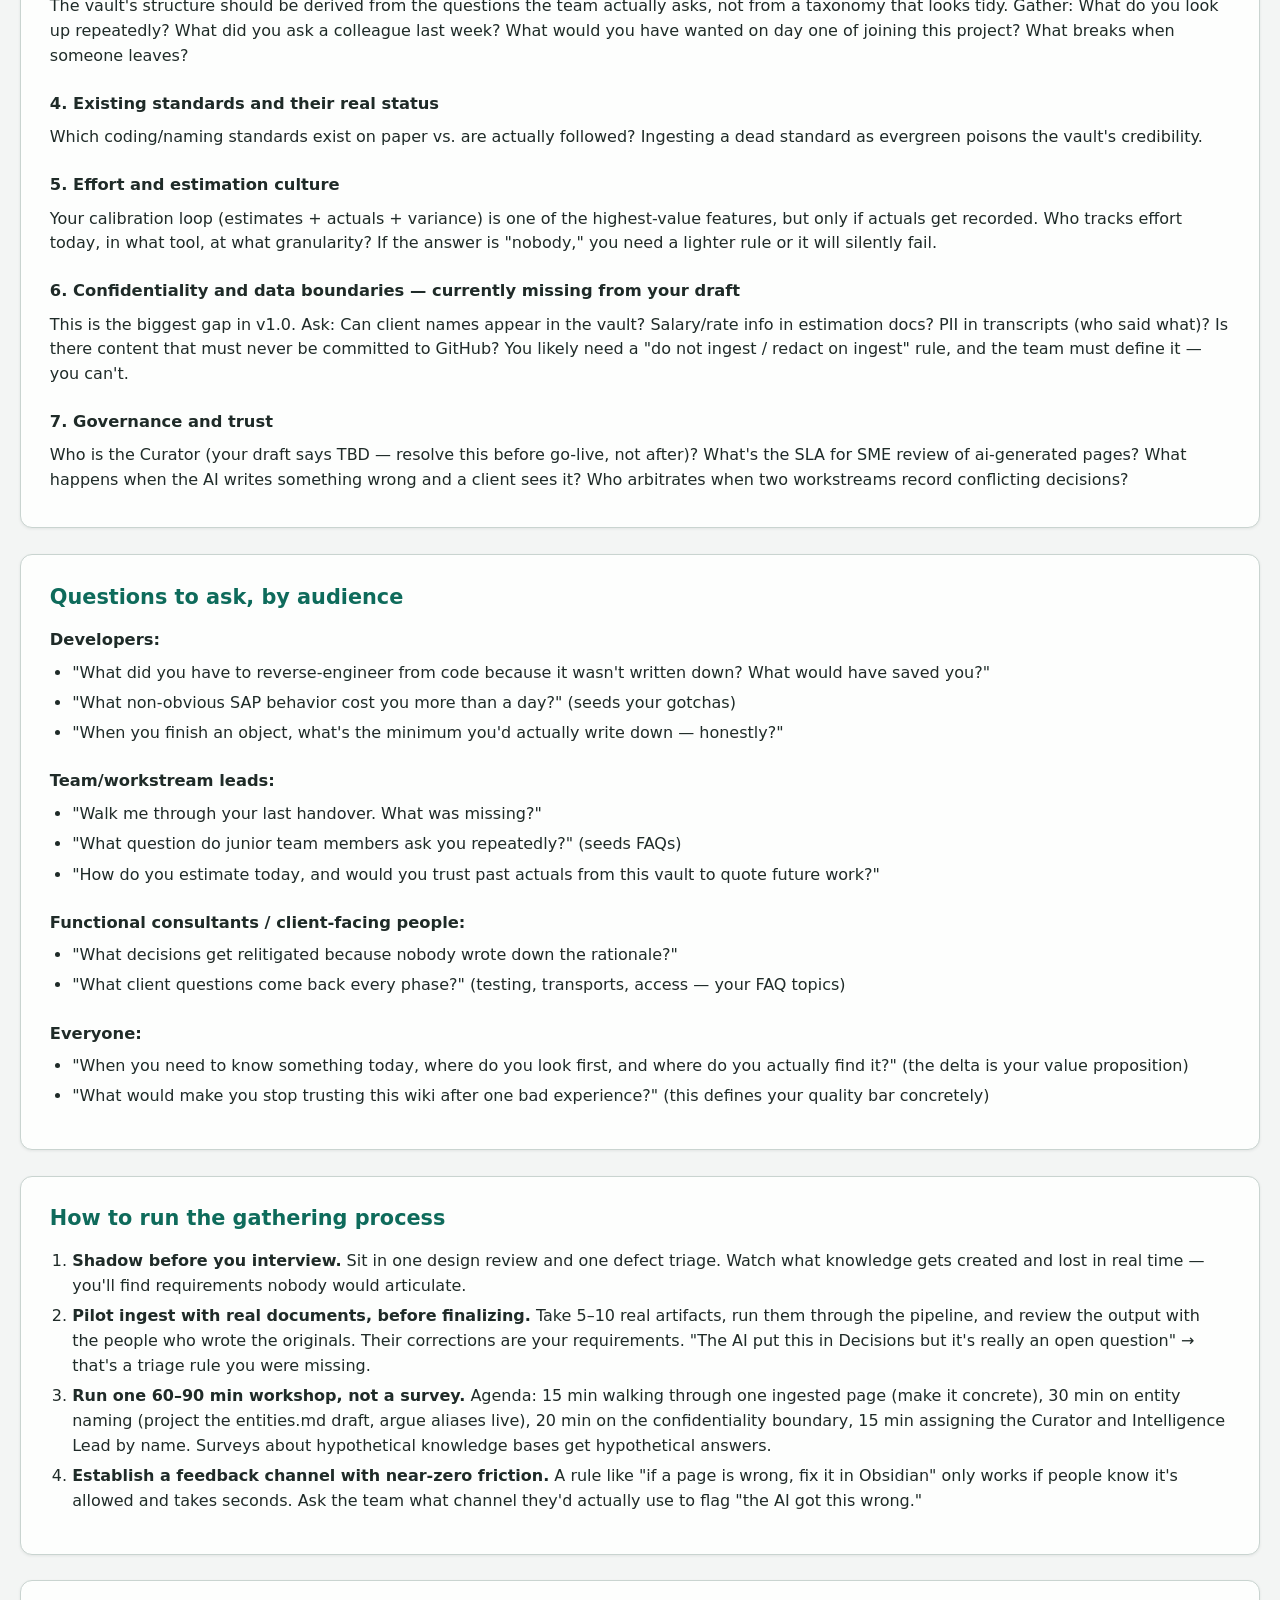
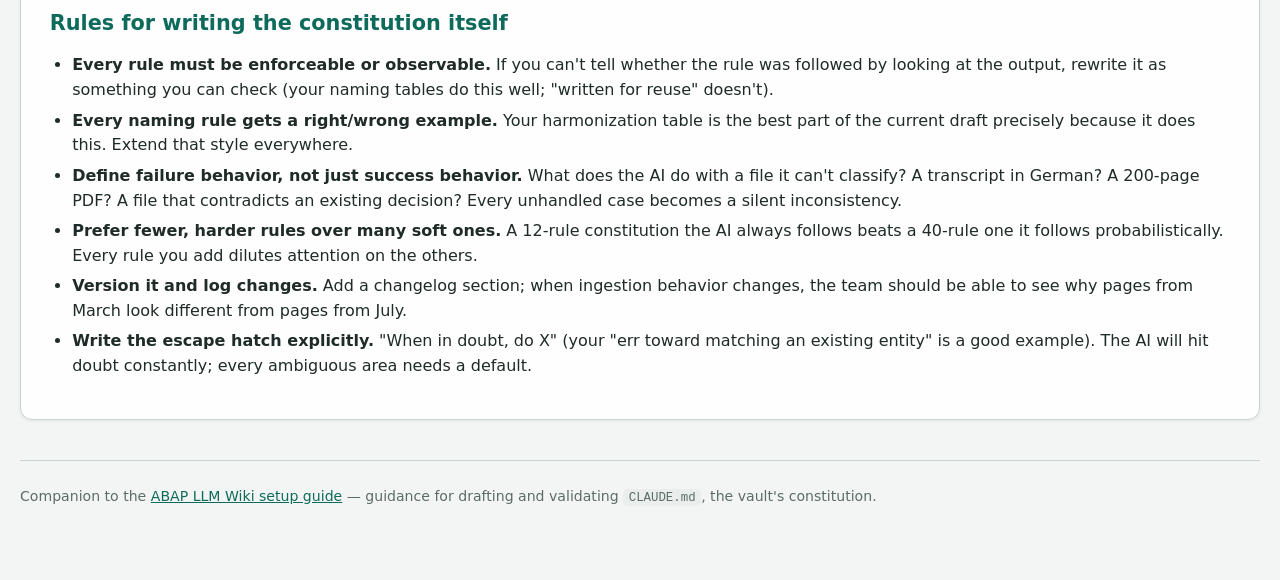
<file: constitution.html>
<!doctype html>
<html lang="en">
  <head>
    <meta charset="utf-8" />
    <meta name="viewport" content="width=device-width, initial-scale=1" />
    <title>Writing the Constitution — CLAUDE.md</title>
    <style>
      :root {
        --paper: #f3f5f4;
        --card: #fdfefd;
        --ink: #1f2b28;
        --muted: #5c6b67;
        --teal: #0e6b5b;
        --teal-soft: #e3eeeb;
        --amber: #a9701f;
        --amber-soft: #f4eadb;
        --line: #c9d4d0;
        --chip-bg: #e9eeec;
        --shadow: 0 1px 3px rgba(31, 43, 40, 0.08);
      }
      @media (prefers-color-scheme: dark) {
        :root {
          --paper: #131d1a;
          --card: #1b2723;
          --ink: #e4ece9;
          --muted: #93a5a0;
          --teal: #5bbfa9;
          --teal-soft: #1e332e;
          --amber: #d9a05b;
          --amber-soft: #33281a;
          --line: #33443f;
          --chip-bg: #24322d;
          --shadow: 0 1px 3px rgba(0, 0, 0, 0.35);
        }
      }
      :root[data-theme="dark"] {
        --paper: #131d1a;
        --card: #1b2723;
        --ink: #e4ece9;
        --muted: #93a5a0;
        --teal: #5bbfa9;
        --teal-soft: #1e332e;
        --amber: #d9a05b;
        --amber-soft: #33281a;
        --line: #33443f;
        --chip-bg: #24322d;
        --shadow: 0 1px 3px rgba(0, 0, 0, 0.35);
      }
      :root[data-theme="light"] {
        --paper: #f3f5f4;
        --card: #fdfefd;
        --ink: #1f2b28;
        --muted: #5c6b67;
        --teal: #0e6b5b;
        --teal-soft: #e3eeeb;
        --amber: #a9701f;
        --amber-soft: #f4eadb;
        --line: #c9d4d0;
        --chip-bg: #e9eeec;
        --shadow: 0 1px 3px rgba(31, 43, 40, 0.08);
      }

      * {
        box-sizing: border-box;
      }
      .theme-toggle {
        position: fixed;
        top: 1rem;
        right: 1rem;
        z-index: 10;
        display: inline-flex;
        align-items: center;
        gap: 0.45rem;
        background: var(--card);
        color: var(--muted);
        border: 1px solid var(--line);
        border-radius: 999px;
        padding: 0.35rem 0.85rem;
        font-family: "Avenir Next", "Segoe UI", system-ui, sans-serif;
        font-size: 0.78rem;
        font-weight: 600;
        letter-spacing: 0.04em;
        cursor: pointer;
        box-shadow: var(--shadow);
      }
      .theme-toggle:hover {
        color: var(--teal);
        border-color: var(--teal);
      }
      .theme-toggle:focus-visible {
        outline: 2px solid var(--teal);
        outline-offset: 2px;
      }
      @media print {
        .theme-toggle {
          display: none;
        }
      }
      body {
        background: var(--paper);
        color: var(--ink);
        font-family:
          "Avenir Next",
          "Segoe UI",
          system-ui,
          -apple-system,
          sans-serif;
        line-height: 1.55;
        margin: 0;
        padding: 3rem 1.25rem 4rem;
      }
      .page {
        max-width: 1500px;
        margin: 0 auto;
      }
      header.masthead {
        margin-bottom: 2.5rem;
      }
      .kicker {
        display: inline-block;
        background: var(--teal-soft);
        color: var(--teal);
        font-size: 0.78rem;
        font-weight: 600;
        letter-spacing: 0.08em;
        text-transform: uppercase;
        padding: 0.3rem 0.7rem;
        border-radius: 999px;
        margin-bottom: 0.9rem;
      }
      h1 {
        font-size: 1.9rem;
        line-height: 1.25;
        margin: 0 0 0.5rem;
      }
      .subtitle {
        color: var(--muted);
        margin: 0;
        max-width: 60ch;
      }
      section.card {
        background: var(--card);
        border: 1px solid var(--line);
        border-radius: 12px;
        box-shadow: var(--shadow);
        padding: 1.6rem 1.8rem;
        margin-bottom: 1.6rem;
      }
      h2 {
        font-size: 1.3rem;
        margin: 0 0 0.9rem;
        color: var(--teal);
      }
      h3 {
        font-size: 1.02rem;
        margin: 1.4rem 0 0.4rem;
      }
      h3:first-of-type {
        margin-top: 0.2rem;
      }
      p {
        margin: 0.55rem 0;
      }
      ul,
      ol {
        margin: 0.5rem 0 0.9rem;
        padding-left: 1.4rem;
      }
      li {
        margin: 0.35rem 0;
      }
      code {
        background: var(--chip-bg);
        border-radius: 5px;
        padding: 0.1rem 0.35rem;
        font-family: "SF Mono", "Cascadia Code", Menlo, Consolas, monospace;
        font-size: 0.88em;
      }
      .note {
        background: var(--amber-soft);
        border-left: 4px solid var(--amber);
        border-radius: 0 8px 8px 0;
        padding: 0.8rem 1rem;
        margin: 0.9rem 0;
      }
      .note strong {
        color: var(--amber);
      }
      footer {
        color: var(--muted);
        font-size: 0.88rem;
        margin-top: 2.5rem;
        border-top: 1px solid var(--line);
        padding-top: 1rem;
      }
      a {
        color: var(--teal);
      }
      .ref-button {
        display: inline-flex;
        align-items: center;
        gap: 0.45rem;
        background: var(--teal-soft);
        color: var(--teal);
        border: 1px solid var(--teal);
        border-radius: 999px;
        padding: 0.4rem 0.95rem;
        font-family: inherit;
        font-size: 0.85rem;
        font-weight: 600;
        cursor: pointer;
        margin: 0.5rem 0 0.3rem;
      }
      .ref-button:hover {
        background: var(--teal);
        color: var(--card);
      }
      .ref-button:focus-visible {
        outline: 2px solid var(--teal);
        outline-offset: 2px;
      }
      dialog.ref-dialog {
        background: var(--card);
        color: var(--ink);
        border: 1px solid var(--line);
        border-radius: 12px;
        box-shadow: 0 12px 40px rgba(0, 0, 0, 0.3);
        padding: 1.8rem 2rem;
        max-width: 720px;
        width: calc(100vw - 2.5rem);
        max-height: 85vh;
        overflow-y: auto;
      }
      dialog.ref-dialog::backdrop {
        background: rgba(0, 0, 0, 0.45);
      }
      dialog.ref-dialog h2 {
        margin-top: 0;
        padding-right: 2.5rem;
      }
      dialog.ref-dialog h3 {
        color: var(--amber);
      }
      .ref-close {
        position: absolute;
        top: 1rem;
        right: 1rem;
        background: var(--chip-bg);
        color: var(--muted);
        border: 1px solid var(--line);
        border-radius: 999px;
        width: 2rem;
        height: 2rem;
        font-size: 1rem;
        line-height: 1;
        cursor: pointer;
      }
      .ref-close:hover {
        color: var(--teal);
        border-color: var(--teal);
      }
    </style>
  </head>
  <body>
    <button
      class="theme-toggle"
      id="themeToggle"
      type="button"
      aria-live="polite"
    >
      <span id="themeIcon" aria-hidden="true">◐</span>
      <span id="themeLabel">Dark mode</span>
    </button>
    <div class="page">
      <header class="masthead">
        <span class="kicker">Constitution · CLAUDE.md</span>
        <h1>Writing the Constitution</h1>
        <p class="subtitle">
          What the vault's rulebook really is, the requirements to gather from
          the ABAP team before finalizing it, and rules for writing rules.
        </p>
      </header>

      <section class="card">
        <h2>What a constitution actually is</h2>
        <p>
          Concretely, <code>CLAUDE.md</code> is the instruction file the
          pipeline pastes into every Claude prompt before Claude reads a new
          document. It tells Claude what knowledge to extract, how to name
          pages, which folder each page type belongs in, and how pages must link
          together. It is the <em>only</em> guidance Claude receives — nobody
          reviews the output before it lands in the vault, so whatever this file
          says (or fails to say) directly becomes the shape and quality of the
          wiki.
        </p>
        <p>
          That's why it helps to think of it as a contract between three
          parties, each of whom depends on it in a different way:
        </p>
        <ul>
          <li>
            <strong>The team</strong> drops files in and reads pages out. The
            constitution is their guarantee that pages will be named
            predictably, filed where they expect, and worth trusting.
          </li>
          <li>
            <strong>The pipeline</strong> runs automatically with no human
            watching. It can't ask clarifying questions — it can only follow
            what's written.
          </li>
          <li>
            <strong>The AI</strong> makes every judgment call alone: is this a
            decision or an open question? Is "O2C" the same as "OTC"? Does this
            deserve a new page or an update to an existing one? The constitution
            is the only thing standing in for a human reviewer.
          </li>
        </ul>
        <p>
          This leads to a simple litmus test for every rule you write:
          <strong
            >"When the AI hits an ambiguous situation at 2 AM with nobody
            watching, does this rule tell it exactly what to do?"</strong
          >
        </p>
        <ul>
          <li>
            <strong>Fails the test:</strong> "Keep notes high quality." Two runs
            of the pipeline can interpret this differently, and you can't look
            at a page and say whether the rule was followed.
          </li>
          <li>
            <strong>Passes the test:</strong> "If you cannot link a new page
            upward to a parent page, do not create it — append the content to an
            existing page instead." Given any input, there is exactly one
            correct behavior, and you can verify it by looking at the output.
          </li>
        </ul>
        <p>
          In short: the constitution is not a mission statement about good
          documentation. It is a decision procedure — a set of "if this, then do
          that" rules precise enough that an unattended AI produces the same
          clean, consistent vault no matter who dropped the file or what it
          looked like.
        </p>
      </section>

      <section class="card">
        <h2>Requirements to gather from the ABAP team</h2>

        <h3>1. The entity universe (highest priority — dedup depends on it)</h3>
        <p>
          In plain terms: an <strong>"entity"</strong> is anything the team
          talks about that could show up under more than one name — a
          workstream, a system, a vendor, a person. The
          <strong>"entity universe"</strong> is the complete list of those
          things, together with every nickname, abbreviation, and misspelling
          people actually use for them.
        </p>
        <p>
          Why it matters: when the AI reads a document, it looks up every name
          it encounters in <code>meta/entities.md</code> (the name dictionary)
          and converts it to the one official spelling before creating or
          linking pages — that's the "harmonization check." If the dictionary
          knows that "O2C", "OTC", and "Order-to-Cash" are all the same
          workstream, everything files onto one page. If it doesn't, the AI has
          no way to tell they're the same thing, and you get two or three
          duplicate pages for one topic — which is why deduplication depends
          entirely on this list, and why it's the highest-priority thing to
          collect. The dictionary is only as good as what the team tells you, so
          gather from them, exhaustively:
        </p>
        <ul>
          <li>
            Every workstream name and every alias people actually use in emails,
            transcripts, and file names (O2C vs OTC vs "Order-to-Cash stream")
          </li>
          <li>SAP module slugs in scope (SD, MM, FI, CO, PP…)</li>
          <li>
            System SIDs and their nicknames ("the quality box", "Q-system", QAS)
          </li>
          <li>Vendor/partner/client names with spelling variants</li>
          <li>
            Key people and how their names get mangled in transcripts
            (auto-transcription butchers names — get a roster)
          </li>
        </ul>
        <button
          type="button"
          class="ref-button"
          id="entityRefOpen"
          aria-haspopup="dialog"
        >
          📖 Reference: what entities does an ABAP team usually work with?
        </button>
        <button
          type="button"
          class="ref-button"
          id="emailTplOpen"
          aria-haspopup="dialog"
        >
          ✉️ Template: email asking the team for their entities
        </button>

        <h3>2. What actually flows through the pipeline</h3>
        <p>
          Ask for real samples of every document type they produce: meeting
          transcripts, FS/TS documents, WRICEF lists, estimation spreadsheets,
          code exports, defect logs, email chains. Your format table is generic
          until you've seen their actual artifacts. A CR document like the FTDS
          one you already ingested tells you more than any interview.
        </p>

        <h3>3. Consumption patterns (this shapes everything)</h3>
        <p>
          The vault's structure should be derived from the questions the team
          actually asks, not from a taxonomy that looks tidy. Gather: What do
          you look up repeatedly? What did you ask a colleague last week? What
          would you have wanted on day one of joining this project? What breaks
          when someone leaves?
        </p>

        <h3>4. Existing standards and their real status</h3>
        <p>
          Which coding/naming standards exist on paper vs. are actually
          followed? Ingesting a dead standard as evergreen poisons the vault's
          credibility.
        </p>

        <h3>5. Effort and estimation culture</h3>
        <p>
          Your calibration loop (estimates + actuals + variance) is one of the
          highest-value features, but only if actuals get recorded. Who tracks
          effort today, in what tool, at what granularity? If the answer is
          "nobody," you need a lighter rule or it will silently fail.
        </p>

        <h3>
          6. Confidentiality and data boundaries — currently missing from your
          draft
        </h3>
        <p>
          This is the biggest gap in v1.0. Ask: Can client names appear in the
          vault? Salary/rate info in estimation docs? PII in transcripts (who
          said what)? Is there content that must never be committed to GitHub?
          You likely need a "do not ingest / redact on ingest" rule, and the
          team must define it — you can't.
        </p>

        <h3>7. Governance and trust</h3>
        <p>
          Who is the Curator (your draft says TBD — resolve this before go-live,
          not after)? What's the SLA for SME review of ai-generated pages? What
          happens when the AI writes something wrong and a client sees it? Who
          arbitrates when two workstreams record conflicting decisions?
        </p>
      </section>

      <section class="card">
        <h2>Questions to ask, by audience</h2>

        <h3>Developers:</h3>
        <ul>
          <li>
            "What did you have to reverse-engineer from code because it wasn't
            written down? What would have saved you?"
          </li>
          <li>
            "What non-obvious SAP behavior cost you more than a day?" (seeds
            your gotchas)
          </li>
          <li>
            "When you finish an object, what's the minimum you'd actually write
            down — honestly?"
          </li>
        </ul>

        <h3>Team/workstream leads:</h3>
        <ul>
          <li>"Walk me through your last handover. What was missing?"</li>
          <li>
            "What question do junior team members ask you repeatedly?" (seeds
            FAQs)
          </li>
          <li>
            "How do you estimate today, and would you trust past actuals from
            this vault to quote future work?"
          </li>
        </ul>

        <h3>Functional consultants / client-facing people:</h3>
        <ul>
          <li>
            "What decisions get relitigated because nobody wrote down the
            rationale?"
          </li>
          <li>
            "What client questions come back every phase?" (testing, transports,
            access — your FAQ topics)
          </li>
        </ul>

        <h3>Everyone:</h3>
        <ul>
          <li>
            "When you need to know something today, where do you look first, and
            where do you actually find it?" (the delta is your value
            proposition)
          </li>
          <li>
            "What would make you stop trusting this wiki after one bad
            experience?" (this defines your quality bar concretely)
          </li>
        </ul>
      </section>

      <section class="card">
        <h2>How to run the gathering process</h2>
        <ol>
          <li>
            <strong>Shadow before you interview.</strong> Sit in one design
            review and one defect triage. Watch what knowledge gets created and
            lost in real time — you'll find requirements nobody would
            articulate.
          </li>
          <li>
            <strong
              >Pilot ingest with real documents, before finalizing.</strong
            >
            Take 5–10 real artifacts, run them through the pipeline, and review
            the output with the people who wrote the originals. Their
            corrections are your requirements. "The AI put this in Decisions but
            it's really an open question" → that's a triage rule you were
            missing.
          </li>
          <li>
            <strong>Run one 60–90 min workshop, not a survey.</strong>
            Agenda: 15 min walking through one ingested page (make it concrete),
            30 min on entity naming (project the entities.md draft, argue
            aliases live), 20 min on the confidentiality boundary, 15 min
            assigning the Curator and Intelligence Lead by name. Surveys about
            hypothetical knowledge bases get hypothetical answers.
          </li>
          <li>
            <strong
              >Establish a feedback channel with near-zero friction.</strong
            >
            A rule like "if a page is wrong, fix it in Obsidian" only works if
            people know it's allowed and takes seconds. Ask the team what
            channel they'd actually use to flag "the AI got this wrong."
          </li>
        </ol>
      </section>

      <section class="card">
        <h2>Rules for writing the constitution itself</h2>
        <ul>
          <li>
            <strong>Every rule must be enforceable or observable.</strong> If
            you can't tell whether the rule was followed by looking at the
            output, rewrite it as something you can check (your naming tables do
            this well; "written for reuse" doesn't).
          </li>
          <li>
            <strong>Every naming rule gets a right/wrong example.</strong> Your
            harmonization table is the best part of the current draft precisely
            because it does this. Extend that style everywhere.
          </li>
          <li>
            <strong>Define failure behavior, not just success behavior.</strong>
            What does the AI do with a file it can't classify? A transcript in
            German? A 200-page PDF? A file that contradicts an existing
            decision? Every unhandled case becomes a silent inconsistency.
          </li>
          <li>
            <strong>Prefer fewer, harder rules over many soft ones.</strong> A
            12-rule constitution the AI always follows beats a 40-rule one it
            follows probabilistically. Every rule you add dilutes attention on
            the others.
          </li>
          <li>
            <strong>Version it and log changes.</strong> Add a changelog
            section; when ingestion behavior changes, the team should be able to
            see why pages from March look different from pages from July.
          </li>
          <li>
            <strong>Write the escape hatch explicitly.</strong> "When in doubt,
            do X" (your "err toward matching an existing entity" is a good
            example). The AI will hit doubt constantly; every ambiguous area
            needs a default.
          </li>
        </ul>
      </section>

      <footer>
        <p>
          Companion to the
          <a href="abap-llm-wiki-setup-guide.html">ABAP LLM Wiki setup guide</a>
          — guidance for drafting and validating <code>CLAUDE.md</code>, the
          vault's constitution.
        </p>
      </footer>
    </div>

    <dialog
      class="ref-dialog"
      id="entityRefDialog"
      aria-labelledby="entityRefTitle"
    >
      <button
        type="button"
        class="ref-close"
        id="entityRefClose"
        aria-label="Close"
      >
        ✕
      </button>
      <h2 id="entityRefTitle">Entities an ABAP team usually works with</h2>
      <p>
        In the vault's sense of the word — things that show up under multiple
        names and deserve one canonical page — an ABAP delivery team typically
        deals with these categories:
      </p>

      <h3>Organizational entities</h3>
      <ul>
        <li>
          <strong>Workstreams / process areas</strong> — Order-to-Cash
          (O2C/OTC), Procure-to-Pay (P2P/PTP), Record-to-Report (R2R),
          Plan-to-Produce. These are the worst alias offenders, since every
          client and SI abbreviates them differently.
        </li>
        <li>
          <strong>Projects and releases</strong> — the program name, wave/phase
          names ("Wave 2", "R2 go-live"), sprint or drop identifiers.
        </li>
        <li>
          <strong>People and roles</strong> — developers, functional
          consultants, workstream leads, the client's process owners, basis
          admins. Transcripts mangle names constantly.
        </li>
        <li>
          <strong>Vendors, partners, and the client</strong> — often with
          legal-name vs. everyday-name variants.
        </li>
      </ul>

      <h3>SAP landscape entities</h3>
      <ul>
        <li>
          <strong>Systems and clients</strong> — SIDs like DEV/QAS/PRD plus
          nicknames ("the quality box", "sandbox", "the golden client"), and
          client numbers (100, 200).
        </li>
        <li>
          <strong>Modules / functional areas</strong> — SD, MM, FI, CO, PP,
          WM/EWM, PM, QM. Also newer stacks: S/4HANA, Fiori, BTP.
        </li>
        <li>
          <strong>Transport routes and landscapes</strong> — transport requests,
          the DEV→QAS→PRD path.
        </li>
      </ul>

      <h3>Technical/code entities (the biggest volume for an ABAP team)</h3>
      <ul>
        <li>
          <strong>WRICEF objects</strong> — the classic inventory: Workflows,
          Reports, Interfaces, Conversions, Enhancements, Forms, each usually
          with an ID like "E-001" or "RICEF-042".
        </li>
        <li>
          <strong>Repository objects</strong> — programs, function modules,
          classes, methods, includes, packages.
        </li>
        <li>
          <strong>Data dictionary objects</strong> — tables (VBAK, EKKO, BSEG…),
          structures, data elements, domains, CDS views.
        </li>
        <li>
          <strong>Integration artifacts</strong> — IDocs (message types, basic
          types), BAPIs, RFCs, OData services, proxies, PI/CPI iFlows.
        </li>
        <li>
          <strong>Enhancement points</strong> — user exits, BAdIs, enhancement
          spots, implicit enhancements.
        </li>
        <li>
          <strong>Forms and outputs</strong> — SmartForms, Adobe Forms,
          SAPscript.
        </li>
      </ul>

      <h3>Process/document entities</h3>
      <ul>
        <li>
          <strong>Change requests and defects</strong> — CR numbers, ticket IDs
          from whatever ALM tool is in use (Solution Manager, Jira, ServiceNow),
          which people cite inconsistently ("CR-1023" vs "the FTDS change").
        </li>
        <li>
          <strong>Specs</strong> — FS/TS documents, often referenced by object
          ID in one place and document title in another.
        </li>
      </ul>

      <div class="note">
        <p>
          <strong>Where to start:</strong> the highest-payoff entities to nail
          down first in <code>meta/entities.md</code> are workstreams, system
          SIDs/nicknames, people, and WRICEF object IDs — they appear in nearly
          every document and have the most alias drift. Table names and standard
          SAP objects (VBAK, BAPI names) are lower risk: people rarely invent
          nicknames for them, so the technical name <em>is</em> the canonical
          name.
        </p>
      </div>
    </dialog>

    <dialog
      class="ref-dialog"
      id="emailTplDialog"
      aria-labelledby="emailTplTitle"
    >
      <button
        type="button"
        class="ref-close"
        id="emailTplClose"
        aria-label="Close"
      >
        ✕
      </button>
      <h2 id="emailTplTitle">
        Email template — asking the team for their entities
      </h2>
      <p>Hi team,</p>
      <p>
        To get started, let's begin with a simple, high-impact step: defining
        the core technical entities. We need to map out the systems, SAP
        modules, and development objects our wiki will cover, along with any
        alternate names they go by. Aligning these terms ensures the AI
        recognizes when different names refer to the same thing (for example,
        "QAS" in one document and "quality box" in another). This allows the AI
        to file everything onto a single page and prevents duplicate clutter.
      </p>
      <p>Could you share the following details?</p>
      <h3>Development Standards &amp; Tracking</h3>
      <ol>
        <li>
          <strong>Naming Conventions:</strong> Is there a standard document for
          ABAP coding and object naming conventions that I should review?
        </li>
        <li>
          <strong>WRICEF &amp; Transports:</strong> How are development objects
          and transports named or numbered today (e.g., RICEF-042), and where is
          the master tracker kept?
        </li>
        <li>
          <strong>Tickets &amp; Specs:</strong> What tools are you using to
          track Change Requests (CRs), defects, and Technical Specs (TS)?
        </li>
      </ol>
      <h3>Landscape &amp; Environments</h3>
      <ol>
        <li>
          <strong>Systems:</strong> What are the relevant SIDs (DEV/QAS/PRD) and
          specific client numbers we develop and test in?
        </li>
        <li>
          <strong>SAP Modules:</strong> Which main modules (like SD, MM, FI)
          does the team build for most frequently?
        </li>
      </ol>
      <p>
        If it's easier, we can also discuss these in a call next week. I'd also
        be happy to sit down with someone from your team and work through this.
      </p>
      <p>Senthil</p>
    </dialog>

    <script>
      (function () {
        var root = document.documentElement;
        var button = document.getElementById("themeToggle");
        var icon = document.getElementById("themeIcon");
        var label = document.getElementById("themeLabel");
        var media = window.matchMedia("(prefers-color-scheme: dark)");

        function currentTheme() {
          var forced = root.getAttribute("data-theme");
          if (forced === "dark" || forced === "light") return forced;
          return media.matches ? "dark" : "light";
        }

        // The button describes the mode you'll switch TO.
        function render() {
          var theme = currentTheme();
          if (theme === "dark") {
            icon.textContent = "☀";
            label.textContent = "Light mode";
          } else {
            icon.textContent = "◐";
            label.textContent = "Dark mode";
          }
        }

        function apply(theme) {
          root.setAttribute("data-theme", theme);
          try {
            localStorage.setItem("abap-guide-theme", theme);
          } catch (e) {
            /* private browsing — toggle still works for this visit */
          }
          render();
        }

        button.addEventListener("click", function () {
          apply(currentTheme() === "dark" ? "light" : "dark");
        });

        // Restore a saved choice; otherwise follow the OS (and track OS changes live).
        var saved = null;
        try {
          saved = localStorage.getItem("abap-guide-theme");
        } catch (e) {}
        if (saved === "dark" || saved === "light") {
          root.setAttribute("data-theme", saved);
        }
        media.addEventListener("change", render);
        render();
      })();

      (function () {
        function wire(dialogId, openId, closeId) {
          var dialog = document.getElementById(dialogId);
          var openBtn = document.getElementById(openId);
          var closeBtn = document.getElementById(closeId);

          openBtn.addEventListener("click", function () {
            dialog.showModal();
          });
          closeBtn.addEventListener("click", function () {
            dialog.close();
          });
          // Clicking the dimmed backdrop closes the popup; clicks inside don't.
          dialog.addEventListener("click", function (e) {
            if (e.target === dialog) dialog.close();
          });
        }
        wire("entityRefDialog", "entityRefOpen", "entityRefClose");
        wire("emailTplDialog", "emailTplOpen", "emailTplClose");
      })();
    </script>
  </body>
</html>
</file>
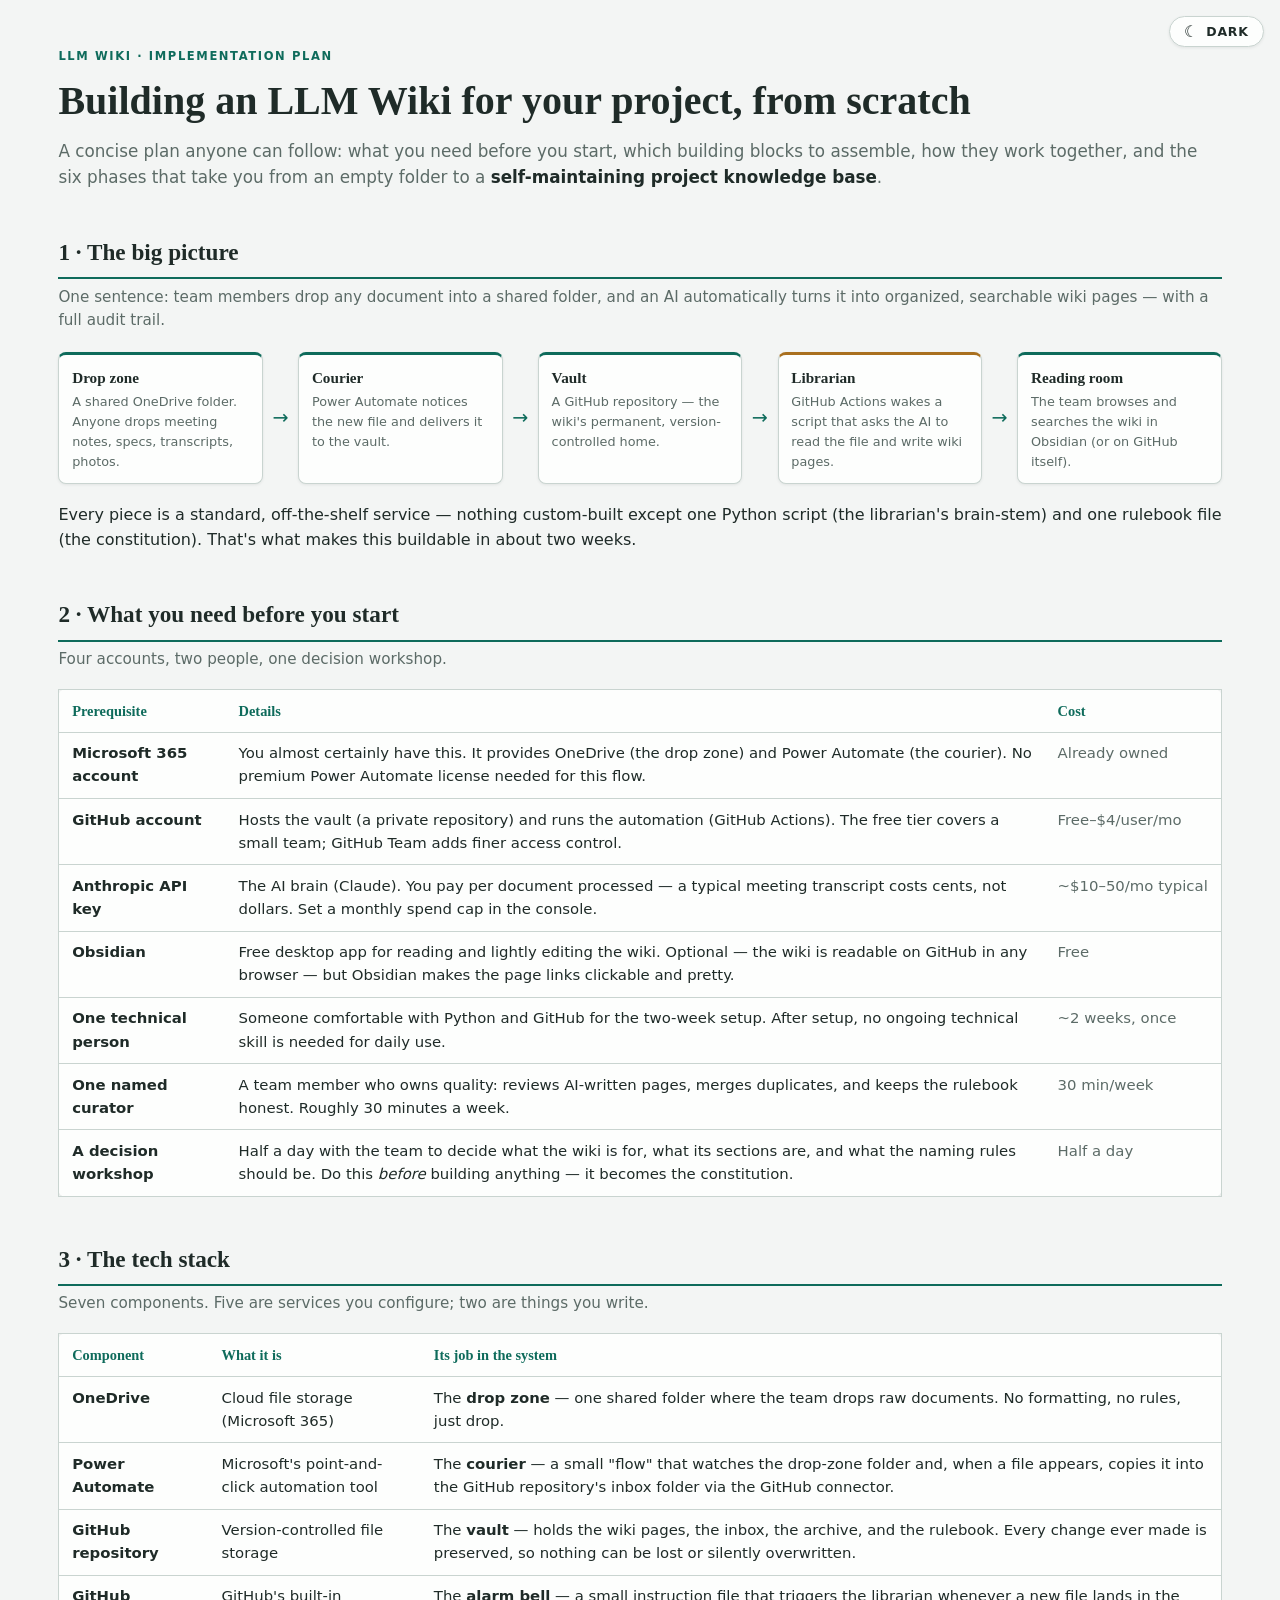
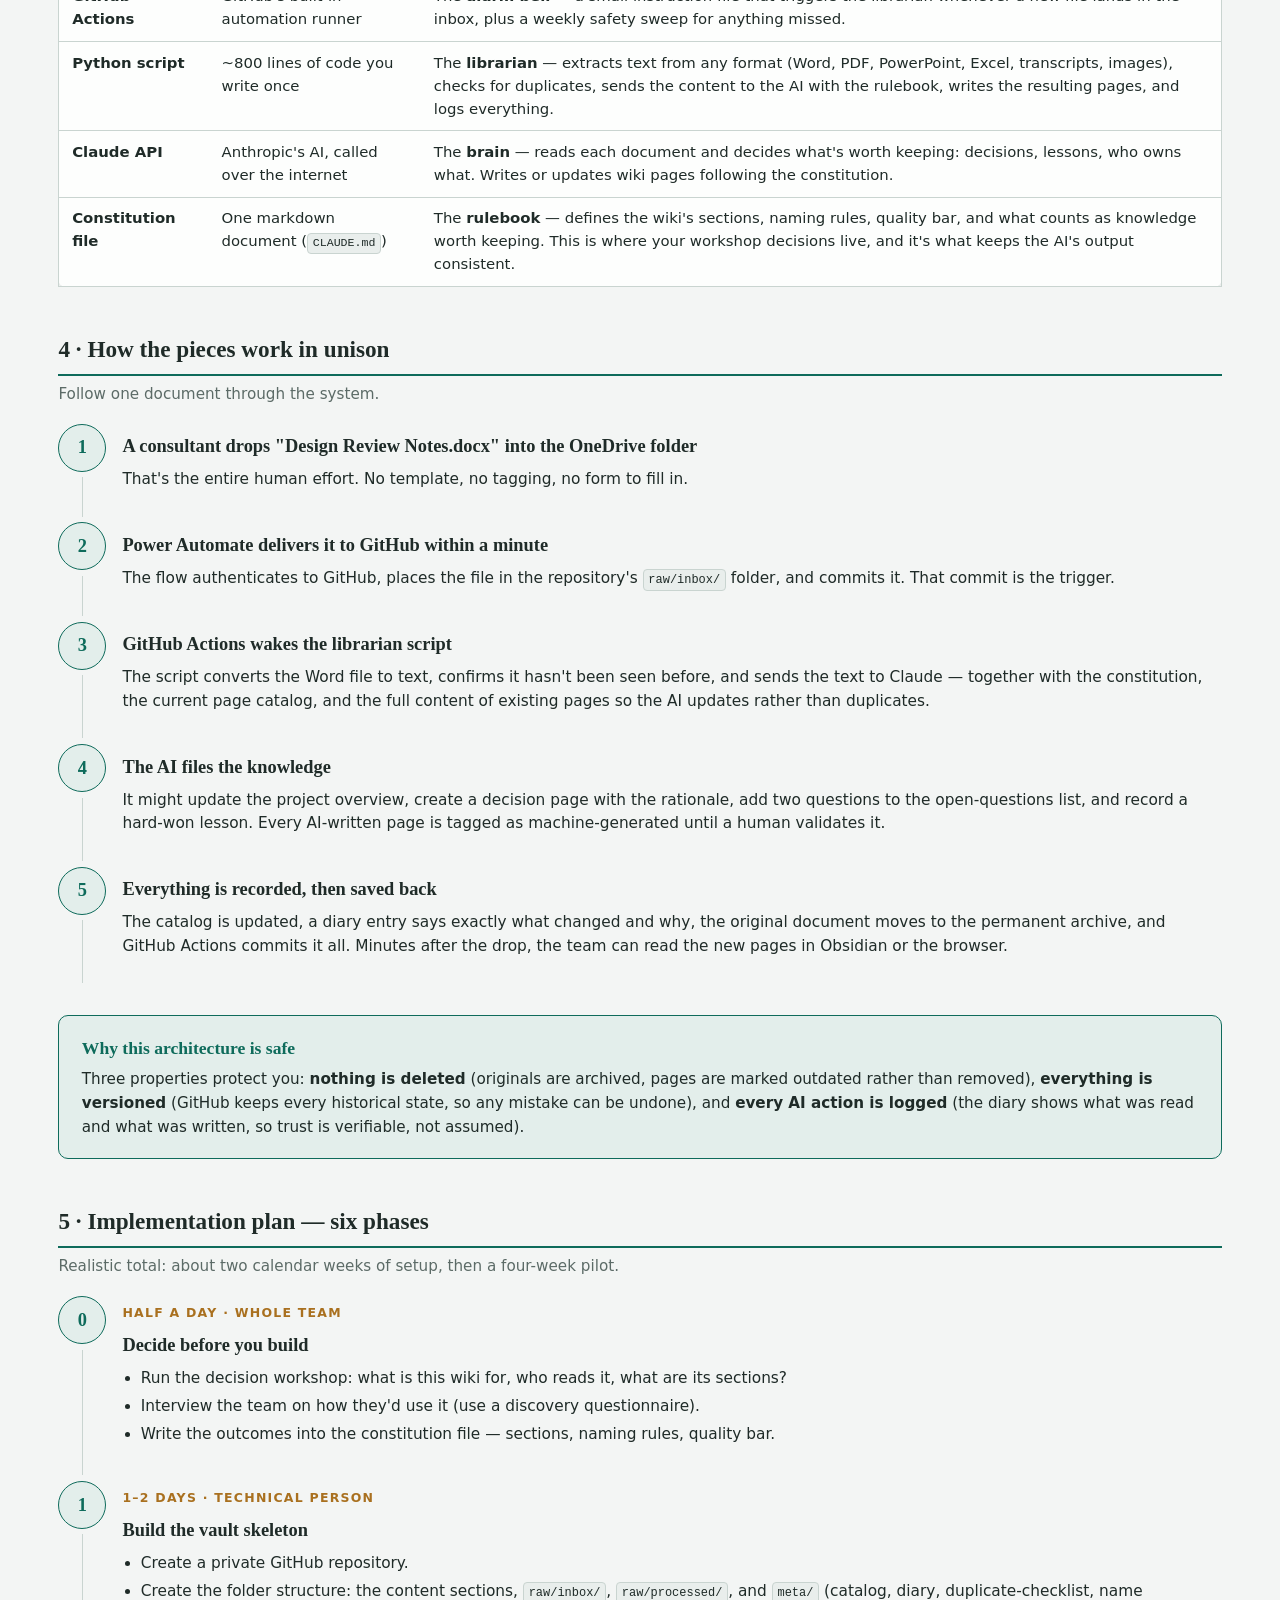
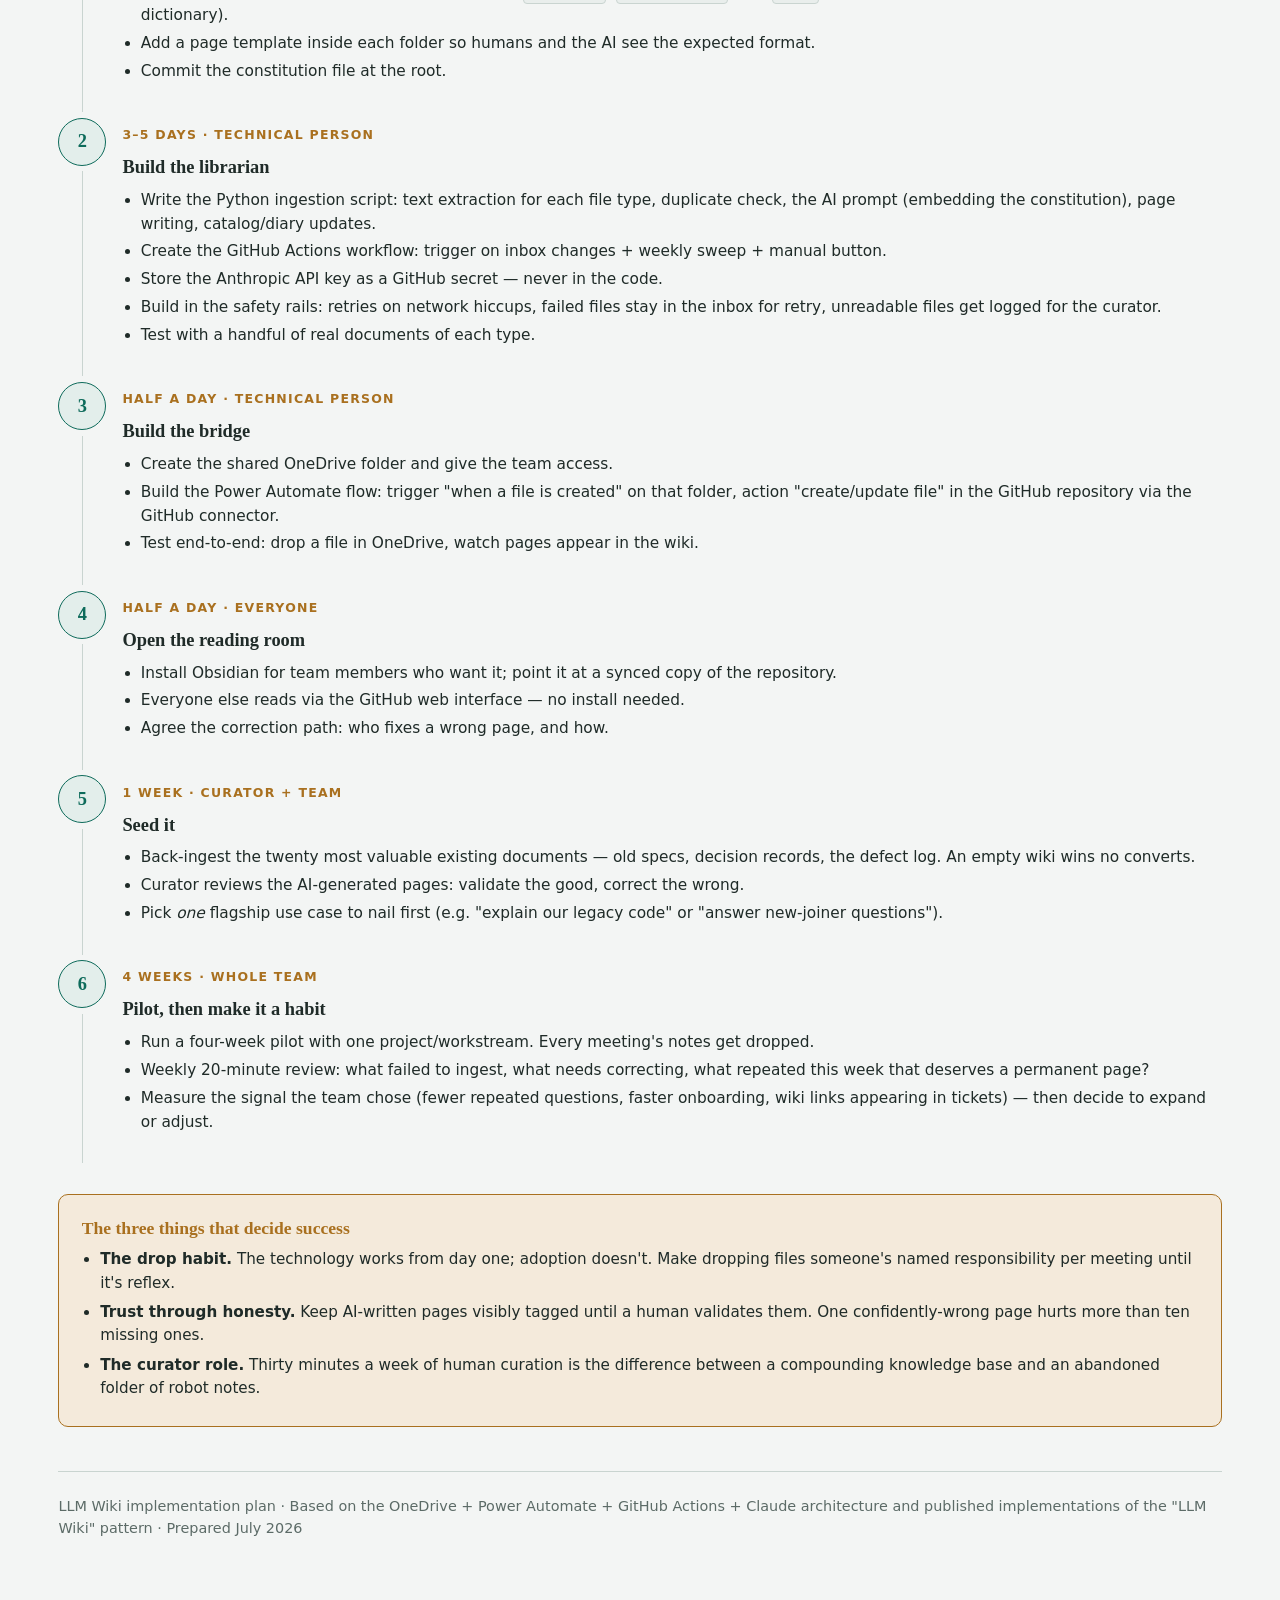
<file: llm-wiki-implementation-plan.html>
<!doctype html>
<html lang="en">
  <head>
    <meta charset="utf-8" />
    <meta name="viewport" content="width=device-width, initial-scale=1" />
    <title>Building an LLM Wiki from Scratch — Implementation Plan</title>
    <style>
      :root {
        --paper: #f3f5f4;
        --card: #fdfefd;
        --ink: #1f2b28;
        --muted: #5c6b67;
        --teal: #0e6b5b;
        --teal-soft: #e3eeeb;
        --amber: #a9701f;
        --amber-soft: #f4eadb;
        --line: #c9d4d0;
        --chip-bg: #e9eeec;
        --shadow: 0 1px 3px rgba(31, 43, 40, 0.08);
      }
      @media (prefers-color-scheme: dark) {
        :root {
          --paper: #131d1a;
          --card: #1b2723;
          --ink: #e4ece9;
          --muted: #93a5a0;
          --teal: #5bbfa9;
          --teal-soft: #1e332e;
          --amber: #d9a05b;
          --amber-soft: #33281a;
          --line: #33443f;
          --chip-bg: #24322d;
          --shadow: 0 1px 3px rgba(0, 0, 0, 0.35);
        }
      }
      :root[data-theme="dark"] {
        --paper: #131d1a;
        --card: #1b2723;
        --ink: #e4ece9;
        --muted: #93a5a0;
        --teal: #5bbfa9;
        --teal-soft: #1e332e;
        --amber: #d9a05b;
        --amber-soft: #33281a;
        --line: #33443f;
        --chip-bg: #24322d;
        --shadow: 0 1px 3px rgba(0, 0, 0, 0.35);
      }
      :root[data-theme="light"] {
        --paper: #f3f5f4;
        --card: #fdfefd;
        --ink: #1f2b28;
        --muted: #5c6b67;
        --teal: #0e6b5b;
        --teal-soft: #e3eeeb;
        --amber: #a9701f;
        --amber-soft: #f4eadb;
        --line: #c9d4d0;
        --chip-bg: #e9eeec;
        --shadow: 0 1px 3px rgba(31, 43, 40, 0.08);
      }

      * {
        box-sizing: border-box;
      }
      body {
        background: var(--paper);
        color: var(--ink);
        font-family:
          "Avenir Next",
          "Segoe UI",
          system-ui,
          -apple-system,
          sans-serif;
        line-height: 1.55;
        margin: 0;
        padding: 3rem 1.25rem 4rem;
      }
      .page {
        max-width: 1500px;
        width: 100%;
        margin: 0 auto;
        padding: 0 clamp(0.5rem, 3vw, 3rem);
      }
      .display {
        font-family:
          "Iowan Old Style", "Palatino Linotype", Palatino, Georgia, serif;
      }

      header.masthead {
        margin-bottom: 2.4rem;
      }
      .eyebrow {
        text-transform: uppercase;
        letter-spacing: 0.14em;
        font-size: 0.72rem;
        font-weight: 600;
        color: var(--teal);
        margin: 0 0 0.75rem;
      }
      h1 {
        font-family: "Iowan Old Style", Palatino, Georgia, serif;
        font-size: clamp(1.8rem, 4.5vw, 2.5rem);
        line-height: 1.15;
        margin: 0 0 0.9rem;
        text-wrap: balance;
        font-weight: 600;
      }
      .lede {
        font-size: 1.05rem;
        color: var(--muted);
        margin: 0;
      }
      .lede strong {
        color: var(--ink);
        font-weight: 600;
      }

      h2.section {
        font-family: "Iowan Old Style", Palatino, Georgia, serif;
        font-size: 1.45rem;
        font-weight: 600;
        margin: 2.8rem 0 0.4rem;
        padding-bottom: 0.4rem;
        border-bottom: 2px solid var(--teal);
      }
      p.section-sub {
        margin: 0.35rem 0 1.1rem;
        color: var(--muted);
        font-size: 0.95rem;
      }

      /* flow diagram */
      .flow {
        display: flex;
        flex-wrap: wrap;
        align-items: stretch;
        gap: 0.5rem;
        margin: 1.2rem 0;
      }
      .flow .node {
        flex: 1 1 140px;
        background: var(--card);
        border: 1px solid var(--line);
        border-top: 3px solid var(--teal);
        border-radius: 8px;
        padding: 0.7rem 0.8rem;
        box-shadow: var(--shadow);
        min-width: 130px;
      }
      .flow .node.brain {
        border-top-color: var(--amber);
      }
      .flow .node h4 {
        margin: 0 0 0.15rem;
        font-family: "Iowan Old Style", Palatino, Georgia, serif;
        font-size: 0.95rem;
      }
      .flow .node p {
        margin: 0;
        font-size: 0.8rem;
        color: var(--muted);
      }
      .flow .arrow {
        align-self: center;
        color: var(--teal);
        font-size: 1.2rem;
        flex: none;
        padding: 0 0.1rem;
      }

      /* tables */
      .tablewrap {
        overflow-x: auto;
        margin: 1rem 0;
      }
      table {
        border-collapse: collapse;
        width: 100%;
        background: var(--card);
        border: 1px solid var(--line);
        border-radius: 8px;
        box-shadow: var(--shadow);
        font-size: 0.93rem;
      }
      th,
      td {
        text-align: left;
        padding: 0.6rem 0.8rem;
        border-bottom: 1px solid var(--line);
        vertical-align: top;
      }
      th {
        font-family: "Iowan Old Style", Palatino, Georgia, serif;
        font-size: 0.9rem;
        color: var(--teal);
        white-space: nowrap;
      }
      tr:last-child td {
        border-bottom: none;
      }
      td b {
        font-weight: 600;
      }
      .cost {
        white-space: nowrap;
        color: var(--muted);
      }

      .chip {
        display: inline-block;
        font-family: ui-monospace, "SF Mono", Menlo, Consolas, monospace;
        font-size: 0.78em;
        background: var(--chip-bg);
        border: 1px solid var(--line);
        border-radius: 4px;
        padding: 0.06em 0.4em;
        white-space: nowrap;
      }

      /* phases */
      .phase {
        display: grid;
        grid-template-columns: 3rem 1fr;
        gap: 0 1rem;
        position: relative;
      }
      .phase .marker {
        display: flex;
        flex-direction: column;
        align-items: center;
      }
      .phase .num {
        flex: none;
        width: 3rem;
        height: 3rem;
        border-radius: 50%;
        background: var(--teal-soft);
        color: var(--teal);
        border: 1.5px solid var(--teal);
        display: grid;
        place-items: center;
        font-family: "Iowan Old Style", Palatino, Georgia, serif;
        font-size: 1.15rem;
        font-weight: 600;
      }
      .phase .rule {
        flex: 1;
        width: 1.5px;
        background: var(--line);
        margin: 0.35rem 0;
      }
      .phase:last-of-type .rule {
        display: none;
      }
      .phase-body {
        padding-bottom: 1.9rem;
        min-width: 0;
      }
      .phase h3 {
        font-family: "Iowan Old Style", Palatino, Georgia, serif;
        font-size: 1.15rem;
        margin: 0.55rem 0 0.1rem;
        font-weight: 600;
      }
      .phase .meta {
        font-size: 0.78rem;
        text-transform: uppercase;
        letter-spacing: 0.1em;
        color: var(--amber);
        font-weight: 600;
      }
      .phase p {
        margin: 0.45rem 0 0;
        font-size: 0.96rem;
      }
      .phase ul {
        margin: 0.45rem 0 0;
        padding-left: 1.15rem;
        font-size: 0.96rem;
      }
      .phase li {
        margin: 0.25rem 0;
      }

      .callout {
        border-radius: 10px;
        padding: 1.2rem 1.4rem;
        margin: 1.6rem 0;
      }
      .callout.teal {
        background: var(--teal-soft);
        border: 1px solid var(--teal);
      }
      .callout.amber {
        background: var(--amber-soft);
        border: 1px solid var(--amber);
      }
      .callout h3 {
        font-family: "Iowan Old Style", Palatino, Georgia, serif;
        font-size: 1.1rem;
        margin: 0 0 0.4rem;
      }
      .callout.teal h3 {
        color: var(--teal);
      }
      .callout.amber h3 {
        color: var(--amber);
      }
      .callout p,
      .callout li {
        font-size: 0.95rem;
      }
      .callout p {
        margin: 0.4rem 0 0;
      }
      .callout ul {
        margin: 0.4rem 0 0;
        padding-left: 1.15rem;
      }
      .callout li {
        margin: 0.35rem 0;
      }

      footer.tagline {
        margin-top: 2.8rem;
        padding-top: 1.4rem;
        border-top: 1px solid var(--line);
        color: var(--muted);
        font-size: 0.9rem;
      }

      .theme-toggle {
        position: fixed;
        top: 1rem;
        right: 1rem;
        z-index: 10;
        display: inline-flex;
        align-items: center;
        gap: 0.45rem;
        background: var(--card);
        color: var(--ink);
        border: 1px solid var(--line);
        border-radius: 999px;
        padding: 0.42rem 0.9rem;
        font:
          600 0.78rem "Avenir Next",
          "Segoe UI",
          system-ui,
          -apple-system,
          sans-serif;
        letter-spacing: 0.06em;
        text-transform: uppercase;
        cursor: pointer;
        box-shadow: var(--shadow);
      }
      .theme-toggle:hover {
        border-color: var(--teal);
        color: var(--teal);
      }
      .theme-toggle:focus-visible {
        outline: 2px solid var(--teal);
        outline-offset: 2px;
      }
      .theme-toggle .glyph {
        font-size: 1rem;
        line-height: 1;
      }

      @media print {
        .theme-toggle {
          display: none;
        }
        body {
          padding: 0.5rem;
        }
        .phase,
        .callout,
        .flow {
          break-inside: avoid-page;
        }
        table,
        .callout,
        .flow .node {
          box-shadow: none;
        }
      }
    </style>
  </head>
  <body>
    <button
      class="theme-toggle"
      id="themeToggle"
      type="button"
      aria-label="Switch between light and dark mode"
    >
      <span class="glyph" id="themeGlyph">☾</span>
      <span id="themeLabel">Dark</span>
    </button>

    <div class="page">
      <header class="masthead">
        <p class="eyebrow">LLM Wiki · Implementation Plan</p>
        <h1>Building an LLM Wiki for your project, from scratch</h1>
        <p class="lede">
          A concise plan anyone can follow: what you need before you start,
          which building blocks to assemble, how they work together, and the six
          phases that take you from an empty folder to a
          <strong>self-maintaining project knowledge base</strong>.
        </p>
      </header>

      <!-- ================= BIG PICTURE ================= -->
      <h2 class="section">1 · The big picture</h2>
      <p class="section-sub">
        One sentence: team members drop any document into a shared folder, and
        an AI automatically turns it into organized, searchable wiki pages —
        with a full audit trail.
      </p>

      <div class="flow">
        <div class="node">
          <h4>Drop zone</h4>
          <p>
            A shared OneDrive folder. Anyone drops meeting notes, specs,
            transcripts, photos.
          </p>
        </div>
        <div class="arrow">→</div>
        <div class="node">
          <h4>Courier</h4>
          <p>
            Power Automate notices the new file and delivers it to the vault.
          </p>
        </div>
        <div class="arrow">→</div>
        <div class="node">
          <h4>Vault</h4>
          <p>
            A GitHub repository — the wiki's permanent, version-controlled home.
          </p>
        </div>
        <div class="arrow">→</div>
        <div class="node brain">
          <h4>Librarian</h4>
          <p>
            GitHub Actions wakes a script that asks the AI to read the file and
            write wiki pages.
          </p>
        </div>
        <div class="arrow">→</div>
        <div class="node">
          <h4>Reading room</h4>
          <p>
            The team browses and searches the wiki in Obsidian (or on GitHub
            itself).
          </p>
        </div>
      </div>

      <p>
        Every piece is a standard, off-the-shelf service — nothing custom-built
        except one Python script (the librarian's brain-stem) and one rulebook
        file (the constitution). That's what makes this buildable in about two
        weeks.
      </p>

      <!-- ================= PREREQUISITES ================= -->
      <h2 class="section">2 · What you need before you start</h2>
      <p class="section-sub">
        Four accounts, two people, one decision workshop.
      </p>

      <div class="tablewrap">
        <table>
          <tr>
            <th>Prerequisite</th>
            <th>Details</th>
            <th>Cost</th>
          </tr>
          <tr>
            <td><b>Microsoft 365 account</b></td>
            <td>
              You almost certainly have this. It provides OneDrive (the drop
              zone) and Power Automate (the courier). No premium Power Automate
              license needed for this flow.
            </td>
            <td class="cost">Already owned</td>
          </tr>
          <tr>
            <td><b>GitHub account</b></td>
            <td>
              Hosts the vault (a private repository) and runs the automation
              (GitHub Actions). The free tier covers a small team; GitHub Team
              adds finer access control.
            </td>
            <td class="cost">Free–$4/user/mo</td>
          </tr>
          <tr>
            <td><b>Anthropic API key</b></td>
            <td>
              The AI brain (Claude). You pay per document processed — a typical
              meeting transcript costs cents, not dollars. Set a monthly spend
              cap in the console.
            </td>
            <td class="cost">~$10–50/mo typical</td>
          </tr>
          <tr>
            <td><b>Obsidian</b></td>
            <td>
              Free desktop app for reading and lightly editing the wiki.
              Optional — the wiki is readable on GitHub in any browser — but
              Obsidian makes the page links clickable and pretty.
            </td>
            <td class="cost">Free</td>
          </tr>
          <tr>
            <td><b>One technical person</b></td>
            <td>
              Someone comfortable with Python and GitHub for the two-week setup.
              After setup, no ongoing technical skill is needed for daily use.
            </td>
            <td class="cost">~2 weeks, once</td>
          </tr>
          <tr>
            <td><b>One named curator</b></td>
            <td>
              A team member who owns quality: reviews AI-written pages, merges
              duplicates, and keeps the rulebook honest. Roughly 30 minutes a
              week.
            </td>
            <td class="cost">30 min/week</td>
          </tr>
          <tr>
            <td><b>A decision workshop</b></td>
            <td>
              Half a day with the team to decide what the wiki is for, what its
              sections are, and what the naming rules should be. Do this
              <em>before</em> building anything — it becomes the constitution.
            </td>
            <td class="cost">Half a day</td>
          </tr>
        </table>
      </div>

      <!-- ================= TECH STACK ================= -->
      <h2 class="section">3 · The tech stack</h2>
      <p class="section-sub">
        Seven components. Five are services you configure; two are things you
        write.
      </p>

      <div class="tablewrap">
        <table>
          <tr>
            <th>Component</th>
            <th>What it is</th>
            <th>Its job in the system</th>
          </tr>
          <tr>
            <td><b>OneDrive</b></td>
            <td>Cloud file storage (Microsoft 365)</td>
            <td>
              The <b>drop zone</b> — one shared folder where the team drops raw
              documents. No formatting, no rules, just drop.
            </td>
          </tr>
          <tr>
            <td><b>Power Automate</b></td>
            <td>Microsoft's point-and-click automation tool</td>
            <td>
              The <b>courier</b> — a small "flow" that watches the drop-zone
              folder and, when a file appears, copies it into the GitHub
              repository's inbox folder via the GitHub connector.
            </td>
          </tr>
          <tr>
            <td><b>GitHub repository</b></td>
            <td>Version-controlled file storage</td>
            <td>
              The <b>vault</b> — holds the wiki pages, the inbox, the archive,
              and the rulebook. Every change ever made is preserved, so nothing
              can be lost or silently overwritten.
            </td>
          </tr>
          <tr>
            <td><b>GitHub Actions</b></td>
            <td>GitHub's built-in automation runner</td>
            <td>
              The <b>alarm bell</b> — a small instruction file that triggers the
              librarian whenever a new file lands in the inbox, plus a weekly
              safety sweep for anything missed.
            </td>
          </tr>
          <tr>
            <td><b>Python script</b></td>
            <td>~800 lines of code you write once</td>
            <td>
              The <b>librarian</b> — extracts text from any format (Word, PDF,
              PowerPoint, Excel, transcripts, images), checks for duplicates,
              sends the content to the AI with the rulebook, writes the
              resulting pages, and logs everything.
            </td>
          </tr>
          <tr>
            <td><b>Claude API</b></td>
            <td>Anthropic's AI, called over the internet</td>
            <td>
              The <b>brain</b> — reads each document and decides what's worth
              keeping: decisions, lessons, who owns what. Writes or updates wiki
              pages following the constitution.
            </td>
          </tr>
          <tr>
            <td><b>Constitution file</b></td>
            <td>One markdown document (<span class="chip">CLAUDE.md</span>)</td>
            <td>
              The <b>rulebook</b> — defines the wiki's sections, naming rules,
              quality bar, and what counts as knowledge worth keeping. This is
              where your workshop decisions live, and it's what keeps the AI's
              output consistent.
            </td>
          </tr>
        </table>
      </div>

      <!-- ================= HOW IT WORKS TOGETHER ================= -->
      <h2 class="section">4 · How the pieces work in unison</h2>
      <p class="section-sub">Follow one document through the system.</p>

      <div class="phase">
        <div class="marker">
          <div class="num">1</div>
          <div class="rule"></div>
        </div>
        <div class="phase-body">
          <h3>
            A consultant drops "Design Review Notes.docx" into the OneDrive
            folder
          </h3>
          <p>
            That's the entire human effort. No template, no tagging, no form to
            fill in.
          </p>
        </div>
      </div>
      <div class="phase">
        <div class="marker">
          <div class="num">2</div>
          <div class="rule"></div>
        </div>
        <div class="phase-body">
          <h3>Power Automate delivers it to GitHub within a minute</h3>
          <p>
            The flow authenticates to GitHub, places the file in the
            repository's <span class="chip">raw/inbox/</span> folder, and
            commits it. That commit is the trigger.
          </p>
        </div>
      </div>
      <div class="phase">
        <div class="marker">
          <div class="num">3</div>
          <div class="rule"></div>
        </div>
        <div class="phase-body">
          <h3>GitHub Actions wakes the librarian script</h3>
          <p>
            The script converts the Word file to text, confirms it hasn't been
            seen before, and sends the text to Claude — together with the
            constitution, the current page catalog, and the full content of
            existing pages so the AI updates rather than duplicates.
          </p>
        </div>
      </div>
      <div class="phase">
        <div class="marker">
          <div class="num">4</div>
          <div class="rule"></div>
        </div>
        <div class="phase-body">
          <h3>The AI files the knowledge</h3>
          <p>
            It might update the project overview, create a decision page with
            the rationale, add two questions to the open-questions list, and
            record a hard-won lesson. Every AI-written page is tagged as
            machine-generated until a human validates it.
          </p>
        </div>
      </div>
      <div class="phase">
        <div class="marker">
          <div class="num">5</div>
          <div class="rule"></div>
        </div>
        <div class="phase-body">
          <h3>Everything is recorded, then saved back</h3>
          <p>
            The catalog is updated, a diary entry says exactly what changed and
            why, the original document moves to the permanent archive, and
            GitHub Actions commits it all. Minutes after the drop, the team can
            read the new pages in Obsidian or the browser.
          </p>
        </div>
      </div>

      <div class="callout teal">
        <h3 class="display">Why this architecture is safe</h3>
        <p>
          Three properties protect you: <b>nothing is deleted</b> (originals are
          archived, pages are marked outdated rather than removed),
          <b>everything is versioned</b> (GitHub keeps every historical state,
          so any mistake can be undone), and
          <b>every AI action is logged</b> (the diary shows what was read and
          what was written, so trust is verifiable, not assumed).
        </p>
      </div>

      <!-- ================= IMPLEMENTATION PHASES ================= -->
      <h2 class="section">5 · Implementation plan — six phases</h2>
      <p class="section-sub">
        Realistic total: about two calendar weeks of setup, then a four-week
        pilot.
      </p>

      <div class="phase">
        <div class="marker">
          <div class="num">0</div>
          <div class="rule"></div>
        </div>
        <div class="phase-body">
          <p class="meta">Half a day · whole team</p>
          <h3>Decide before you build</h3>
          <ul>
            <li>
              Run the decision workshop: what is this wiki for, who reads it,
              what are its sections?
            </li>
            <li>
              Interview the team on how they'd use it (use a discovery
              questionnaire).
            </li>
            <li>
              Write the outcomes into the constitution file — sections, naming
              rules, quality bar.
            </li>
          </ul>
        </div>
      </div>

      <div class="phase">
        <div class="marker">
          <div class="num">1</div>
          <div class="rule"></div>
        </div>
        <div class="phase-body">
          <p class="meta">1–2 days · technical person</p>
          <h3>Build the vault skeleton</h3>
          <ul>
            <li>Create a private GitHub repository.</li>
            <li>
              Create the folder structure: the content sections,
              <span class="chip">raw/inbox/</span>,
              <span class="chip">raw/processed/</span>, and
              <span class="chip">meta/</span> (catalog, diary,
              duplicate-checklist, name dictionary).
            </li>
            <li>
              Add a page template inside each folder so humans and the AI see
              the expected format.
            </li>
            <li>Commit the constitution file at the root.</li>
          </ul>
        </div>
      </div>

      <div class="phase">
        <div class="marker">
          <div class="num">2</div>
          <div class="rule"></div>
        </div>
        <div class="phase-body">
          <p class="meta">3–5 days · technical person</p>
          <h3>Build the librarian</h3>
          <ul>
            <li>
              Write the Python ingestion script: text extraction for each file
              type, duplicate check, the AI prompt (embedding the constitution),
              page writing, catalog/diary updates.
            </li>
            <li>
              Create the GitHub Actions workflow: trigger on inbox changes +
              weekly sweep + manual button.
            </li>
            <li>
              Store the Anthropic API key as a GitHub secret — never in the
              code.
            </li>
            <li>
              Build in the safety rails: retries on network hiccups, failed
              files stay in the inbox for retry, unreadable files get logged for
              the curator.
            </li>
            <li>Test with a handful of real documents of each type.</li>
          </ul>
        </div>
      </div>

      <div class="phase">
        <div class="marker">
          <div class="num">3</div>
          <div class="rule"></div>
        </div>
        <div class="phase-body">
          <p class="meta">Half a day · technical person</p>
          <h3>Build the bridge</h3>
          <ul>
            <li>Create the shared OneDrive folder and give the team access.</li>
            <li>
              Build the Power Automate flow: trigger "when a file is created" on
              that folder, action "create/update file" in the GitHub repository
              via the GitHub connector.
            </li>
            <li>
              Test end-to-end: drop a file in OneDrive, watch pages appear in
              the wiki.
            </li>
          </ul>
        </div>
      </div>

      <div class="phase">
        <div class="marker">
          <div class="num">4</div>
          <div class="rule"></div>
        </div>
        <div class="phase-body">
          <p class="meta">Half a day · everyone</p>
          <h3>Open the reading room</h3>
          <ul>
            <li>
              Install Obsidian for team members who want it; point it at a
              synced copy of the repository.
            </li>
            <li>
              Everyone else reads via the GitHub web interface — no install
              needed.
            </li>
            <li>Agree the correction path: who fixes a wrong page, and how.</li>
          </ul>
        </div>
      </div>

      <div class="phase">
        <div class="marker">
          <div class="num">5</div>
          <div class="rule"></div>
        </div>
        <div class="phase-body">
          <p class="meta">1 week · curator + team</p>
          <h3>Seed it</h3>
          <ul>
            <li>
              Back-ingest the twenty most valuable existing documents — old
              specs, decision records, the defect log. An empty wiki wins no
              converts.
            </li>
            <li>
              Curator reviews the AI-generated pages: validate the good, correct
              the wrong.
            </li>
            <li>
              Pick <em>one</em> flagship use case to nail first (e.g. "explain
              our legacy code" or "answer new-joiner questions").
            </li>
          </ul>
        </div>
      </div>

      <div class="phase">
        <div class="marker">
          <div class="num">6</div>
          <div class="rule"></div>
        </div>
        <div class="phase-body">
          <p class="meta">4 weeks · whole team</p>
          <h3>Pilot, then make it a habit</h3>
          <ul>
            <li>
              Run a four-week pilot with one project/workstream. Every meeting's
              notes get dropped.
            </li>
            <li>
              Weekly 20-minute review: what failed to ingest, what needs
              correcting, what repeated this week that deserves a permanent
              page?
            </li>
            <li>
              Measure the signal the team chose (fewer repeated questions,
              faster onboarding, wiki links appearing in tickets) — then decide
              to expand or adjust.
            </li>
          </ul>
        </div>
      </div>

      <!-- ================= WATCH OUT ================= -->
      <div class="callout amber">
        <h3 class="display">The three things that decide success</h3>
        <ul>
          <li>
            <b>The drop habit.</b> The technology works from day one; adoption
            doesn't. Make dropping files someone's named responsibility per
            meeting until it's reflex.
          </li>
          <li>
            <b>Trust through honesty.</b> Keep AI-written pages visibly tagged
            until a human validates them. One confidently-wrong page hurts more
            than ten missing ones.
          </li>
          <li>
            <b>The curator role.</b> Thirty minutes a week of human curation is
            the difference between a compounding knowledge base and an abandoned
            folder of robot notes.
          </li>
        </ul>
      </div>

      <footer class="tagline">
        LLM Wiki implementation plan · Based on the OneDrive + Power Automate +
        GitHub Actions + Claude architecture and published implementations of
        the "LLM Wiki" pattern · Prepared July 2026
      </footer>
    </div>

    <script>
      (function () {
        var root = document.documentElement;
        var button = document.getElementById("themeToggle");
        var glyph = document.getElementById("themeGlyph");
        var label = document.getElementById("themeLabel");

        function currentTheme() {
          var forced = root.getAttribute("data-theme");
          if (forced) return forced;
          return window.matchMedia("(prefers-color-scheme: dark)").matches
            ? "dark"
            : "light";
        }

        function render() {
          if (currentTheme() === "dark") {
            glyph.textContent = "☀";
            label.textContent = "Light";
          } else {
            glyph.textContent = "☾";
            label.textContent = "Dark";
          }
        }

        function apply(theme) {
          root.setAttribute("data-theme", theme);
          try {
            localStorage.setItem("llm-wiki-plan-theme", theme);
          } catch (e) {}
          render();
        }

        var saved = null;
        try {
          saved = localStorage.getItem("llm-wiki-plan-theme");
        } catch (e) {}
        if (saved === "dark" || saved === "light") {
          root.setAttribute("data-theme", saved);
        }

        button.addEventListener("click", function () {
          apply(currentTheme() === "dark" ? "light" : "dark");
        });

        window
          .matchMedia("(prefers-color-scheme: dark)")
          .addEventListener("change", render);
        render();
      })();
    </script>
  </body>
</html>
</file>
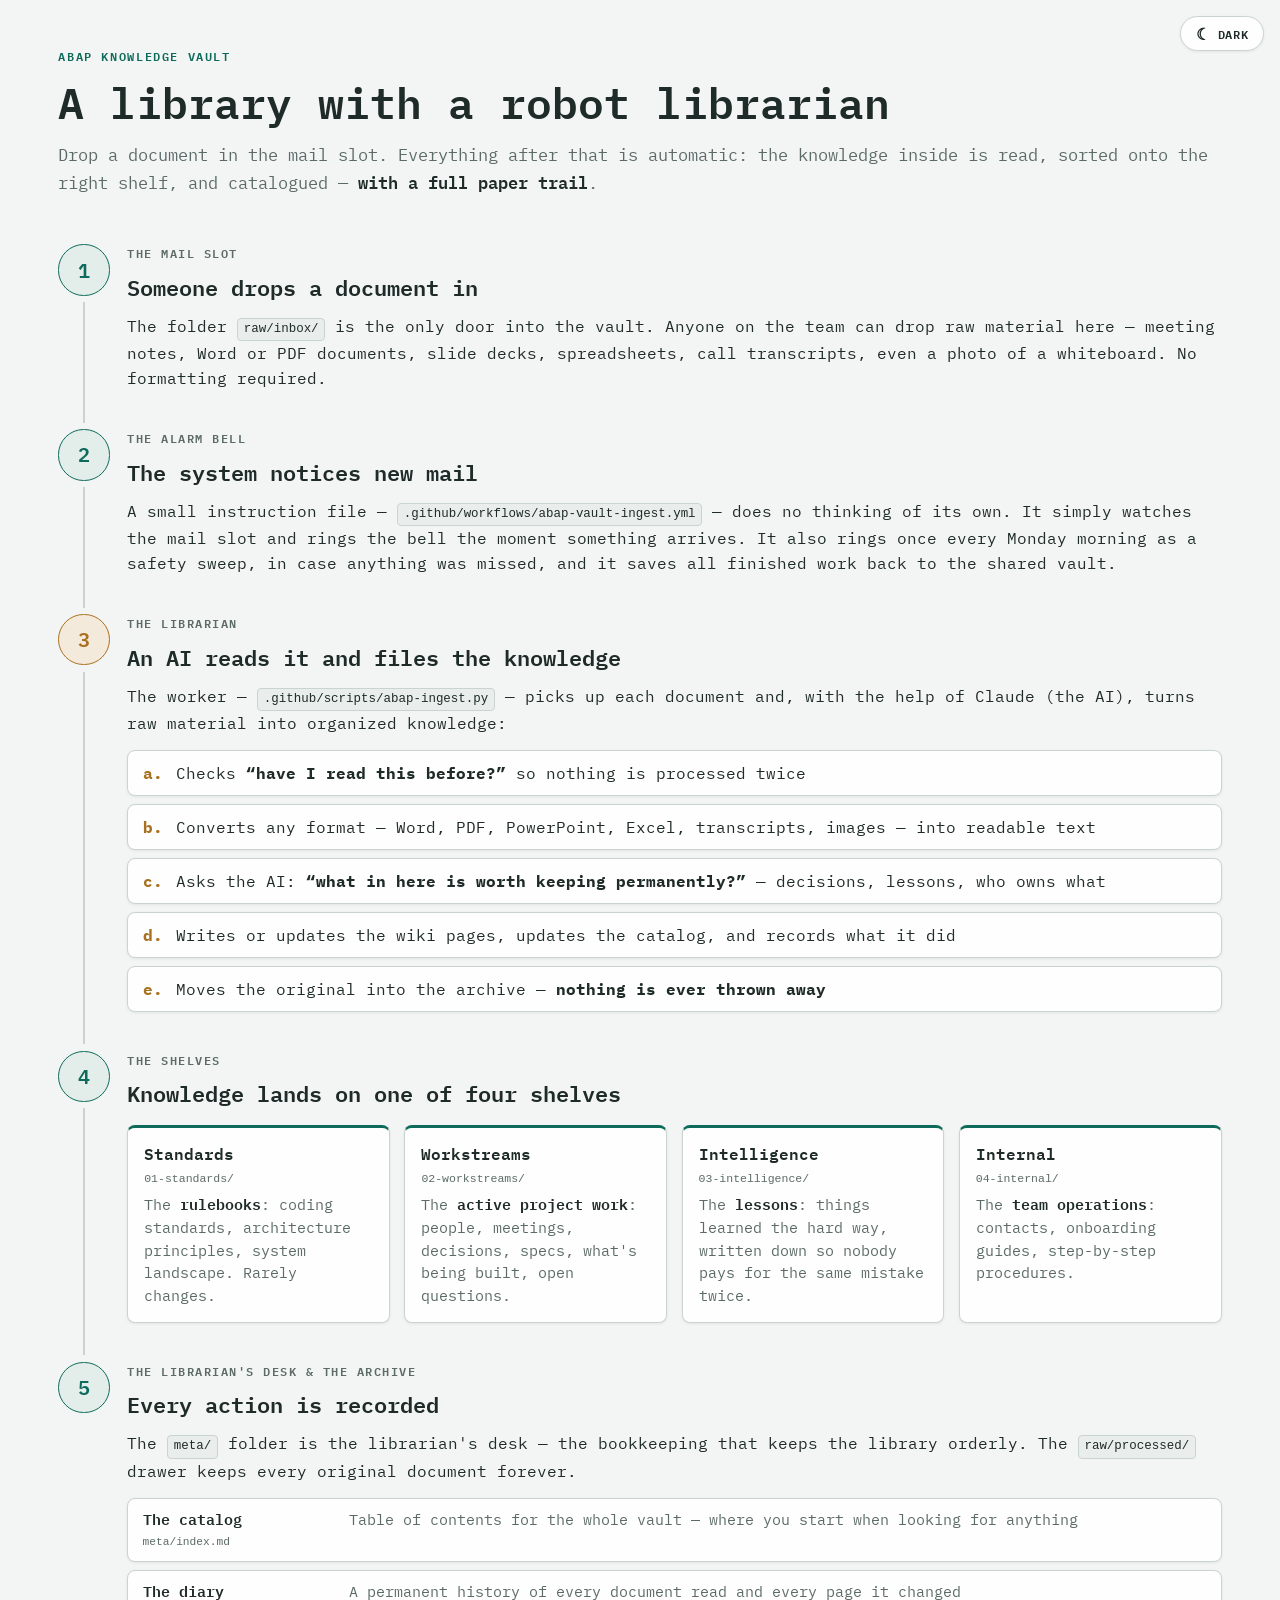
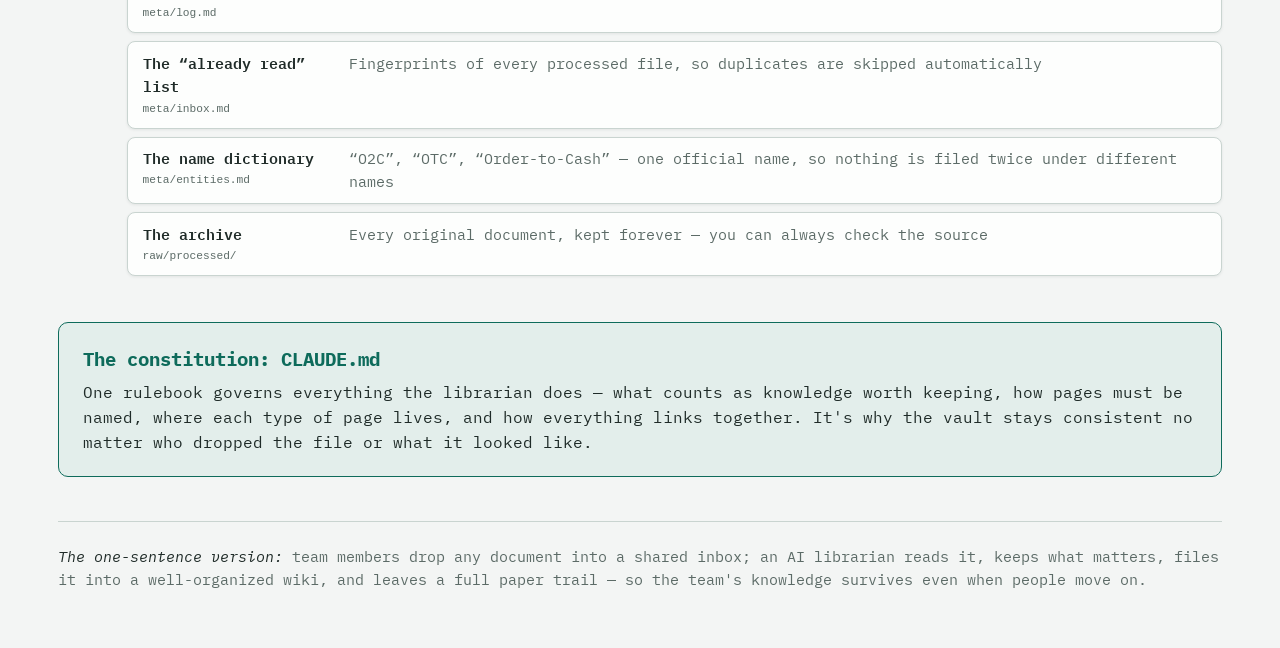
<file: pages/abap-vault-explainer.html>
<!doctype html>
<html lang="en">
  <head>
    <meta charset="utf-8" />
    <meta name="viewport" content="width=device-width, initial-scale=1" />
    <title>The ABAP Knowledge Vault — How It Works</title>
    <link rel="preconnect" href="https://fonts.googleapis.com" />
    <link rel="preconnect" href="https://fonts.gstatic.com" crossorigin />
    <link
      href="https://fonts.googleapis.com/css2?family=IBM+Plex+Mono:ital,wght@0,400;0,600;0,700;1,400;1,700&display=swap"
      rel="stylesheet"
    />
    <style>
      :root {
        --paper: #f3f5f4;
        --card: #fdfefd;
        --ink: #1f2b28;
        --muted: #5c6b67;
        --teal: #0e6b5b;
        --teal-soft: #e3eeeb;
        --amber: #a9701f;
        --amber-soft: #f4eadb;
        --line: #c9d4d0;
        --chip-bg: #e9eeec;
        --shadow: 0 1px 3px rgba(31, 43, 40, 0.08);
      }
      @media (prefers-color-scheme: dark) {
        :root {
          --paper: #303446;
          --card: #414559;
          --ink: #c6d0f5;
          --muted: #a5adce;
          --teal: #81c8be;
          --teal-soft: #51576d;
          --amber: #e5c890;
          --amber-soft: #292c3c;
          --line: #51576d;
          --chip-bg: #292c3c;
          --shadow: 0 1px 3px rgba(0, 0, 0, 0.35);
        }
      }
      :root[data-theme="dark"] {
        --paper: #303446;
        --card: #414559;
        --ink: #c6d0f5;
        --muted: #a5adce;
        --teal: #81c8be;
        --teal-soft: #51576d;
        --amber: #e5c890;
        --amber-soft: #292c3c;
        --line: #51576d;
        --chip-bg: #292c3c;
        --shadow: 0 1px 3px rgba(0, 0, 0, 0.35);
      }
      :root[data-theme="light"] {
        --paper: #f3f5f4;
        --card: #fdfefd;
        --ink: #1f2b28;
        --muted: #5c6b67;
        --teal: #0e6b5b;
        --teal-soft: #e3eeeb;
        --amber: #a9701f;
        --amber-soft: #f4eadb;
        --line: #c9d4d0;
        --chip-bg: #e9eeec;
        --shadow: 0 1px 3px rgba(31, 43, 40, 0.08);
      }

      * {
        box-sizing: border-box;
      }
      body {
        background: var(--paper);
        color: var(--ink);
        font-family: "IBM Plex Mono", monospace;
        line-height: 1.55;
        margin: 0;
        padding: 3rem 1.25rem 4rem;
      }
      .page {
        max-width: 1500px;
        width: 100%;
        margin: 0 auto;
        padding: 0 clamp(0.5rem, 3vw, 3rem);
      }

      .display {
        font-family: "IBM Plex Mono", monospace;
      }

      header.masthead {
        margin-bottom: 3rem;
      }
      .eyebrow {
        text-transform: uppercase;
        letter-spacing: 0.14em;
        font-size: 0.72rem;
        font-weight: 600;
        color: var(--teal);
        margin: 0 0 0.75rem;
      }
      h1 {
        font-size: clamp(1.9rem, 4.5vw, 2.7rem);
        line-height: 1.15;
        margin: 0 0 0.9rem;
        text-wrap: balance;
        font-weight: 600;
      }
      .lede {
        font-size: 1.08rem;
        color: var(--muted);
        margin: 0;
      }
      .lede strong {
        color: var(--ink);
        font-weight: 600;
      }

      /* ---- the spine ---- */
      .stage {
        display: grid;
        grid-template-columns: 3.2rem 1fr;
        gap: 0 1.1rem;
        position: relative;
      }
      .stage + .stage {
        margin-top: 0;
      }
      .marker {
        display: flex;
        flex-direction: column;
        align-items: center;
      }
      .marker .num {
        flex: none;
        width: 3.2rem;
        height: 3.2rem;
        border-radius: 50%;
        background: var(--teal-soft);
        color: var(--teal);
        border: 1.5px solid var(--teal);
        display: grid;
        place-items: center;
        font-family: "IBM Plex Mono", monospace;
        font-size: 1.25rem;
        font-weight: 600;
      }
      .stage.amber .marker .num {
        background: var(--amber-soft);
        color: var(--amber);
        border-color: var(--amber);
      }
      .marker .rule {
        flex: 1;
        width: 1.5px;
        background: var(--line);
        margin: 0.4rem 0;
      }
      .stage:last-of-type .marker .rule {
        display: none;
      }

      .stage-body {
        padding-bottom: 2.4rem;
        min-width: 0;
      }
      .stage h2 {
        font-family: "IBM Plex Mono", monospace;
        font-size: 1.35rem;
        font-weight: 600;
        margin: 0.45rem 0 0.15rem;
      }
      .stage .role {
        font-size: 0.78rem;
        text-transform: uppercase;
        letter-spacing: 0.12em;
        color: var(--muted);
        font-weight: 600;
        margin: 0;
      }
      .stage p.body {
        margin: 0.6rem 0 0;
      }

      .filechip {
        display: inline-block;
        font-family: ui-monospace, "SF Mono", Menlo, Consolas, monospace;
        font-size: 0.78em;
        background: var(--chip-bg);
        border: 1px solid var(--line);
        border-radius: 4px;
        padding: 0.08em 0.45em;
        white-space: nowrap;
        color: var(--ink);
      }

      .card {
        background: var(--card);
        border: 1px solid var(--line);
        border-radius: 10px;
        box-shadow: var(--shadow);
        padding: 1.1rem 1.25rem;
        margin-top: 0.9rem;
      }
      .card ul {
        margin: 0;
        padding-left: 1.1rem;
      }
      .card li {
        margin: 0.35rem 0;
      }
      .card li::marker {
        color: var(--teal);
      }

      /* librarian task list */
      .tasks {
        display: grid;
        gap: 0.5rem;
        margin-top: 0.9rem;
      }
      .task {
        display: grid;
        grid-template-columns: 1.5rem 1fr;
        gap: 0.6rem;
        align-items: baseline;
        background: var(--card);
        border: 1px solid var(--line);
        border-radius: 8px;
        padding: 0.6rem 0.9rem;
        box-shadow: var(--shadow);
      }
      .task .tick {
        color: var(--amber);
        font-weight: 700;
        font-family: "IBM Plex Mono", monospace;
      }

      /* shelves grid */
      .shelves {
        display: grid;
        grid-template-columns: repeat(auto-fit, minmax(240px, 1fr));
        gap: 0.9rem;
        margin-top: 0.9rem;
      }
      .shelf {
        background: var(--card);
        border: 1px solid var(--line);
        border-top: 3px solid var(--teal);
        border-radius: 8px;
        padding: 0.9rem 1rem;
        box-shadow: var(--shadow);
      }
      .shelf h3 {
        margin: 0 0 0.2rem;
        font-size: 1rem;
        font-family: "IBM Plex Mono", monospace;
        font-weight: 600;
      }
      .shelf .zone {
        font-family: ui-monospace, "SF Mono", Menlo, Consolas, monospace;
        font-size: 0.72rem;
        color: var(--muted);
        display: block;
        margin-bottom: 0.35rem;
      }
      .shelf p {
        margin: 0;
        font-size: 0.92rem;
        color: var(--muted);
      }
      .shelf p b {
        color: var(--ink);
        font-weight: 600;
      }

      /* desk ledger table */
      .ledger {
        display: grid;
        gap: 0.5rem;
        margin-top: 0.9rem;
      }
      .ledger-row {
        display: grid;
        grid-template-columns: minmax(9.5rem, 12rem) 1fr;
        gap: 0.9rem;
        align-items: baseline;
        background: var(--card);
        border: 1px solid var(--line);
        border-radius: 8px;
        padding: 0.6rem 0.9rem;
        box-shadow: var(--shadow);
      }
      .ledger-row .what {
        font-family: "IBM Plex Mono", monospace;
        font-weight: 600;
        font-size: 0.95rem;
      }
      .ledger-row .what small {
        display: block;
        font-family: ui-monospace, "SF Mono", Menlo, Consolas, monospace;
        font-weight: 400;
        font-size: 0.7rem;
        color: var(--muted);
        margin-top: 0.1rem;
      }
      .ledger-row .why {
        font-size: 0.92rem;
        color: var(--muted);
      }
      @media (max-width: 560px) {
        .ledger-row {
          grid-template-columns: 1fr;
          gap: 0.2rem;
        }
      }

      /* rulebook band */
      .rulebook {
        margin-top: 0.5rem;
        background: var(--teal-soft);
        border: 1px solid var(--teal);
        border-radius: 10px;
        padding: 1.3rem 1.5rem;
      }
      .rulebook h2 {
        font-family: "IBM Plex Mono", monospace;
        font-size: 1.2rem;
        margin: 0 0 0.4rem;
        color: var(--teal);
      }
      .rulebook p {
        margin: 0;
      }

      footer.tagline {
        margin-top: 2.8rem;
        padding-top: 1.4rem;
        border-top: 1px solid var(--line);
        color: var(--muted);
        font-size: 0.95rem;
      }
      footer.tagline em {
        font-family: "IBM Plex Mono", monospace;
        color: var(--ink);
      }

      /* theme toggle */
      .theme-toggle {
        position: fixed;
        top: 1rem;
        right: 1rem;
        z-index: 10;
        display: inline-flex;
        align-items: center;
        gap: 0.45rem;
        background: var(--card);
        color: var(--ink);
        border: 1px solid var(--line);
        border-radius: 999px;
        padding: 0.42rem 0.9rem;
        font: 600 0.78rem "IBM Plex Mono", monospace;
        letter-spacing: 0.06em;
        text-transform: uppercase;
        cursor: pointer;
        box-shadow: var(--shadow);
      }
      .theme-toggle:hover {
        border-color: var(--teal);
        color: var(--teal);
      }
      .theme-toggle:focus-visible {
        outline: 2px solid var(--teal);
        outline-offset: 2px;
      }
      .theme-toggle .glyph {
        font-size: 1rem;
        line-height: 1;
      }
    </style>
  </head>
  <body>
    <button
      class="theme-toggle"
      id="themeToggle"
      type="button"
      aria-label="Switch between light and dark mode"
    >
      <span class="glyph" id="themeGlyph">☾</span>
      <span id="themeLabel">Dark</span>
    </button>
    <div class="page">
      <header class="masthead">
        <p class="eyebrow">ABAP Knowledge Vault</p>
        <h1 class="display">A library with a robot librarian</h1>
        <p class="lede">
          Drop a document in the mail slot. Everything after that is automatic:
          the knowledge inside is read, sorted onto the right shelf, and
          catalogued —
          <strong>with a full paper trail</strong>.
        </p>
      </header>

      <!-- STAGE 1 -->
      <section class="stage">
        <div class="marker">
          <div class="num">1</div>
          <div class="rule"></div>
        </div>
        <div class="stage-body">
          <p class="role">The mail slot</p>
          <h2>Someone drops a document in</h2>
          <p class="body">
            The folder <span class="filechip">raw/inbox/</span> is the only door
            into the vault. Anyone on the team can drop raw material here —
            meeting notes, Word or PDF documents, slide decks, spreadsheets,
            call transcripts, even a photo of a whiteboard. No formatting
            required.
          </p>
        </div>
      </section>

      <!-- STAGE 2 -->
      <section class="stage">
        <div class="marker">
          <div class="num">2</div>
          <div class="rule"></div>
        </div>
        <div class="stage-body">
          <p class="role">The alarm bell</p>
          <h2>The system notices new mail</h2>
          <p class="body">
            A small instruction file —
            <span class="filechip"
              >.github/workflows/abap-vault-ingest.yml</span
            >
            — does no thinking of its own. It simply watches the mail slot and
            rings the bell the moment something arrives. It also rings once
            every Monday morning as a safety sweep, in case anything was missed,
            and it saves all finished work back to the shared vault.
          </p>
        </div>
      </section>

      <!-- STAGE 3 -->
      <section class="stage amber">
        <div class="marker">
          <div class="num">3</div>
          <div class="rule"></div>
        </div>
        <div class="stage-body">
          <p class="role">The librarian</p>
          <h2>An AI reads it and files the knowledge</h2>
          <p class="body">
            The worker —
            <span class="filechip">.github/scripts/abap-ingest.py</span> — picks
            up each document and, with the help of Claude (the AI), turns raw
            material into organized knowledge:
          </p>
          <div class="tasks">
            <div class="task">
              <span class="tick">a.</span
              ><span
                >Checks <b>“have I read this before?”</b> so nothing is
                processed twice</span
              >
            </div>
            <div class="task">
              <span class="tick">b.</span
              ><span
                >Converts any format — Word, PDF, PowerPoint, Excel,
                transcripts, images — into readable text</span
              >
            </div>
            <div class="task">
              <span class="tick">c.</span
              ><span
                >Asks the AI:
                <b>“what in here is worth keeping permanently?”</b> — decisions,
                lessons, who owns what</span
              >
            </div>
            <div class="task">
              <span class="tick">d.</span
              ><span
                >Writes or updates the wiki pages, updates the catalog, and
                records what it did</span
              >
            </div>
            <div class="task">
              <span class="tick">e.</span
              ><span
                >Moves the original into the archive —
                <b>nothing is ever thrown away</b></span
              >
            </div>
          </div>
        </div>
      </section>

      <!-- STAGE 4 -->
      <section class="stage">
        <div class="marker">
          <div class="num">4</div>
          <div class="rule"></div>
        </div>
        <div class="stage-body">
          <p class="role">The shelves</p>
          <h2>Knowledge lands on one of four shelves</h2>
          <div class="shelves">
            <div class="shelf">
              <h3>Standards</h3>
              <span class="zone">01-standards/</span>
              <p>
                The <b>rulebooks</b>: coding standards, architecture principles,
                system landscape. Rarely changes.
              </p>
            </div>
            <div class="shelf">
              <h3>Workstreams</h3>
              <span class="zone">02-workstreams/</span>
              <p>
                The <b>active project work</b>: people, meetings, decisions,
                specs, what's being built, open questions.
              </p>
            </div>
            <div class="shelf">
              <h3>Intelligence</h3>
              <span class="zone">03-intelligence/</span>
              <p>
                The <b>lessons</b>: things learned the hard way, written down so
                nobody pays for the same mistake twice.
              </p>
            </div>
            <div class="shelf">
              <h3>Internal</h3>
              <span class="zone">04-internal/</span>
              <p>
                The <b>team operations</b>: contacts, onboarding guides,
                step-by-step procedures.
              </p>
            </div>
          </div>
        </div>
      </section>

      <!-- STAGE 5 -->
      <section class="stage">
        <div class="marker">
          <div class="num">5</div>
          <div class="rule"></div>
        </div>
        <div class="stage-body">
          <p class="role">The librarian's desk &amp; the archive</p>
          <h2>Every action is recorded</h2>
          <p class="body">
            The <span class="filechip">meta/</span> folder is the librarian's
            desk — the bookkeeping that keeps the library orderly. The
            <span class="filechip">raw/processed/</span> drawer keeps every
            original document forever.
          </p>
          <div class="ledger">
            <div class="ledger-row">
              <div class="what">The catalog <small>meta/index.md</small></div>
              <div class="why">
                Table of contents for the whole vault — where you start when
                looking for anything
              </div>
            </div>
            <div class="ledger-row">
              <div class="what">The diary <small>meta/log.md</small></div>
              <div class="why">
                A permanent history of every document read and every page it
                changed
              </div>
            </div>
            <div class="ledger-row">
              <div class="what">
                The “already read” list <small>meta/inbox.md</small>
              </div>
              <div class="why">
                Fingerprints of every processed file, so duplicates are skipped
                automatically
              </div>
            </div>
            <div class="ledger-row">
              <div class="what">
                The name dictionary <small>meta/entities.md</small>
              </div>
              <div class="why">
                “O2C”, “OTC”, “Order-to-Cash” — one official name, so nothing is
                filed twice under different names
              </div>
            </div>
            <div class="ledger-row">
              <div class="what">The archive <small>raw/processed/</small></div>
              <div class="why">
                Every original document, kept forever — you can always check the
                source
              </div>
            </div>
          </div>
        </div>
      </section>

      <div class="rulebook">
        <h2 class="display">The constitution: CLAUDE.md</h2>
        <p>
          One rulebook governs everything the librarian does — what counts as
          knowledge worth keeping, how pages must be named, where each type of
          page lives, and how everything links together. It's why the vault
          stays consistent no matter who dropped the file or what it looked
          like.
        </p>
      </div>

      <footer class="tagline">
        <em>The one-sentence version:</em> team members drop any document into a
        shared inbox; an AI librarian reads it, keeps what matters, files it
        into a well-organized wiki, and leaves a full paper trail — so the
        team's knowledge survives even when people move on.
      </footer>
    </div>

    <script>
      (function () {
        var root = document.documentElement;
        var button = document.getElementById("themeToggle");
        var glyph = document.getElementById("themeGlyph");
        var label = document.getElementById("themeLabel");

        function currentTheme() {
          var forced = root.getAttribute("data-theme");
          if (forced) return forced;
          return window.matchMedia("(prefers-color-scheme: dark)").matches
            ? "dark"
            : "light";
        }

        function render() {
          // The button shows the mode you would switch TO
          if (currentTheme() === "dark") {
            glyph.textContent = "☀"; // sun
            label.textContent = "Light";
          } else {
            glyph.textContent = "☾"; // moon
            label.textContent = "Dark";
          }
        }

        function apply(theme) {
          root.setAttribute("data-theme", theme);
          try {
            localStorage.setItem("vault-explainer-theme", theme);
          } catch (e) {
            /* private browsing — theme just won't persist */
          }
          render();
        }

        var saved = null;
        try {
          saved = localStorage.getItem("vault-explainer-theme");
        } catch (e) {}
        if (saved === "dark" || saved === "light") {
          root.setAttribute("data-theme", saved);
        }

        button.addEventListener("click", function () {
          apply(currentTheme() === "dark" ? "light" : "dark");
        });

        window
          .matchMedia("(prefers-color-scheme: dark)")
          .addEventListener("change", render);

        render();
      })();
    </script>
  </body>
</html>
</file>
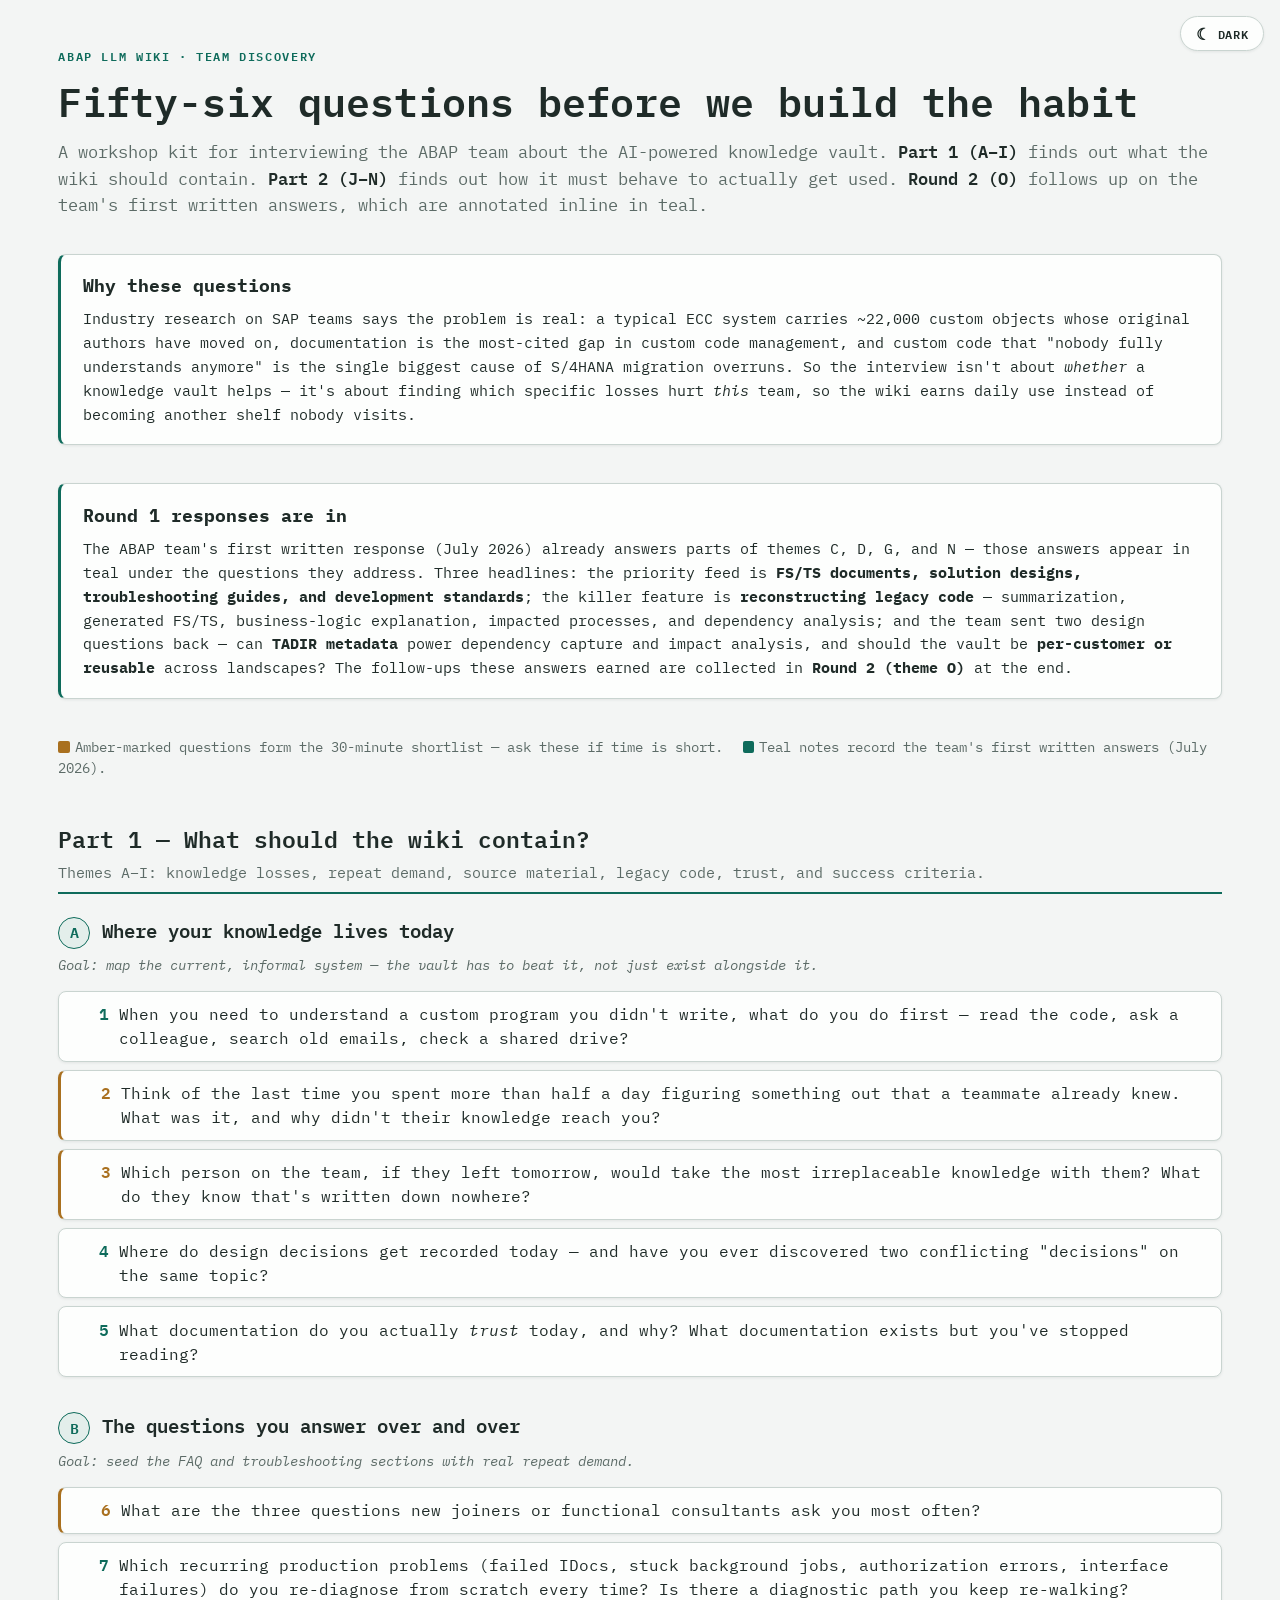
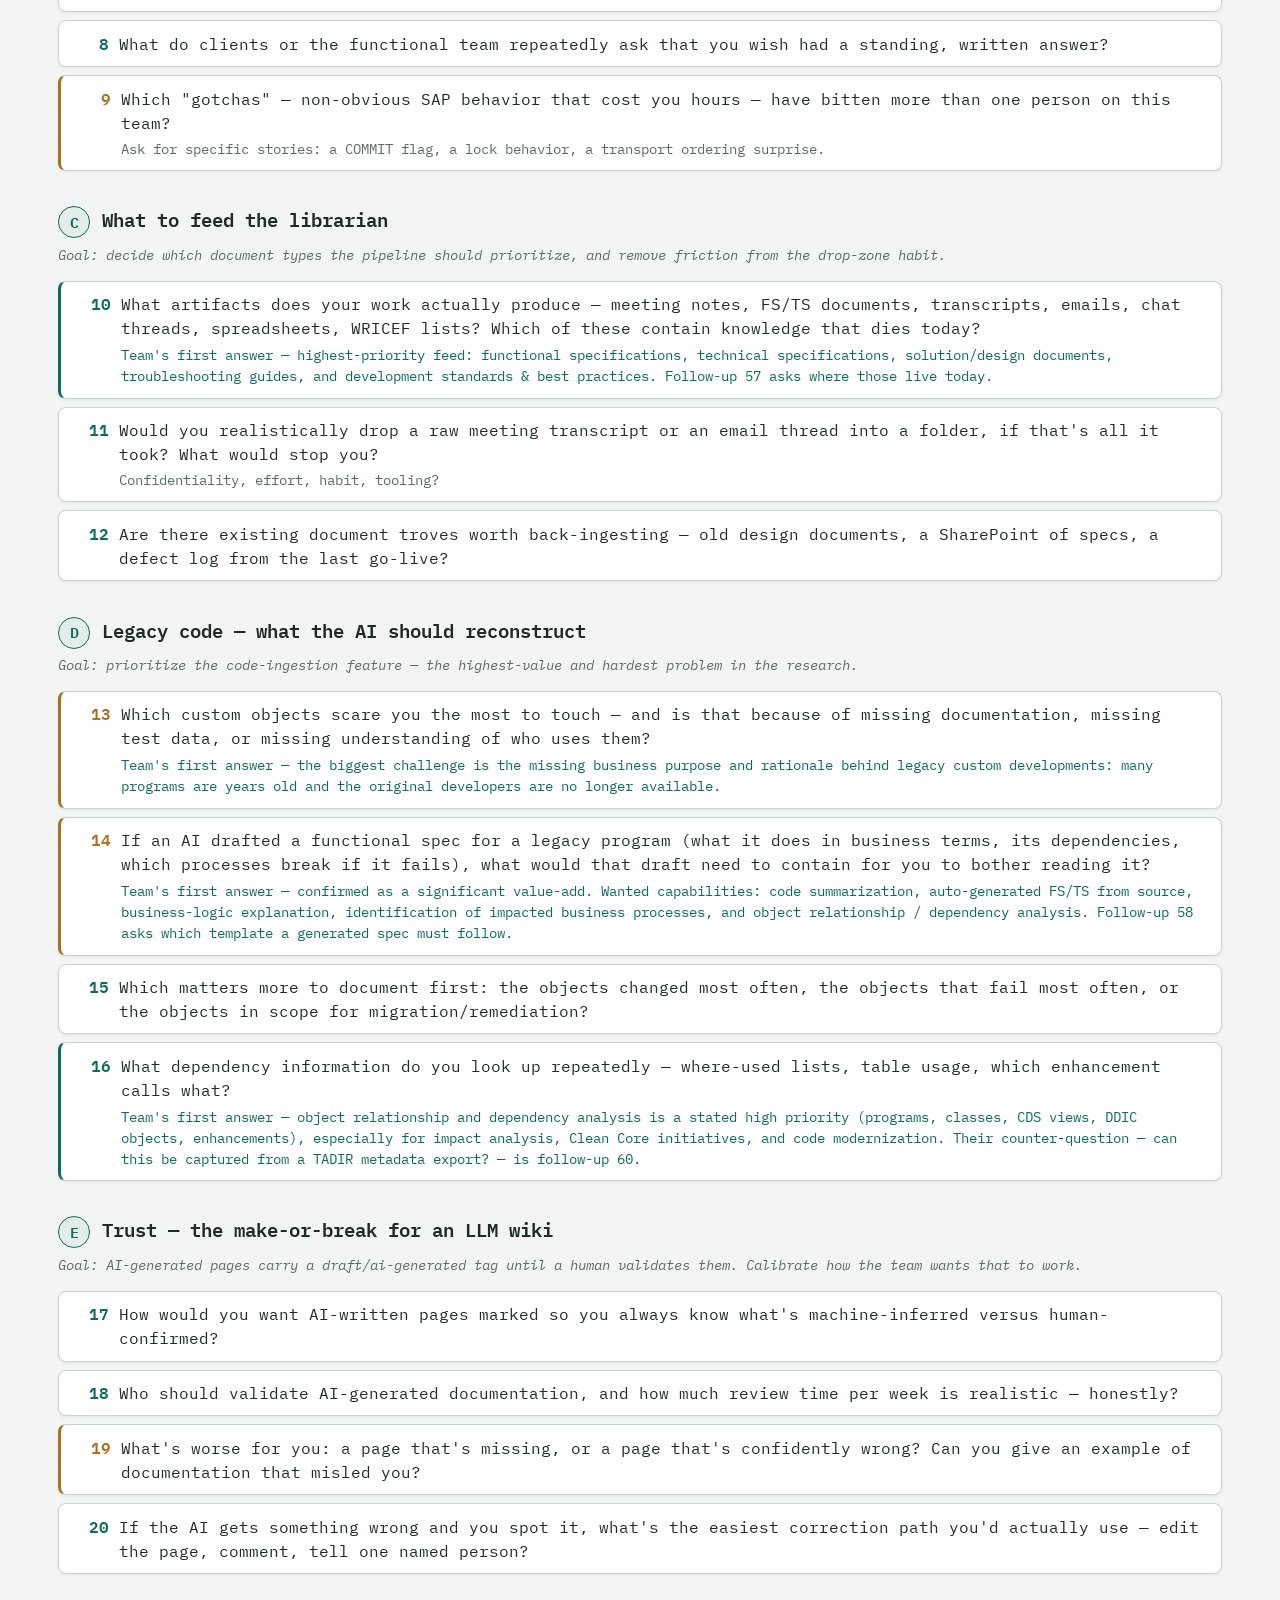
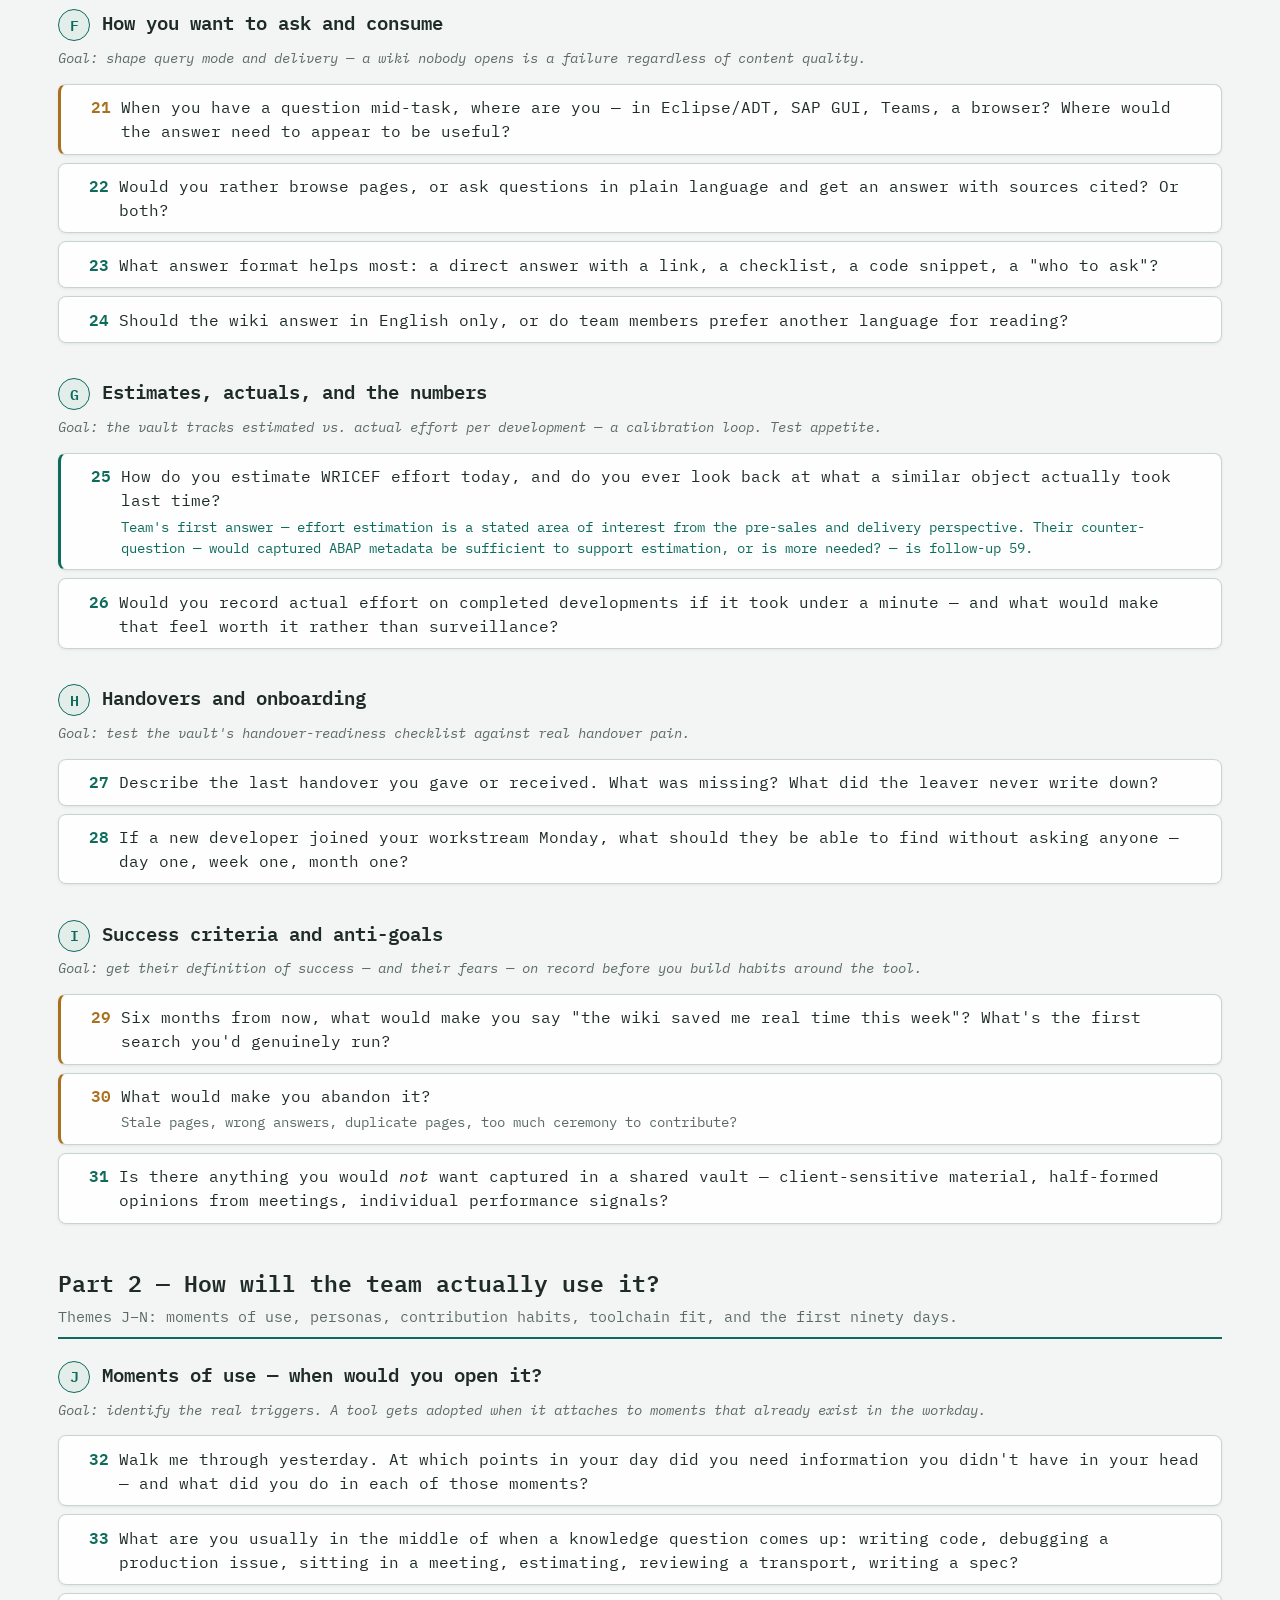
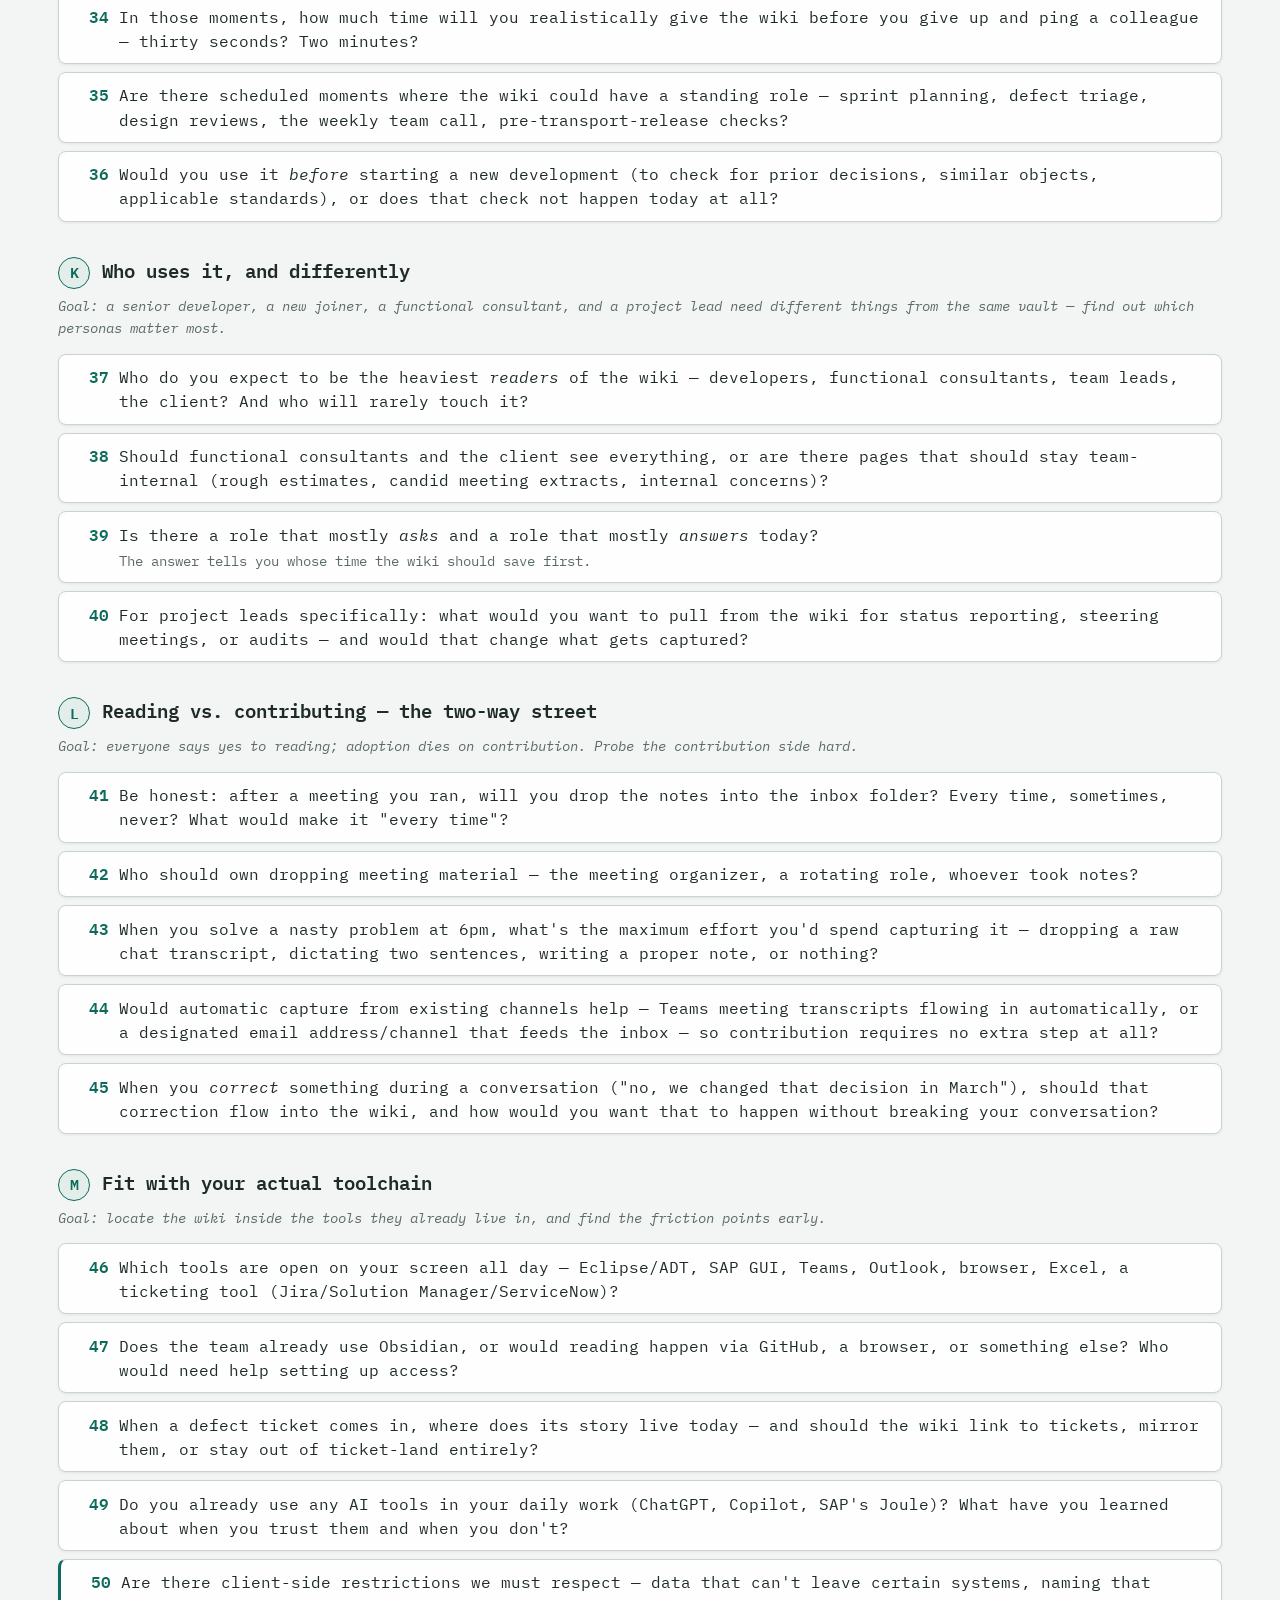
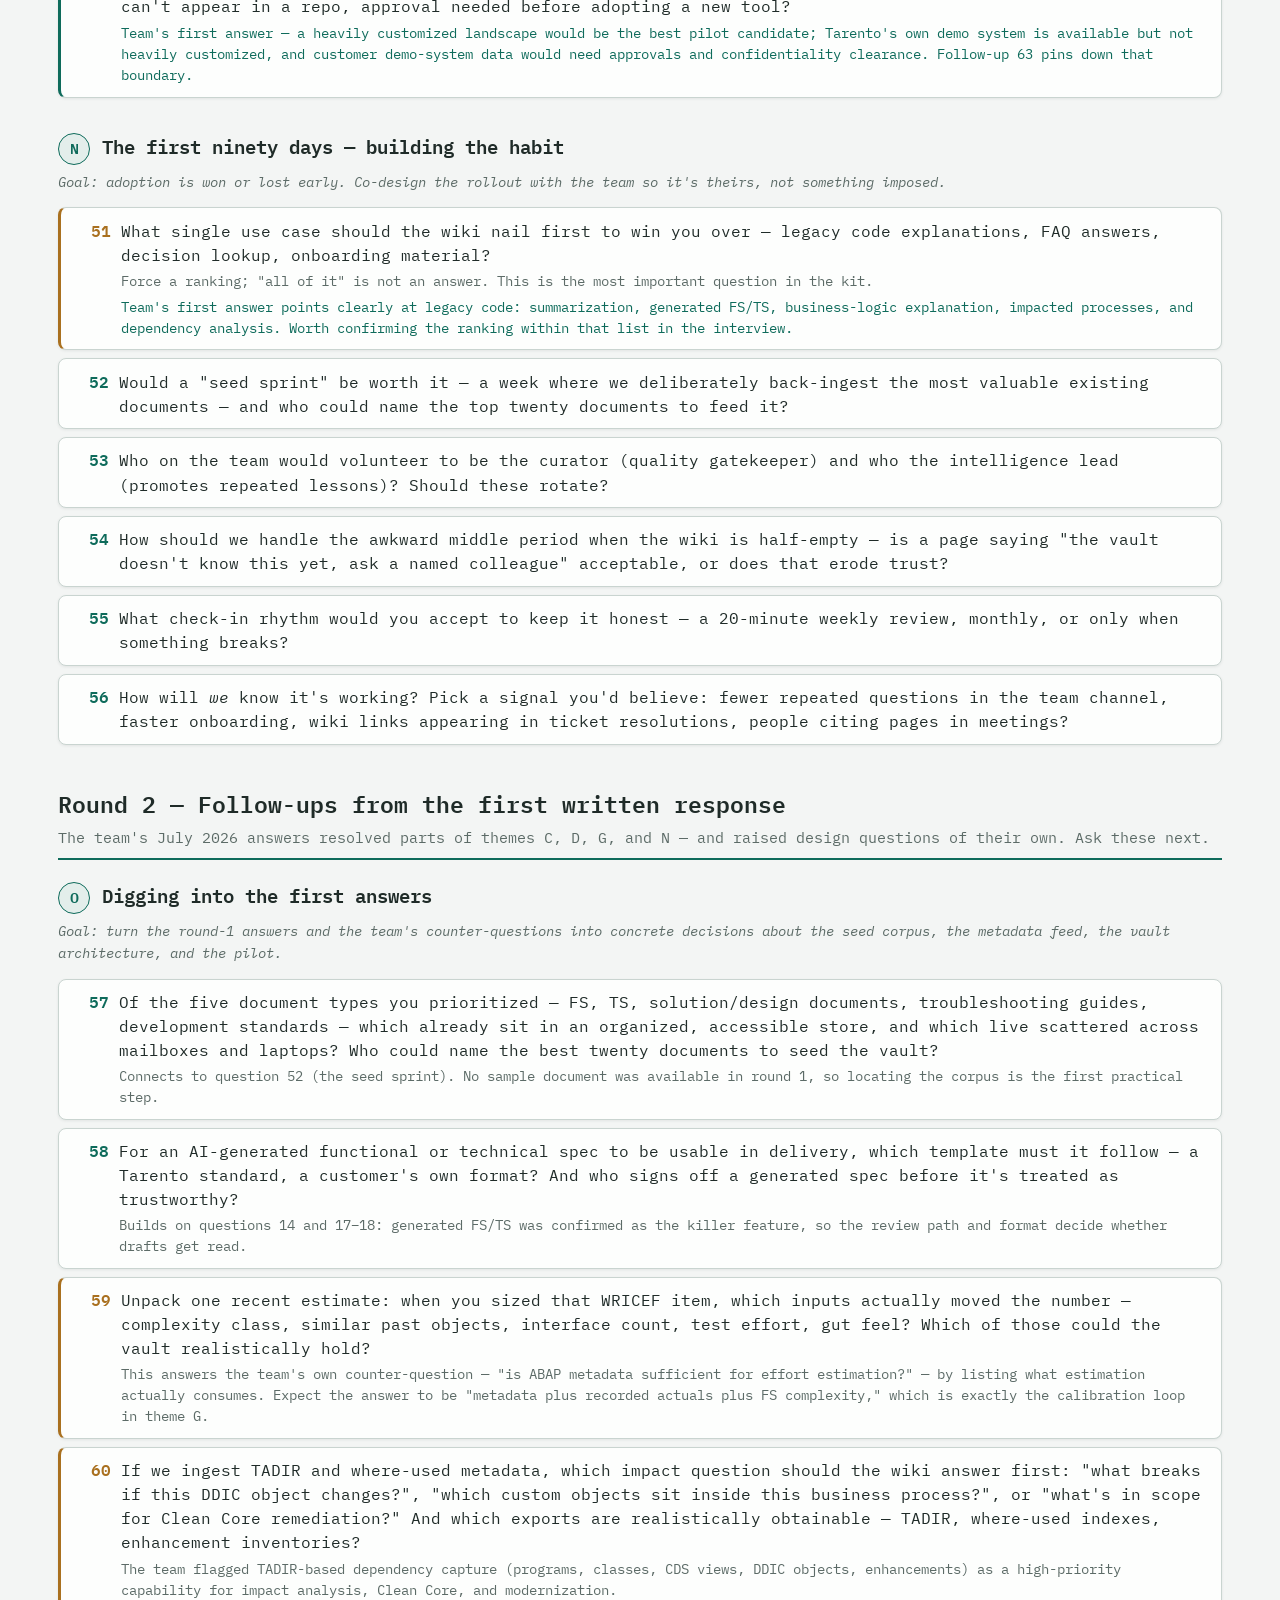
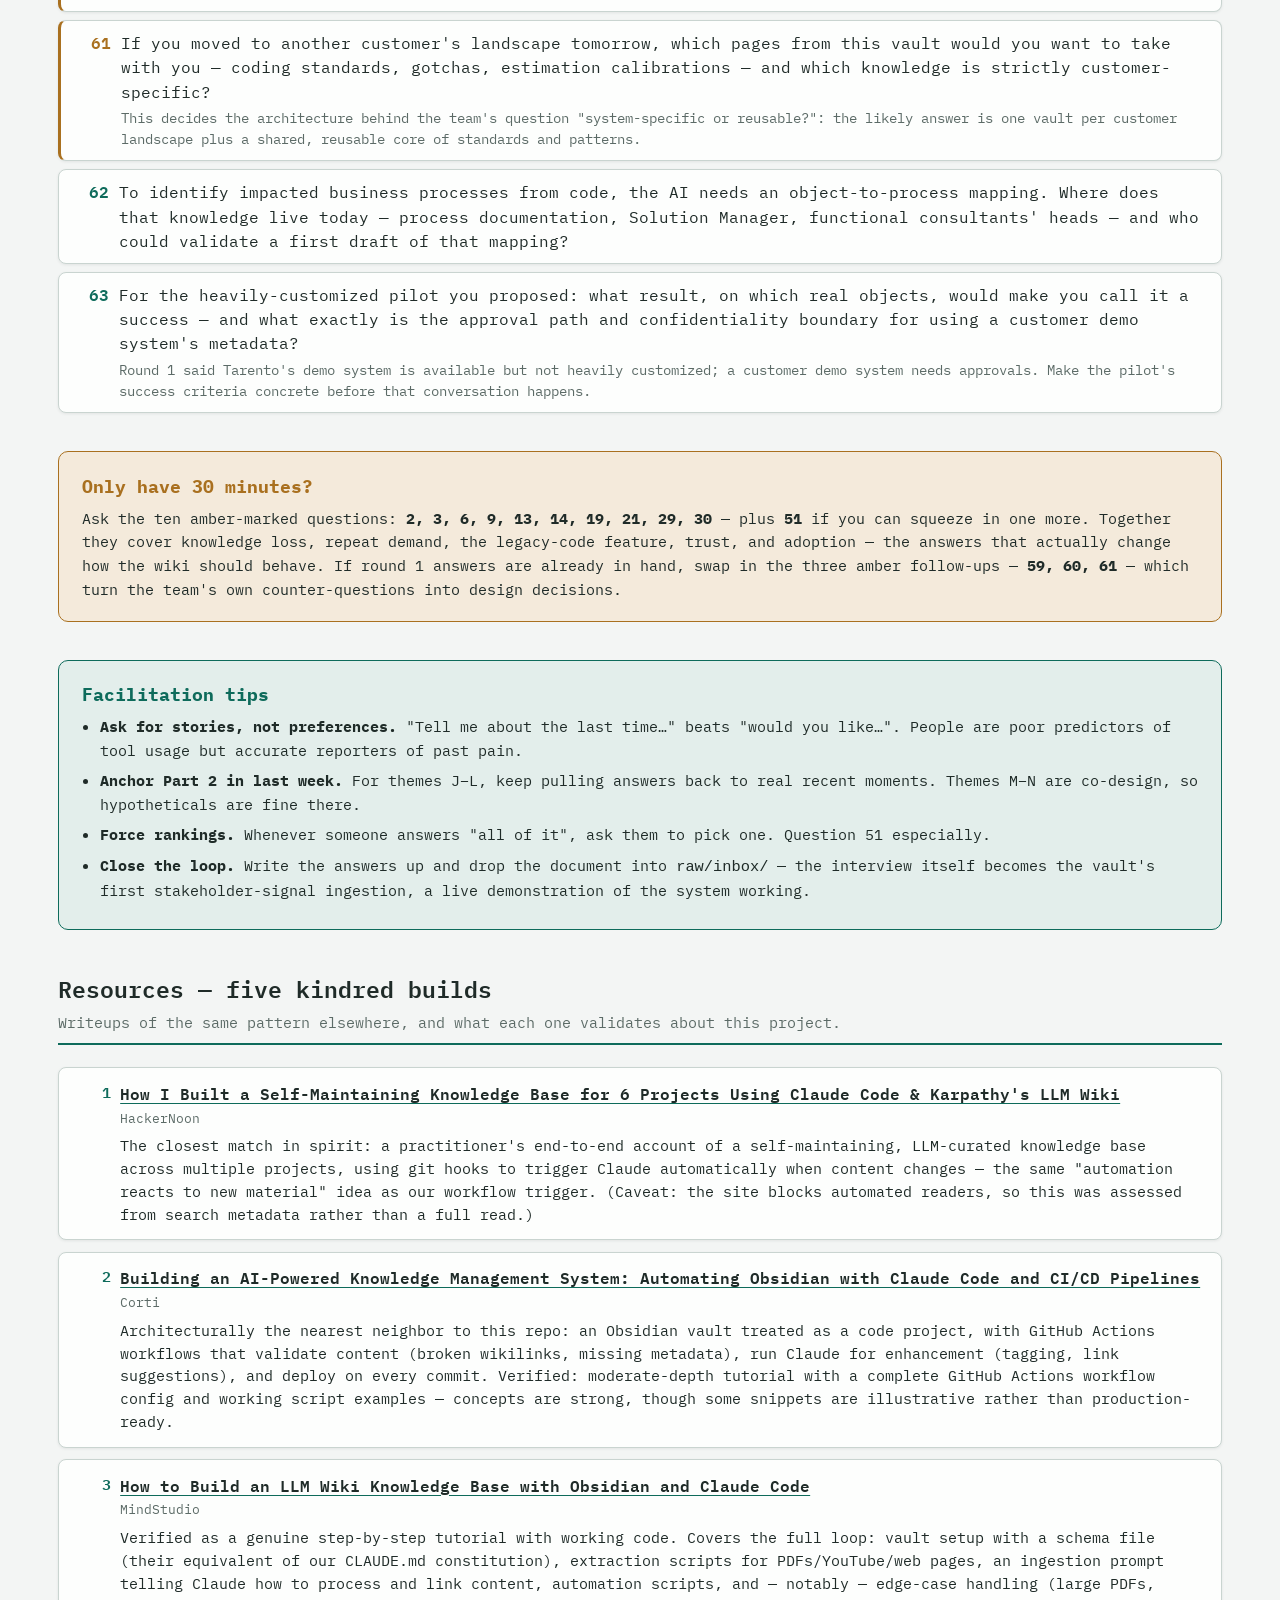
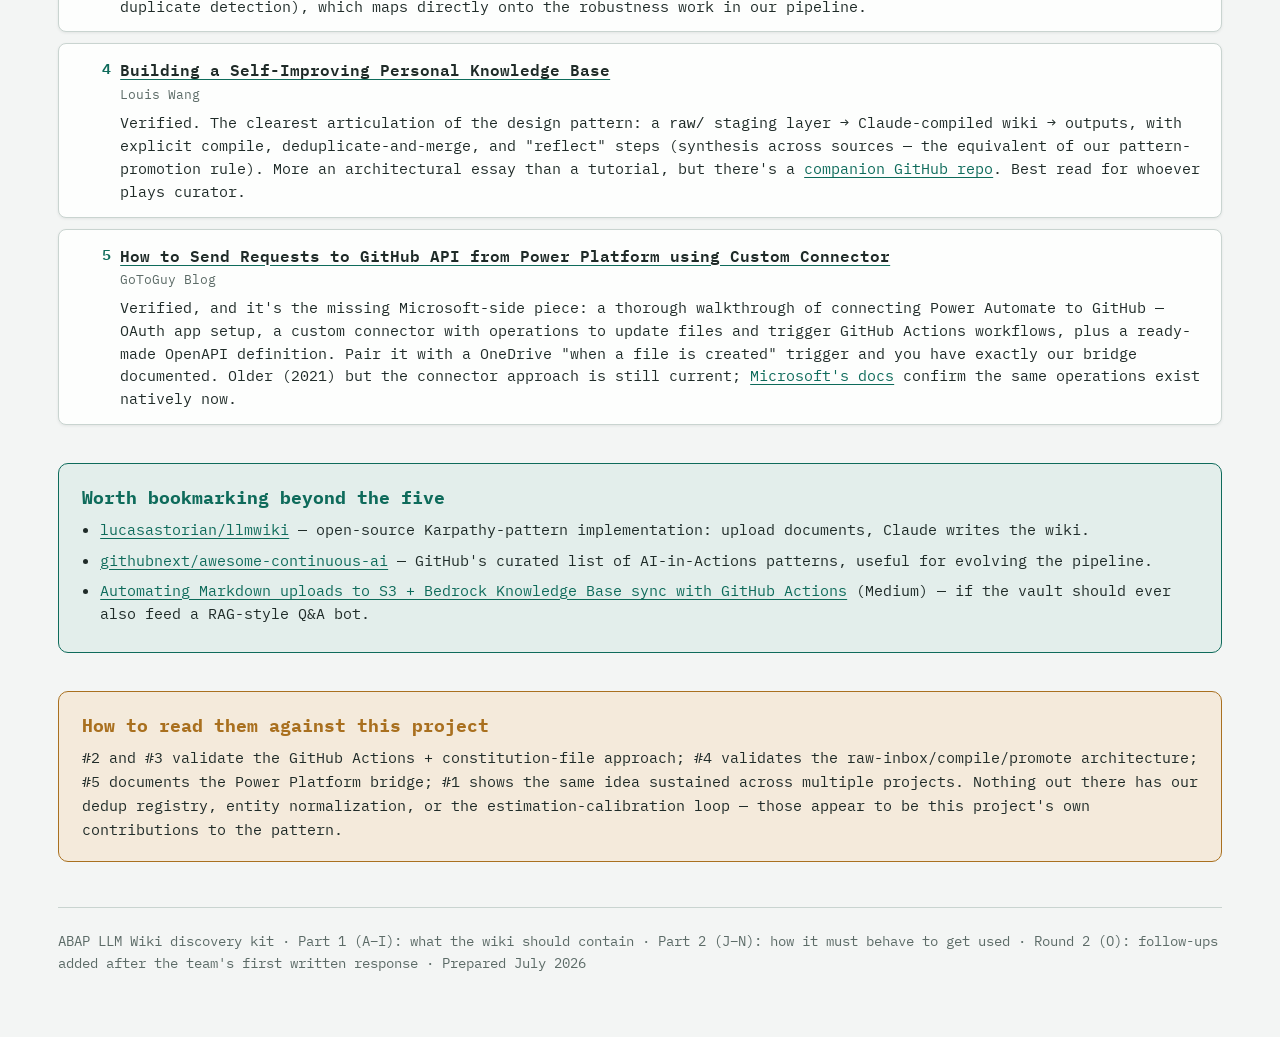
<file: pages/abap-wiki-discovery-questions.html>
<!doctype html>
<html lang="en">
  <head>
    <meta charset="utf-8" />
    <meta name="viewport" content="width=device-width, initial-scale=1" />
    <title>ABAP LLM Wiki — Team Discovery Questions</title>
    <link rel="preconnect" href="https://fonts.googleapis.com" />
    <link rel="preconnect" href="https://fonts.gstatic.com" crossorigin />
    <link
      href="https://fonts.googleapis.com/css2?family=IBM+Plex+Mono:ital,wght@0,400;0,600;0,700;1,400;1,700&display=swap"
      rel="stylesheet"
    />
    <style>
      :root {
        --paper: #f3f5f4;
        --card: #fdfefd;
        --ink: #1f2b28;
        --muted: #5c6b67;
        --teal: #0e6b5b;
        --teal-soft: #e3eeeb;
        --amber: #a9701f;
        --amber-soft: #f4eadb;
        --line: #c9d4d0;
        --chip-bg: #e9eeec;
        --shadow: 0 1px 3px rgba(31, 43, 40, 0.08);
      }
      @media (prefers-color-scheme: dark) {
        :root {
          --paper: #303446;
          --card: #414559;
          --ink: #c6d0f5;
          --muted: #a5adce;
          --teal: #81c8be;
          --teal-soft: #51576d;
          --amber: #e5c890;
          --amber-soft: #292c3c;
          --line: #51576d;
          --chip-bg: #292c3c;
          --shadow: 0 1px 3px rgba(0, 0, 0, 0.35);
        }
      }
      :root[data-theme="dark"] {
        --paper: #303446;
        --card: #414559;
        --ink: #c6d0f5;
        --muted: #a5adce;
        --teal: #81c8be;
        --teal-soft: #51576d;
        --amber: #e5c890;
        --amber-soft: #292c3c;
        --line: #51576d;
        --chip-bg: #292c3c;
        --shadow: 0 1px 3px rgba(0, 0, 0, 0.35);
      }
      :root[data-theme="light"] {
        --paper: #f3f5f4;
        --card: #fdfefd;
        --ink: #1f2b28;
        --muted: #5c6b67;
        --teal: #0e6b5b;
        --teal-soft: #e3eeeb;
        --amber: #a9701f;
        --amber-soft: #f4eadb;
        --line: #c9d4d0;
        --chip-bg: #e9eeec;
        --shadow: 0 1px 3px rgba(31, 43, 40, 0.08);
      }

      * {
        box-sizing: border-box;
      }
      body {
        background: var(--paper);
        color: var(--ink);
        font-family: "IBM Plex Mono", monospace;
        line-height: 1.55;
        margin: 0;
        padding: 3rem 1.25rem 4rem;
      }
      .page {
        max-width: 1500px;
        width: 100%;
        margin: 0 auto;
        padding: 0 clamp(0.5rem, 3vw, 3rem);
      }
      .display {
        font-family: "IBM Plex Mono", monospace;
      }

      header.masthead {
        margin-bottom: 2.2rem;
      }
      .eyebrow {
        text-transform: uppercase;
        letter-spacing: 0.14em;
        font-size: 0.72rem;
        font-weight: 600;
        color: var(--teal);
        margin: 0 0 0.75rem;
      }
      h1 {
        font-family: "IBM Plex Mono", monospace;
        font-size: clamp(1.8rem, 4.5vw, 2.5rem);
        line-height: 1.15;
        margin: 0 0 0.9rem;
        text-wrap: balance;
        font-weight: 600;
      }
      .lede {
        font-size: 1.05rem;
        color: var(--muted);
        margin: 0;
      }
      .lede strong {
        color: var(--ink);
        font-weight: 600;
      }

      .context {
        background: var(--card);
        border: 1px solid var(--line);
        border-left: 3px solid var(--teal);
        border-radius: 8px;
        padding: 1.1rem 1.35rem;
        margin: 1.8rem 0 2.4rem;
        box-shadow: var(--shadow);
      }
      .context h2 {
        font-family: "IBM Plex Mono", monospace;
        font-size: 1.1rem;
        margin: 0 0 0.5rem;
      }
      .context p {
        margin: 0.5rem 0 0;
        font-size: 0.96rem;
      }

      .part-banner {
        margin: 2.6rem 0 1.4rem;
        padding-bottom: 0.5rem;
        border-bottom: 2px solid var(--teal);
      }
      .part-banner h2 {
        font-family: "IBM Plex Mono", monospace;
        font-size: 1.45rem;
        margin: 0;
        font-weight: 600;
      }
      .part-banner p {
        margin: 0.25rem 0 0;
        color: var(--muted);
        font-size: 0.95rem;
      }

      section.theme {
        margin-bottom: 2.2rem;
      }
      .theme-head {
        display: flex;
        align-items: baseline;
        gap: 0.7rem;
        margin-bottom: 0.25rem;
      }
      .theme-letter {
        flex: none;
        width: 2rem;
        height: 2rem;
        border-radius: 50%;
        background: var(--teal-soft);
        color: var(--teal);
        border: 1.5px solid var(--teal);
        display: grid;
        place-items: center;
        font-family: "IBM Plex Mono", monospace;
        font-weight: 600;
        font-size: 0.95rem;
        align-self: center;
      }
      section.theme h3 {
        font-family: "IBM Plex Mono", monospace;
        font-size: 1.2rem;
        margin: 0;
        font-weight: 600;
      }
      .goal {
        margin: 0.35rem 0 0.9rem;
        font-size: 0.9rem;
        color: var(--muted);
        font-style: italic;
      }

      ol.questions {
        margin: 0;
        padding: 0;
        list-style: none;
        counter-reset: none;
        display: grid;
        gap: 0.5rem;
      }
      ol.questions li {
        display: grid;
        grid-template-columns: 2.2rem 1fr;
        gap: 0.6rem;
        background: var(--card);
        border: 1px solid var(--line);
        border-radius: 8px;
        padding: 0.65rem 0.9rem;
        box-shadow: var(--shadow);
        font-size: 0.97rem;
      }
      ol.questions li .qnum {
        font-family: "IBM Plex Mono", monospace;
        font-weight: 600;
        color: var(--teal);
        text-align: right;
      }
      ol.questions li.starred {
        border-left: 3px solid var(--amber);
      }
      ol.questions li.starred .qnum {
        color: var(--amber);
      }
      ol.questions li .note {
        display: block;
        font-size: 0.85rem;
        color: var(--muted);
        margin-top: 0.25rem;
      }
      ol.questions li.answered:not(.starred) {
        border-left: 3px solid var(--teal);
      }
      ol.questions li .answer {
        display: block;
        font-size: 0.85rem;
        color: var(--teal);
        margin-top: 0.3rem;
      }

      .shortlist {
        background: var(--amber-soft);
        border: 1px solid var(--amber);
        border-radius: 10px;
        padding: 1.2rem 1.4rem;
        margin: 2.4rem 0;
      }
      .shortlist h2 {
        font-family: "IBM Plex Mono", monospace;
        font-size: 1.15rem;
        margin: 0 0 0.4rem;
        color: var(--amber);
      }
      .shortlist p {
        margin: 0.4rem 0 0;
        font-size: 0.96rem;
      }

      .tips {
        background: var(--teal-soft);
        border: 1px solid var(--teal);
        border-radius: 10px;
        padding: 1.2rem 1.4rem;
        margin: 2.4rem 0 0;
      }
      .tips h2 {
        font-family: "IBM Plex Mono", monospace;
        font-size: 1.15rem;
        margin: 0 0 0.4rem;
        color: var(--teal);
      }
      .tips ul {
        margin: 0.4rem 0 0;
        padding-left: 1.15rem;
      }
      .tips li {
        margin: 0.4rem 0;
        font-size: 0.96rem;
      }

      .legend {
        font-size: 0.85rem;
        color: var(--muted);
        margin: 0 0 1.6rem;
      }
      .legend .mark {
        display: inline-block;
        width: 0.85em;
        height: 0.85em;
        background: var(--amber);
        border-radius: 2px;
        vertical-align: -0.05em;
        margin-right: 0.35em;
      }
      .legend .mark.teal {
        background: var(--teal);
      }

      footer.tagline {
        margin-top: 2.8rem;
        padding-top: 1.4rem;
        border-top: 1px solid var(--line);
        color: var(--muted);
        font-size: 0.9rem;
      }

      /* theme toggle */
      .theme-toggle {
        position: fixed;
        top: 1rem;
        right: 1rem;
        z-index: 10;
        display: inline-flex;
        align-items: center;
        gap: 0.45rem;
        background: var(--card);
        color: var(--ink);
        border: 1px solid var(--line);
        border-radius: 999px;
        padding: 0.42rem 0.9rem;
        font: 600 0.78rem "IBM Plex Mono", monospace;
        letter-spacing: 0.06em;
        text-transform: uppercase;
        cursor: pointer;
        box-shadow: var(--shadow);
      }
      .theme-toggle:hover {
        border-color: var(--teal);
        color: var(--teal);
      }
      .theme-toggle:focus-visible {
        outline: 2px solid var(--teal);
        outline-offset: 2px;
      }
      .theme-toggle .glyph {
        font-size: 1rem;
        line-height: 1;
      }

      ol.resources {
        margin: 0;
        padding: 0;
        list-style: none;
        display: grid;
        gap: 0.7rem;
      }
      ol.resources li {
        display: grid;
        grid-template-columns: 2.2rem 1fr;
        gap: 0.6rem;
        background: var(--card);
        border: 1px solid var(--line);
        border-radius: 8px;
        padding: 0.8rem 1rem;
        box-shadow: var(--shadow);
        font-size: 0.95rem;
      }
      ol.resources li .rnum {
        font-family: "IBM Plex Mono", monospace;
        font-weight: 600;
        color: var(--teal);
        text-align: right;
      }
      ol.resources h4 {
        font-family: "IBM Plex Mono", monospace;
        font-size: 1.02rem;
        font-weight: 600;
        margin: 0;
      }
      ol.resources h4 a {
        color: var(--ink);
        text-decoration: underline;
        text-decoration-color: var(--teal);
        text-underline-offset: 0.18em;
      }
      ol.resources h4 a:hover {
        color: var(--teal);
      }
      ol.resources .src {
        display: block;
        font-size: 0.82rem;
        color: var(--muted);
        margin-top: 0.15rem;
      }
      ol.resources p {
        margin: 0.4rem 0 0;
        font-size: 0.92rem;
      }
      ol.resources p a,
      .tips a {
        color: var(--teal);
        text-decoration: underline;
        text-underline-offset: 0.18em;
      }

      @media print {
        .theme-toggle {
          display: none;
        }
        body {
          padding: 0.5rem;
        }
        ol.questions li,
        ol.resources li,
        .context,
        .shortlist,
        .tips {
          box-shadow: none;
        }
        section.theme {
          break-inside: avoid-page;
        }
      }
    </style>
  </head>
  <body>
    <button
      class="theme-toggle"
      id="themeToggle"
      type="button"
      aria-label="Switch between light and dark mode"
    >
      <span class="glyph" id="themeGlyph">☾</span>
      <span id="themeLabel">Dark</span>
    </button>

    <div class="page">
      <header class="masthead">
        <p class="eyebrow">ABAP LLM Wiki · Team Discovery</p>
        <h1>Fifty-six questions before we build the habit</h1>
        <p class="lede">
          A workshop kit for interviewing the ABAP team about the AI-powered
          knowledge vault. <strong>Part 1 (A–I)</strong> finds out what the wiki
          should contain. <strong>Part 2 (J–N)</strong> finds out how it must
          behave to actually get used. <strong>Round 2 (O)</strong> follows up
          on the team's first written answers, which are annotated inline in
          teal.
        </p>
      </header>

      <div class="context">
        <h2 class="display">Why these questions</h2>
        <p>
          Industry research on SAP teams says the problem is real: a typical ECC
          system carries ~22,000 custom objects whose original authors have
          moved on, documentation is the most-cited gap in custom code
          management, and custom code that "nobody fully understands anymore" is
          the single biggest cause of S/4HANA migration overruns. So the
          interview isn't about <em>whether</em> a knowledge vault helps — it's
          about finding which specific losses hurt <em>this</em> team, so the
          wiki earns daily use instead of becoming another shelf nobody visits.
        </p>
      </div>

      <div class="context">
        <h2 class="display">Round 1 responses are in</h2>
        <p>
          The ABAP team's first written response (July 2026) already answers
          parts of themes C, D, G, and N — those answers appear in teal under
          the questions they address. Three headlines: the priority feed is
          <strong
            >FS/TS documents, solution designs, troubleshooting guides, and
            development standards</strong
          >; the killer feature is <strong>reconstructing legacy code</strong> —
          summarization, generated FS/TS, business-logic explanation, impacted
          processes, and dependency analysis; and the team sent two design
          questions back — can <strong>TADIR metadata</strong> power dependency
          capture and impact analysis, and should the vault be
          <strong>per-customer or reusable</strong> across landscapes? The
          follow-ups these answers earned are collected in
          <strong>Round 2 (theme O)</strong> at the end.
        </p>
      </div>

      <p class="legend">
        <span class="mark"></span>Amber-marked questions form the 30-minute
        shortlist — ask these if time is short.
        <span class="mark teal" style="margin-left: 0.9em"></span>Teal notes
        record the team's first written answers (July 2026).
      </p>

      <!-- ============ PART 1 ============ -->
      <div class="part-banner">
        <h2>Part 1 — What should the wiki contain?</h2>
        <p>
          Themes A–I: knowledge losses, repeat demand, source material, legacy
          code, trust, and success criteria.
        </p>
      </div>

      <section class="theme">
        <div class="theme-head">
          <span class="theme-letter">A</span>
          <h3>Where your knowledge lives today</h3>
        </div>
        <p class="goal">
          Goal: map the current, informal system — the vault has to beat it, not
          just exist alongside it.
        </p>
        <ol class="questions">
          <li>
            <span class="qnum">1</span
            ><span
              >When you need to understand a custom program you didn't write,
              what do you do first — read the code, ask a colleague, search old
              emails, check a shared drive?</span
            >
          </li>
          <li class="starred">
            <span class="qnum">2</span
            ><span
              >Think of the last time you spent more than half a day figuring
              something out that a teammate already knew. What was it, and why
              didn't their knowledge reach you?</span
            >
          </li>
          <li class="starred">
            <span class="qnum">3</span
            ><span
              >Which person on the team, if they left tomorrow, would take the
              most irreplaceable knowledge with them? What do they know that's
              written down nowhere?</span
            >
          </li>
          <li>
            <span class="qnum">4</span
            ><span
              >Where do design decisions get recorded today — and have you ever
              discovered two conflicting "decisions" on the same topic?</span
            >
          </li>
          <li>
            <span class="qnum">5</span
            ><span
              >What documentation do you actually <em>trust</em> today, and why?
              What documentation exists but you've stopped reading?</span
            >
          </li>
        </ol>
      </section>

      <section class="theme">
        <div class="theme-head">
          <span class="theme-letter">B</span>
          <h3>The questions you answer over and over</h3>
        </div>
        <p class="goal">
          Goal: seed the FAQ and troubleshooting sections with real repeat
          demand.
        </p>
        <ol class="questions">
          <li class="starred">
            <span class="qnum">6</span
            ><span
              >What are the three questions new joiners or functional
              consultants ask you most often?</span
            >
          </li>
          <li>
            <span class="qnum">7</span
            ><span
              >Which recurring production problems (failed IDocs, stuck
              background jobs, authorization errors, interface failures) do you
              re-diagnose from scratch every time? Is there a diagnostic path
              you keep re-walking?</span
            >
          </li>
          <li>
            <span class="qnum">8</span
            ><span
              >What do clients or the functional team repeatedly ask that you
              wish had a standing, written answer?</span
            >
          </li>
          <li class="starred">
            <span class="qnum">9</span
            ><span
              >Which "gotchas" — non-obvious SAP behavior that cost you hours —
              have bitten more than one person on this team?<span class="note"
                >Ask for specific stories: a COMMIT flag, a lock behavior, a
                transport ordering surprise.</span
              ></span
            >
          </li>
        </ol>
      </section>

      <section class="theme">
        <div class="theme-head">
          <span class="theme-letter">C</span>
          <h3>What to feed the librarian</h3>
        </div>
        <p class="goal">
          Goal: decide which document types the pipeline should prioritize, and
          remove friction from the drop-zone habit.
        </p>
        <ol class="questions">
          <li class="answered">
            <span class="qnum">10</span
            ><span
              >What artifacts does your work actually produce — meeting notes,
              FS/TS documents, transcripts, emails, chat threads, spreadsheets,
              WRICEF lists? Which of these contain knowledge that dies
              today?<span class="answer"
                >Team's first answer — highest-priority feed: functional
                specifications, technical specifications, solution/design
                documents, troubleshooting guides, and development standards
                &amp; best practices. Follow-up 57 asks where those live
                today.</span
              ></span
            >
          </li>
          <li>
            <span class="qnum">11</span
            ><span
              >Would you realistically drop a raw meeting transcript or an email
              thread into a folder, if that's all it took? What would stop
              you?<span class="note"
                >Confidentiality, effort, habit, tooling?</span
              ></span
            >
          </li>
          <li>
            <span class="qnum">12</span
            ><span
              >Are there existing document troves worth back-ingesting — old
              design documents, a SharePoint of specs, a defect log from the
              last go-live?</span
            >
          </li>
        </ol>
      </section>

      <section class="theme">
        <div class="theme-head">
          <span class="theme-letter">D</span>
          <h3>Legacy code — what the AI should reconstruct</h3>
        </div>
        <p class="goal">
          Goal: prioritize the code-ingestion feature — the highest-value and
          hardest problem in the research.
        </p>
        <ol class="questions">
          <li class="starred answered">
            <span class="qnum">13</span
            ><span
              >Which custom objects scare you the most to touch — and is that
              because of missing documentation, missing test data, or missing
              understanding of who uses them?<span class="answer"
                >Team's first answer — the biggest challenge is the missing
                business purpose and rationale behind legacy custom
                developments: many programs are years old and the original
                developers are no longer available.</span
              ></span
            >
          </li>
          <li class="starred answered">
            <span class="qnum">14</span
            ><span
              >If an AI drafted a functional spec for a legacy program (what it
              does in business terms, its dependencies, which processes break if
              it fails), what would that draft need to contain for you to bother
              reading it?<span class="answer"
                >Team's first answer — confirmed as a significant value-add.
                Wanted capabilities: code summarization, auto-generated FS/TS
                from source, business-logic explanation, identification of
                impacted business processes, and object relationship /
                dependency analysis. Follow-up 58 asks which template a
                generated spec must follow.</span
              ></span
            >
          </li>
          <li>
            <span class="qnum">15</span
            ><span
              >Which matters more to document first: the objects changed most
              often, the objects that fail most often, or the objects in scope
              for migration/remediation?</span
            >
          </li>
          <li class="answered">
            <span class="qnum">16</span
            ><span
              >What dependency information do you look up repeatedly —
              where-used lists, table usage, which enhancement calls what?<span
                class="answer"
                >Team's first answer — object relationship and dependency
                analysis is a stated high priority (programs, classes, CDS
                views, DDIC objects, enhancements), especially for impact
                analysis, Clean Core initiatives, and code modernization. Their
                counter-question — can this be captured from a TADIR metadata
                export? — is follow-up 60.</span
              ></span
            >
          </li>
        </ol>
      </section>

      <section class="theme">
        <div class="theme-head">
          <span class="theme-letter">E</span>
          <h3>Trust — the make-or-break for an LLM wiki</h3>
        </div>
        <p class="goal">
          Goal: AI-generated pages carry a draft/ai-generated tag until a human
          validates them. Calibrate how the team wants that to work.
        </p>
        <ol class="questions">
          <li>
            <span class="qnum">17</span
            ><span
              >How would you want AI-written pages marked so you always know
              what's machine-inferred versus human-confirmed?</span
            >
          </li>
          <li>
            <span class="qnum">18</span
            ><span
              >Who should validate AI-generated documentation, and how much
              review time per week is realistic — honestly?</span
            >
          </li>
          <li class="starred">
            <span class="qnum">19</span
            ><span
              >What's worse for you: a page that's missing, or a page that's
              confidently wrong? Can you give an example of documentation that
              misled you?</span
            >
          </li>
          <li>
            <span class="qnum">20</span
            ><span
              >If the AI gets something wrong and you spot it, what's the
              easiest correction path you'd actually use — edit the page,
              comment, tell one named person?</span
            >
          </li>
        </ol>
      </section>

      <section class="theme">
        <div class="theme-head">
          <span class="theme-letter">F</span>
          <h3>How you want to ask and consume</h3>
        </div>
        <p class="goal">
          Goal: shape query mode and delivery — a wiki nobody opens is a failure
          regardless of content quality.
        </p>
        <ol class="questions">
          <li class="starred">
            <span class="qnum">21</span
            ><span
              >When you have a question mid-task, where are you — in
              Eclipse/ADT, SAP GUI, Teams, a browser? Where would the answer
              need to appear to be useful?</span
            >
          </li>
          <li>
            <span class="qnum">22</span
            ><span
              >Would you rather browse pages, or ask questions in plain language
              and get an answer with sources cited? Or both?</span
            >
          </li>
          <li>
            <span class="qnum">23</span
            ><span
              >What answer format helps most: a direct answer with a link, a
              checklist, a code snippet, a "who to ask"?</span
            >
          </li>
          <li>
            <span class="qnum">24</span
            ><span
              >Should the wiki answer in English only, or do team members prefer
              another language for reading?</span
            >
          </li>
        </ol>
      </section>

      <section class="theme">
        <div class="theme-head">
          <span class="theme-letter">G</span>
          <h3>Estimates, actuals, and the numbers</h3>
        </div>
        <p class="goal">
          Goal: the vault tracks estimated vs. actual effort per development — a
          calibration loop. Test appetite.
        </p>
        <ol class="questions">
          <li class="answered">
            <span class="qnum">25</span
            ><span
              >How do you estimate WRICEF effort today, and do you ever look
              back at what a similar object actually took last time?<span
                class="answer"
                >Team's first answer — effort estimation is a stated area of
                interest from the pre-sales and delivery perspective. Their
                counter-question — would captured ABAP metadata be sufficient to
                support estimation, or is more needed? — is follow-up 59.</span
              ></span
            >
          </li>
          <li>
            <span class="qnum">26</span
            ><span
              >Would you record actual effort on completed developments if it
              took under a minute — and what would make that feel worth it
              rather than surveillance?</span
            >
          </li>
        </ol>
      </section>

      <section class="theme">
        <div class="theme-head">
          <span class="theme-letter">H</span>
          <h3>Handovers and onboarding</h3>
        </div>
        <p class="goal">
          Goal: test the vault's handover-readiness checklist against real
          handover pain.
        </p>
        <ol class="questions">
          <li>
            <span class="qnum">27</span
            ><span
              >Describe the last handover you gave or received. What was
              missing? What did the leaver never write down?</span
            >
          </li>
          <li>
            <span class="qnum">28</span
            ><span
              >If a new developer joined your workstream Monday, what should
              they be able to find without asking anyone — day one, week one,
              month one?</span
            >
          </li>
        </ol>
      </section>

      <section class="theme">
        <div class="theme-head">
          <span class="theme-letter">I</span>
          <h3>Success criteria and anti-goals</h3>
        </div>
        <p class="goal">
          Goal: get their definition of success — and their fears — on record
          before you build habits around the tool.
        </p>
        <ol class="questions">
          <li class="starred">
            <span class="qnum">29</span
            ><span
              >Six months from now, what would make you say "the wiki saved me
              real time this week"? What's the first search you'd genuinely
              run?</span
            >
          </li>
          <li class="starred">
            <span class="qnum">30</span
            ><span
              >What would make you abandon it?<span class="note"
                >Stale pages, wrong answers, duplicate pages, too much ceremony
                to contribute?</span
              ></span
            >
          </li>
          <li>
            <span class="qnum">31</span
            ><span
              >Is there anything you would <em>not</em> want captured in a
              shared vault — client-sensitive material, half-formed opinions
              from meetings, individual performance signals?</span
            >
          </li>
        </ol>
      </section>

      <!-- ============ PART 2 ============ -->
      <div class="part-banner">
        <h2>Part 2 — How will the team actually use it?</h2>
        <p>
          Themes J–N: moments of use, personas, contribution habits, toolchain
          fit, and the first ninety days.
        </p>
      </div>

      <section class="theme">
        <div class="theme-head">
          <span class="theme-letter">J</span>
          <h3>Moments of use — when would you open it?</h3>
        </div>
        <p class="goal">
          Goal: identify the real triggers. A tool gets adopted when it attaches
          to moments that already exist in the workday.
        </p>
        <ol class="questions">
          <li>
            <span class="qnum">32</span
            ><span
              >Walk me through yesterday. At which points in your day did you
              need information you didn't have in your head — and what did you
              do in each of those moments?</span
            >
          </li>
          <li>
            <span class="qnum">33</span
            ><span
              >What are you usually in the middle of when a knowledge question
              comes up: writing code, debugging a production issue, sitting in a
              meeting, estimating, reviewing a transport, writing a spec?</span
            >
          </li>
          <li>
            <span class="qnum">34</span
            ><span
              >In those moments, how much time will you realistically give the
              wiki before you give up and ping a colleague — thirty seconds? Two
              minutes?</span
            >
          </li>
          <li>
            <span class="qnum">35</span
            ><span
              >Are there scheduled moments where the wiki could have a standing
              role — sprint planning, defect triage, design reviews, the weekly
              team call, pre-transport-release checks?</span
            >
          </li>
          <li>
            <span class="qnum">36</span
            ><span
              >Would you use it <em>before</em> starting a new development (to
              check for prior decisions, similar objects, applicable standards),
              or does that check not happen today at all?</span
            >
          </li>
        </ol>
      </section>

      <section class="theme">
        <div class="theme-head">
          <span class="theme-letter">K</span>
          <h3>Who uses it, and differently</h3>
        </div>
        <p class="goal">
          Goal: a senior developer, a new joiner, a functional consultant, and a
          project lead need different things from the same vault — find out
          which personas matter most.
        </p>
        <ol class="questions">
          <li>
            <span class="qnum">37</span
            ><span
              >Who do you expect to be the heaviest <em>readers</em> of the wiki
              — developers, functional consultants, team leads, the client? And
              who will rarely touch it?</span
            >
          </li>
          <li>
            <span class="qnum">38</span
            ><span
              >Should functional consultants and the client see everything, or
              are there pages that should stay team-internal (rough estimates,
              candid meeting extracts, internal concerns)?</span
            >
          </li>
          <li>
            <span class="qnum">39</span
            ><span
              >Is there a role that mostly <em>asks</em> and a role that mostly
              <em>answers</em> today?<span class="note"
                >The answer tells you whose time the wiki should save
                first.</span
              ></span
            >
          </li>
          <li>
            <span class="qnum">40</span
            ><span
              >For project leads specifically: what would you want to pull from
              the wiki for status reporting, steering meetings, or audits — and
              would that change what gets captured?</span
            >
          </li>
        </ol>
      </section>

      <section class="theme">
        <div class="theme-head">
          <span class="theme-letter">L</span>
          <h3>Reading vs. contributing — the two-way street</h3>
        </div>
        <p class="goal">
          Goal: everyone says yes to reading; adoption dies on contribution.
          Probe the contribution side hard.
        </p>
        <ol class="questions">
          <li>
            <span class="qnum">41</span
            ><span
              >Be honest: after a meeting you ran, will you drop the notes into
              the inbox folder? Every time, sometimes, never? What would make it
              "every time"?</span
            >
          </li>
          <li>
            <span class="qnum">42</span
            ><span
              >Who should own dropping meeting material — the meeting organizer,
              a rotating role, whoever took notes?</span
            >
          </li>
          <li>
            <span class="qnum">43</span
            ><span
              >When you solve a nasty problem at 6pm, what's the maximum effort
              you'd spend capturing it — dropping a raw chat transcript,
              dictating two sentences, writing a proper note, or nothing?</span
            >
          </li>
          <li>
            <span class="qnum">44</span
            ><span
              >Would automatic capture from existing channels help — Teams
              meeting transcripts flowing in automatically, or a designated
              email address/channel that feeds the inbox — so contribution
              requires no extra step at all?</span
            >
          </li>
          <li>
            <span class="qnum">45</span
            ><span
              >When you <em>correct</em> something during a conversation ("no,
              we changed that decision in March"), should that correction flow
              into the wiki, and how would you want that to happen without
              breaking your conversation?</span
            >
          </li>
        </ol>
      </section>

      <section class="theme">
        <div class="theme-head">
          <span class="theme-letter">M</span>
          <h3>Fit with your actual toolchain</h3>
        </div>
        <p class="goal">
          Goal: locate the wiki inside the tools they already live in, and find
          the friction points early.
        </p>
        <ol class="questions">
          <li>
            <span class="qnum">46</span
            ><span
              >Which tools are open on your screen all day — Eclipse/ADT, SAP
              GUI, Teams, Outlook, browser, Excel, a ticketing tool
              (Jira/Solution Manager/ServiceNow)?</span
            >
          </li>
          <li>
            <span class="qnum">47</span
            ><span
              >Does the team already use Obsidian, or would reading happen via
              GitHub, a browser, or something else? Who would need help setting
              up access?</span
            >
          </li>
          <li>
            <span class="qnum">48</span
            ><span
              >When a defect ticket comes in, where does its story live today —
              and should the wiki link to tickets, mirror them, or stay out of
              ticket-land entirely?</span
            >
          </li>
          <li>
            <span class="qnum">49</span
            ><span
              >Do you already use any AI tools in your daily work (ChatGPT,
              Copilot, SAP's Joule)? What have you learned about when you trust
              them and when you don't?</span
            >
          </li>
          <li class="answered">
            <span class="qnum">50</span
            ><span
              >Are there client-side restrictions we must respect — data that
              can't leave certain systems, naming that can't appear in a repo,
              approval needed before adopting a new tool?<span class="answer"
                >Team's first answer — a heavily customized landscape would be
                the best pilot candidate; Tarento's own demo system is available
                but not heavily customized, and customer demo-system data would
                need approvals and confidentiality clearance. Follow-up 63 pins
                down that boundary.</span
              ></span
            >
          </li>
        </ol>
      </section>

      <section class="theme">
        <div class="theme-head">
          <span class="theme-letter">N</span>
          <h3>The first ninety days — building the habit</h3>
        </div>
        <p class="goal">
          Goal: adoption is won or lost early. Co-design the rollout with the
          team so it's theirs, not something imposed.
        </p>
        <ol class="questions">
          <li class="starred answered">
            <span class="qnum">51</span
            ><span
              >What single use case should the wiki nail first to win you over —
              legacy code explanations, FAQ answers, decision lookup, onboarding
              material?<span class="note"
                >Force a ranking; "all of it" is not an answer. This is the most
                important question in the kit.</span
              ><span class="answer"
                >Team's first answer points clearly at legacy code:
                summarization, generated FS/TS, business-logic explanation,
                impacted processes, and dependency analysis. Worth confirming
                the ranking within that list in the interview.</span
              ></span
            >
          </li>
          <li>
            <span class="qnum">52</span
            ><span
              >Would a "seed sprint" be worth it — a week where we deliberately
              back-ingest the most valuable existing documents — and who could
              name the top twenty documents to feed it?</span
            >
          </li>
          <li>
            <span class="qnum">53</span
            ><span
              >Who on the team would volunteer to be the curator (quality
              gatekeeper) and who the intelligence lead (promotes repeated
              lessons)? Should these rotate?</span
            >
          </li>
          <li>
            <span class="qnum">54</span
            ><span
              >How should we handle the awkward middle period when the wiki is
              half-empty — is a page saying "the vault doesn't know this yet,
              ask a named colleague" acceptable, or does that erode trust?</span
            >
          </li>
          <li>
            <span class="qnum">55</span
            ><span
              >What check-in rhythm would you accept to keep it honest — a
              20-minute weekly review, monthly, or only when something
              breaks?</span
            >
          </li>
          <li>
            <span class="qnum">56</span
            ><span
              >How will <em>we</em> know it's working? Pick a signal you'd
              believe: fewer repeated questions in the team channel, faster
              onboarding, wiki links appearing in ticket resolutions, people
              citing pages in meetings?</span
            >
          </li>
        </ol>
      </section>

      <!-- ============ ROUND 2 ============ -->
      <div class="part-banner">
        <h2>Round 2 — Follow-ups from the first written response</h2>
        <p>
          The team's July 2026 answers resolved parts of themes C, D, G, and N —
          and raised design questions of their own. Ask these next.
        </p>
      </div>

      <section class="theme">
        <div class="theme-head">
          <span class="theme-letter">O</span>
          <h3>Digging into the first answers</h3>
        </div>
        <p class="goal">
          Goal: turn the round-1 answers and the team's counter-questions into
          concrete decisions about the seed corpus, the metadata feed, the vault
          architecture, and the pilot.
        </p>
        <ol class="questions">
          <li>
            <span class="qnum">57</span
            ><span
              >Of the five document types you prioritized — FS, TS,
              solution/design documents, troubleshooting guides, development
              standards — which already sit in an organized, accessible store,
              and which live scattered across mailboxes and laptops? Who could
              name the best twenty documents to seed the vault?<span
                class="note"
                >Connects to question 52 (the seed sprint). No sample document
                was available in round 1, so locating the corpus is the first
                practical step.</span
              ></span
            >
          </li>
          <li>
            <span class="qnum">58</span
            ><span
              >For an AI-generated functional or technical spec to be usable in
              delivery, which template must it follow — a Tarento standard, a
              customer's own format? And who signs off a generated spec before
              it's treated as trustworthy?<span class="note"
                >Builds on questions 14 and 17–18: generated FS/TS was confirmed
                as the killer feature, so the review path and format decide
                whether drafts get read.</span
              ></span
            >
          </li>
          <li class="starred">
            <span class="qnum">59</span
            ><span
              >Unpack one recent estimate: when you sized that WRICEF item,
              which inputs actually moved the number — complexity class, similar
              past objects, interface count, test effort, gut feel? Which of
              those could the vault realistically hold?<span class="note"
                >This answers the team's own counter-question — "is ABAP
                metadata sufficient for effort estimation?" — by listing what
                estimation actually consumes. Expect the answer to be "metadata
                plus recorded actuals plus FS complexity," which is exactly the
                calibration loop in theme G.</span
              ></span
            >
          </li>
          <li class="starred">
            <span class="qnum">60</span
            ><span
              >If we ingest TADIR and where-used metadata, which impact question
              should the wiki answer first: "what breaks if this DDIC object
              changes?", "which custom objects sit inside this business
              process?", or "what's in scope for Clean Core remediation?" And
              which exports are realistically obtainable — TADIR, where-used
              indexes, enhancement inventories?<span class="note"
                >The team flagged TADIR-based dependency capture (programs,
                classes, CDS views, DDIC objects, enhancements) as a
                high-priority capability for impact analysis, Clean Core, and
                modernization.</span
              ></span
            >
          </li>
          <li class="starred">
            <span class="qnum">61</span
            ><span
              >If you moved to another customer's landscape tomorrow, which
              pages from this vault would you want to take with you — coding
              standards, gotchas, estimation calibrations — and which knowledge
              is strictly customer-specific?<span class="note"
                >This decides the architecture behind the team's question
                "system-specific or reusable?": the likely answer is one vault
                per customer landscape plus a shared, reusable core of standards
                and patterns.</span
              ></span
            >
          </li>
          <li>
            <span class="qnum">62</span
            ><span
              >To identify impacted business processes from code, the AI needs
              an object-to-process mapping. Where does that knowledge live today
              — process documentation, Solution Manager, functional consultants'
              heads — and who could validate a first draft of that
              mapping?</span
            >
          </li>
          <li>
            <span class="qnum">63</span
            ><span
              >For the heavily-customized pilot you proposed: what result, on
              which real objects, would make you call it a success — and what
              exactly is the approval path and confidentiality boundary for
              using a customer demo system's metadata?<span class="note"
                >Round 1 said Tarento's demo system is available but not heavily
                customized; a customer demo system needs approvals. Make the
                pilot's success criteria concrete before that conversation
                happens.</span
              ></span
            >
          </li>
        </ol>
      </section>

      <div class="shortlist">
        <h2 class="display">Only have 30 minutes?</h2>
        <p>
          Ask the ten amber-marked questions:
          <strong>2, 3, 6, 9, 13, 14, 19, 21, 29, 30</strong> — plus
          <strong>51</strong> if you can squeeze in one more. Together they
          cover knowledge loss, repeat demand, the legacy-code feature, trust,
          and adoption — the answers that actually change how the wiki should
          behave. If round 1 answers are already in hand, swap in the three
          amber follow-ups — <strong>59, 60, 61</strong> — which turn the team's
          own counter-questions into design decisions.
        </p>
      </div>

      <div class="tips">
        <h2 class="display">Facilitation tips</h2>
        <ul>
          <li>
            <strong>Ask for stories, not preferences.</strong> "Tell me about
            the last time…" beats "would you like…". People are poor predictors
            of tool usage but accurate reporters of past pain.
          </li>
          <li>
            <strong>Anchor Part 2 in last week.</strong> For themes J–L, keep
            pulling answers back to real recent moments. Themes M–N are
            co-design, so hypotheticals are fine there.
          </li>
          <li>
            <strong>Force rankings.</strong> Whenever someone answers "all of
            it", ask them to pick one. Question 51 especially.
          </li>
          <li>
            <strong>Close the loop.</strong> Write the answers up and drop the
            document into <code>raw/inbox/</code> — the interview itself becomes
            the vault's first stakeholder-signal ingestion, a live demonstration
            of the system working.
          </li>
        </ul>
      </div>

      <div class="part-banner">
        <h2>Resources — five kindred builds</h2>
        <p>
          Writeups of the same pattern elsewhere, and what each one validates
          about this project.
        </p>
      </div>

      <ol class="resources">
        <li>
          <span class="rnum">1</span>
          <div>
            <h4>
              <a
                href="https://hackernoon.com/how-i-built-a-self-maintaining-knowledge-base-for-6-projects-using-claude-code-and-karpathys-llm-wiki"
                target="_blank"
                rel="noopener"
                >How I Built a Self-Maintaining Knowledge Base for 6 Projects
                Using Claude Code &amp; Karpathy's LLM Wiki</a
              >
            </h4>
            <span class="src">HackerNoon</span>
            <p>
              The closest match in spirit: a practitioner's end-to-end account
              of a self-maintaining, LLM-curated knowledge base across multiple
              projects, using git hooks to trigger Claude automatically when
              content changes — the same "automation reacts to new material"
              idea as our workflow trigger. (Caveat: the site blocks automated
              readers, so this was assessed from search metadata rather than a
              full read.)
            </p>
          </div>
        </li>
        <li>
          <span class="rnum">2</span>
          <div>
            <h4>
              <a
                href="https://corti.com/building-an-ai-powered-knowledge-management-system-automating-obsidian-with-claude-code-and-ci-cd-pipelines/"
                target="_blank"
                rel="noopener"
                >Building an AI-Powered Knowledge Management System: Automating
                Obsidian with Claude Code and CI/CD Pipelines</a
              >
            </h4>
            <span class="src">Corti</span>
            <p>
              Architecturally the nearest neighbor to this repo: an Obsidian
              vault treated as a code project, with GitHub Actions workflows
              that validate content (broken wikilinks, missing metadata), run
              Claude for enhancement (tagging, link suggestions), and deploy on
              every commit. Verified: moderate-depth tutorial with a complete
              GitHub Actions workflow config and working script examples —
              concepts are strong, though some snippets are illustrative rather
              than production-ready.
            </p>
          </div>
        </li>
        <li>
          <span class="rnum">3</span>
          <div>
            <h4>
              <a
                href="https://www.mindstudio.ai/blog/how-to-build-llm-wiki-knowledge-base-obsidian-claude-code"
                target="_blank"
                rel="noopener"
                >How to Build an LLM Wiki Knowledge Base with Obsidian and
                Claude Code</a
              >
            </h4>
            <span class="src">MindStudio</span>
            <p>
              Verified as a genuine step-by-step tutorial with working code.
              Covers the full loop: vault setup with a schema file (their
              equivalent of our CLAUDE.md constitution), extraction scripts for
              PDFs/YouTube/web pages, an ingestion prompt telling Claude how to
              process and link content, automation scripts, and — notably —
              edge-case handling (large PDFs, duplicate detection), which maps
              directly onto the robustness work in our pipeline.
            </p>
          </div>
        </li>
        <li>
          <span class="rnum">4</span>
          <div>
            <h4>
              <a
                href="https://louiswang524.github.io/blog/llm-knowledge-base/"
                target="_blank"
                rel="noopener"
                >Building a Self-Improving Personal Knowledge Base</a
              >
            </h4>
            <span class="src">Louis Wang</span>
            <p>
              Verified. The clearest articulation of the design pattern: a
              <code>raw/</code> staging layer → Claude-compiled wiki → outputs,
              with explicit compile, deduplicate-and-merge, and "reflect" steps
              (synthesis across sources — the equivalent of our
              pattern-promotion rule). More an architectural essay than a
              tutorial, but there's a
              <a
                href="https://github.com/louiswang524/llm-knowledge-base/"
                target="_blank"
                rel="noopener"
                >companion GitHub repo</a
              >. Best read for whoever plays curator.
            </p>
          </div>
        </li>
        <li>
          <span class="rnum">5</span>
          <div>
            <h4>
              <a
                href="https://gotoguy.blog/2021/01/20/how-to-send-requests-to-github-api-from-power-platform-using-custom-connector/"
                target="_blank"
                rel="noopener"
                >How to Send Requests to GitHub API from Power Platform using
                Custom Connector</a
              >
            </h4>
            <span class="src">GoToGuy Blog</span>
            <p>
              Verified, and it's the missing Microsoft-side piece: a thorough
              walkthrough of connecting Power Automate to GitHub — OAuth app
              setup, a custom connector with operations to update files and
              trigger GitHub Actions workflows, plus a ready-made OpenAPI
              definition. Pair it with a OneDrive "when a file is created"
              trigger and you have exactly our bridge documented. Older (2021)
              but the connector approach is still current;
              <a
                href="https://learn.microsoft.com/en-us/connectors/github/"
                target="_blank"
                rel="noopener"
                >Microsoft's docs</a
              >
              confirm the same operations exist natively now.
            </p>
          </div>
        </li>
      </ol>

      <div class="tips">
        <h2 class="display">Worth bookmarking beyond the five</h2>
        <ul>
          <li>
            <a
              href="https://github.com/lucasastorian/llmwiki"
              target="_blank"
              rel="noopener"
              >lucasastorian/llmwiki</a
            >
            — open-source Karpathy-pattern implementation: upload documents,
            Claude writes the wiki.
          </li>
          <li>
            <a
              href="https://github.com/githubnext/awesome-continuous-ai"
              target="_blank"
              rel="noopener"
              >githubnext/awesome-continuous-ai</a
            >
            — GitHub's curated list of AI-in-Actions patterns, useful for
            evolving the pipeline.
          </li>
          <li>
            <a
              href="https://medium.com/p/7ca980b8ef7f"
              target="_blank"
              rel="noopener"
              >Automating Markdown uploads to S3 + Bedrock Knowledge Base sync
              with GitHub Actions</a
            >
            (Medium) — if the vault should ever also feed a RAG-style Q&amp;A
            bot.
          </li>
        </ul>
      </div>

      <div class="shortlist">
        <h2 class="display">How to read them against this project</h2>
        <p>
          #2 and #3 validate the GitHub Actions + constitution-file approach; #4
          validates the raw-inbox/compile/promote architecture; #5 documents the
          Power Platform bridge; #1 shows the same idea sustained across
          multiple projects. Nothing out there has our dedup registry, entity
          normalization, or the estimation-calibration loop — those appear to be
          this project's own contributions to the pattern.
        </p>
      </div>

      <footer class="tagline">
        ABAP LLM Wiki discovery kit · Part 1 (A–I): what the wiki should contain
        · Part 2 (J–N): how it must behave to get used · Round 2 (O): follow-ups
        added after the team's first written response · Prepared July 2026
      </footer>
    </div>

    <script>
      (function () {
        var root = document.documentElement;
        var button = document.getElementById("themeToggle");
        var glyph = document.getElementById("themeGlyph");
        var label = document.getElementById("themeLabel");

        function currentTheme() {
          var forced = root.getAttribute("data-theme");
          if (forced) return forced;
          return window.matchMedia("(prefers-color-scheme: dark)").matches
            ? "dark"
            : "light";
        }

        function render() {
          if (currentTheme() === "dark") {
            glyph.textContent = "☀";
            label.textContent = "Light";
          } else {
            glyph.textContent = "☾";
            label.textContent = "Dark";
          }
        }

        function apply(theme) {
          root.setAttribute("data-theme", theme);
          try {
            localStorage.setItem("abap-discovery-theme", theme);
          } catch (e) {}
          render();
        }

        var saved = null;
        try {
          saved = localStorage.getItem("abap-discovery-theme");
        } catch (e) {}
        if (saved === "dark" || saved === "light") {
          root.setAttribute("data-theme", saved);
        }

        button.addEventListener("click", function () {
          apply(currentTheme() === "dark" ? "light" : "dark");
        });

        window
          .matchMedia("(prefers-color-scheme: dark)")
          .addEventListener("change", render);
        render();
      })();
    </script>
  </body>
</html>
</file>
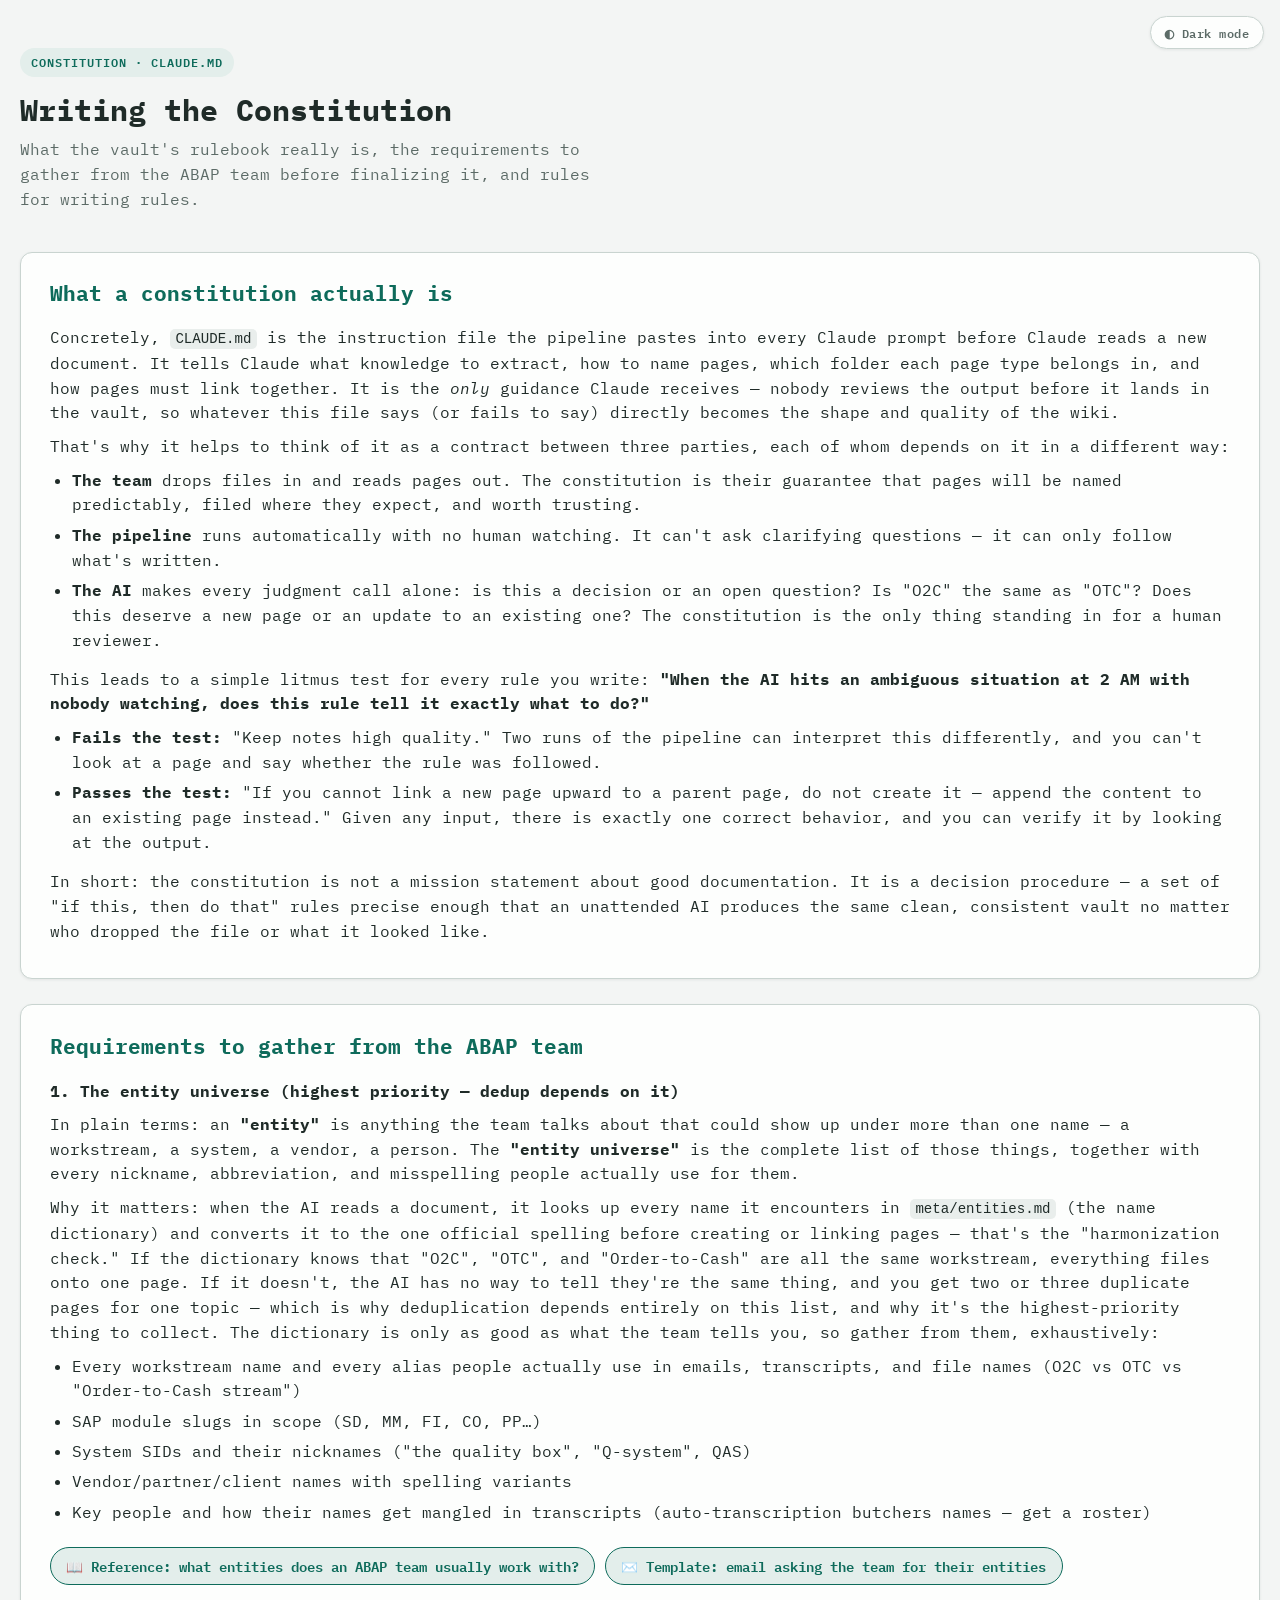
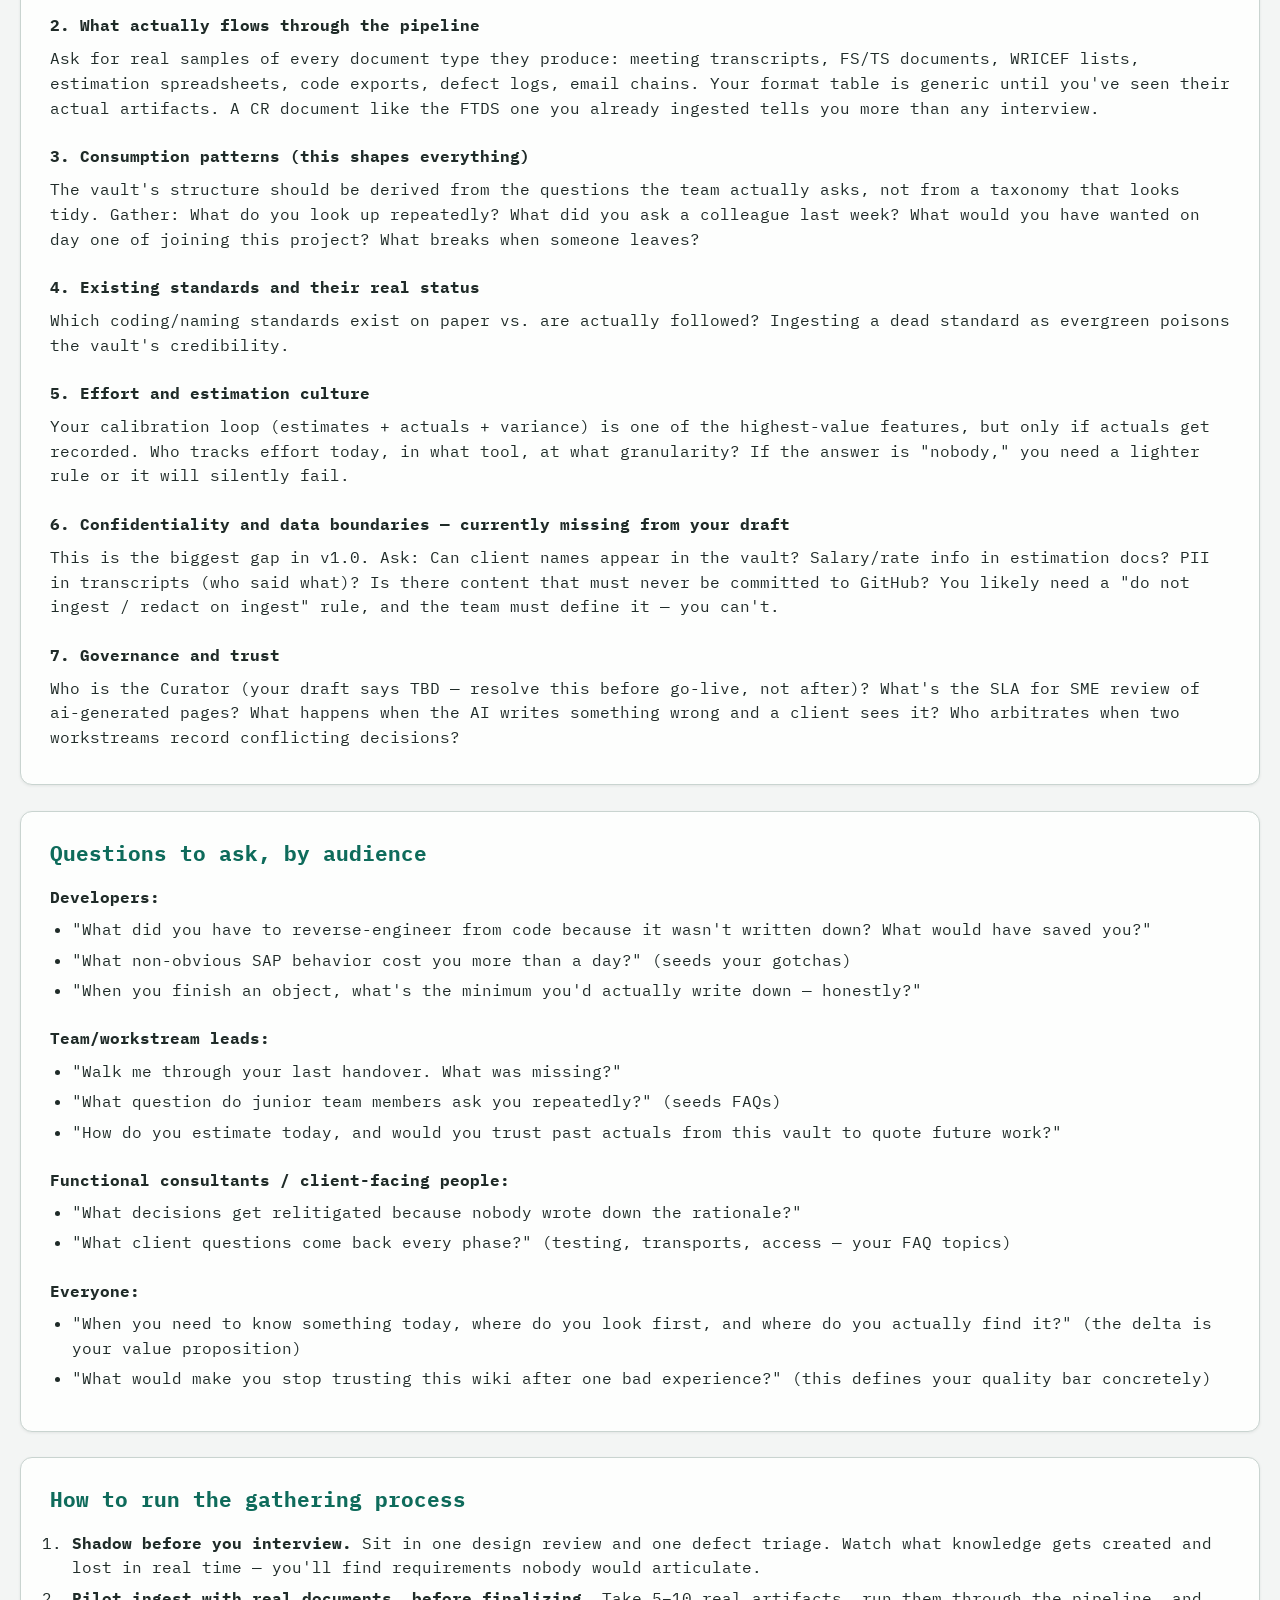
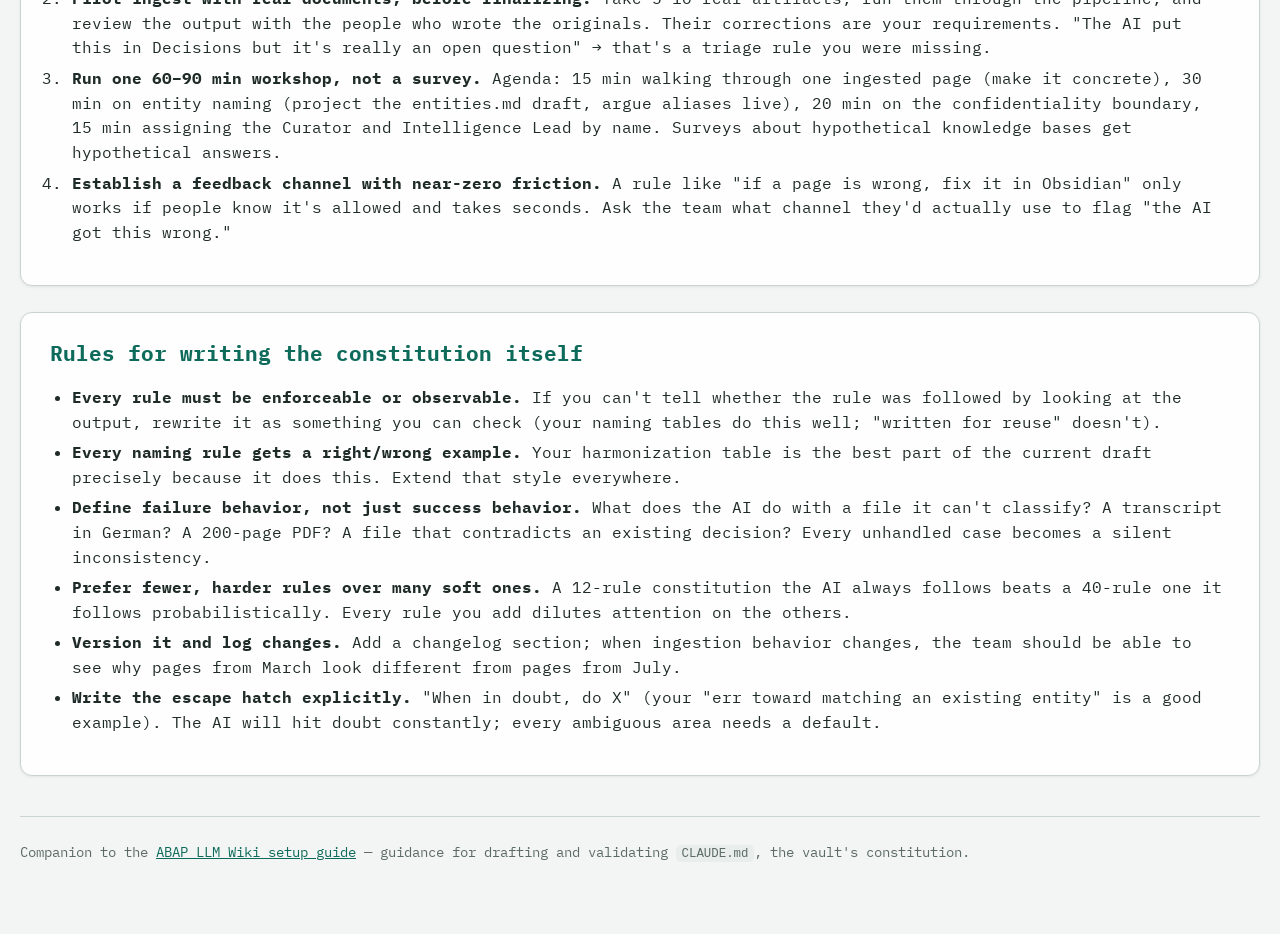
<file: pages/constitution.html>
<!doctype html>
<html lang="en">
  <head>
    <meta charset="utf-8" />
    <meta name="viewport" content="width=device-width, initial-scale=1" />
    <title>Writing the Constitution — CLAUDE.md</title>
    <link rel="preconnect" href="https://fonts.googleapis.com" />
    <link rel="preconnect" href="https://fonts.gstatic.com" crossorigin />
    <link
      href="https://fonts.googleapis.com/css2?family=IBM+Plex+Mono:ital,wght@0,400;0,600;0,700;1,400;1,700&display=swap"
      rel="stylesheet"
    />
    <style>
      :root {
        --paper: #f3f5f4;
        --card: #fdfefd;
        --ink: #1f2b28;
        --muted: #5c6b67;
        --teal: #0e6b5b;
        --teal-soft: #e3eeeb;
        --amber: #a9701f;
        --amber-soft: #f4eadb;
        --line: #c9d4d0;
        --chip-bg: #e9eeec;
        --shadow: 0 1px 3px rgba(31, 43, 40, 0.08);
      }
      @media (prefers-color-scheme: dark) {
        :root {
          --paper: #303446;
          --card: #414559;
          --ink: #c6d0f5;
          --muted: #a5adce;
          --teal: #81c8be;
          --teal-soft: #51576d;
          --amber: #e5c890;
          --amber-soft: #292c3c;
          --line: #51576d;
          --chip-bg: #292c3c;
          --shadow: 0 1px 3px rgba(0, 0, 0, 0.35);
        }
      }
      :root[data-theme="dark"] {
        --paper: #303446;
        --card: #414559;
        --ink: #c6d0f5;
        --muted: #a5adce;
        --teal: #81c8be;
        --teal-soft: #51576d;
        --amber: #e5c890;
        --amber-soft: #292c3c;
        --line: #51576d;
        --chip-bg: #292c3c;
        --shadow: 0 1px 3px rgba(0, 0, 0, 0.35);
      }
      :root[data-theme="light"] {
        --paper: #f3f5f4;
        --card: #fdfefd;
        --ink: #1f2b28;
        --muted: #5c6b67;
        --teal: #0e6b5b;
        --teal-soft: #e3eeeb;
        --amber: #a9701f;
        --amber-soft: #f4eadb;
        --line: #c9d4d0;
        --chip-bg: #e9eeec;
        --shadow: 0 1px 3px rgba(31, 43, 40, 0.08);
      }

      * {
        box-sizing: border-box;
      }
      .theme-toggle {
        position: fixed;
        top: 1rem;
        right: 1rem;
        z-index: 10;
        display: inline-flex;
        align-items: center;
        gap: 0.45rem;
        background: var(--card);
        color: var(--muted);
        border: 1px solid var(--line);
        border-radius: 999px;
        padding: 0.35rem 0.85rem;
        font-family: "IBM Plex Mono", monospace;
        font-size: 0.78rem;
        font-weight: 600;
        letter-spacing: 0.04em;
        cursor: pointer;
        box-shadow: var(--shadow);
      }
      .theme-toggle:hover {
        color: var(--teal);
        border-color: var(--teal);
      }
      .theme-toggle:focus-visible {
        outline: 2px solid var(--teal);
        outline-offset: 2px;
      }
      @media print {
        .theme-toggle {
          display: none;
        }
      }
      body {
        background: var(--paper);
        color: var(--ink);
        font-family: "IBM Plex Mono", monospace;
        line-height: 1.55;
        margin: 0;
        padding: 3rem 1.25rem 4rem;
      }
      h1,
      h2,
      h3,
      .kicker,
      .ref-button {
        font-family: "IBM Plex Mono", monospace;
      }
      .page {
        max-width: 1500px;
        margin: 0 auto;
      }
      header.masthead {
        margin-bottom: 2.5rem;
      }
      .kicker {
        display: inline-block;
        background: var(--teal-soft);
        color: var(--teal);
        font-size: 0.78rem;
        font-weight: 600;
        letter-spacing: 0.08em;
        text-transform: uppercase;
        padding: 0.3rem 0.7rem;
        border-radius: 999px;
        margin-bottom: 0.9rem;
      }
      h1 {
        font-size: 1.9rem;
        line-height: 1.25;
        margin: 0 0 0.5rem;
      }
      .subtitle {
        color: var(--muted);
        margin: 0;
        max-width: 60ch;
      }
      section.card {
        background: var(--card);
        border: 1px solid var(--line);
        border-radius: 12px;
        box-shadow: var(--shadow);
        padding: 1.6rem 1.8rem;
        margin-bottom: 1.6rem;
      }
      h2 {
        font-size: 1.3rem;
        margin: 0 0 0.9rem;
        color: var(--teal);
      }
      h3 {
        font-size: 1.02rem;
        margin: 1.4rem 0 0.4rem;
      }
      h3:first-of-type {
        margin-top: 0.2rem;
      }
      p {
        margin: 0.55rem 0;
      }
      ul,
      ol {
        margin: 0.5rem 0 0.9rem;
        padding-left: 1.4rem;
      }
      li {
        margin: 0.35rem 0;
      }
      code {
        background: var(--chip-bg);
        border-radius: 5px;
        padding: 0.1rem 0.35rem;
        font-family: "SF Mono", "Cascadia Code", Menlo, Consolas, monospace;
        font-size: 0.88em;
      }
      .note {
        background: var(--amber-soft);
        border-left: 4px solid var(--amber);
        border-radius: 0 8px 8px 0;
        padding: 0.8rem 1rem;
        margin: 0.9rem 0;
      }
      .note strong {
        color: var(--amber);
      }
      footer {
        color: var(--muted);
        font-size: 0.88rem;
        margin-top: 2.5rem;
        border-top: 1px solid var(--line);
        padding-top: 1rem;
      }
      a {
        color: var(--teal);
      }
      .ref-button {
        display: inline-flex;
        align-items: center;
        gap: 0.45rem;
        background: var(--teal-soft);
        color: var(--teal);
        border: 1px solid var(--teal);
        border-radius: 999px;
        padding: 0.4rem 0.95rem;
        font-family: "IBM Plex Mono", monospace;
        font-size: 0.85rem;
        font-weight: 600;
        cursor: pointer;
        margin: 0.5rem 0 0.3rem;
      }
      .ref-button:hover {
        background: var(--teal);
        color: var(--card);
      }
      .ref-button:focus-visible {
        outline: 2px solid var(--teal);
        outline-offset: 2px;
      }
      dialog.ref-dialog {
        background: var(--card);
        color: var(--ink);
        border: 1px solid var(--line);
        border-radius: 12px;
        box-shadow: 0 12px 40px rgba(0, 0, 0, 0.3);
        padding: 1.8rem 2rem;
        max-width: 720px;
        width: calc(100vw - 2.5rem);
        max-height: 85vh;
        overflow-y: auto;
      }
      dialog.ref-dialog::backdrop {
        background: rgba(0, 0, 0, 0.45);
      }
      dialog.ref-dialog h2 {
        margin-top: 0;
        padding-right: 2.5rem;
      }
      dialog.ref-dialog h3 {
        color: var(--amber);
      }
      .ref-close {
        position: absolute;
        top: 1rem;
        right: 1rem;
        background: var(--chip-bg);
        color: var(--muted);
        border: 1px solid var(--line);
        border-radius: 999px;
        width: 2rem;
        height: 2rem;
        font-size: 1rem;
        line-height: 1;
        cursor: pointer;
      }
      .ref-close:hover {
        color: var(--teal);
        border-color: var(--teal);
      }
    </style>
  </head>
  <body>
    <button
      class="theme-toggle"
      id="themeToggle"
      type="button"
      aria-live="polite"
    >
      <span id="themeIcon" aria-hidden="true">◐</span>
      <span id="themeLabel">Dark mode</span>
    </button>
    <div class="page">
      <header class="masthead">
        <span class="kicker">Constitution · CLAUDE.md</span>
        <h1>Writing the Constitution</h1>
        <p class="subtitle">
          What the vault's rulebook really is, the requirements to gather from
          the ABAP team before finalizing it, and rules for writing rules.
        </p>
      </header>

      <section class="card">
        <h2>What a constitution actually is</h2>
        <p>
          Concretely, <code>CLAUDE.md</code> is the instruction file the
          pipeline pastes into every Claude prompt before Claude reads a new
          document. It tells Claude what knowledge to extract, how to name
          pages, which folder each page type belongs in, and how pages must link
          together. It is the <em>only</em> guidance Claude receives — nobody
          reviews the output before it lands in the vault, so whatever this file
          says (or fails to say) directly becomes the shape and quality of the
          wiki.
        </p>
        <p>
          That's why it helps to think of it as a contract between three
          parties, each of whom depends on it in a different way:
        </p>
        <ul>
          <li>
            <strong>The team</strong> drops files in and reads pages out. The
            constitution is their guarantee that pages will be named
            predictably, filed where they expect, and worth trusting.
          </li>
          <li>
            <strong>The pipeline</strong> runs automatically with no human
            watching. It can't ask clarifying questions — it can only follow
            what's written.
          </li>
          <li>
            <strong>The AI</strong> makes every judgment call alone: is this a
            decision or an open question? Is "O2C" the same as "OTC"? Does this
            deserve a new page or an update to an existing one? The constitution
            is the only thing standing in for a human reviewer.
          </li>
        </ul>
        <p>
          This leads to a simple litmus test for every rule you write:
          <strong
            >"When the AI hits an ambiguous situation at 2 AM with nobody
            watching, does this rule tell it exactly what to do?"</strong
          >
        </p>
        <ul>
          <li>
            <strong>Fails the test:</strong> "Keep notes high quality." Two runs
            of the pipeline can interpret this differently, and you can't look
            at a page and say whether the rule was followed.
          </li>
          <li>
            <strong>Passes the test:</strong> "If you cannot link a new page
            upward to a parent page, do not create it — append the content to an
            existing page instead." Given any input, there is exactly one
            correct behavior, and you can verify it by looking at the output.
          </li>
        </ul>
        <p>
          In short: the constitution is not a mission statement about good
          documentation. It is a decision procedure — a set of "if this, then do
          that" rules precise enough that an unattended AI produces the same
          clean, consistent vault no matter who dropped the file or what it
          looked like.
        </p>
      </section>

      <section class="card">
        <h2>Requirements to gather from the ABAP team</h2>

        <h3>1. The entity universe (highest priority — dedup depends on it)</h3>
        <p>
          In plain terms: an <strong>"entity"</strong> is anything the team
          talks about that could show up under more than one name — a
          workstream, a system, a vendor, a person. The
          <strong>"entity universe"</strong> is the complete list of those
          things, together with every nickname, abbreviation, and misspelling
          people actually use for them.
        </p>
        <p>
          Why it matters: when the AI reads a document, it looks up every name
          it encounters in <code>meta/entities.md</code> (the name dictionary)
          and converts it to the one official spelling before creating or
          linking pages — that's the "harmonization check." If the dictionary
          knows that "O2C", "OTC", and "Order-to-Cash" are all the same
          workstream, everything files onto one page. If it doesn't, the AI has
          no way to tell they're the same thing, and you get two or three
          duplicate pages for one topic — which is why deduplication depends
          entirely on this list, and why it's the highest-priority thing to
          collect. The dictionary is only as good as what the team tells you, so
          gather from them, exhaustively:
        </p>
        <ul>
          <li>
            Every workstream name and every alias people actually use in emails,
            transcripts, and file names (O2C vs OTC vs "Order-to-Cash stream")
          </li>
          <li>SAP module slugs in scope (SD, MM, FI, CO, PP…)</li>
          <li>
            System SIDs and their nicknames ("the quality box", "Q-system", QAS)
          </li>
          <li>Vendor/partner/client names with spelling variants</li>
          <li>
            Key people and how their names get mangled in transcripts
            (auto-transcription butchers names — get a roster)
          </li>
        </ul>
        <button
          type="button"
          class="ref-button"
          id="entityRefOpen"
          aria-haspopup="dialog"
        >
          📖 Reference: what entities does an ABAP team usually work with?
        </button>
        <button
          type="button"
          class="ref-button"
          id="emailTplOpen"
          aria-haspopup="dialog"
        >
          ✉️ Template: email asking the team for their entities
        </button>

        <h3>2. What actually flows through the pipeline</h3>
        <p>
          Ask for real samples of every document type they produce: meeting
          transcripts, FS/TS documents, WRICEF lists, estimation spreadsheets,
          code exports, defect logs, email chains. Your format table is generic
          until you've seen their actual artifacts. A CR document like the FTDS
          one you already ingested tells you more than any interview.
        </p>

        <h3>3. Consumption patterns (this shapes everything)</h3>
        <p>
          The vault's structure should be derived from the questions the team
          actually asks, not from a taxonomy that looks tidy. Gather: What do
          you look up repeatedly? What did you ask a colleague last week? What
          would you have wanted on day one of joining this project? What breaks
          when someone leaves?
        </p>

        <h3>4. Existing standards and their real status</h3>
        <p>
          Which coding/naming standards exist on paper vs. are actually
          followed? Ingesting a dead standard as evergreen poisons the vault's
          credibility.
        </p>

        <h3>5. Effort and estimation culture</h3>
        <p>
          Your calibration loop (estimates + actuals + variance) is one of the
          highest-value features, but only if actuals get recorded. Who tracks
          effort today, in what tool, at what granularity? If the answer is
          "nobody," you need a lighter rule or it will silently fail.
        </p>

        <h3>
          6. Confidentiality and data boundaries — currently missing from your
          draft
        </h3>
        <p>
          This is the biggest gap in v1.0. Ask: Can client names appear in the
          vault? Salary/rate info in estimation docs? PII in transcripts (who
          said what)? Is there content that must never be committed to GitHub?
          You likely need a "do not ingest / redact on ingest" rule, and the
          team must define it — you can't.
        </p>

        <h3>7. Governance and trust</h3>
        <p>
          Who is the Curator (your draft says TBD — resolve this before go-live,
          not after)? What's the SLA for SME review of ai-generated pages? What
          happens when the AI writes something wrong and a client sees it? Who
          arbitrates when two workstreams record conflicting decisions?
        </p>
      </section>

      <section class="card">
        <h2>Questions to ask, by audience</h2>

        <h3>Developers:</h3>
        <ul>
          <li>
            "What did you have to reverse-engineer from code because it wasn't
            written down? What would have saved you?"
          </li>
          <li>
            "What non-obvious SAP behavior cost you more than a day?" (seeds
            your gotchas)
          </li>
          <li>
            "When you finish an object, what's the minimum you'd actually write
            down — honestly?"
          </li>
        </ul>

        <h3>Team/workstream leads:</h3>
        <ul>
          <li>"Walk me through your last handover. What was missing?"</li>
          <li>
            "What question do junior team members ask you repeatedly?" (seeds
            FAQs)
          </li>
          <li>
            "How do you estimate today, and would you trust past actuals from
            this vault to quote future work?"
          </li>
        </ul>

        <h3>Functional consultants / client-facing people:</h3>
        <ul>
          <li>
            "What decisions get relitigated because nobody wrote down the
            rationale?"
          </li>
          <li>
            "What client questions come back every phase?" (testing, transports,
            access — your FAQ topics)
          </li>
        </ul>

        <h3>Everyone:</h3>
        <ul>
          <li>
            "When you need to know something today, where do you look first, and
            where do you actually find it?" (the delta is your value
            proposition)
          </li>
          <li>
            "What would make you stop trusting this wiki after one bad
            experience?" (this defines your quality bar concretely)
          </li>
        </ul>
      </section>

      <section class="card">
        <h2>How to run the gathering process</h2>
        <ol>
          <li>
            <strong>Shadow before you interview.</strong> Sit in one design
            review and one defect triage. Watch what knowledge gets created and
            lost in real time — you'll find requirements nobody would
            articulate.
          </li>
          <li>
            <strong
              >Pilot ingest with real documents, before finalizing.</strong
            >
            Take 5–10 real artifacts, run them through the pipeline, and review
            the output with the people who wrote the originals. Their
            corrections are your requirements. "The AI put this in Decisions but
            it's really an open question" → that's a triage rule you were
            missing.
          </li>
          <li>
            <strong>Run one 60–90 min workshop, not a survey.</strong>
            Agenda: 15 min walking through one ingested page (make it concrete),
            30 min on entity naming (project the entities.md draft, argue
            aliases live), 20 min on the confidentiality boundary, 15 min
            assigning the Curator and Intelligence Lead by name. Surveys about
            hypothetical knowledge bases get hypothetical answers.
          </li>
          <li>
            <strong
              >Establish a feedback channel with near-zero friction.</strong
            >
            A rule like "if a page is wrong, fix it in Obsidian" only works if
            people know it's allowed and takes seconds. Ask the team what
            channel they'd actually use to flag "the AI got this wrong."
          </li>
        </ol>
      </section>

      <section class="card">
        <h2>Rules for writing the constitution itself</h2>
        <ul>
          <li>
            <strong>Every rule must be enforceable or observable.</strong> If
            you can't tell whether the rule was followed by looking at the
            output, rewrite it as something you can check (your naming tables do
            this well; "written for reuse" doesn't).
          </li>
          <li>
            <strong>Every naming rule gets a right/wrong example.</strong> Your
            harmonization table is the best part of the current draft precisely
            because it does this. Extend that style everywhere.
          </li>
          <li>
            <strong>Define failure behavior, not just success behavior.</strong>
            What does the AI do with a file it can't classify? A transcript in
            German? A 200-page PDF? A file that contradicts an existing
            decision? Every unhandled case becomes a silent inconsistency.
          </li>
          <li>
            <strong>Prefer fewer, harder rules over many soft ones.</strong> A
            12-rule constitution the AI always follows beats a 40-rule one it
            follows probabilistically. Every rule you add dilutes attention on
            the others.
          </li>
          <li>
            <strong>Version it and log changes.</strong> Add a changelog
            section; when ingestion behavior changes, the team should be able to
            see why pages from March look different from pages from July.
          </li>
          <li>
            <strong>Write the escape hatch explicitly.</strong> "When in doubt,
            do X" (your "err toward matching an existing entity" is a good
            example). The AI will hit doubt constantly; every ambiguous area
            needs a default.
          </li>
        </ul>
      </section>

      <footer>
        <p>
          Companion to the
          <a href="../index.html">ABAP LLM Wiki setup guide</a>
          — guidance for drafting and validating <code>CLAUDE.md</code>, the
          vault's constitution.
        </p>
      </footer>
    </div>

    <dialog
      class="ref-dialog"
      id="entityRefDialog"
      aria-labelledby="entityRefTitle"
    >
      <button
        type="button"
        class="ref-close"
        id="entityRefClose"
        aria-label="Close"
      >
        ✕
      </button>
      <h2 id="entityRefTitle">Entities an ABAP team usually works with</h2>
      <p>
        In the vault's sense of the word — things that show up under multiple
        names and deserve one canonical page — an ABAP delivery team typically
        deals with these categories:
      </p>

      <h3>Organizational entities</h3>
      <ul>
        <li>
          <strong>Workstreams / process areas</strong> — Order-to-Cash
          (O2C/OTC), Procure-to-Pay (P2P/PTP), Record-to-Report (R2R),
          Plan-to-Produce. These are the worst alias offenders, since every
          client and SI abbreviates them differently.
        </li>
        <li>
          <strong>Projects and releases</strong> — the program name, wave/phase
          names ("Wave 2", "R2 go-live"), sprint or drop identifiers.
        </li>
        <li>
          <strong>People and roles</strong> — developers, functional
          consultants, workstream leads, the client's process owners, basis
          admins. Transcripts mangle names constantly.
        </li>
        <li>
          <strong>Vendors, partners, and the client</strong> — often with
          legal-name vs. everyday-name variants.
        </li>
      </ul>

      <h3>SAP landscape entities</h3>
      <ul>
        <li>
          <strong>Systems and clients</strong> — SIDs like DEV/QAS/PRD plus
          nicknames ("the quality box", "sandbox", "the golden client"), and
          client numbers (100, 200).
        </li>
        <li>
          <strong>Modules / functional areas</strong> — SD, MM, FI, CO, PP,
          WM/EWM, PM, QM. Also newer stacks: S/4HANA, Fiori, BTP.
        </li>
        <li>
          <strong>Transport routes and landscapes</strong> — transport requests,
          the DEV→QAS→PRD path.
        </li>
      </ul>

      <h3>Technical/code entities (the biggest volume for an ABAP team)</h3>
      <ul>
        <li>
          <strong>WRICEF objects</strong> — the classic inventory: Workflows,
          Reports, Interfaces, Conversions, Enhancements, Forms, each usually
          with an ID like "E-001" or "RICEF-042".
        </li>
        <li>
          <strong>Repository objects</strong> — programs, function modules,
          classes, methods, includes, packages.
        </li>
        <li>
          <strong>Data dictionary objects</strong> — tables (VBAK, EKKO, BSEG…),
          structures, data elements, domains, CDS views.
        </li>
        <li>
          <strong>Integration artifacts</strong> — IDocs (message types, basic
          types), BAPIs, RFCs, OData services, proxies, PI/CPI iFlows.
        </li>
        <li>
          <strong>Enhancement points</strong> — user exits, BAdIs, enhancement
          spots, implicit enhancements.
        </li>
        <li>
          <strong>Forms and outputs</strong> — SmartForms, Adobe Forms,
          SAPscript.
        </li>
      </ul>

      <h3>Process/document entities</h3>
      <ul>
        <li>
          <strong>Change requests and defects</strong> — CR numbers, ticket IDs
          from whatever ALM tool is in use (Solution Manager, Jira, ServiceNow),
          which people cite inconsistently ("CR-1023" vs "the FTDS change").
        </li>
        <li>
          <strong>Specs</strong> — FS/TS documents, often referenced by object
          ID in one place and document title in another.
        </li>
      </ul>

      <div class="note">
        <p>
          <strong>Where to start:</strong> the highest-payoff entities to nail
          down first in <code>meta/entities.md</code> are workstreams, system
          SIDs/nicknames, people, and WRICEF object IDs — they appear in nearly
          every document and have the most alias drift. Table names and standard
          SAP objects (VBAK, BAPI names) are lower risk: people rarely invent
          nicknames for them, so the technical name <em>is</em> the canonical
          name.
        </p>
      </div>
    </dialog>

    <dialog
      class="ref-dialog"
      id="emailTplDialog"
      aria-labelledby="emailTplTitle"
    >
      <button
        type="button"
        class="ref-close"
        id="emailTplClose"
        aria-label="Close"
      >
        ✕
      </button>
      <h2 id="emailTplTitle">
        Email template — asking the team for their entities
      </h2>
      <p>Hi team,</p>
      <p>
        To get started, let's begin with a simple, high-impact step: defining
        the core technical entities. We need to map out the systems, SAP
        modules, and development objects our wiki will cover, along with any
        alternate names they go by. Aligning these terms ensures the AI
        recognizes when different names refer to the same thing (for example,
        "QAS" in one document and "quality box" in another). This allows the AI
        to file everything onto a single page and prevents duplicate clutter.
      </p>
      <p>Could you share the following details?</p>
      <h3>Development Standards &amp; Tracking</h3>
      <ol>
        <li>
          <strong>Naming Conventions:</strong> Is there a standard document for
          ABAP coding and object naming conventions that I should review?
        </li>
        <li>
          <strong>WRICEF &amp; Transports:</strong> How are development objects
          and transports named or numbered today (e.g., RICEF-042), and where is
          the master tracker kept?
        </li>
        <li>
          <strong>Tickets &amp; Specs:</strong> What tools are you using to
          track Change Requests (CRs), defects, and Technical Specs (TS)?
        </li>
      </ol>
      <h3>Landscape &amp; Environments</h3>
      <ol>
        <li>
          <strong>Systems:</strong> What are the relevant SIDs (DEV/QAS/PRD) and
          specific client numbers we develop and test in?
        </li>
        <li>
          <strong>SAP Modules:</strong> Which main modules (like SD, MM, FI)
          does the team build for most frequently?
        </li>
      </ol>
      <p>
        If it's easier, we can also discuss these in a call next week. I'd also
        be happy to sit down with someone from your team and work through this.
      </p>
      <p>Senthil</p>
    </dialog>

    <script>
      (function () {
        var root = document.documentElement;
        var button = document.getElementById("themeToggle");
        var icon = document.getElementById("themeIcon");
        var label = document.getElementById("themeLabel");
        var media = window.matchMedia("(prefers-color-scheme: dark)");

        function currentTheme() {
          var forced = root.getAttribute("data-theme");
          if (forced === "dark" || forced === "light") return forced;
          return media.matches ? "dark" : "light";
        }

        // The button describes the mode you'll switch TO.
        function render() {
          var theme = currentTheme();
          if (theme === "dark") {
            icon.textContent = "☀";
            label.textContent = "Light mode";
          } else {
            icon.textContent = "◐";
            label.textContent = "Dark mode";
          }
        }

        function apply(theme) {
          root.setAttribute("data-theme", theme);
          try {
            localStorage.setItem("abap-guide-theme", theme);
          } catch (e) {
            /* private browsing — toggle still works for this visit */
          }
          render();
        }

        button.addEventListener("click", function () {
          apply(currentTheme() === "dark" ? "light" : "dark");
        });

        // Restore a saved choice; otherwise follow the OS (and track OS changes live).
        var saved = null;
        try {
          saved = localStorage.getItem("abap-guide-theme");
        } catch (e) {}
        if (saved === "dark" || saved === "light") {
          root.setAttribute("data-theme", saved);
        }
        media.addEventListener("change", render);
        render();
      })();

      (function () {
        function wire(dialogId, openId, closeId) {
          var dialog = document.getElementById(dialogId);
          var openBtn = document.getElementById(openId);
          var closeBtn = document.getElementById(closeId);

          openBtn.addEventListener("click", function () {
            dialog.showModal();
          });
          closeBtn.addEventListener("click", function () {
            dialog.close();
          });
          // Clicking the dimmed backdrop closes the popup; clicks inside don't.
          dialog.addEventListener("click", function (e) {
            if (e.target === dialog) dialog.close();
          });
        }
        wire("entityRefDialog", "entityRefOpen", "entityRefClose");
        wire("emailTplDialog", "emailTplOpen", "emailTplClose");
      })();
    </script>
  </body>
</html>
</file>
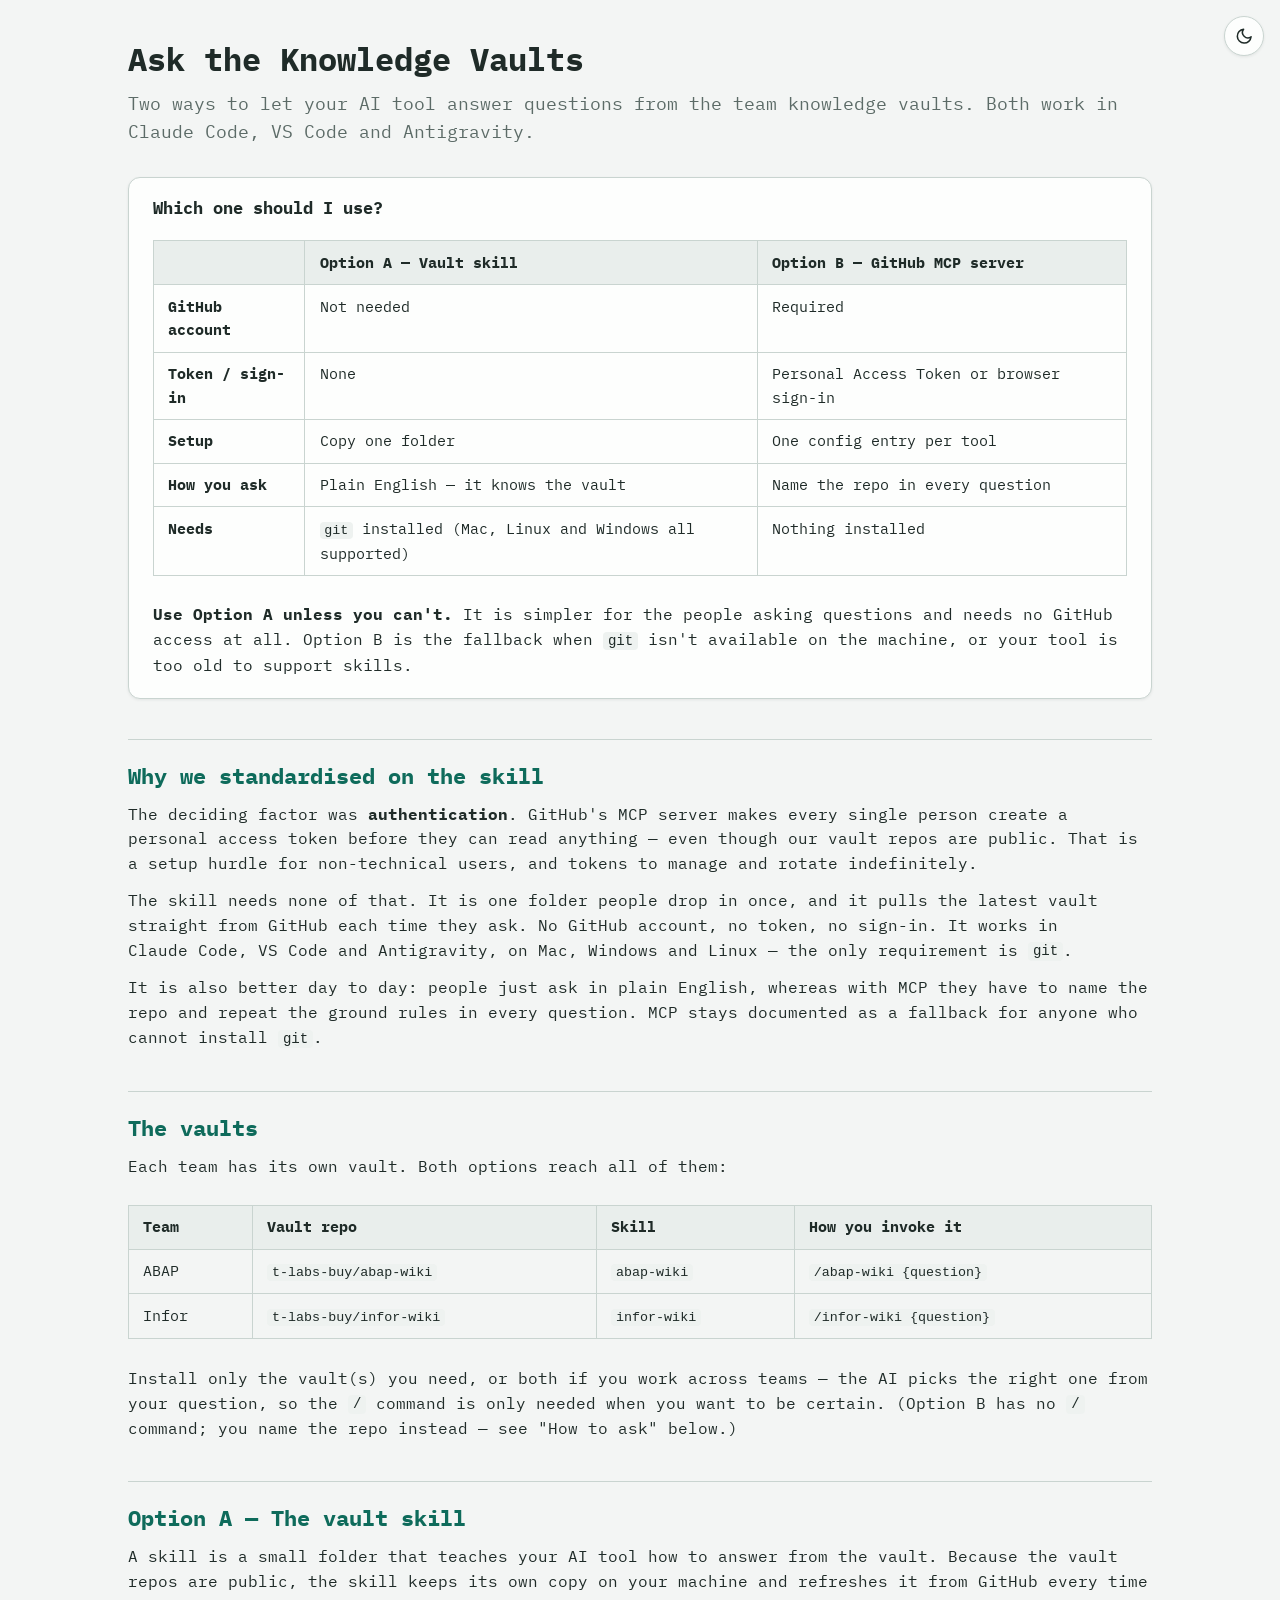
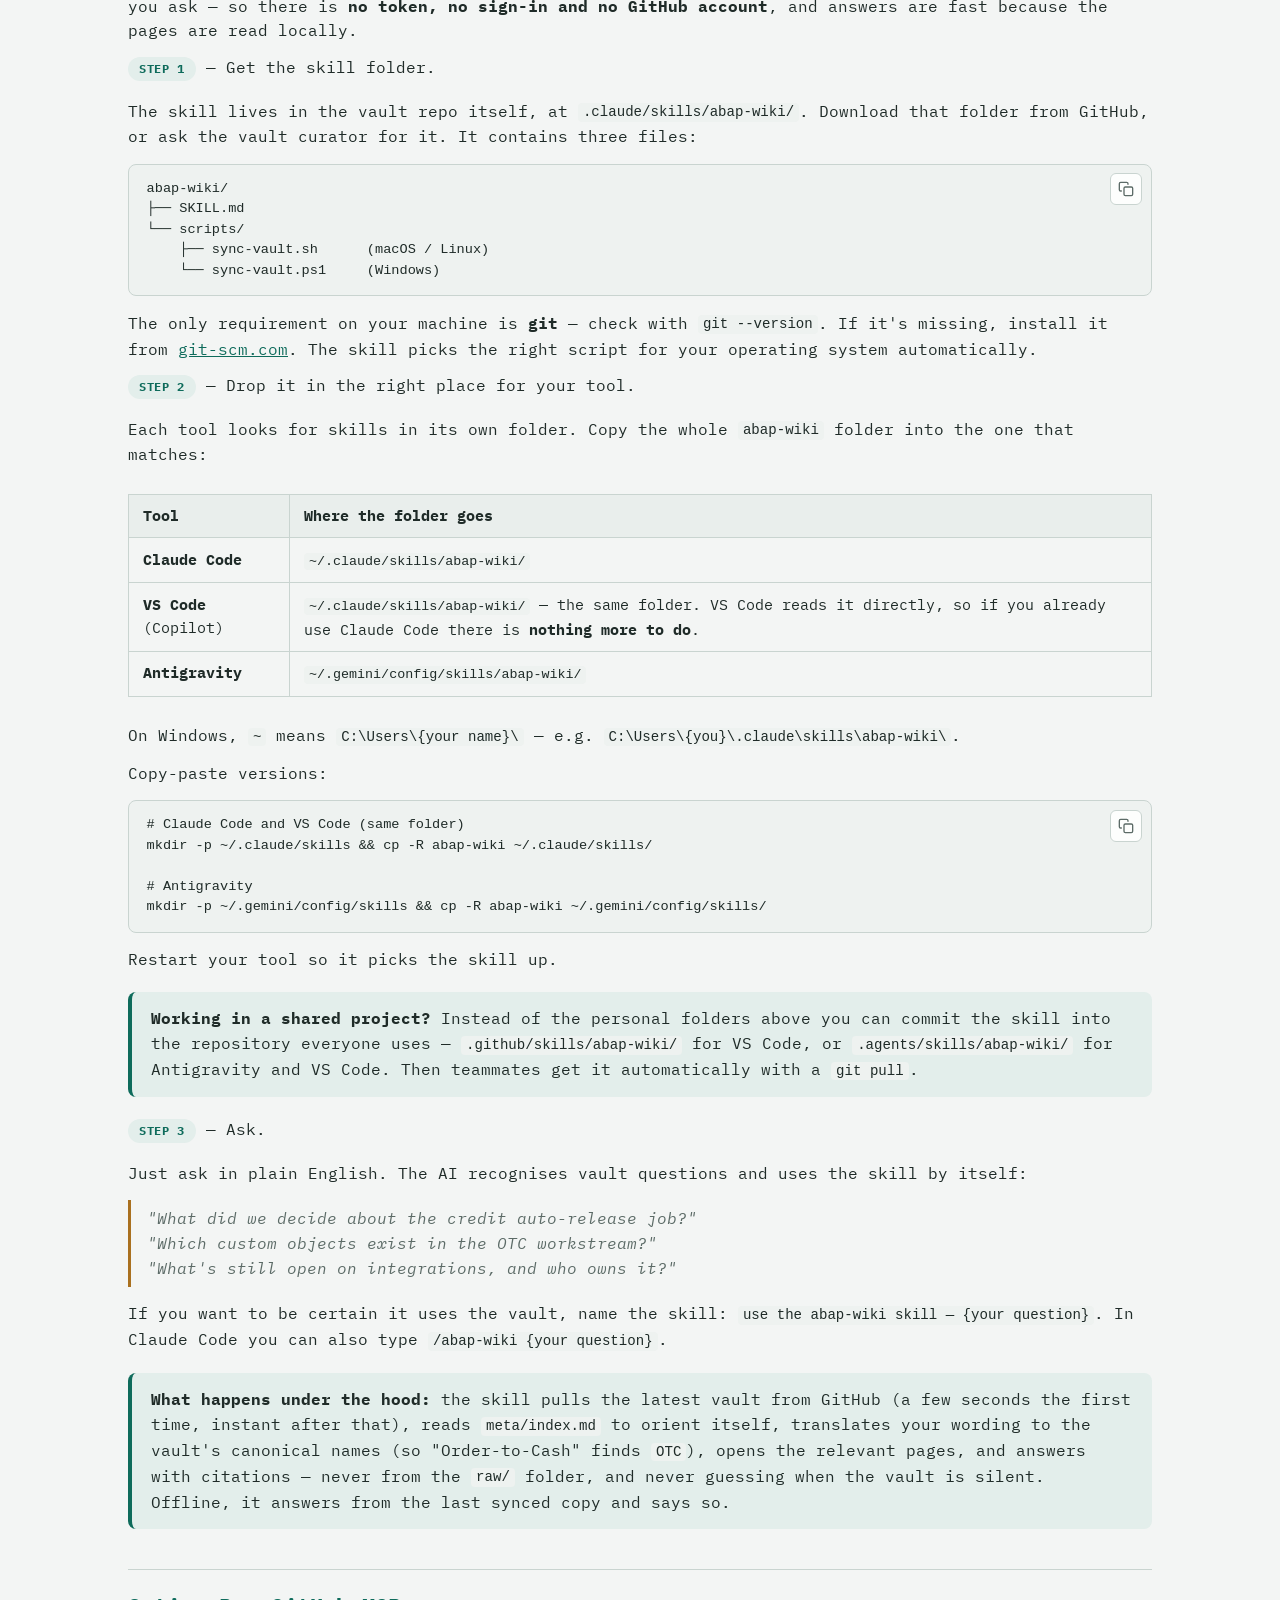
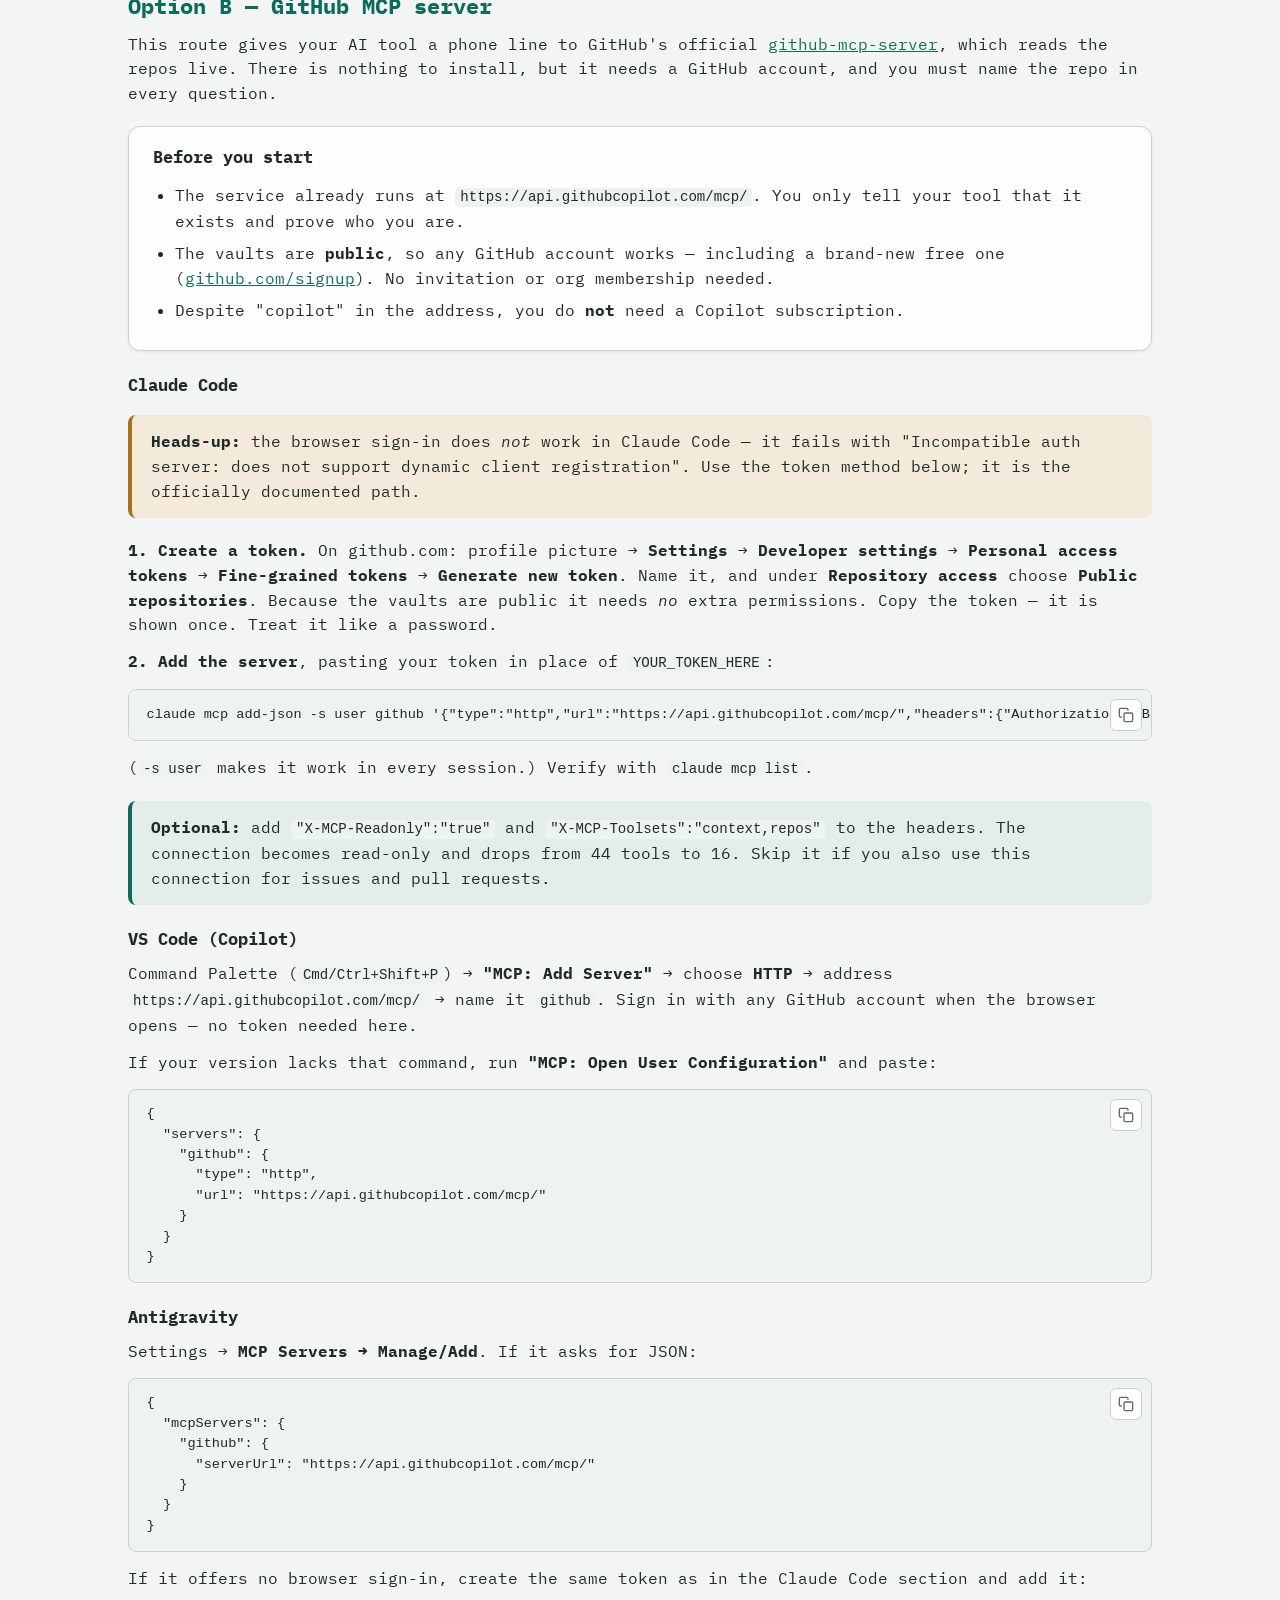
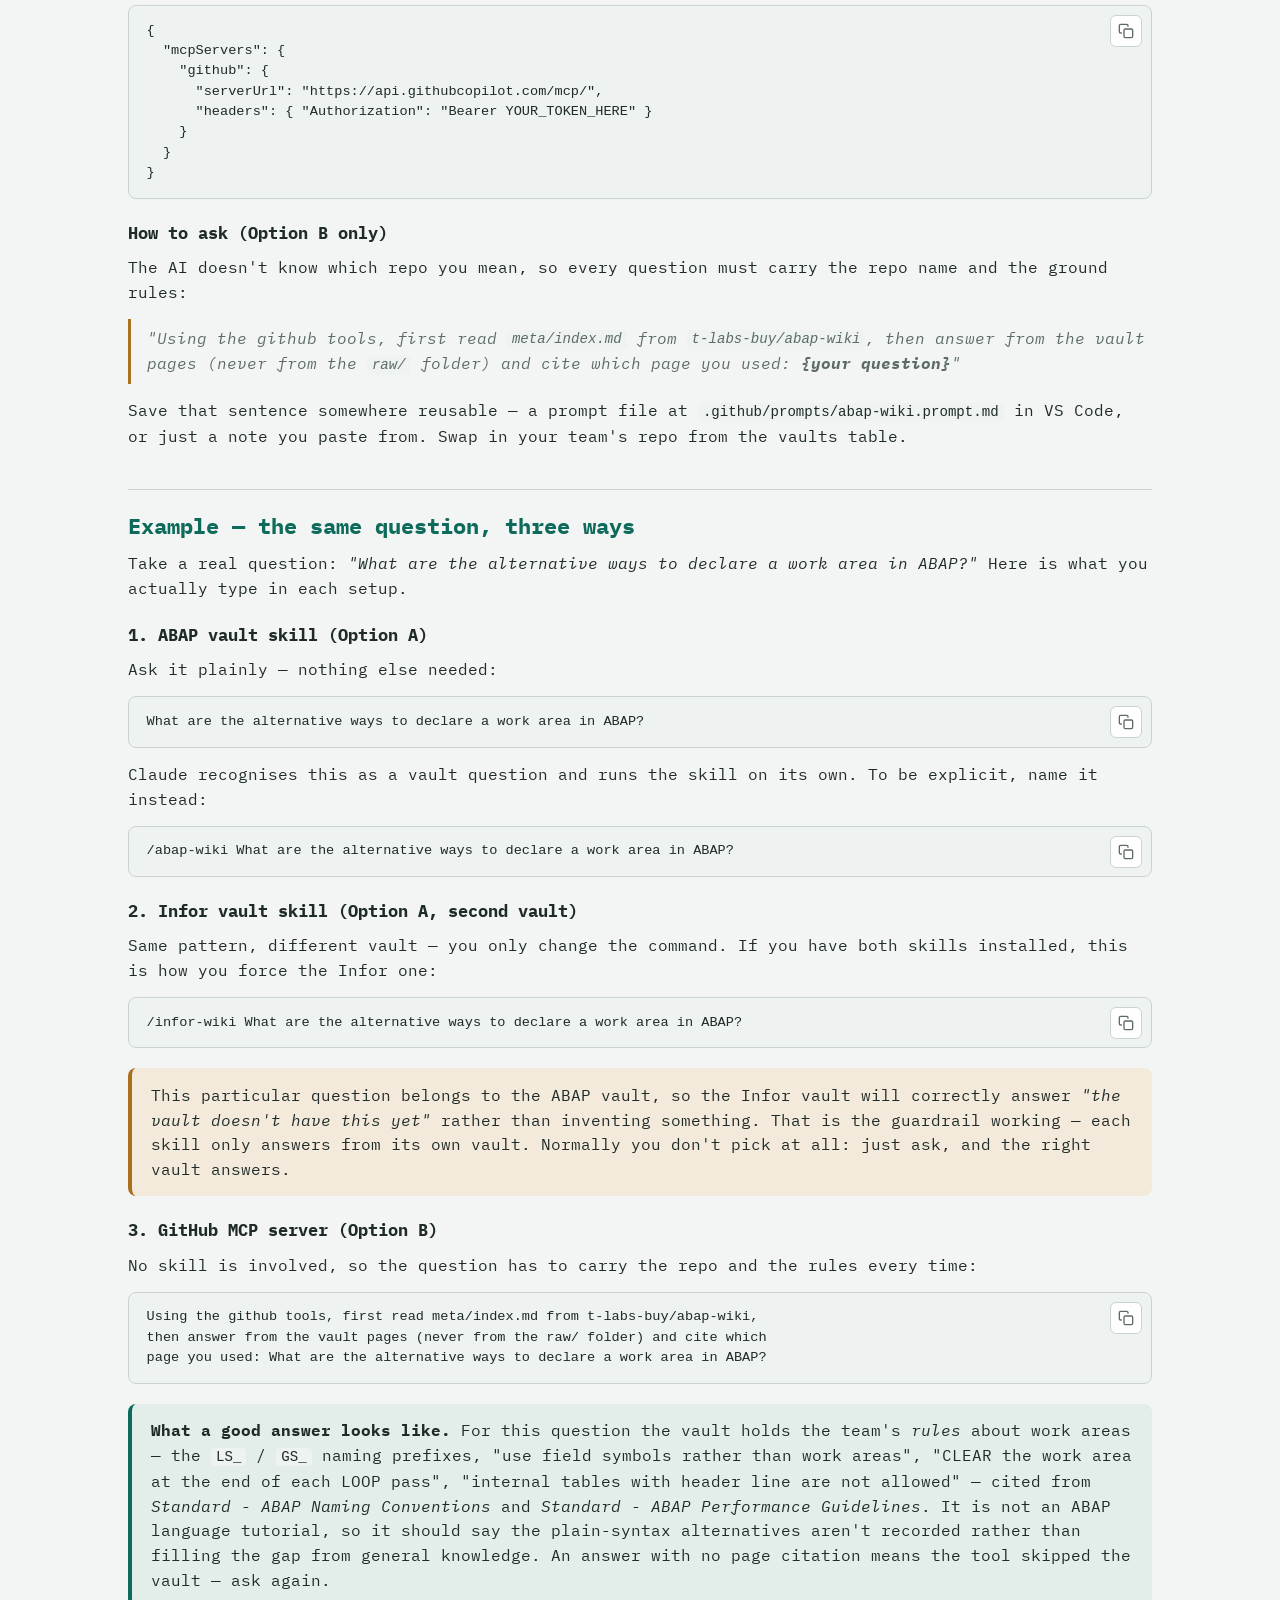
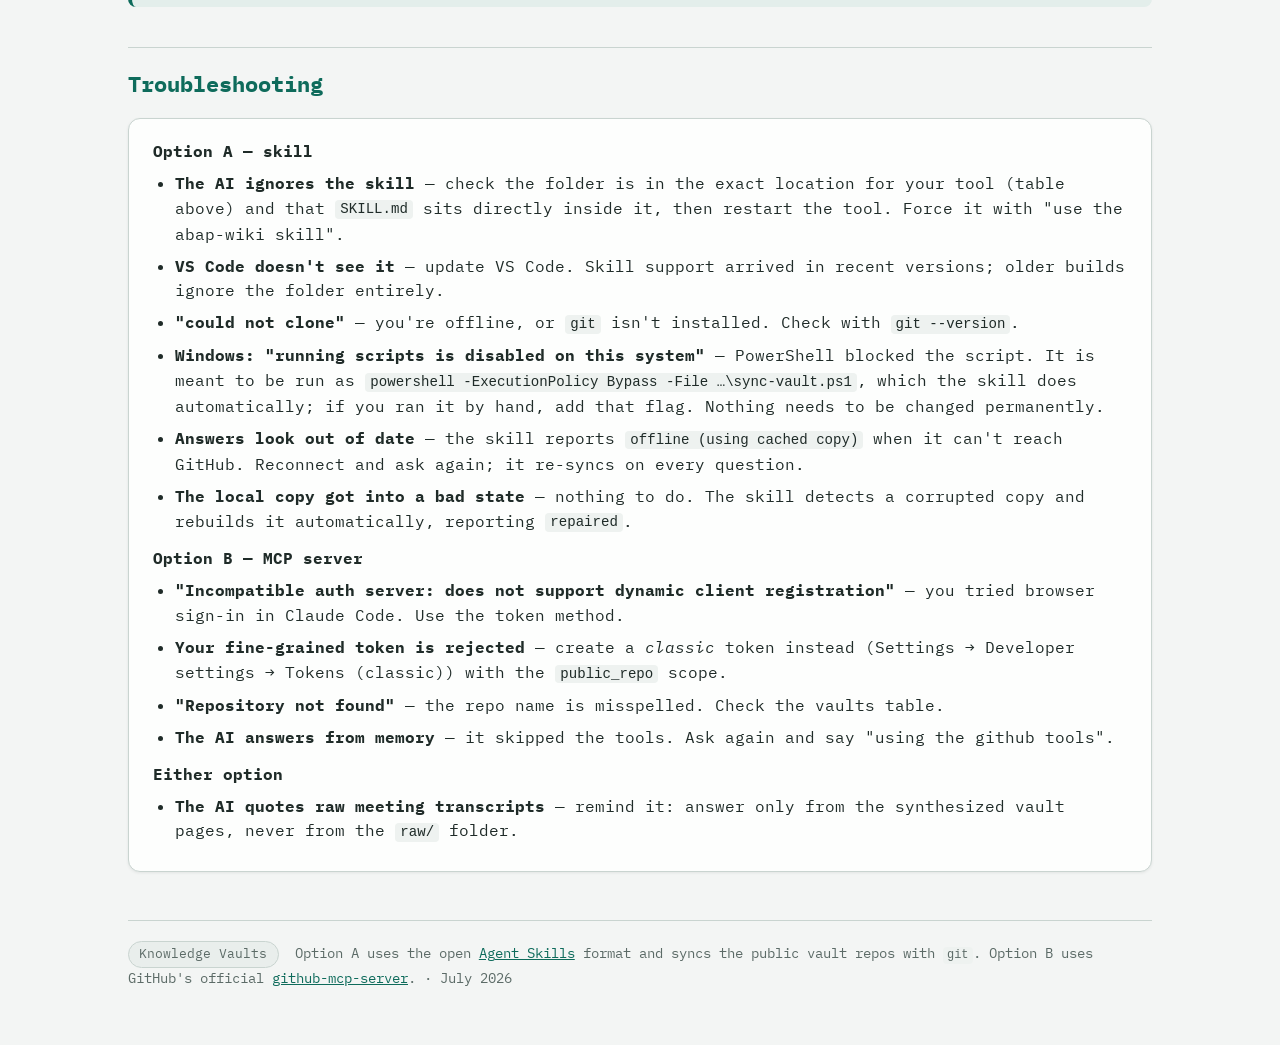
<file: pages/github-mcp-setup-guide.html>
<!doctype html>
<html lang="en">
  <head>
    <meta charset="utf-8" />
    <meta name="viewport" content="width=device-width, initial-scale=1" />
    <title>Ask the Knowledge Vaults — Setup Guide</title>
    <link rel="preconnect" href="https://fonts.googleapis.com" />
    <link rel="preconnect" href="https://fonts.gstatic.com" crossorigin />
    <link
      href="https://fonts.googleapis.com/css2?family=IBM+Plex+Mono:ital,wght@0,400;0,600;0,700;1,400;1,700&display=swap"
      rel="stylesheet"
    />
    <style>
      :root {
        --paper: #f3f5f4;
        --card: #fdfefd;
        --ink: #1f2b28;
        --muted: #5c6b67;
        --teal: #0e6b5b;
        --teal-soft: #e3eeeb;
        --amber: #a9701f;
        --amber-soft: #f4eadb;
        --line: #c9d4d0;
        --chip-bg: #e9eeec;
        --code-bg: #eef2f0;
        --shadow: 0 1px 3px rgba(31, 43, 40, 0.08);
      }
      @media (prefers-color-scheme: dark) {
        :root {
          --paper: #303446;
          --card: #414559;
          --ink: #c6d0f5;
          --muted: #a5adce;
          --teal: #81c8be;
          --teal-soft: #51576d;
          --amber: #e5c890;
          --amber-soft: #292c3c;
          --line: #51576d;
          --chip-bg: #292c3c;
          --code-bg: #292c3c;
          --shadow: 0 1px 3px rgba(0, 0, 0, 0.35);
        }
      }
      :root[data-theme="dark"] {
        --paper: #303446;
        --card: #414559;
        --ink: #c6d0f5;
        --muted: #a5adce;
        --teal: #81c8be;
        --teal-soft: #51576d;
        --amber: #e5c890;
        --amber-soft: #292c3c;
        --line: #51576d;
        --chip-bg: #292c3c;
        --code-bg: #292c3c;
        --shadow: 0 1px 3px rgba(0, 0, 0, 0.35);
      }
      :root[data-theme="light"] {
        --paper: #f3f5f4;
        --card: #fdfefd;
        --ink: #1f2b28;
        --muted: #5c6b67;
        --teal: #0e6b5b;
        --teal-soft: #e3eeeb;
        --amber: #a9701f;
        --amber-soft: #f4eadb;
        --line: #c9d4d0;
        --chip-bg: #e9eeec;
        --code-bg: #eef2f0;
        --shadow: 0 1px 3px rgba(31, 43, 40, 0.08);
      }

      * {
        box-sizing: border-box;
      }
      body {
        background: var(--paper);
        color: var(--ink);
        font-family: "IBM Plex Mono", monospace;
        line-height: 1.55;
        margin: 0;
        padding: 2.5rem 1.25rem 4rem;
      }
      main {
        max-width: 64rem;
        margin: 0 auto;
      }
      h1,
      h2,
      h3 {
        font-family: "IBM Plex Mono", monospace;
        line-height: 1.2;
      }
      h1 {
        font-size: 2rem;
        font-weight: 700;
        margin: 0 0 0.5rem;
      }
      h2 {
        font-size: 1.35rem;
        font-weight: 700;
        color: var(--teal);
        margin: 2.5rem 0 0.75rem;
        padding-top: 1.5rem;
        border-top: 1px solid var(--line);
      }
      h3 {
        font-size: 1.05rem;
        font-weight: 700;
        margin: 1.5rem 0 0.5rem;
      }
      p {
        margin: 0.75rem 0;
      }
      .lede {
        font-size: 1.1rem;
        color: var(--muted);
        margin-bottom: 2rem;
      }
      .card {
        background: var(--card);
        border: 1px solid var(--line);
        border-radius: 12px;
        box-shadow: var(--shadow);
        padding: 1.25rem 1.5rem;
        margin: 1.25rem 0;
      }
      .callout {
        background: var(--teal-soft);
        border-left: 4px solid var(--teal);
        border-radius: 8px;
        padding: 0.9rem 1.2rem;
        margin: 1.25rem 0;
      }
      .callout.amber {
        background: var(--amber-soft);
        border-left-color: var(--amber);
      }
      .callout p:first-child {
        margin-top: 0;
      }
      .callout p:last-child {
        margin-bottom: 0;
      }
      code {
        font-family: "SF Mono", "Cascadia Code", Menlo, Consolas, monospace;
        font-size: 0.88em;
        background: var(--code-bg);
        border-radius: 4px;
        padding: 0.1em 0.35em;
      }
      pre {
        background: var(--code-bg);
        border: 1px solid var(--line);
        border-radius: 8px;
        padding: 0.9rem 2.9rem 0.9rem 1.1rem;
        overflow-x: auto;
        margin: 0.9rem 0;
        position: relative;
      }
      pre code {
        background: none;
        padding: 0;
        font-size: 0.85rem;
        line-height: 1.5;
      }
      .table-wrap {
        overflow-x: auto;
      }
      table {
        width: 100%;
        border-collapse: collapse;
        margin: 0.9rem 0;
        font-size: 0.95rem;
        border: 1px solid var(--line);
      }
      th,
      td {
        text-align: left;
        padding: 0.6rem 0.9rem;
        border: 1px solid var(--line);
        vertical-align: top;
      }
      th {
        font-family: "IBM Plex Mono", monospace;
        font-weight: 700;
        background: var(--chip-bg);
        white-space: nowrap;
      }
      td code {
        white-space: nowrap;
      }
      .copy-btn {
        position: absolute;
        top: 0.55rem;
        right: 0.55rem;
        display: inline-flex;
        align-items: center;
        justify-content: center;
        width: 2rem;
        height: 2rem;
        padding: 0;
        border: 1px solid var(--line);
        border-radius: 6px;
        background: var(--card);
        color: var(--muted);
        cursor: pointer;
        transition:
          color 0.15s,
          border-color 0.15s;
      }
      .copy-btn:hover {
        color: var(--teal);
        border-color: var(--teal);
      }
      .copy-btn.copied {
        color: var(--teal);
        border-color: var(--teal);
      }
      .copy-btn svg {
        width: 1rem;
        height: 1rem;
        pointer-events: none;
      }
      .theme-toggle {
        position: fixed;
        top: 1rem;
        right: 1rem;
        z-index: 10;
        display: inline-flex;
        align-items: center;
        justify-content: center;
        width: 2.5rem;
        height: 2.5rem;
        padding: 0;
        border: 1px solid var(--line);
        border-radius: 999px;
        background: var(--card);
        color: var(--ink);
        cursor: pointer;
        box-shadow: var(--shadow);
        transition:
          color 0.15s,
          border-color 0.15s;
      }
      .theme-toggle:hover {
        color: var(--teal);
        border-color: var(--teal);
      }
      .theme-toggle svg {
        width: 1.15rem;
        height: 1.15rem;
        pointer-events: none;
      }
      .theme-toggle .icon-sun,
      .theme-toggle .icon-moon {
        display: none;
      }
      html[data-theme="dark"] .theme-toggle .icon-sun {
        display: block;
      }
      html[data-theme="light"] .theme-toggle .icon-moon {
        display: block;
      }
      ol,
      ul {
        padding-left: 1.4rem;
      }
      li {
        margin: 0.45rem 0;
      }
      .step-label {
        display: inline-block;
        font-family: "IBM Plex Mono", monospace;
        font-weight: 700;
        font-size: 0.78rem;
        text-transform: uppercase;
        letter-spacing: 0.05em;
        color: var(--teal);
        background: var(--teal-soft);
        border-radius: 999px;
        padding: 0.15rem 0.7rem;
        margin-bottom: 0.35rem;
      }
      .chip {
        display: inline-block;
        background: var(--chip-bg);
        border: 1px solid var(--line);
        border-radius: 999px;
        font-size: 0.82rem;
        padding: 0.12rem 0.65rem;
        color: var(--muted);
      }
      blockquote {
        border-left: 3px solid var(--amber);
        margin: 0.9rem 0;
        padding: 0.4rem 0 0.4rem 1rem;
        color: var(--muted);
        font-style: italic;
      }
      footer {
        margin-top: 3rem;
        padding-top: 1.25rem;
        border-top: 1px solid var(--line);
        color: var(--muted);
        font-size: 0.85rem;
      }
      a {
        color: var(--teal);
      }
    </style>
  </head>
  <body>
    <button
      class="theme-toggle"
      type="button"
      aria-label="Switch between light and dark mode"
      title="Switch light / dark mode"
    >
      <svg
        class="icon-sun"
        viewBox="0 0 24 24"
        fill="none"
        stroke="currentColor"
        stroke-width="2"
        stroke-linecap="round"
        stroke-linejoin="round"
      >
        <circle cx="12" cy="12" r="4" />
        <path
          d="M12 2v2m0 16v2M4.93 4.93l1.41 1.41m11.32 11.32 1.41 1.41M2 12h2m16 0h2M4.93 19.07l1.41-1.41M17.66 6.34l1.41-1.41"
        />
      </svg>
      <svg
        class="icon-moon"
        viewBox="0 0 24 24"
        fill="none"
        stroke="currentColor"
        stroke-width="2"
        stroke-linecap="round"
        stroke-linejoin="round"
      >
        <path d="M21 12.79A9 9 0 1 1 11.21 3 7 7 0 0 0 21 12.79z" />
      </svg>
    </button>
    <main>
      <h1>Ask the Knowledge Vaults</h1>
      <p class="lede">
        Two ways to let your AI tool answer questions from the team knowledge
        vaults. Both work in Claude&nbsp;Code, VS&nbsp;Code and Antigravity.
      </p>

      <div class="card">
        <h3 style="margin-top: 0">Which one should I use?</h3>
        <div class="table-wrap">
          <table>
            <thead>
              <tr>
                <th></th>
                <th>Option A — Vault skill</th>
                <th>Option B — GitHub MCP server</th>
              </tr>
            </thead>
            <tbody>
              <tr>
                <td><strong>GitHub account</strong></td>
                <td>Not needed</td>
                <td>Required</td>
              </tr>
              <tr>
                <td><strong>Token / sign-in</strong></td>
                <td>None</td>
                <td>Personal Access Token or browser sign-in</td>
              </tr>
              <tr>
                <td><strong>Setup</strong></td>
                <td>Copy one folder</td>
                <td>One config entry per tool</td>
              </tr>
              <tr>
                <td><strong>How you ask</strong></td>
                <td>Plain English — it knows the vault</td>
                <td>Name the repo in every question</td>
              </tr>
              <tr>
                <td><strong>Needs</strong></td>
                <td>
                  <code>git</code> installed (Mac, Linux and Windows all
                  supported)
                </td>
                <td>Nothing installed</td>
              </tr>
            </tbody>
          </table>
        </div>
        <p style="margin-bottom: 0">
          <strong>Use Option A unless you can't.</strong> It is simpler for the
          people asking questions and needs no GitHub access at all. Option B is
          the fallback when <code>git</code> isn't available on the machine, or
          your tool is too old to support skills.
        </p>
      </div>

      <h2>Why we standardised on the skill</h2>
      <p>
        The deciding factor was <strong>authentication</strong>. GitHub's MCP
        server makes every single person create a personal access token before
        they can read anything — even though our vault repos are public. That is
        a setup hurdle for non-technical users, and tokens to manage and rotate
        indefinitely.
      </p>
      <p>
        The skill needs none of that. It is one folder people drop in once, and
        it pulls the latest vault straight from GitHub each time they ask. No
        GitHub account, no token, no sign-in. It works in Claude&nbsp;Code,
        VS&nbsp;Code and Antigravity, on Mac, Windows and Linux — the only
        requirement is <code>git</code>.
      </p>
      <p>
        It is also better day to day: people just ask in plain English, whereas
        with MCP they have to name the repo and repeat the ground rules in every
        question. MCP stays documented as a fallback for anyone who cannot
        install <code>git</code>.
      </p>

      <h2>The vaults</h2>
      <p>Each team has its own vault. Both options reach all of them:</p>
      <div class="table-wrap">
        <table>
          <thead>
            <tr>
              <th>Team</th>
              <th>Vault repo</th>
              <th>Skill</th>
              <th>How you invoke it</th>
            </tr>
          </thead>
          <tbody>
            <tr>
              <td>ABAP</td>
              <td><code>t-labs-buy/abap-wiki</code></td>
              <td><code>abap-wiki</code></td>
              <td><code>/abap-wiki {question}</code></td>
            </tr>
            <tr>
              <td>Infor</td>
              <td><code>t-labs-buy/infor-wiki</code></td>
              <td><code>infor-wiki</code></td>
              <td><code>/infor-wiki {question}</code></td>
            </tr>
          </tbody>
        </table>
      </div>
      <p>
        Install only the vault(s) you need, or both if you work across teams —
        the AI picks the right one from your question, so the
        <code>/</code> command is only needed when you want to be certain.
        (Option B has no <code>/</code> command; you name the repo instead — see
        "How to ask" below.)
      </p>

      <h2>Option A — The vault skill</h2>

      <p>
        A skill is a small folder that teaches your AI tool how to answer from
        the vault. Because the vault repos are public, the skill keeps its own
        copy on your machine and refreshes it from GitHub every time you ask —
        so there is <strong>no token, no sign-in and no GitHub account</strong>,
        and answers are fast because the pages are read locally.
      </p>

      <p><span class="step-label">Step 1</span> — Get the skill folder.</p>
      <p>
        The skill lives in the vault repo itself, at
        <code>.claude/skills/abap-wiki/</code>. Download that folder from
        GitHub, or ask the vault curator for it. It contains three files:
      </p>
      <pre><code>abap-wiki/
├── SKILL.md
└── scripts/
    ├── sync-vault.sh      (macOS / Linux)
    └── sync-vault.ps1     (Windows)</code></pre>
      <p>
        The only requirement on your machine is <strong>git</strong> — check
        with <code>git --version</code>. If it's missing, install it from
        <a href="https://git-scm.com/downloads">git-scm.com</a>. The skill picks
        the right script for your operating system automatically.
      </p>

      <p>
        <span class="step-label">Step 2</span> — Drop it in the right place for
        your tool.
      </p>
      <p>
        Each tool looks for skills in its own folder. Copy the whole
        <code>abap-wiki</code> folder into the one that matches:
      </p>
      <div class="table-wrap">
        <table>
          <thead>
            <tr>
              <th>Tool</th>
              <th>Where the folder goes</th>
            </tr>
          </thead>
          <tbody>
            <tr>
              <td><strong>Claude Code</strong></td>
              <td><code>~/.claude/skills/abap-wiki/</code></td>
            </tr>
            <tr>
              <td><strong>VS&nbsp;Code</strong> (Copilot)</td>
              <td>
                <code>~/.claude/skills/abap-wiki/</code> — the same folder.
                VS&nbsp;Code reads it directly, so if you already use Claude
                Code there is <strong>nothing more to do</strong>.
              </td>
            </tr>
            <tr>
              <td><strong>Antigravity</strong></td>
              <td><code>~/.gemini/config/skills/abap-wiki/</code></td>
            </tr>
          </tbody>
        </table>
      </div>
      <p>
        On Windows, <code>~</code> means <code>C:\Users\{your name}\</code> —
        e.g. <code>C:\Users\{you}\.claude\skills\abap-wiki\</code>.
      </p>
      <p>Copy-paste versions:</p>
      <pre><code># Claude Code and VS Code (same folder)
mkdir -p ~/.claude/skills && cp -R abap-wiki ~/.claude/skills/

# Antigravity
mkdir -p ~/.gemini/config/skills && cp -R abap-wiki ~/.gemini/config/skills/</code></pre>
      <p>Restart your tool so it picks the skill up.</p>

      <div class="callout">
        <p>
          <strong>Working in a shared project?</strong> Instead of the personal
          folders above you can commit the skill into the repository everyone
          uses — <code>.github/skills/abap-wiki/</code> for VS&nbsp;Code, or
          <code>.agents/skills/abap-wiki/</code> for Antigravity and
          VS&nbsp;Code. Then teammates get it automatically with a
          <code>git pull</code>.
        </p>
      </div>

      <p><span class="step-label">Step 3</span> — Ask.</p>
      <p>
        Just ask in plain English. The AI recognises vault questions and uses
        the skill by itself:
      </p>
      <blockquote>
        "What did we decide about the credit auto-release job?"<br />
        "Which custom objects exist in the OTC workstream?"<br />
        "What's still open on integrations, and who owns it?"
      </blockquote>
      <p>
        If you want to be certain it uses the vault, name the skill:
        <code>use the abap-wiki skill — {your question}</code>. In Claude Code
        you can also type <code>/abap-wiki {your question}</code>.
      </p>

      <div class="callout">
        <p>
          <strong>What happens under the hood:</strong> the skill pulls the
          latest vault from GitHub (a few seconds the first time, instant after
          that), reads <code>meta/index.md</code> to orient itself, translates
          your wording to the vault's canonical names (so "Order-to-Cash" finds
          <code>OTC</code>), opens the relevant pages, and answers with
          citations — never from the <code>raw/</code> folder, and never
          guessing when the vault is silent. Offline, it answers from the last
          synced copy and says so.
        </p>
      </div>

      <h2>Option B — GitHub MCP server</h2>

      <p>
        This route gives your AI tool a phone line to GitHub's official
        <a href="https://github.com/github/github-mcp-server"
          >github-mcp-server</a
        >, which reads the repos live. There is nothing to install, but it needs
        a GitHub account, and you must name the repo in every question.
      </p>

      <div class="card">
        <h3 style="margin-top: 0">Before you start</h3>
        <ul style="margin-bottom: 0">
          <li>
            The service already runs at
            <code>https://api.githubcopilot.com/mcp/</code>. You only tell your
            tool that it exists and prove who you are.
          </li>
          <li>
            The vaults are <strong>public</strong>, so any GitHub account works
            — including a brand-new free one (<a
              href="https://github.com/signup"
              >github.com/signup</a
            >). No invitation or org membership needed.
          </li>
          <li>
            Despite "copilot" in the address, you do <strong>not</strong> need a
            Copilot subscription.
          </li>
        </ul>
      </div>

      <h3>Claude Code</h3>
      <div class="callout amber">
        <p>
          <strong>Heads-up:</strong> the browser sign-in does <em>not</em> work
          in Claude Code — it fails with "Incompatible auth server: does not
          support dynamic client registration". Use the token method below; it
          is the officially documented path.
        </p>
      </div>
      <p>
        <strong>1. Create a token.</strong> On github.com: profile picture
        &rarr; <strong>Settings</strong> &rarr;
        <strong>Developer settings</strong> &rarr;
        <strong>Personal access tokens</strong> &rarr;
        <strong>Fine-grained tokens</strong> &rarr;
        <strong>Generate new token</strong>. Name it, and under
        <strong>Repository access</strong> choose
        <strong>Public repositories</strong>. Because the vaults are public it
        needs <em>no</em> extra permissions. Copy the token — it is shown once.
        Treat it like a password.
      </p>
      <p>
        <strong>2. Add the server</strong>, pasting your token in place of
        <code>YOUR_TOKEN_HERE</code>:
      </p>
      <pre><code>claude mcp add-json -s user github '{"type":"http","url":"https://api.githubcopilot.com/mcp/","headers":{"Authorization":"Bearer YOUR_TOKEN_HERE"}}'</code></pre>
      <p>
        (<code>-s user</code> makes it work in every session.) Verify with
        <code>claude mcp list</code>.
      </p>
      <div class="callout">
        <p>
          <strong>Optional:</strong> add
          <code>"X-MCP-Readonly":"true"</code> and
          <code>"X-MCP-Toolsets":"context,repos"</code> to the headers. The
          connection becomes read-only and drops from 44 tools to 16. Skip it if
          you also use this connection for issues and pull requests.
        </p>
      </div>

      <h3>VS Code (Copilot)</h3>
      <p>
        Command Palette (<code>Cmd/Ctrl+Shift+P</code>) &rarr;
        <strong>"MCP: Add Server"</strong> &rarr; choose
        <strong>HTTP</strong> &rarr; address
        <code>https://api.githubcopilot.com/mcp/</code> &rarr; name it
        <code>github</code>. Sign in with any GitHub account when the browser
        opens — no token needed here.
      </p>
      <p>
        If your version lacks that command, run
        <strong>"MCP: Open User Configuration"</strong> and paste:
      </p>
      <pre><code>{
  "servers": {
    "github": {
      "type": "http",
      "url": "https://api.githubcopilot.com/mcp/"
    }
  }
}</code></pre>

      <h3>Antigravity</h3>
      <p>
        Settings &rarr; <strong>MCP Servers &rarr; Manage/Add</strong>. If it
        asks for JSON:
      </p>
      <pre><code>{
  "mcpServers": {
    "github": {
      "serverUrl": "https://api.githubcopilot.com/mcp/"
    }
  }
}</code></pre>
      <p>
        If it offers no browser sign-in, create the same token as in the Claude
        Code section and add it:
      </p>
      <pre><code>{
  "mcpServers": {
    "github": {
      "serverUrl": "https://api.githubcopilot.com/mcp/",
      "headers": { "Authorization": "Bearer YOUR_TOKEN_HERE" }
    }
  }
}</code></pre>

      <h3>How to ask (Option B only)</h3>
      <p>
        The AI doesn't know which repo you mean, so every question must carry
        the repo name and the ground rules:
      </p>
      <blockquote>
        "Using the github tools, first read <code>meta/index.md</code> from
        <code>t-labs-buy/abap-wiki</code>, then answer from the vault pages
        (never from the <code>raw/</code> folder) and cite which page you used:
        <strong>{your question}</strong>"
      </blockquote>
      <p>
        Save that sentence somewhere reusable — a prompt file at
        <code>.github/prompts/abap-wiki.prompt.md</code> in VS&nbsp;Code, or
        just a note you paste from. Swap in your team's repo from the vaults
        table.
      </p>

      <h2>Example — the same question, three ways</h2>

      <p>
        Take a real question:
        <em>"What are the alternative ways to declare a work area in ABAP?"</em>
        Here is what you actually type in each setup.
      </p>

      <h3>1. ABAP vault skill (Option A)</h3>
      <p>Ask it plainly — nothing else needed:</p>
      <pre><code>What are the alternative ways to declare a work area in ABAP?</code></pre>
      <p>
        Claude recognises this as a vault question and runs the skill on its
        own. To be explicit, name it instead:
      </p>
      <pre><code>/abap-wiki What are the alternative ways to declare a work area in ABAP?</code></pre>

      <h3>2. Infor vault skill (Option A, second vault)</h3>
      <p>
        Same pattern, different vault — you only change the command. If you have
        both skills installed, this is how you force the Infor one:
      </p>
      <pre><code>/infor-wiki What are the alternative ways to declare a work area in ABAP?</code></pre>
      <div class="callout amber">
        <p>
          This particular question belongs to the ABAP vault, so the Infor vault
          will correctly answer
          <em>"the vault doesn't have this yet"</em> rather than inventing
          something. That is the guardrail working — each skill only answers
          from its own vault. Normally you don't pick at all: just ask, and the
          right vault answers.
        </p>
      </div>

      <h3>3. GitHub MCP server (Option B)</h3>
      <p>
        No skill is involved, so the question has to carry the repo and the
        rules every time:
      </p>
      <pre><code>Using the github tools, first read meta/index.md from t-labs-buy/abap-wiki,
then answer from the vault pages (never from the raw/ folder) and cite which
page you used: What are the alternative ways to declare a work area in ABAP?</code></pre>

      <div class="callout">
        <p>
          <strong>What a good answer looks like.</strong> For this question the
          vault holds the team's <em>rules</em> about work areas — the
          <code>LS_</code> / <code>GS_</code> naming prefixes, "use field
          symbols rather than work areas", "CLEAR the work area at the end of
          each LOOP pass", "internal tables with header line are not allowed" —
          cited from
          <em>Standard&nbsp;-&nbsp;ABAP&nbsp;Naming&nbsp;Conventions</em> and
          <em>Standard&nbsp;-&nbsp;ABAP&nbsp;Performance&nbsp;Guidelines</em>.
          It is not an ABAP language tutorial, so it should say the plain-syntax
          alternatives aren't recorded rather than filling the gap from general
          knowledge. An answer with no page citation means the tool skipped the
          vault — ask again.
        </p>
      </div>

      <h2>Troubleshooting</h2>
      <div class="card">
        <p style="margin-top: 0; margin-bottom: 0.35rem">
          <strong>Option A — skill</strong>
        </p>
        <ul style="margin: 0">
          <li>
            <strong>The AI ignores the skill</strong> — check the folder is in
            the exact location for your tool (table above) and that
            <code>SKILL.md</code> sits directly inside it, then restart the
            tool. Force it with "use the abap-wiki skill".
          </li>
          <li>
            <strong>VS&nbsp;Code doesn't see it</strong> — update VS&nbsp;Code.
            Skill support arrived in recent versions; older builds ignore the
            folder entirely.
          </li>
          <li>
            <strong>"could not clone"</strong> — you're offline, or
            <code>git</code> isn't installed. Check with
            <code>git --version</code>.
          </li>
          <li>
            <strong
              >Windows: "running scripts is disabled on this system"</strong
            >
            — PowerShell blocked the script. It is meant to be run as
            <code
              >powershell -ExecutionPolicy Bypass -File …\sync-vault.ps1</code
            >, which the skill does automatically; if you ran it by hand, add
            that flag. Nothing needs to be changed permanently.
          </li>
          <li>
            <strong>Answers look out of date</strong> — the skill reports
            <code>offline (using cached copy)</code> when it can't reach GitHub.
            Reconnect and ask again; it re-syncs on every question.
          </li>
          <li>
            <strong>The local copy got into a bad state</strong> — nothing to
            do. The skill detects a corrupted copy and rebuilds it
            automatically, reporting <code>repaired</code>.
          </li>
        </ul>
        <p style="margin-bottom: 0.35rem">
          <strong>Option B — MCP server</strong>
        </p>
        <ul style="margin: 0">
          <li>
            <strong
              >"Incompatible auth server: does not support dynamic client
              registration"</strong
            >
            — you tried browser sign-in in Claude Code. Use the token method.
          </li>
          <li>
            <strong>Your fine-grained token is rejected</strong> — create a
            <em>classic</em> token instead (Settings &rarr; Developer settings
            &rarr; Tokens (classic)) with the <code>public_repo</code> scope.
          </li>
          <li>
            <strong>"Repository not found"</strong> — the repo name is
            misspelled. Check the vaults table.
          </li>
          <li>
            <strong>The AI answers from memory</strong> — it skipped the tools.
            Ask again and say "using the github tools".
          </li>
        </ul>
        <p style="margin-bottom: 0.35rem"><strong>Either option</strong></p>
        <ul style="margin: 0">
          <li>
            <strong>The AI quotes raw meeting transcripts</strong> — remind it:
            answer only from the synthesized vault pages, never from the
            <code>raw/</code> folder.
          </li>
        </ul>
      </div>

      <footer>
        <span class="chip">Knowledge Vaults</span>
        &nbsp;Option A uses the open
        <a href="https://agentskills.io">Agent Skills</a> format and syncs the
        public vault repos with <code>git</code>. Option B uses GitHub's
        official
        <a href="https://github.com/github/github-mcp-server"
          >github-mcp-server</a
        >. &middot; July 2026
      </footer>
    </main>

    <script>
      (function () {
        var root = document.documentElement;

        function systemTheme() {
          return window.matchMedia("(prefers-color-scheme: dark)").matches
            ? "dark"
            : "light";
        }

        var saved = null;
        try {
          saved = localStorage.getItem("abap-guide-theme");
        } catch (e) {}
        root.dataset.theme = saved || systemTheme();

        document
          .querySelector(".theme-toggle")
          .addEventListener("click", function () {
            var next = root.dataset.theme === "dark" ? "light" : "dark";
            root.dataset.theme = next;
            try {
              localStorage.setItem("abap-guide-theme", next);
            } catch (e) {}
          });

        var copyIcon =
          '<svg viewBox="0 0 24 24" fill="none" stroke="currentColor" stroke-width="2" stroke-linecap="round" stroke-linejoin="round"><rect x="9" y="9" width="13" height="13" rx="2"/><path d="M5 15H4a2 2 0 0 1-2-2V4a2 2 0 0 1 2-2h9a2 2 0 0 1 2 2v1"/></svg>';
        var checkIcon =
          '<svg viewBox="0 0 24 24" fill="none" stroke="currentColor" stroke-width="2.5" stroke-linecap="round" stroke-linejoin="round"><path d="M20 6 9 17l-5-5"/></svg>';

        document.querySelectorAll("pre").forEach(function (pre) {
          var btn = document.createElement("button");
          btn.type = "button";
          btn.className = "copy-btn";
          btn.setAttribute("aria-label", "Copy code to clipboard");
          btn.title = "Copy";
          btn.innerHTML = copyIcon;

          btn.addEventListener("click", function () {
            var text = (pre.querySelector("code") || pre).innerText;
            var done = function () {
              btn.innerHTML = checkIcon;
              btn.classList.add("copied");
              btn.title = "Copied!";
              setTimeout(function () {
                btn.innerHTML = copyIcon;
                btn.classList.remove("copied");
                btn.title = "Copy";
              }, 1600);
            };
            if (navigator.clipboard && navigator.clipboard.writeText) {
              navigator.clipboard.writeText(text).then(done, function () {
                fallbackCopy(text, done);
              });
            } else {
              fallbackCopy(text, done);
            }
          });

          pre.appendChild(btn);
        });

        function fallbackCopy(text, done) {
          var ta = document.createElement("textarea");
          ta.value = text;
          ta.style.position = "fixed";
          ta.style.opacity = "0";
          document.body.appendChild(ta);
          ta.select();
          try {
            document.execCommand("copy");
            done();
          } catch (e) {}
          document.body.removeChild(ta);
        }
      })();
    </script>
  </body>
</html>
</file>
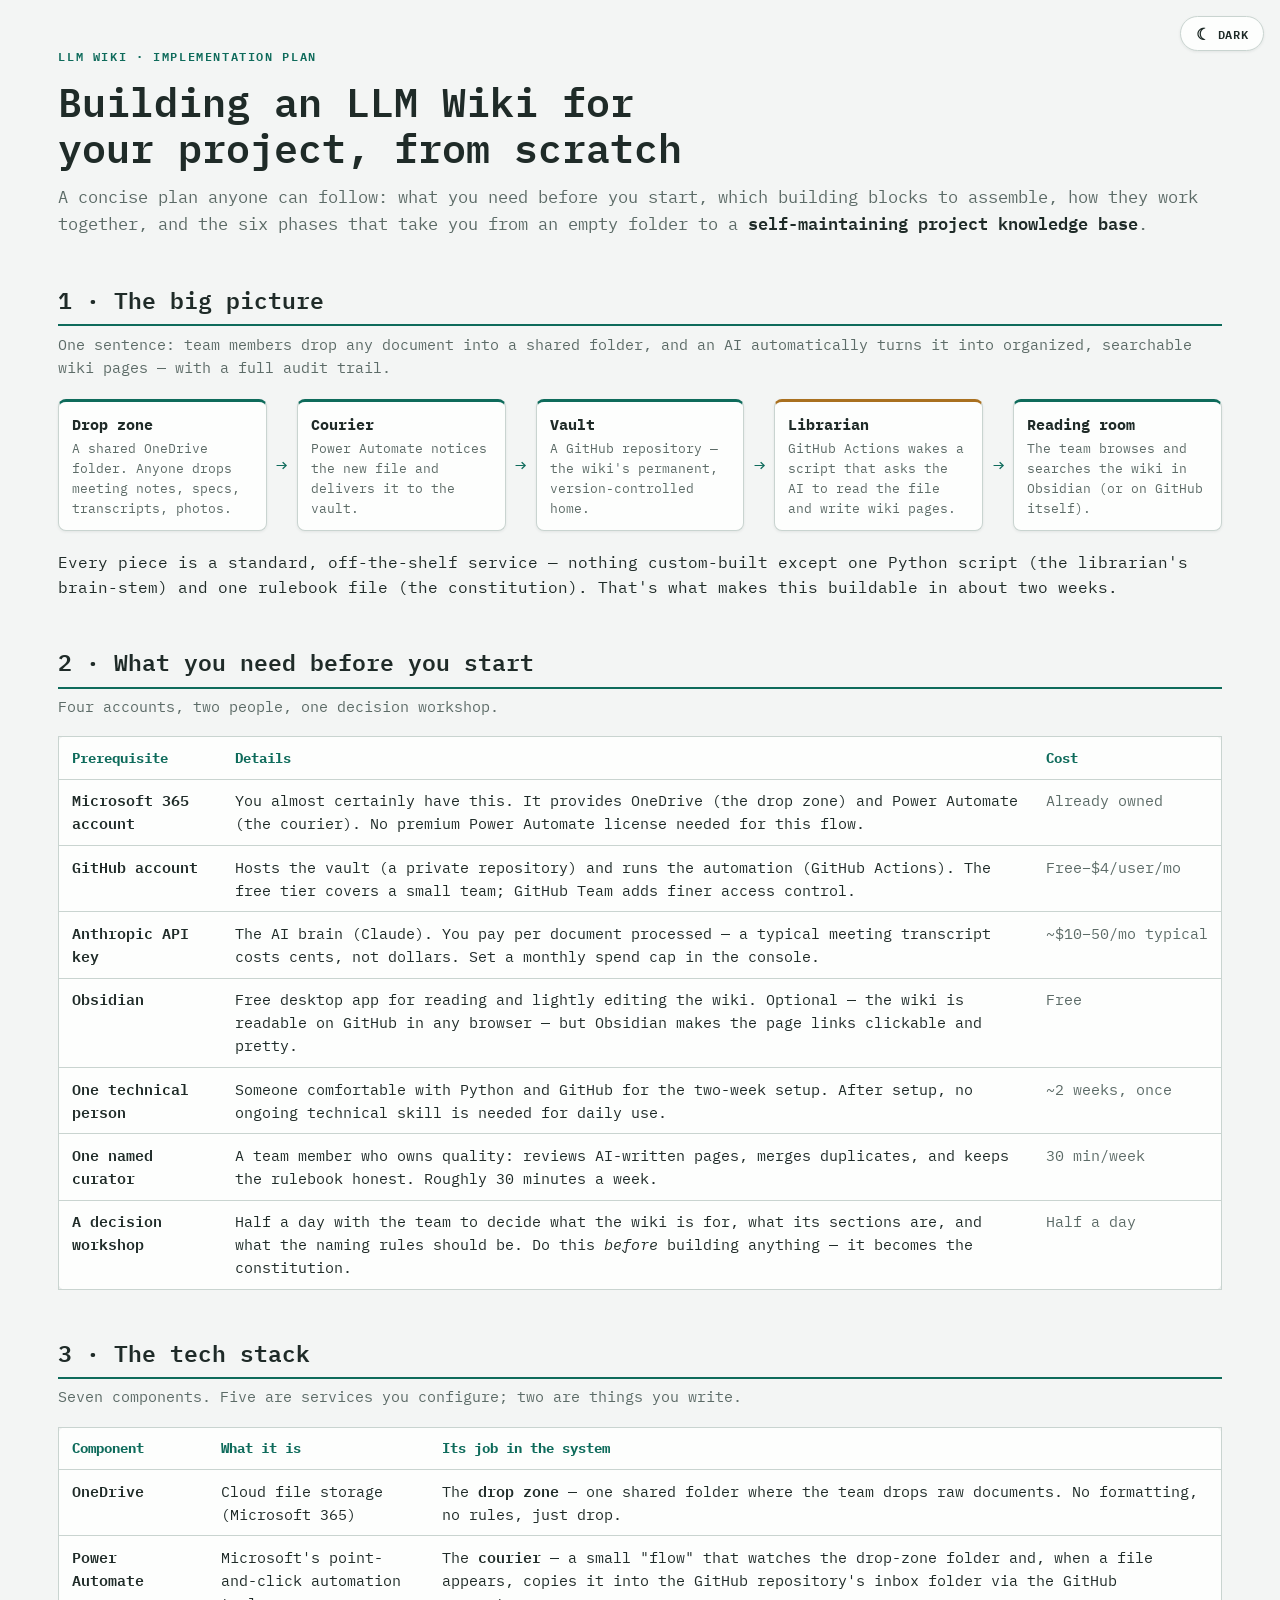
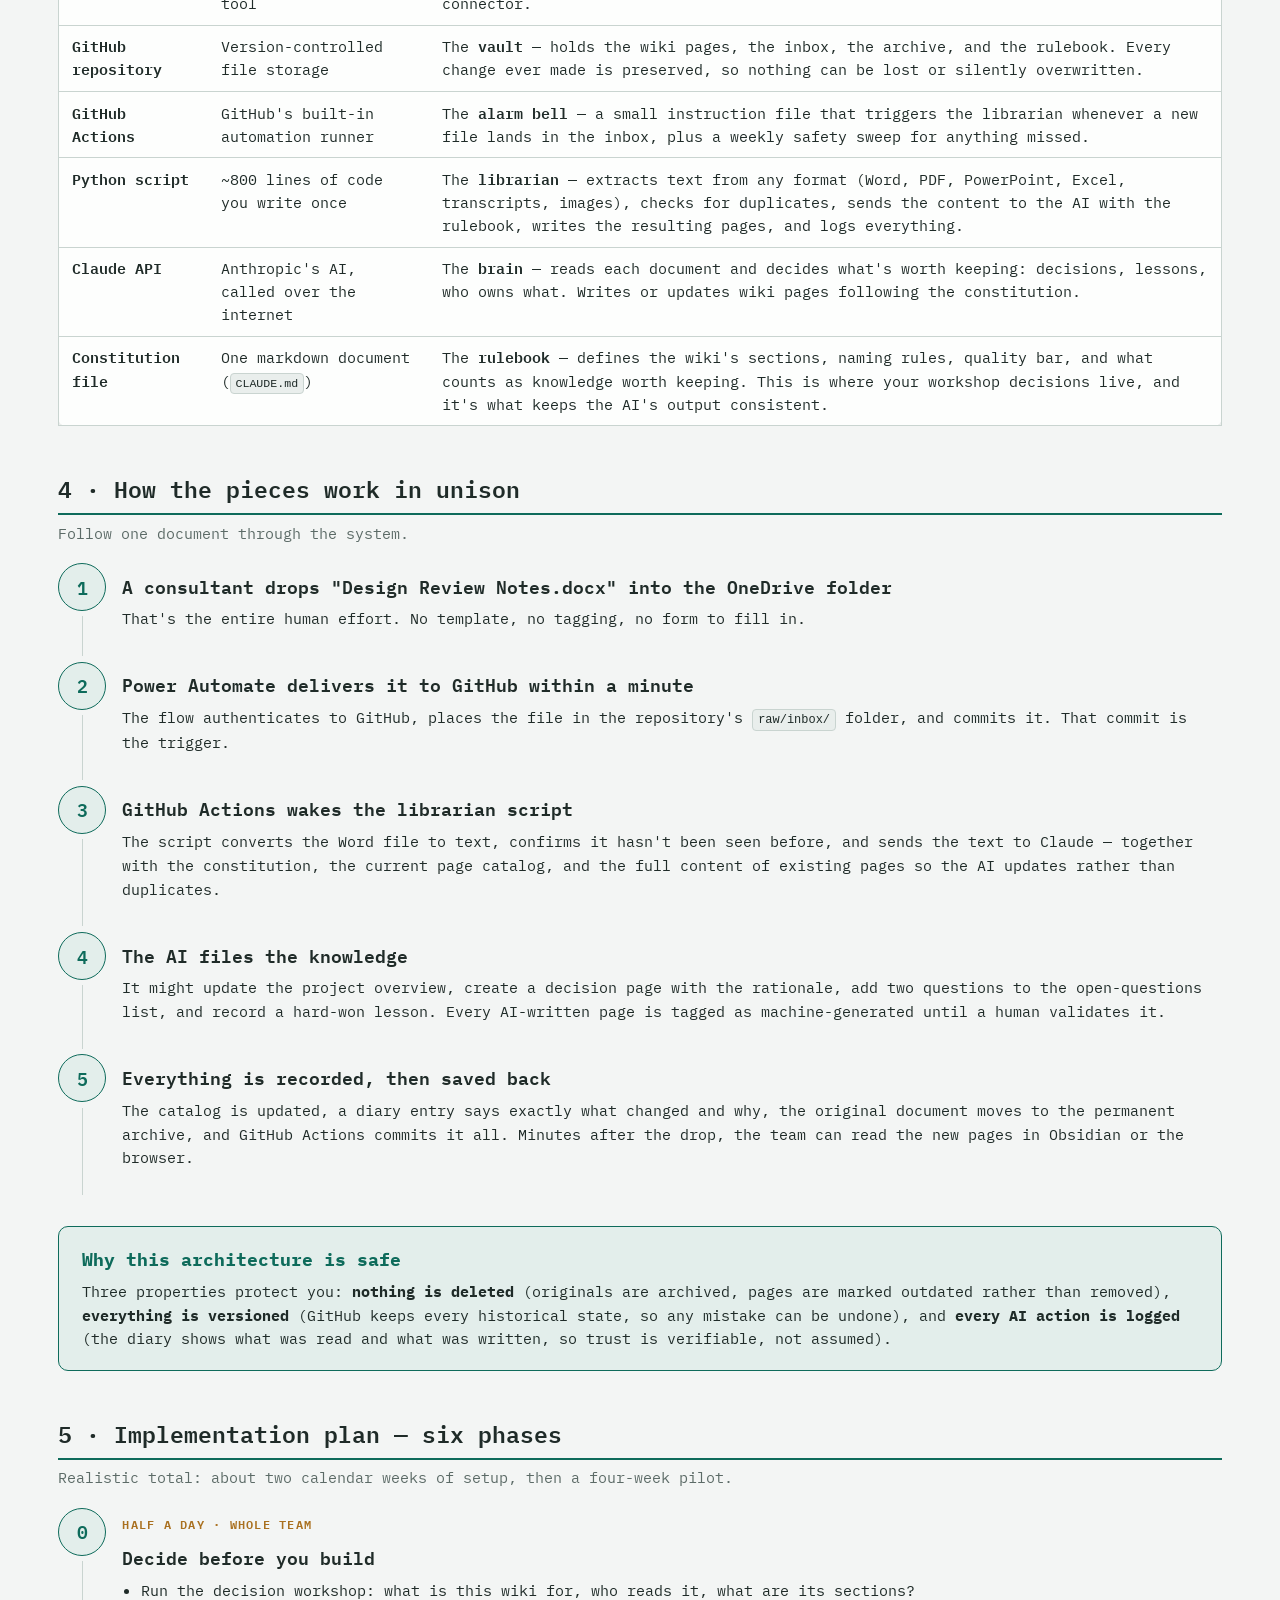
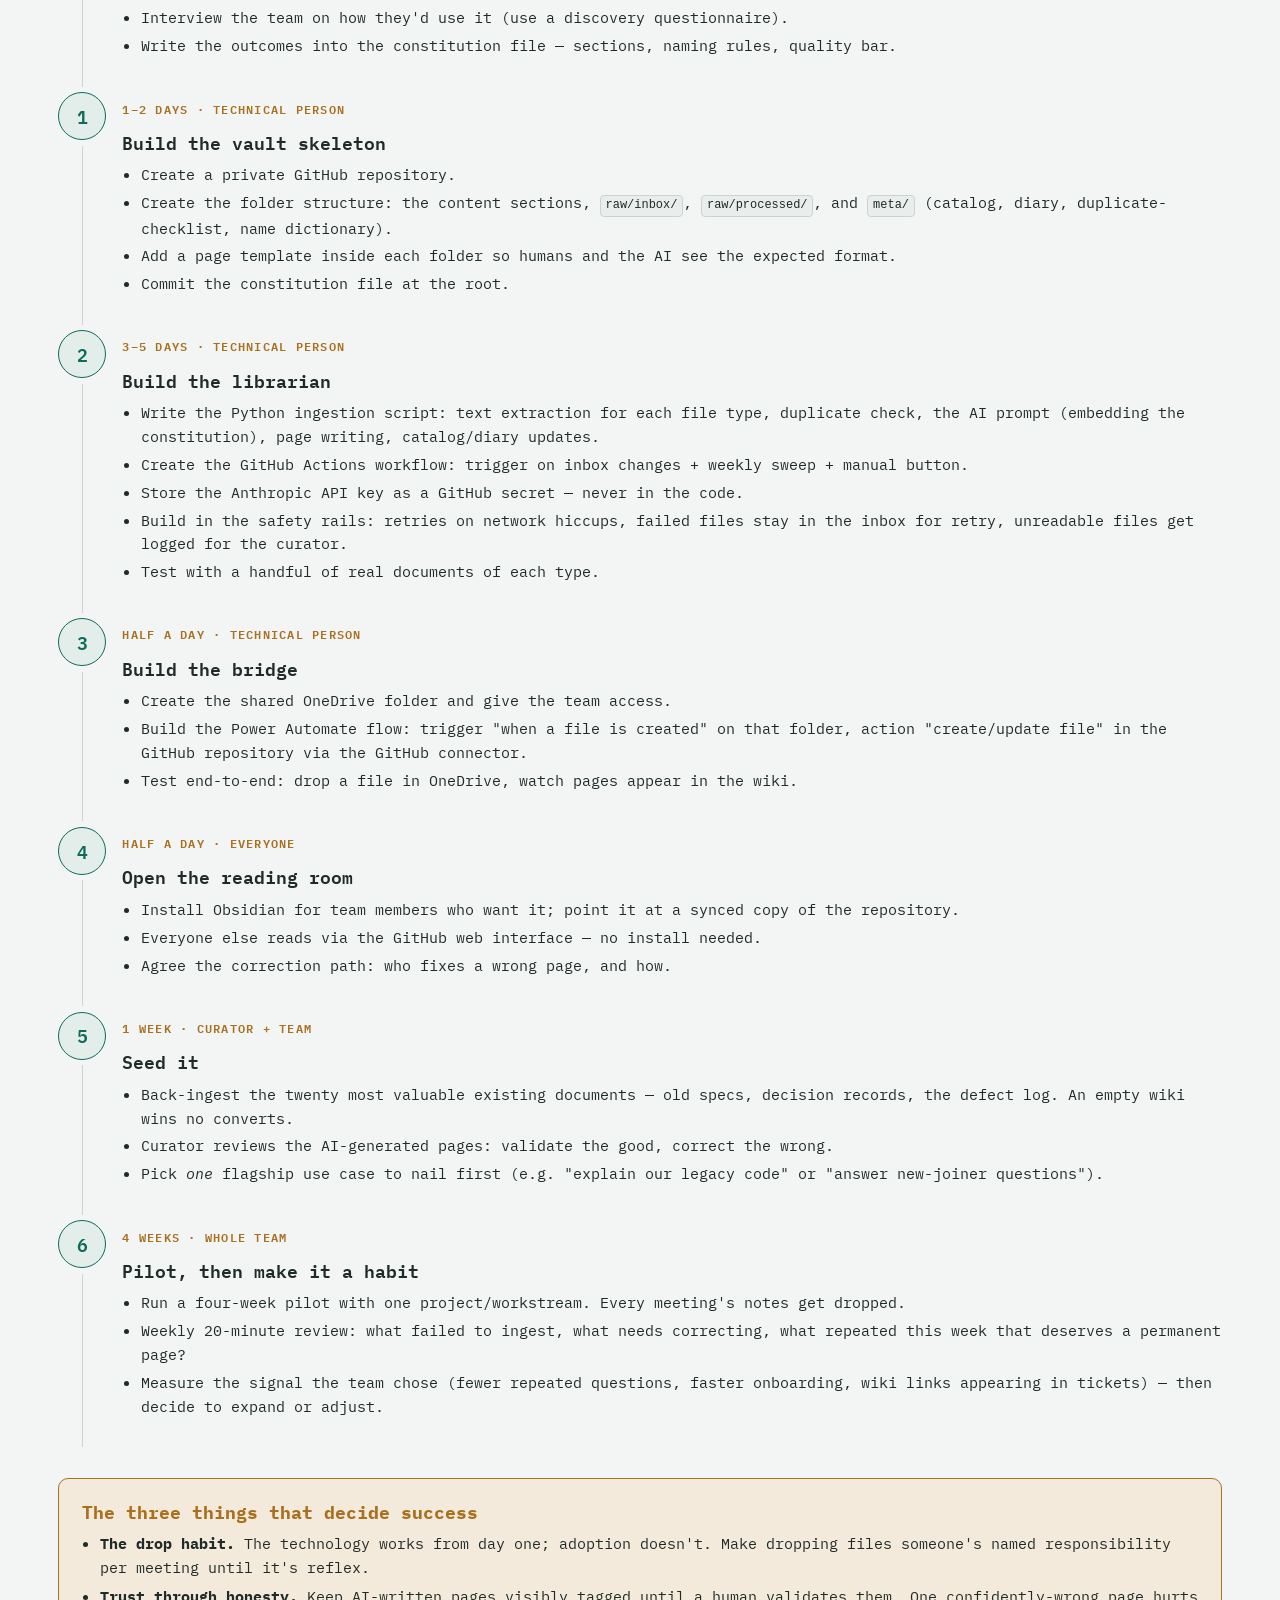
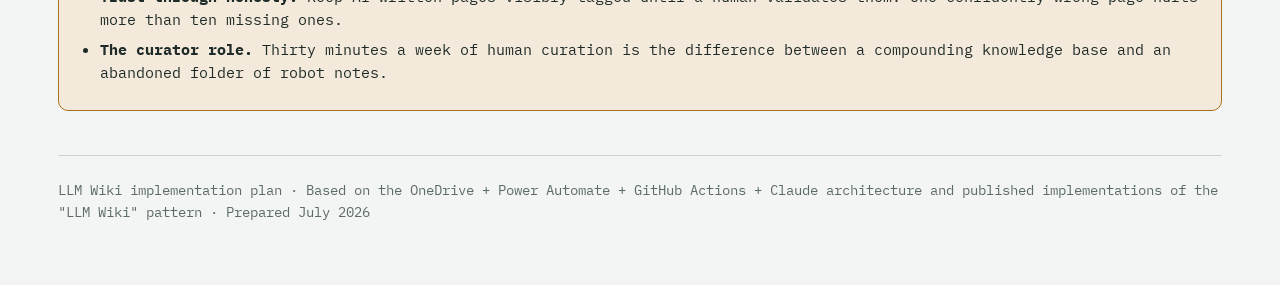
<file: pages/llm-wiki-implementation-plan.html>
<!doctype html>
<html lang="en">
  <head>
    <meta charset="utf-8" />
    <meta name="viewport" content="width=device-width, initial-scale=1" />
    <title>Building an LLM Wiki from Scratch — Implementation Plan</title>
    <link rel="preconnect" href="https://fonts.googleapis.com" />
    <link rel="preconnect" href="https://fonts.gstatic.com" crossorigin />
    <link
      href="https://fonts.googleapis.com/css2?family=IBM+Plex+Mono:ital,wght@0,400;0,600;0,700;1,400;1,700&display=swap"
      rel="stylesheet"
    />
    <style>
      :root {
        --paper: #f3f5f4;
        --card: #fdfefd;
        --ink: #1f2b28;
        --muted: #5c6b67;
        --teal: #0e6b5b;
        --teal-soft: #e3eeeb;
        --amber: #a9701f;
        --amber-soft: #f4eadb;
        --line: #c9d4d0;
        --chip-bg: #e9eeec;
        --shadow: 0 1px 3px rgba(31, 43, 40, 0.08);
      }
      @media (prefers-color-scheme: dark) {
        :root {
          --paper: #303446;
          --card: #414559;
          --ink: #c6d0f5;
          --muted: #a5adce;
          --teal: #81c8be;
          --teal-soft: #51576d;
          --amber: #e5c890;
          --amber-soft: #292c3c;
          --line: #51576d;
          --chip-bg: #292c3c;
          --shadow: 0 1px 3px rgba(0, 0, 0, 0.35);
        }
      }
      :root[data-theme="dark"] {
        --paper: #303446;
        --card: #414559;
        --ink: #c6d0f5;
        --muted: #a5adce;
        --teal: #81c8be;
        --teal-soft: #51576d;
        --amber: #e5c890;
        --amber-soft: #292c3c;
        --line: #51576d;
        --chip-bg: #292c3c;
        --shadow: 0 1px 3px rgba(0, 0, 0, 0.35);
      }
      :root[data-theme="light"] {
        --paper: #f3f5f4;
        --card: #fdfefd;
        --ink: #1f2b28;
        --muted: #5c6b67;
        --teal: #0e6b5b;
        --teal-soft: #e3eeeb;
        --amber: #a9701f;
        --amber-soft: #f4eadb;
        --line: #c9d4d0;
        --chip-bg: #e9eeec;
        --shadow: 0 1px 3px rgba(31, 43, 40, 0.08);
      }

      * {
        box-sizing: border-box;
      }
      body {
        background: var(--paper);
        color: var(--ink);
        font-family: "IBM Plex Mono", monospace;
        line-height: 1.55;
        margin: 0;
        padding: 3rem 1.25rem 4rem;
      }
      .page {
        max-width: 1500px;
        width: 100%;
        margin: 0 auto;
        padding: 0 clamp(0.5rem, 3vw, 3rem);
      }
      .display {
        font-family: "IBM Plex Mono", monospace;
      }

      header.masthead {
        margin-bottom: 2.4rem;
      }
      .eyebrow {
        text-transform: uppercase;
        letter-spacing: 0.14em;
        font-size: 0.72rem;
        font-weight: 600;
        color: var(--teal);
        margin: 0 0 0.75rem;
      }
      h1 {
        font-family: "IBM Plex Mono", monospace;
        font-size: clamp(1.8rem, 4.5vw, 2.5rem);
        line-height: 1.15;
        margin: 0 0 0.9rem;
        text-wrap: balance;
        font-weight: 600;
      }
      .lede {
        font-size: 1.05rem;
        color: var(--muted);
        margin: 0;
      }
      .lede strong {
        color: var(--ink);
        font-weight: 600;
      }

      h2.section {
        font-family: "IBM Plex Mono", monospace;
        font-size: 1.45rem;
        font-weight: 600;
        margin: 2.8rem 0 0.4rem;
        padding-bottom: 0.4rem;
        border-bottom: 2px solid var(--teal);
      }
      p.section-sub {
        margin: 0.35rem 0 1.1rem;
        color: var(--muted);
        font-size: 0.95rem;
      }

      /* flow diagram */
      .flow {
        display: flex;
        flex-wrap: wrap;
        align-items: stretch;
        gap: 0.5rem;
        margin: 1.2rem 0;
      }
      .flow .node {
        flex: 1 1 140px;
        background: var(--card);
        border: 1px solid var(--line);
        border-top: 3px solid var(--teal);
        border-radius: 8px;
        padding: 0.7rem 0.8rem;
        box-shadow: var(--shadow);
        min-width: 130px;
      }
      .flow .node.brain {
        border-top-color: var(--amber);
      }
      .flow .node h4 {
        margin: 0 0 0.15rem;
        font-family: "IBM Plex Mono", monospace;
        font-size: 0.95rem;
      }
      .flow .node p {
        margin: 0;
        font-size: 0.8rem;
        color: var(--muted);
      }
      .flow .arrow {
        align-self: center;
        color: var(--teal);
        font-size: 1.2rem;
        flex: none;
        padding: 0 0.1rem;
      }

      /* tables */
      .tablewrap {
        overflow-x: auto;
        margin: 1rem 0;
      }
      table {
        border-collapse: collapse;
        width: 100%;
        background: var(--card);
        border: 1px solid var(--line);
        border-radius: 8px;
        box-shadow: var(--shadow);
        font-size: 0.93rem;
      }
      th,
      td {
        text-align: left;
        padding: 0.6rem 0.8rem;
        border-bottom: 1px solid var(--line);
        vertical-align: top;
      }
      th {
        font-family: "IBM Plex Mono", monospace;
        font-size: 0.9rem;
        color: var(--teal);
        white-space: nowrap;
      }
      tr:last-child td {
        border-bottom: none;
      }
      td b {
        font-weight: 600;
      }
      .cost {
        white-space: nowrap;
        color: var(--muted);
      }

      .chip {
        display: inline-block;
        font-family: ui-monospace, "SF Mono", Menlo, Consolas, monospace;
        font-size: 0.78em;
        background: var(--chip-bg);
        border: 1px solid var(--line);
        border-radius: 4px;
        padding: 0.06em 0.4em;
        white-space: nowrap;
      }

      /* phases */
      .phase {
        display: grid;
        grid-template-columns: 3rem 1fr;
        gap: 0 1rem;
        position: relative;
      }
      .phase .marker {
        display: flex;
        flex-direction: column;
        align-items: center;
      }
      .phase .num {
        flex: none;
        width: 3rem;
        height: 3rem;
        border-radius: 50%;
        background: var(--teal-soft);
        color: var(--teal);
        border: 1.5px solid var(--teal);
        display: grid;
        place-items: center;
        font-family: "IBM Plex Mono", monospace;
        font-size: 1.15rem;
        font-weight: 600;
      }
      .phase .rule {
        flex: 1;
        width: 1.5px;
        background: var(--line);
        margin: 0.35rem 0;
      }
      .phase:last-of-type .rule {
        display: none;
      }
      .phase-body {
        padding-bottom: 1.9rem;
        min-width: 0;
      }
      .phase h3 {
        font-family: "IBM Plex Mono", monospace;
        font-size: 1.15rem;
        margin: 0.55rem 0 0.1rem;
        font-weight: 600;
      }
      .phase .meta {
        font-size: 0.78rem;
        text-transform: uppercase;
        letter-spacing: 0.1em;
        color: var(--amber);
        font-weight: 600;
      }
      .phase p {
        margin: 0.45rem 0 0;
        font-size: 0.96rem;
      }
      .phase ul {
        margin: 0.45rem 0 0;
        padding-left: 1.15rem;
        font-size: 0.96rem;
      }
      .phase li {
        margin: 0.25rem 0;
      }

      .callout {
        border-radius: 10px;
        padding: 1.2rem 1.4rem;
        margin: 1.6rem 0;
      }
      .callout.teal {
        background: var(--teal-soft);
        border: 1px solid var(--teal);
      }
      .callout.amber {
        background: var(--amber-soft);
        border: 1px solid var(--amber);
      }
      .callout h3 {
        font-family: "IBM Plex Mono", monospace;
        font-size: 1.1rem;
        margin: 0 0 0.4rem;
      }
      .callout.teal h3 {
        color: var(--teal);
      }
      .callout.amber h3 {
        color: var(--amber);
      }
      .callout p,
      .callout li {
        font-size: 0.95rem;
      }
      .callout p {
        margin: 0.4rem 0 0;
      }
      .callout ul {
        margin: 0.4rem 0 0;
        padding-left: 1.15rem;
      }
      .callout li {
        margin: 0.35rem 0;
      }

      footer.tagline {
        margin-top: 2.8rem;
        padding-top: 1.4rem;
        border-top: 1px solid var(--line);
        color: var(--muted);
        font-size: 0.9rem;
      }

      .theme-toggle {
        position: fixed;
        top: 1rem;
        right: 1rem;
        z-index: 10;
        display: inline-flex;
        align-items: center;
        gap: 0.45rem;
        background: var(--card);
        color: var(--ink);
        border: 1px solid var(--line);
        border-radius: 999px;
        padding: 0.42rem 0.9rem;
        font: 600 0.78rem "IBM Plex Mono", monospace;
        letter-spacing: 0.06em;
        text-transform: uppercase;
        cursor: pointer;
        box-shadow: var(--shadow);
      }
      .theme-toggle:hover {
        border-color: var(--teal);
        color: var(--teal);
      }
      .theme-toggle:focus-visible {
        outline: 2px solid var(--teal);
        outline-offset: 2px;
      }
      .theme-toggle .glyph {
        font-size: 1rem;
        line-height: 1;
      }

      @media print {
        .theme-toggle {
          display: none;
        }
        body {
          padding: 0.5rem;
        }
        .phase,
        .callout,
        .flow {
          break-inside: avoid-page;
        }
        table,
        .callout,
        .flow .node {
          box-shadow: none;
        }
      }
    </style>
  </head>
  <body>
    <button
      class="theme-toggle"
      id="themeToggle"
      type="button"
      aria-label="Switch between light and dark mode"
    >
      <span class="glyph" id="themeGlyph">☾</span>
      <span id="themeLabel">Dark</span>
    </button>

    <div class="page">
      <header class="masthead">
        <p class="eyebrow">LLM Wiki · Implementation Plan</p>
        <h1>Building an LLM Wiki for your project, from scratch</h1>
        <p class="lede">
          A concise plan anyone can follow: what you need before you start,
          which building blocks to assemble, how they work together, and the six
          phases that take you from an empty folder to a
          <strong>self-maintaining project knowledge base</strong>.
        </p>
      </header>

      <!-- ================= BIG PICTURE ================= -->
      <h2 class="section">1 · The big picture</h2>
      <p class="section-sub">
        One sentence: team members drop any document into a shared folder, and
        an AI automatically turns it into organized, searchable wiki pages —
        with a full audit trail.
      </p>

      <div class="flow">
        <div class="node">
          <h4>Drop zone</h4>
          <p>
            A shared OneDrive folder. Anyone drops meeting notes, specs,
            transcripts, photos.
          </p>
        </div>
        <div class="arrow">→</div>
        <div class="node">
          <h4>Courier</h4>
          <p>
            Power Automate notices the new file and delivers it to the vault.
          </p>
        </div>
        <div class="arrow">→</div>
        <div class="node">
          <h4>Vault</h4>
          <p>
            A GitHub repository — the wiki's permanent, version-controlled home.
          </p>
        </div>
        <div class="arrow">→</div>
        <div class="node brain">
          <h4>Librarian</h4>
          <p>
            GitHub Actions wakes a script that asks the AI to read the file and
            write wiki pages.
          </p>
        </div>
        <div class="arrow">→</div>
        <div class="node">
          <h4>Reading room</h4>
          <p>
            The team browses and searches the wiki in Obsidian (or on GitHub
            itself).
          </p>
        </div>
      </div>

      <p>
        Every piece is a standard, off-the-shelf service — nothing custom-built
        except one Python script (the librarian's brain-stem) and one rulebook
        file (the constitution). That's what makes this buildable in about two
        weeks.
      </p>

      <!-- ================= PREREQUISITES ================= -->
      <h2 class="section">2 · What you need before you start</h2>
      <p class="section-sub">
        Four accounts, two people, one decision workshop.
      </p>

      <div class="tablewrap">
        <table>
          <tr>
            <th>Prerequisite</th>
            <th>Details</th>
            <th>Cost</th>
          </tr>
          <tr>
            <td><b>Microsoft 365 account</b></td>
            <td>
              You almost certainly have this. It provides OneDrive (the drop
              zone) and Power Automate (the courier). No premium Power Automate
              license needed for this flow.
            </td>
            <td class="cost">Already owned</td>
          </tr>
          <tr>
            <td><b>GitHub account</b></td>
            <td>
              Hosts the vault (a private repository) and runs the automation
              (GitHub Actions). The free tier covers a small team; GitHub Team
              adds finer access control.
            </td>
            <td class="cost">Free–$4/user/mo</td>
          </tr>
          <tr>
            <td><b>Anthropic API key</b></td>
            <td>
              The AI brain (Claude). You pay per document processed — a typical
              meeting transcript costs cents, not dollars. Set a monthly spend
              cap in the console.
            </td>
            <td class="cost">~$10–50/mo typical</td>
          </tr>
          <tr>
            <td><b>Obsidian</b></td>
            <td>
              Free desktop app for reading and lightly editing the wiki.
              Optional — the wiki is readable on GitHub in any browser — but
              Obsidian makes the page links clickable and pretty.
            </td>
            <td class="cost">Free</td>
          </tr>
          <tr>
            <td><b>One technical person</b></td>
            <td>
              Someone comfortable with Python and GitHub for the two-week setup.
              After setup, no ongoing technical skill is needed for daily use.
            </td>
            <td class="cost">~2 weeks, once</td>
          </tr>
          <tr>
            <td><b>One named curator</b></td>
            <td>
              A team member who owns quality: reviews AI-written pages, merges
              duplicates, and keeps the rulebook honest. Roughly 30 minutes a
              week.
            </td>
            <td class="cost">30 min/week</td>
          </tr>
          <tr>
            <td><b>A decision workshop</b></td>
            <td>
              Half a day with the team to decide what the wiki is for, what its
              sections are, and what the naming rules should be. Do this
              <em>before</em> building anything — it becomes the constitution.
            </td>
            <td class="cost">Half a day</td>
          </tr>
        </table>
      </div>

      <!-- ================= TECH STACK ================= -->
      <h2 class="section">3 · The tech stack</h2>
      <p class="section-sub">
        Seven components. Five are services you configure; two are things you
        write.
      </p>

      <div class="tablewrap">
        <table>
          <tr>
            <th>Component</th>
            <th>What it is</th>
            <th>Its job in the system</th>
          </tr>
          <tr>
            <td><b>OneDrive</b></td>
            <td>Cloud file storage (Microsoft 365)</td>
            <td>
              The <b>drop zone</b> — one shared folder where the team drops raw
              documents. No formatting, no rules, just drop.
            </td>
          </tr>
          <tr>
            <td><b>Power Automate</b></td>
            <td>Microsoft's point-and-click automation tool</td>
            <td>
              The <b>courier</b> — a small "flow" that watches the drop-zone
              folder and, when a file appears, copies it into the GitHub
              repository's inbox folder via the GitHub connector.
            </td>
          </tr>
          <tr>
            <td><b>GitHub repository</b></td>
            <td>Version-controlled file storage</td>
            <td>
              The <b>vault</b> — holds the wiki pages, the inbox, the archive,
              and the rulebook. Every change ever made is preserved, so nothing
              can be lost or silently overwritten.
            </td>
          </tr>
          <tr>
            <td><b>GitHub Actions</b></td>
            <td>GitHub's built-in automation runner</td>
            <td>
              The <b>alarm bell</b> — a small instruction file that triggers the
              librarian whenever a new file lands in the inbox, plus a weekly
              safety sweep for anything missed.
            </td>
          </tr>
          <tr>
            <td><b>Python script</b></td>
            <td>~800 lines of code you write once</td>
            <td>
              The <b>librarian</b> — extracts text from any format (Word, PDF,
              PowerPoint, Excel, transcripts, images), checks for duplicates,
              sends the content to the AI with the rulebook, writes the
              resulting pages, and logs everything.
            </td>
          </tr>
          <tr>
            <td><b>Claude API</b></td>
            <td>Anthropic's AI, called over the internet</td>
            <td>
              The <b>brain</b> — reads each document and decides what's worth
              keeping: decisions, lessons, who owns what. Writes or updates wiki
              pages following the constitution.
            </td>
          </tr>
          <tr>
            <td><b>Constitution file</b></td>
            <td>One markdown document (<span class="chip">CLAUDE.md</span>)</td>
            <td>
              The <b>rulebook</b> — defines the wiki's sections, naming rules,
              quality bar, and what counts as knowledge worth keeping. This is
              where your workshop decisions live, and it's what keeps the AI's
              output consistent.
            </td>
          </tr>
        </table>
      </div>

      <!-- ================= HOW IT WORKS TOGETHER ================= -->
      <h2 class="section">4 · How the pieces work in unison</h2>
      <p class="section-sub">Follow one document through the system.</p>

      <div class="phase">
        <div class="marker">
          <div class="num">1</div>
          <div class="rule"></div>
        </div>
        <div class="phase-body">
          <h3>
            A consultant drops "Design Review Notes.docx" into the OneDrive
            folder
          </h3>
          <p>
            That's the entire human effort. No template, no tagging, no form to
            fill in.
          </p>
        </div>
      </div>
      <div class="phase">
        <div class="marker">
          <div class="num">2</div>
          <div class="rule"></div>
        </div>
        <div class="phase-body">
          <h3>Power Automate delivers it to GitHub within a minute</h3>
          <p>
            The flow authenticates to GitHub, places the file in the
            repository's <span class="chip">raw/inbox/</span> folder, and
            commits it. That commit is the trigger.
          </p>
        </div>
      </div>
      <div class="phase">
        <div class="marker">
          <div class="num">3</div>
          <div class="rule"></div>
        </div>
        <div class="phase-body">
          <h3>GitHub Actions wakes the librarian script</h3>
          <p>
            The script converts the Word file to text, confirms it hasn't been
            seen before, and sends the text to Claude — together with the
            constitution, the current page catalog, and the full content of
            existing pages so the AI updates rather than duplicates.
          </p>
        </div>
      </div>
      <div class="phase">
        <div class="marker">
          <div class="num">4</div>
          <div class="rule"></div>
        </div>
        <div class="phase-body">
          <h3>The AI files the knowledge</h3>
          <p>
            It might update the project overview, create a decision page with
            the rationale, add two questions to the open-questions list, and
            record a hard-won lesson. Every AI-written page is tagged as
            machine-generated until a human validates it.
          </p>
        </div>
      </div>
      <div class="phase">
        <div class="marker">
          <div class="num">5</div>
          <div class="rule"></div>
        </div>
        <div class="phase-body">
          <h3>Everything is recorded, then saved back</h3>
          <p>
            The catalog is updated, a diary entry says exactly what changed and
            why, the original document moves to the permanent archive, and
            GitHub Actions commits it all. Minutes after the drop, the team can
            read the new pages in Obsidian or the browser.
          </p>
        </div>
      </div>

      <div class="callout teal">
        <h3 class="display">Why this architecture is safe</h3>
        <p>
          Three properties protect you: <b>nothing is deleted</b> (originals are
          archived, pages are marked outdated rather than removed),
          <b>everything is versioned</b> (GitHub keeps every historical state,
          so any mistake can be undone), and
          <b>every AI action is logged</b> (the diary shows what was read and
          what was written, so trust is verifiable, not assumed).
        </p>
      </div>

      <!-- ================= IMPLEMENTATION PHASES ================= -->
      <h2 class="section">5 · Implementation plan — six phases</h2>
      <p class="section-sub">
        Realistic total: about two calendar weeks of setup, then a four-week
        pilot.
      </p>

      <div class="phase">
        <div class="marker">
          <div class="num">0</div>
          <div class="rule"></div>
        </div>
        <div class="phase-body">
          <p class="meta">Half a day · whole team</p>
          <h3>Decide before you build</h3>
          <ul>
            <li>
              Run the decision workshop: what is this wiki for, who reads it,
              what are its sections?
            </li>
            <li>
              Interview the team on how they'd use it (use a discovery
              questionnaire).
            </li>
            <li>
              Write the outcomes into the constitution file — sections, naming
              rules, quality bar.
            </li>
          </ul>
        </div>
      </div>

      <div class="phase">
        <div class="marker">
          <div class="num">1</div>
          <div class="rule"></div>
        </div>
        <div class="phase-body">
          <p class="meta">1–2 days · technical person</p>
          <h3>Build the vault skeleton</h3>
          <ul>
            <li>Create a private GitHub repository.</li>
            <li>
              Create the folder structure: the content sections,
              <span class="chip">raw/inbox/</span>,
              <span class="chip">raw/processed/</span>, and
              <span class="chip">meta/</span> (catalog, diary,
              duplicate-checklist, name dictionary).
            </li>
            <li>
              Add a page template inside each folder so humans and the AI see
              the expected format.
            </li>
            <li>Commit the constitution file at the root.</li>
          </ul>
        </div>
      </div>

      <div class="phase">
        <div class="marker">
          <div class="num">2</div>
          <div class="rule"></div>
        </div>
        <div class="phase-body">
          <p class="meta">3–5 days · technical person</p>
          <h3>Build the librarian</h3>
          <ul>
            <li>
              Write the Python ingestion script: text extraction for each file
              type, duplicate check, the AI prompt (embedding the constitution),
              page writing, catalog/diary updates.
            </li>
            <li>
              Create the GitHub Actions workflow: trigger on inbox changes +
              weekly sweep + manual button.
            </li>
            <li>
              Store the Anthropic API key as a GitHub secret — never in the
              code.
            </li>
            <li>
              Build in the safety rails: retries on network hiccups, failed
              files stay in the inbox for retry, unreadable files get logged for
              the curator.
            </li>
            <li>Test with a handful of real documents of each type.</li>
          </ul>
        </div>
      </div>

      <div class="phase">
        <div class="marker">
          <div class="num">3</div>
          <div class="rule"></div>
        </div>
        <div class="phase-body">
          <p class="meta">Half a day · technical person</p>
          <h3>Build the bridge</h3>
          <ul>
            <li>Create the shared OneDrive folder and give the team access.</li>
            <li>
              Build the Power Automate flow: trigger "when a file is created" on
              that folder, action "create/update file" in the GitHub repository
              via the GitHub connector.
            </li>
            <li>
              Test end-to-end: drop a file in OneDrive, watch pages appear in
              the wiki.
            </li>
          </ul>
        </div>
      </div>

      <div class="phase">
        <div class="marker">
          <div class="num">4</div>
          <div class="rule"></div>
        </div>
        <div class="phase-body">
          <p class="meta">Half a day · everyone</p>
          <h3>Open the reading room</h3>
          <ul>
            <li>
              Install Obsidian for team members who want it; point it at a
              synced copy of the repository.
            </li>
            <li>
              Everyone else reads via the GitHub web interface — no install
              needed.
            </li>
            <li>Agree the correction path: who fixes a wrong page, and how.</li>
          </ul>
        </div>
      </div>

      <div class="phase">
        <div class="marker">
          <div class="num">5</div>
          <div class="rule"></div>
        </div>
        <div class="phase-body">
          <p class="meta">1 week · curator + team</p>
          <h3>Seed it</h3>
          <ul>
            <li>
              Back-ingest the twenty most valuable existing documents — old
              specs, decision records, the defect log. An empty wiki wins no
              converts.
            </li>
            <li>
              Curator reviews the AI-generated pages: validate the good, correct
              the wrong.
            </li>
            <li>
              Pick <em>one</em> flagship use case to nail first (e.g. "explain
              our legacy code" or "answer new-joiner questions").
            </li>
          </ul>
        </div>
      </div>

      <div class="phase">
        <div class="marker">
          <div class="num">6</div>
          <div class="rule"></div>
        </div>
        <div class="phase-body">
          <p class="meta">4 weeks · whole team</p>
          <h3>Pilot, then make it a habit</h3>
          <ul>
            <li>
              Run a four-week pilot with one project/workstream. Every meeting's
              notes get dropped.
            </li>
            <li>
              Weekly 20-minute review: what failed to ingest, what needs
              correcting, what repeated this week that deserves a permanent
              page?
            </li>
            <li>
              Measure the signal the team chose (fewer repeated questions,
              faster onboarding, wiki links appearing in tickets) — then decide
              to expand or adjust.
            </li>
          </ul>
        </div>
      </div>

      <!-- ================= WATCH OUT ================= -->
      <div class="callout amber">
        <h3 class="display">The three things that decide success</h3>
        <ul>
          <li>
            <b>The drop habit.</b> The technology works from day one; adoption
            doesn't. Make dropping files someone's named responsibility per
            meeting until it's reflex.
          </li>
          <li>
            <b>Trust through honesty.</b> Keep AI-written pages visibly tagged
            until a human validates them. One confidently-wrong page hurts more
            than ten missing ones.
          </li>
          <li>
            <b>The curator role.</b> Thirty minutes a week of human curation is
            the difference between a compounding knowledge base and an abandoned
            folder of robot notes.
          </li>
        </ul>
      </div>

      <footer class="tagline">
        LLM Wiki implementation plan · Based on the OneDrive + Power Automate +
        GitHub Actions + Claude architecture and published implementations of
        the "LLM Wiki" pattern · Prepared July 2026
      </footer>
    </div>

    <script>
      (function () {
        var root = document.documentElement;
        var button = document.getElementById("themeToggle");
        var glyph = document.getElementById("themeGlyph");
        var label = document.getElementById("themeLabel");

        function currentTheme() {
          var forced = root.getAttribute("data-theme");
          if (forced) return forced;
          return window.matchMedia("(prefers-color-scheme: dark)").matches
            ? "dark"
            : "light";
        }

        function render() {
          if (currentTheme() === "dark") {
            glyph.textContent = "☀";
            label.textContent = "Light";
          } else {
            glyph.textContent = "☾";
            label.textContent = "Dark";
          }
        }

        function apply(theme) {
          root.setAttribute("data-theme", theme);
          try {
            localStorage.setItem("llm-wiki-plan-theme", theme);
          } catch (e) {}
          render();
        }

        var saved = null;
        try {
          saved = localStorage.getItem("llm-wiki-plan-theme");
        } catch (e) {}
        if (saved === "dark" || saved === "light") {
          root.setAttribute("data-theme", saved);
        }

        button.addEventListener("click", function () {
          apply(currentTheme() === "dark" ? "light" : "dark");
        });

        window
          .matchMedia("(prefers-color-scheme: dark)")
          .addEventListener("change", render);
        render();
      })();
    </script>
  </body>
</html>
</file>
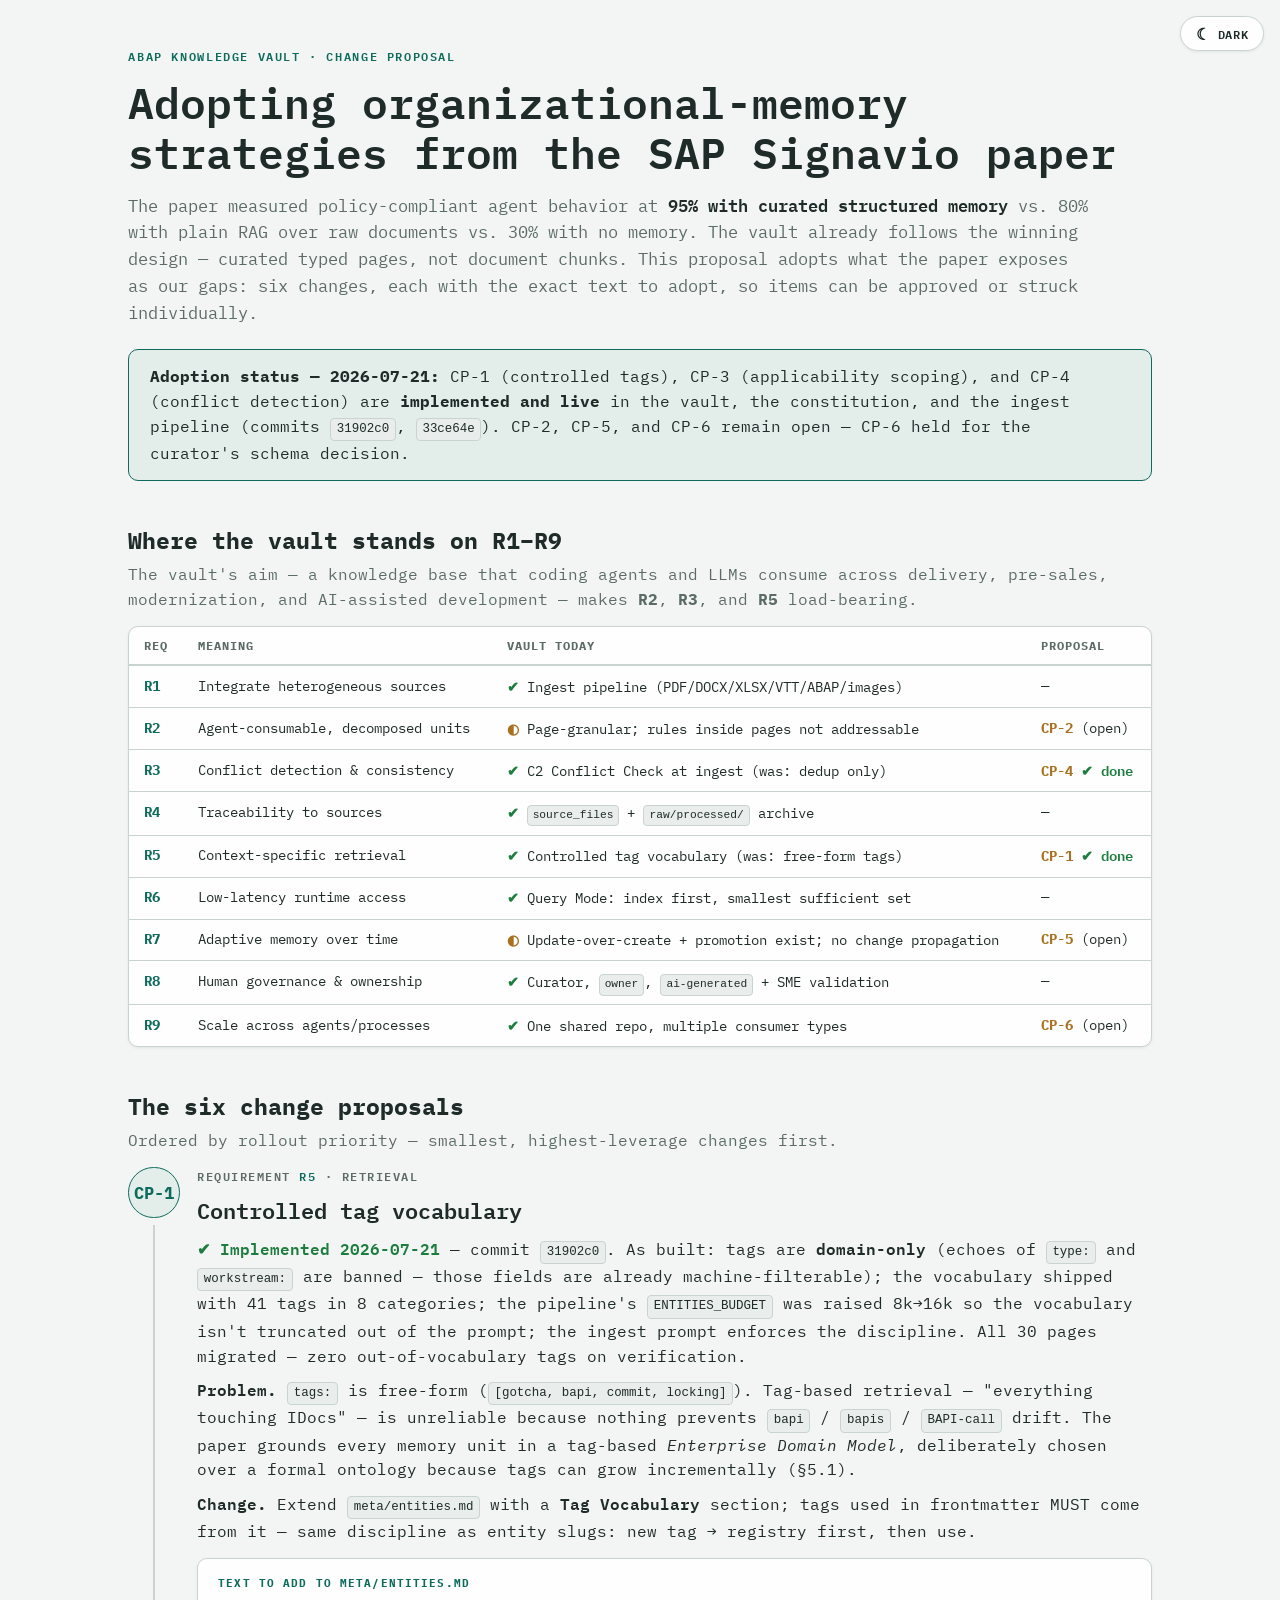
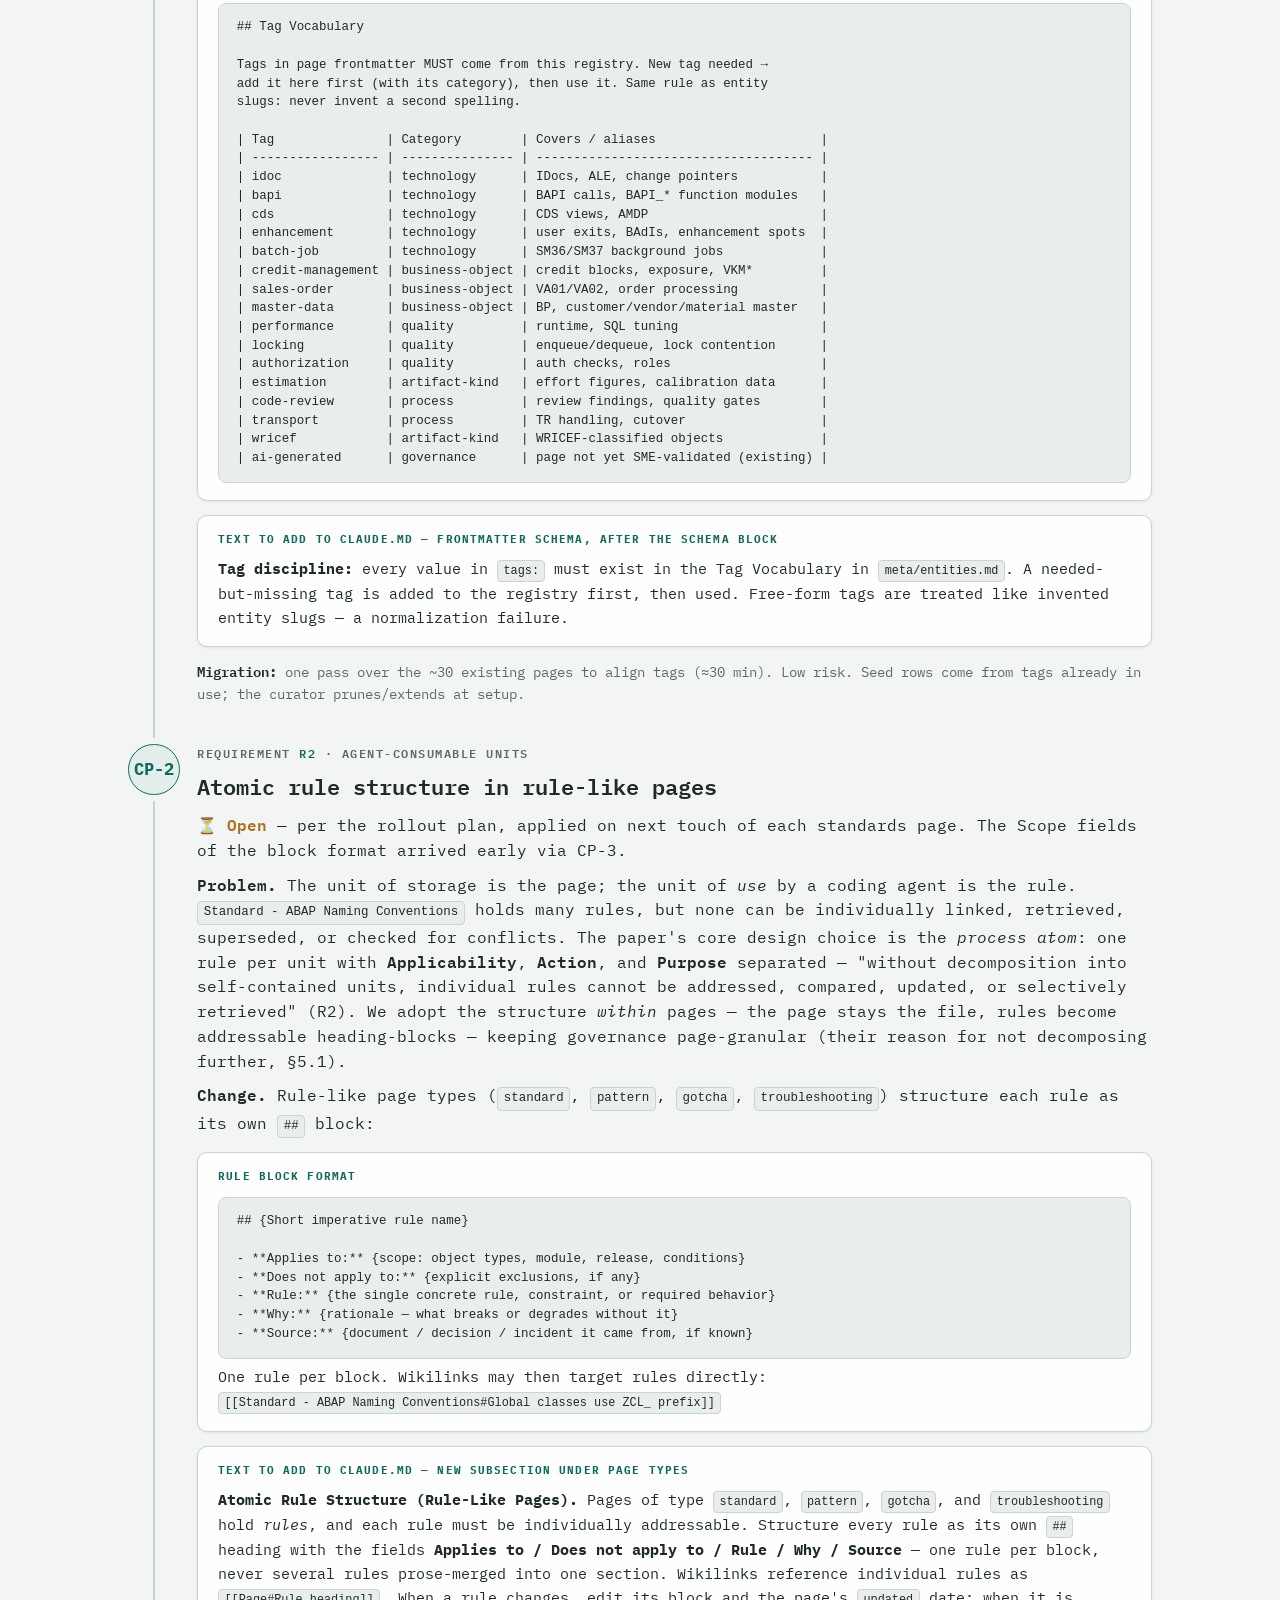
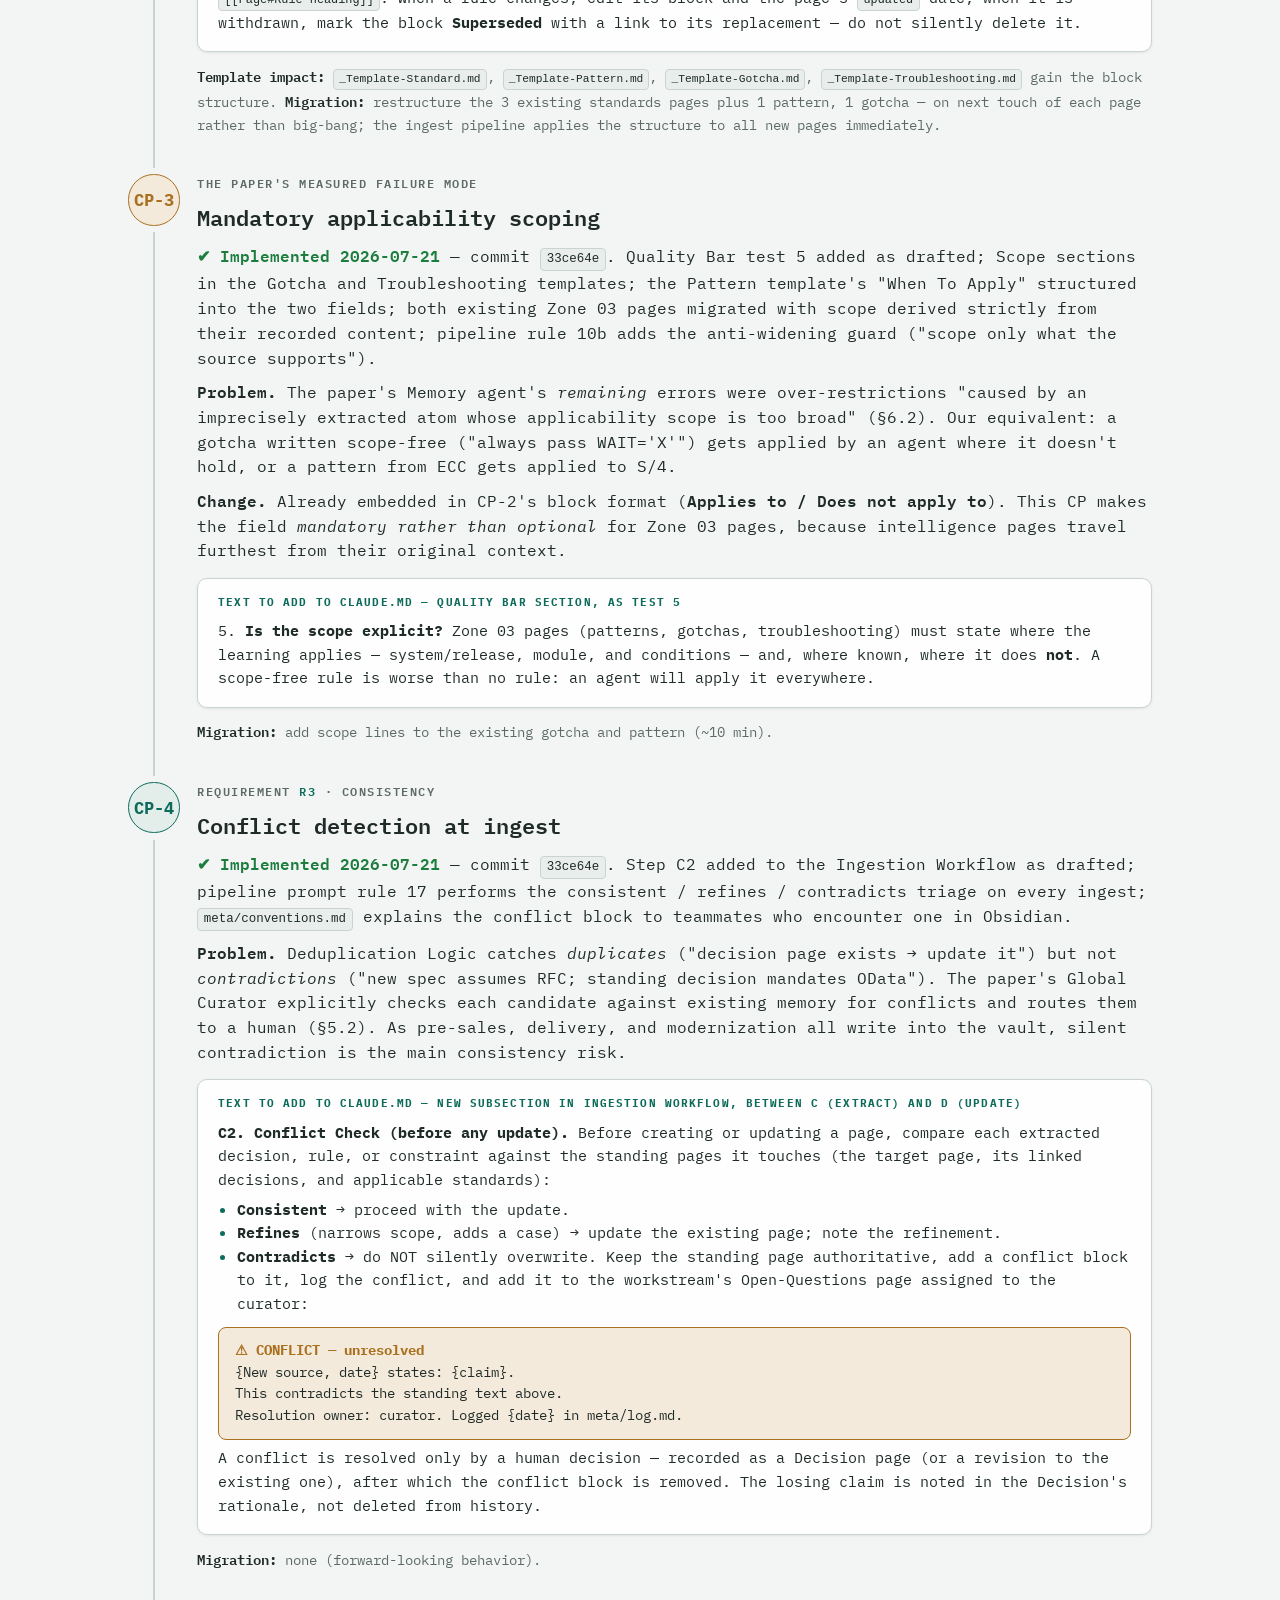
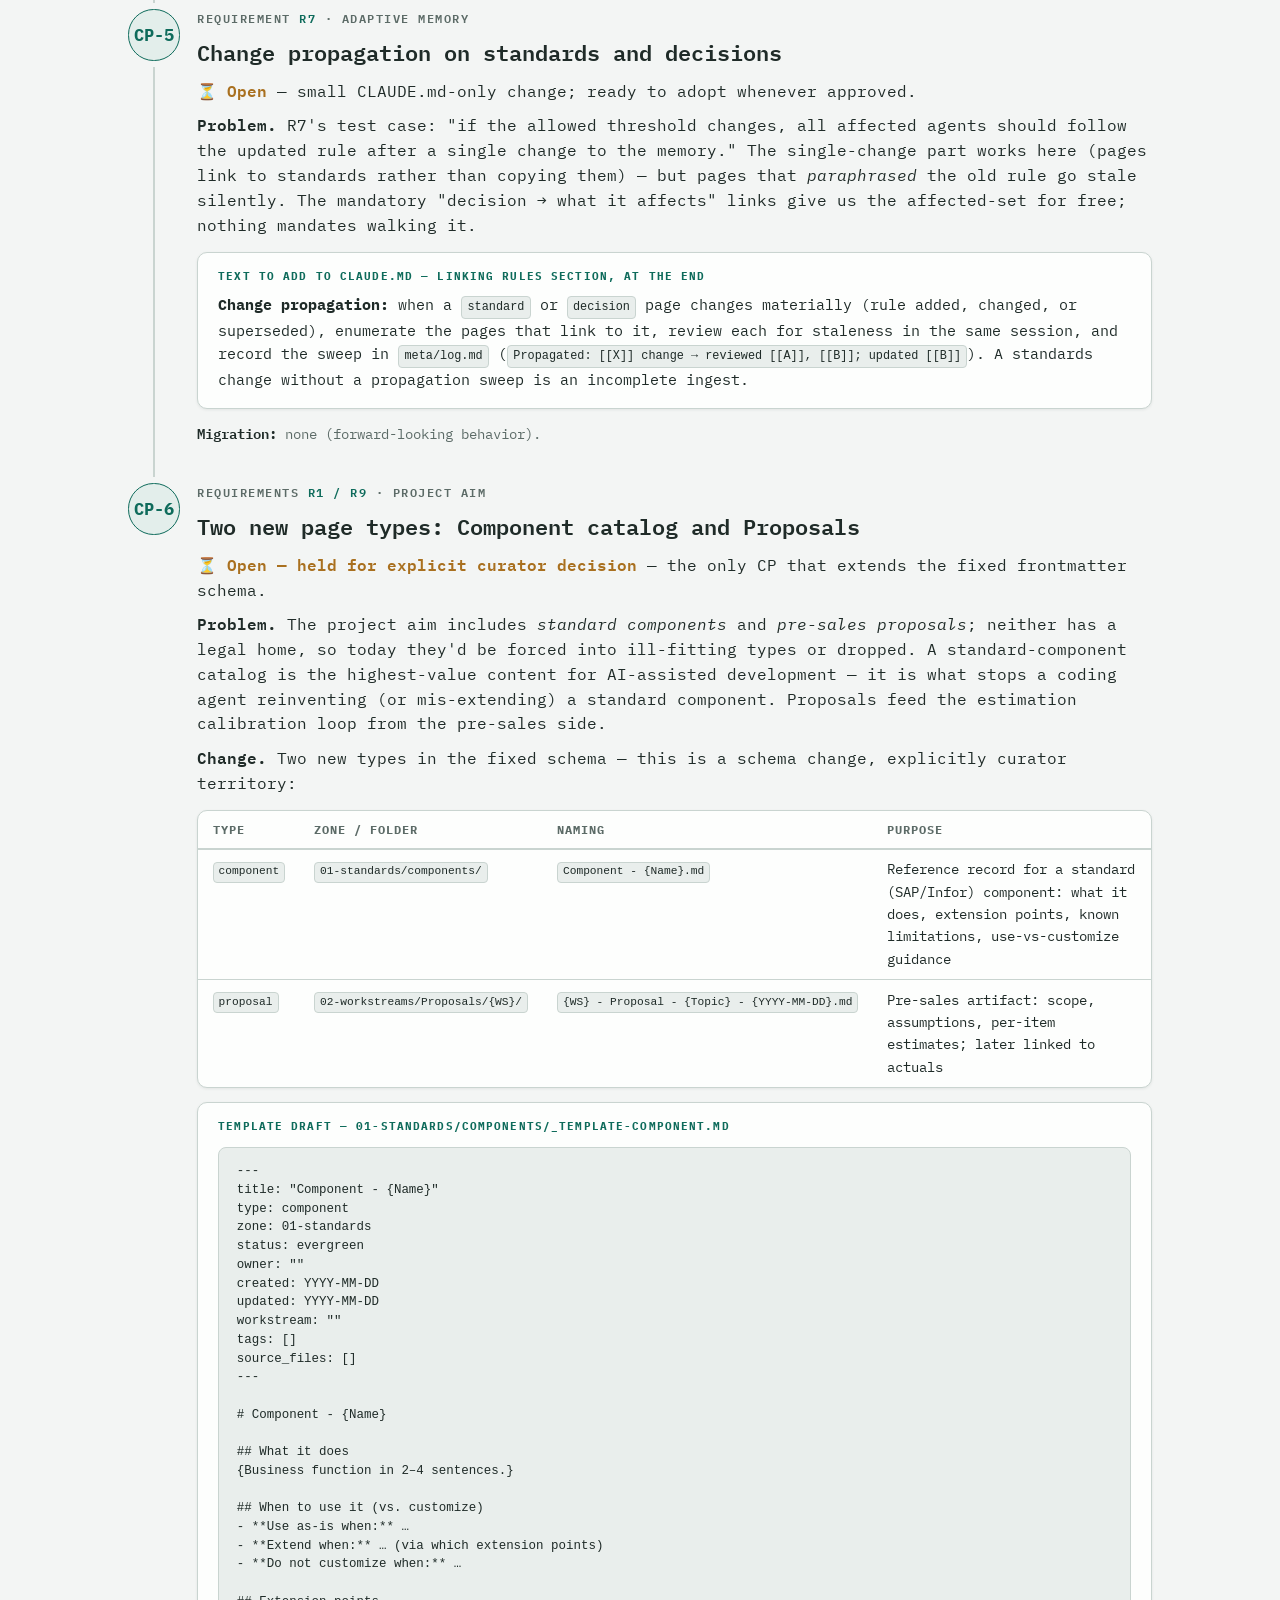
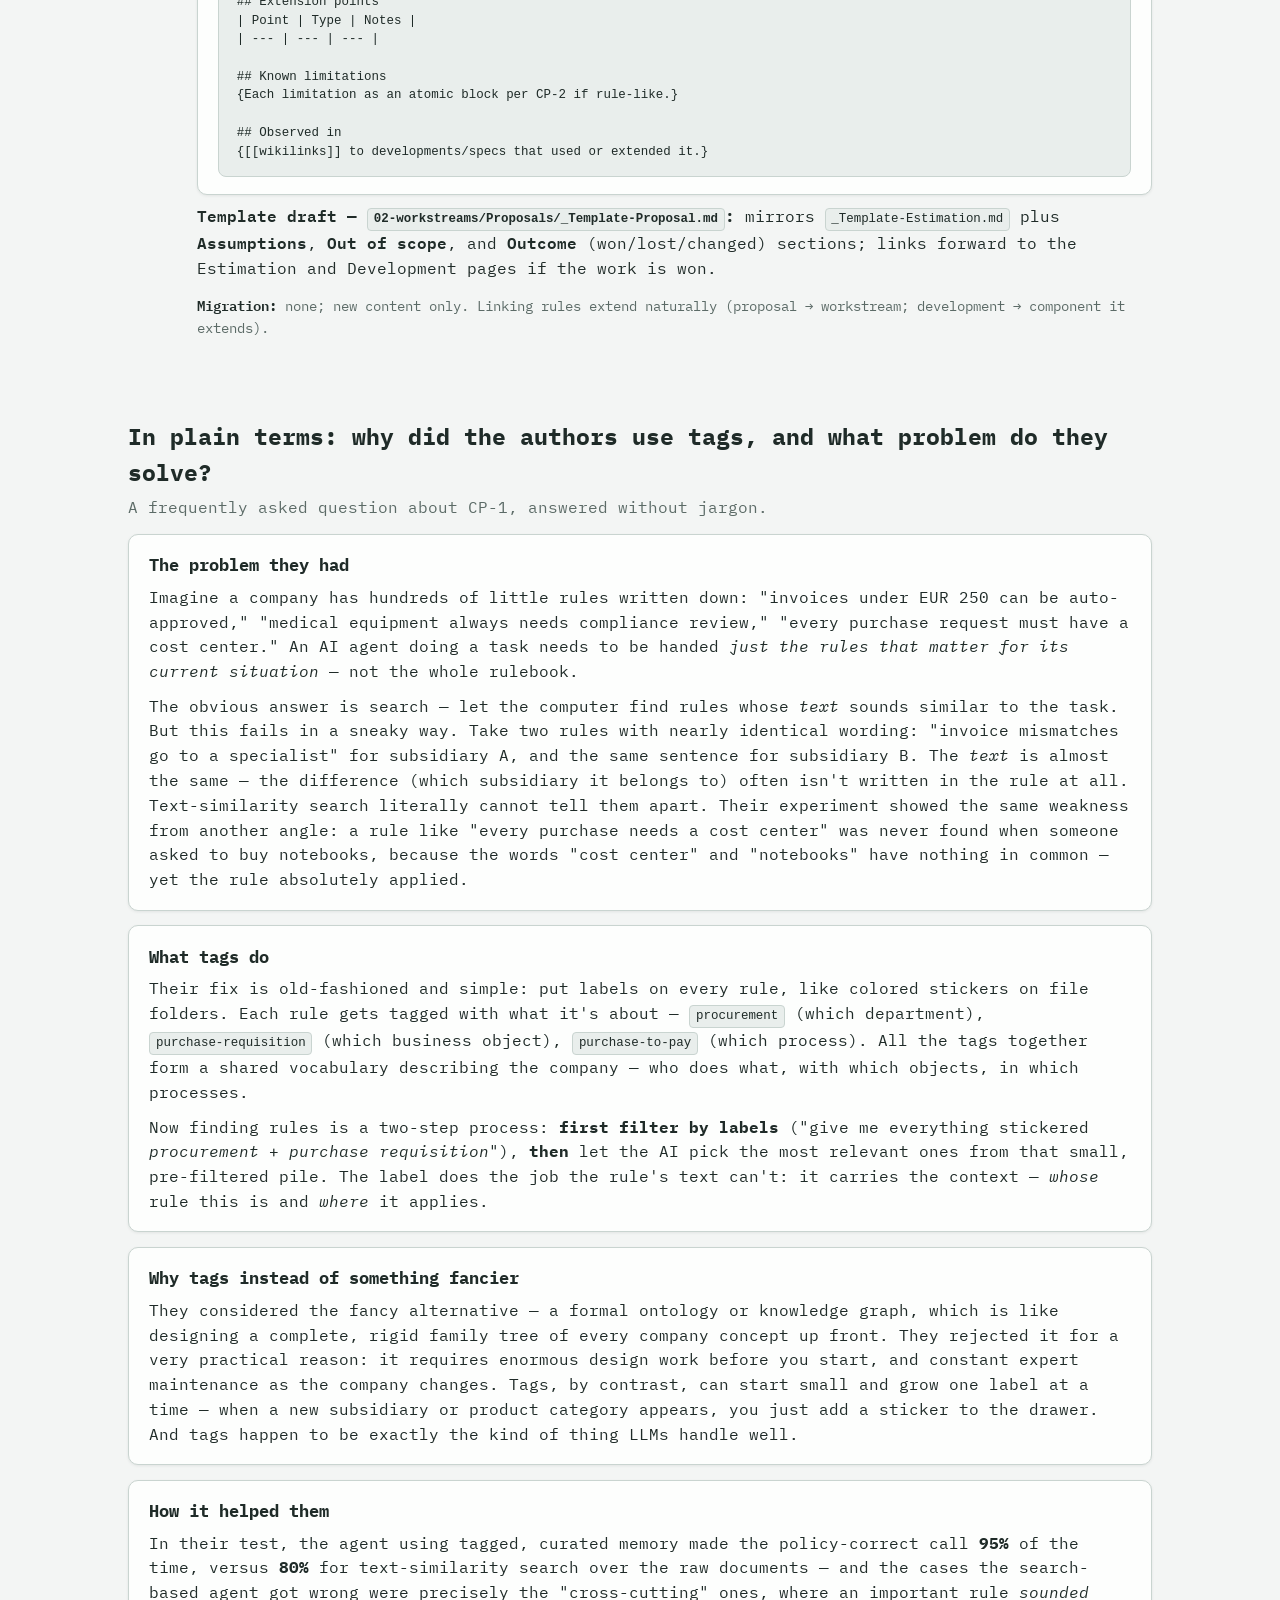
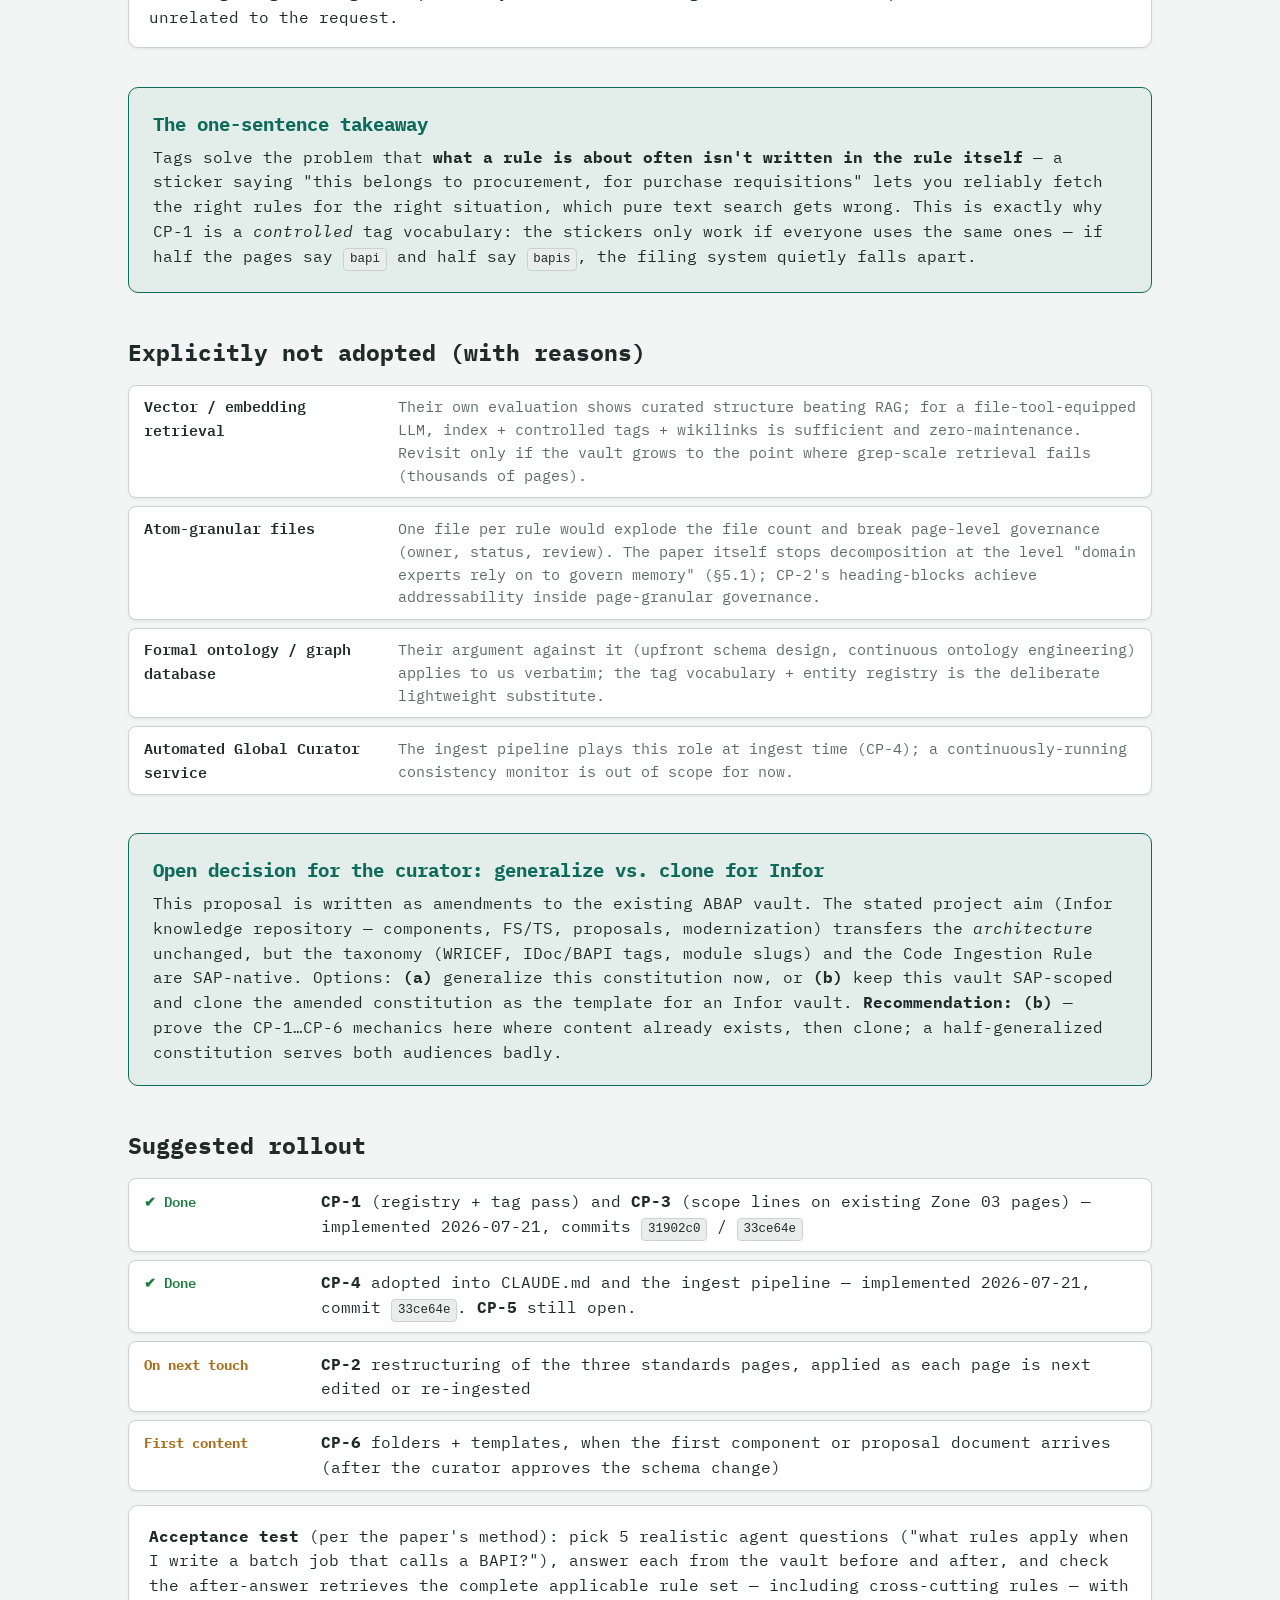
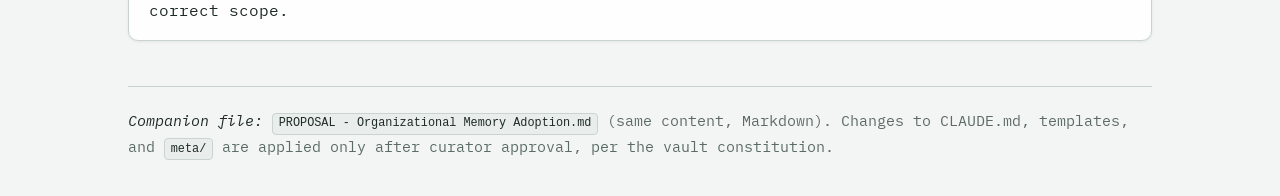
<file: pages/PROPOSAL - Organizational Memory Adoption.html>
<!doctype html>
<html lang="en">
  <head>
    <meta charset="utf-8" />
    <meta name="viewport" content="width=device-width, initial-scale=1" />
    <title>Change Proposal — Adopting Organizational-Memory Strategies</title>
    <link rel="preconnect" href="https://fonts.googleapis.com" />
    <link rel="preconnect" href="https://fonts.gstatic.com" crossorigin />
    <link
      href="https://fonts.googleapis.com/css2?family=IBM+Plex+Mono:ital,wght@0,400;0,600;0,700;1,400;1,700&display=swap"
      rel="stylesheet"
    />
    <style>
      :root {
        --paper: #f3f5f4;
        --card: #fdfefd;
        --ink: #1f2b28;
        --muted: #5c6b67;
        --teal: #0e6b5b;
        --teal-soft: #e3eeeb;
        --amber: #a9701f;
        --amber-soft: #f4eadb;
        --line: #c9d4d0;
        --chip-bg: #e9eeec;
        --ok: #1c7d3f;
        --bad: #a94141;
        --shadow: 0 1px 3px rgba(31, 43, 40, 0.08);
      }
      @media (prefers-color-scheme: dark) {
        :root {
          --paper: #303446;
          --card: #414559;
          --ink: #c6d0f5;
          --muted: #a5adce;
          --teal: #81c8be;
          --teal-soft: #51576d;
          --amber: #e5c890;
          --amber-soft: #292c3c;
          --line: #51576d;
          --chip-bg: #292c3c;
          --ok: #a6d189;
          --bad: #e78284;
          --shadow: 0 1px 3px rgba(0, 0, 0, 0.35);
        }
      }
      :root[data-theme="dark"] {
        --paper: #303446;
        --card: #414559;
        --ink: #c6d0f5;
        --muted: #a5adce;
        --teal: #81c8be;
        --teal-soft: #51576d;
        --amber: #e5c890;
        --amber-soft: #292c3c;
        --line: #51576d;
        --chip-bg: #292c3c;
        --ok: #a6d189;
        --bad: #e78284;
        --shadow: 0 1px 3px rgba(0, 0, 0, 0.35);
      }
      :root[data-theme="light"] {
        --paper: #f3f5f4;
        --card: #fdfefd;
        --ink: #1f2b28;
        --muted: #5c6b67;
        --teal: #0e6b5b;
        --teal-soft: #e3eeeb;
        --amber: #a9701f;
        --amber-soft: #f4eadb;
        --line: #c9d4d0;
        --chip-bg: #e9eeec;
        --ok: #1c7d3f;
        --bad: #a94141;
        --shadow: 0 1px 3px rgba(31, 43, 40, 0.08);
      }

      * {
        box-sizing: border-box;
      }
      body {
        background: var(--paper);
        color: var(--ink);
        font-family: "IBM Plex Mono", monospace;
        line-height: 1.55;
        margin: 0;
        padding: 3rem 1.25rem 4rem;
      }
      .page {
        max-width: 1100px;
        width: 100%;
        margin: 0 auto;
        padding: 0 clamp(0.5rem, 3vw, 3rem);
      }

      .display {
        font-family: "IBM Plex Mono", monospace;
      }

      header.masthead {
        margin-bottom: 2.6rem;
      }
      .eyebrow {
        text-transform: uppercase;
        letter-spacing: 0.14em;
        font-size: 0.72rem;
        font-weight: 600;
        color: var(--teal);
        margin: 0 0 0.75rem;
      }
      h1 {
        font-size: clamp(1.9rem, 4.5vw, 2.7rem);
        line-height: 1.15;
        margin: 0 0 0.9rem;
        text-wrap: balance;
        font-weight: 600;
      }
      .lede {
        font-size: 1.08rem;
        color: var(--muted);
        margin: 0;
        max-width: 60rem;
      }
      .lede strong {
        color: var(--ink);
        font-weight: 600;
      }

      .filechip {
        display: inline-block;
        font-family: ui-monospace, "SF Mono", Menlo, Consolas, monospace;
        font-size: 0.78em;
        background: var(--chip-bg);
        border: 1px solid var(--line);
        border-radius: 4px;
        padding: 0.08em 0.45em;
        white-space: nowrap;
        color: var(--ink);
      }

      /* section headings between spines */
      .section-head {
        margin: 2.6rem 0 0.9rem;
      }
      .section-head h2 {
        font-family: "IBM Plex Mono", monospace;
        font-size: 1.45rem;
        font-weight: 700;
        margin: 0 0 0.2rem;
      }
      .section-head p {
        margin: 0;
        color: var(--muted);
      }

      /* ---- the spine ---- */
      .stage {
        display: grid;
        grid-template-columns: 3.2rem 1fr;
        gap: 0 1.1rem;
        position: relative;
      }
      .marker {
        display: flex;
        flex-direction: column;
        align-items: center;
      }
      .marker .num {
        flex: none;
        width: 3.2rem;
        height: 3.2rem;
        border-radius: 50%;
        background: var(--teal-soft);
        color: var(--teal);
        border: 1.5px solid var(--teal);
        display: grid;
        place-items: center;
        font-family: "IBM Plex Mono", monospace;
        font-size: 1.05rem;
        font-weight: 700;
      }
      .stage.amber .marker .num {
        background: var(--amber-soft);
        color: var(--amber);
        border-color: var(--amber);
      }
      .marker .rule {
        flex: 1;
        width: 1.5px;
        background: var(--line);
        margin: 0.4rem 0;
      }
      .stage.last .marker .rule {
        display: none;
      }

      .stage-body {
        padding-bottom: 2.4rem;
        min-width: 0;
      }
      .stage h2 {
        font-family: "IBM Plex Mono", monospace;
        font-size: 1.35rem;
        font-weight: 600;
        margin: 0.45rem 0 0.15rem;
      }
      .stage .role {
        font-size: 0.78rem;
        text-transform: uppercase;
        letter-spacing: 0.12em;
        color: var(--muted);
        font-weight: 600;
        margin: 0;
      }
      .stage .role .req {
        color: var(--teal);
      }
      .stage p.body {
        margin: 0.6rem 0 0;
      }
      .stage p.body b,
      .stage p.body strong {
        font-weight: 600;
      }

      .card {
        background: var(--card);
        border: 1px solid var(--line);
        border-radius: 10px;
        box-shadow: var(--shadow);
        padding: 1.1rem 1.25rem;
        margin-top: 0.9rem;
      }
      .card ul {
        margin: 0;
        padding-left: 1.1rem;
      }
      .card li {
        margin: 0.35rem 0;
      }
      .card li::marker {
        color: var(--teal);
      }

      /* adoptable-text card */
      .adopt {
        background: var(--card);
        border: 1px solid var(--line);
        border-radius: 10px;
        box-shadow: var(--shadow);
        padding: 0.95rem 1.25rem 1.05rem;
        margin-top: 0.9rem;
      }
      .adopt .label {
        font-family: "IBM Plex Mono", monospace;
        font-size: 0.7rem;
        font-weight: 700;
        text-transform: uppercase;
        letter-spacing: 0.1em;
        color: var(--teal);
        margin: 0 0 0.5rem;
      }
      .adopt p {
        margin: 0.4rem 0 0;
        font-size: 0.95rem;
      }
      .adopt ul {
        margin: 0.4rem 0 0;
        padding-left: 1.2rem;
        font-size: 0.95rem;
      }
      .adopt li::marker {
        color: var(--teal);
      }

      pre {
        background: var(--chip-bg);
        border: 1px solid var(--line);
        border-radius: 8px;
        padding: 0.9rem 1.1rem;
        overflow-x: auto;
        font-family: ui-monospace, "SF Mono", Menlo, Consolas, monospace;
        font-size: 0.78rem;
        line-height: 1.5;
        margin: 0.7rem 0 0;
        color: var(--ink);
      }

      .conflict-example {
        background: var(--amber-soft);
        border: 1px solid var(--amber);
        border-radius: 8px;
        padding: 0.75rem 1rem;
        font-size: 0.88rem;
        margin: 0.7rem 0 0;
      }
      .conflict-example b {
        color: var(--amber);
        font-family: "IBM Plex Mono", monospace;
      }

      .migration {
        margin: 0.8rem 0 0;
        font-size: 0.9rem;
        color: var(--muted);
      }
      .migration b {
        color: var(--ink);
        font-weight: 600;
      }

      /* coverage table */
      .tablewrap {
        overflow-x: auto;
        margin-top: 0.9rem;
        background: var(--card);
        border: 1px solid var(--line);
        border-radius: 10px;
        box-shadow: var(--shadow);
      }
      table {
        border-collapse: collapse;
        width: 100%;
        font-size: 0.9rem;
        min-width: 620px;
      }
      th,
      td {
        border-bottom: 1px solid var(--line);
        padding: 0.55rem 0.9rem;
        text-align: left;
        vertical-align: top;
      }
      tr:last-child td {
        border-bottom: none;
      }
      th {
        font-family: "IBM Plex Mono", monospace;
        font-weight: 700;
        font-size: 0.78rem;
        text-transform: uppercase;
        letter-spacing: 0.08em;
        color: var(--muted);
        border-bottom: 2px solid var(--line);
      }
      td.req-id {
        font-family: "IBM Plex Mono", monospace;
        font-weight: 700;
        color: var(--teal);
        white-space: nowrap;
      }
      .ok {
        color: var(--ok);
        font-weight: 600;
      }
      .part {
        color: var(--amber);
        font-weight: 600;
      }
      .bad {
        color: var(--bad);
        font-weight: 600;
      }
      td .cp-ref {
        font-family: "IBM Plex Mono", monospace;
        font-weight: 700;
        color: var(--amber);
        white-space: nowrap;
      }

      /* rejected list */
      .ledger {
        display: grid;
        gap: 0.5rem;
        margin-top: 0.9rem;
      }
      .ledger-row {
        display: grid;
        grid-template-columns: minmax(11rem, 15rem) 1fr;
        gap: 0.9rem;
        align-items: baseline;
        background: var(--card);
        border: 1px solid var(--line);
        border-radius: 8px;
        padding: 0.6rem 0.9rem;
        box-shadow: var(--shadow);
      }
      .ledger-row .what {
        font-family: "IBM Plex Mono", monospace;
        font-weight: 600;
        font-size: 0.95rem;
      }
      .ledger-row .why {
        font-size: 0.92rem;
        color: var(--muted);
      }
      @media (max-width: 560px) {
        .ledger-row {
          grid-template-columns: 1fr;
          gap: 0.2rem;
        }
      }

      /* rollout tasks */
      .tasks {
        display: grid;
        gap: 0.5rem;
        margin-top: 0.9rem;
      }
      .task {
        display: grid;
        grid-template-columns: minmax(8.5rem, 10.5rem) 1fr;
        gap: 0.6rem;
        align-items: baseline;
        background: var(--card);
        border: 1px solid var(--line);
        border-radius: 8px;
        padding: 0.6rem 0.9rem;
        box-shadow: var(--shadow);
      }
      .task .tick {
        color: var(--amber);
        font-weight: 700;
        font-family: "IBM Plex Mono", monospace;
        font-size: 0.9rem;
      }
      @media (max-width: 560px) {
        .task {
          grid-template-columns: 1fr;
          gap: 0.2rem;
        }
      }

      /* decision band */
      .rulebook {
        margin-top: 2.4rem;
        background: var(--teal-soft);
        border: 1px solid var(--teal);
        border-radius: 10px;
        padding: 1.3rem 1.5rem;
      }
      .rulebook h2 {
        font-family: "IBM Plex Mono", monospace;
        font-size: 1.2rem;
        margin: 0 0 0.4rem;
        color: var(--teal);
      }
      .rulebook p {
        margin: 0.4rem 0 0;
      }

      footer.tagline {
        margin-top: 2.8rem;
        padding-top: 1.4rem;
        border-top: 1px solid var(--line);
        color: var(--muted);
        font-size: 0.95rem;
      }
      footer.tagline em {
        font-family: "IBM Plex Mono", monospace;
        color: var(--ink);
      }

      /* theme toggle */
      .theme-toggle {
        position: fixed;
        top: 1rem;
        right: 1rem;
        z-index: 10;
        display: inline-flex;
        align-items: center;
        gap: 0.45rem;
        background: var(--card);
        color: var(--ink);
        border: 1px solid var(--line);
        border-radius: 999px;
        padding: 0.42rem 0.9rem;
        font: 600 0.78rem "IBM Plex Mono", monospace;
        letter-spacing: 0.06em;
        text-transform: uppercase;
        cursor: pointer;
        box-shadow: var(--shadow);
      }
      .theme-toggle:hover {
        border-color: var(--teal);
        color: var(--teal);
      }
      .theme-toggle:focus-visible {
        outline: 2px solid var(--teal);
        outline-offset: 2px;
      }
      .theme-toggle .glyph {
        font-size: 1rem;
        line-height: 1;
      }

      @media print {
        body {
          padding: 0;
        }
        .theme-toggle {
          display: none;
        }
        .stage-body,
        .adopt,
        .card,
        .tablewrap {
          break-inside: avoid;
        }
      }
    </style>
  </head>
  <body>
    <button
      class="theme-toggle"
      id="themeToggle"
      type="button"
      aria-label="Switch between light and dark mode"
    >
      <span class="glyph" id="themeGlyph">☾</span>
      <span id="themeLabel">Dark</span>
    </button>
    <div class="page">
      <header class="masthead">
        <p class="eyebrow">ABAP Knowledge Vault · Change Proposal</p>
        <h1 class="display">
          Adopting organizational-memory strategies from the SAP Signavio paper
        </h1>
        <p class="lede">
          The paper measured policy-compliant agent behavior at
          <strong>95% with curated structured memory</strong> vs. 80% with plain
          RAG over raw documents vs. 30% with no memory. The vault already
          follows the winning design — curated typed pages, not document chunks.
          This proposal adopts what the paper exposes as our gaps: six changes,
          each with the exact text to adopt, so items can be approved or struck
          individually.
        </p>
        <div
          class="rulebook"
          style="margin-top: 1.4rem; padding: 0.9rem 1.3rem"
        >
          <p style="margin: 0">
            <b>Adoption status — 2026-07-21:</b> CP-1 (controlled tags), CP-3
            (applicability scoping), and CP-4 (conflict detection) are
            <b>implemented and live</b> in the vault, the constitution, and the
            ingest pipeline (commits <span class="filechip">31902c0</span>,
            <span class="filechip">33ce64e</span>). CP-2, CP-5, and CP-6 remain
            open — CP-6 held for the curator's schema decision.
          </p>
        </div>
      </header>

      <!-- COVERAGE -->
      <div class="section-head">
        <h2 class="display">Where the vault stands on R1–R9</h2>
        <p>
          The vault's aim — a knowledge base that coding agents and LLMs consume
          across delivery, pre-sales, modernization, and AI-assisted development
          — makes <strong>R2</strong>, <strong>R3</strong>, and
          <strong>R5</strong> load-bearing.
        </p>
      </div>
      <div class="tablewrap">
        <table>
          <thead>
            <tr>
              <th>Req</th>
              <th>Meaning</th>
              <th>Vault today</th>
              <th>Proposal</th>
            </tr>
          </thead>
          <tbody>
            <tr>
              <td class="req-id">R1</td>
              <td>Integrate heterogeneous sources</td>
              <td>
                <span class="ok">✔</span> Ingest pipeline
                (PDF/DOCX/XLSX/VTT/ABAP/images)
              </td>
              <td>—</td>
            </tr>
            <tr>
              <td class="req-id">R2</td>
              <td>Agent-consumable, decomposed units</td>
              <td>
                <span class="part">◐</span> Page-granular; rules inside pages
                not addressable
              </td>
              <td><span class="cp-ref">CP-2</span> (open)</td>
            </tr>
            <tr>
              <td class="req-id">R3</td>
              <td>Conflict detection &amp; consistency</td>
              <td>
                <span class="ok">✔</span> C2 Conflict Check at ingest (was:
                dedup only)
              </td>
              <td>
                <span class="cp-ref">CP-4</span> <span class="ok">✔ done</span>
              </td>
            </tr>
            <tr>
              <td class="req-id">R4</td>
              <td>Traceability to sources</td>
              <td>
                <span class="ok">✔</span>
                <span class="filechip">source_files</span> +
                <span class="filechip">raw/processed/</span> archive
              </td>
              <td>—</td>
            </tr>
            <tr>
              <td class="req-id">R5</td>
              <td>Context-specific retrieval</td>
              <td>
                <span class="ok">✔</span> Controlled tag vocabulary (was:
                free-form tags)
              </td>
              <td>
                <span class="cp-ref">CP-1</span> <span class="ok">✔ done</span>
              </td>
            </tr>
            <tr>
              <td class="req-id">R6</td>
              <td>Low-latency runtime access</td>
              <td>
                <span class="ok">✔</span> Query Mode: index first, smallest
                sufficient set
              </td>
              <td>—</td>
            </tr>
            <tr>
              <td class="req-id">R7</td>
              <td>Adaptive memory over time</td>
              <td>
                <span class="part">◐</span> Update-over-create + promotion
                exist; no change propagation
              </td>
              <td><span class="cp-ref">CP-5</span> (open)</td>
            </tr>
            <tr>
              <td class="req-id">R8</td>
              <td>Human governance &amp; ownership</td>
              <td>
                <span class="ok">✔</span> Curator,
                <span class="filechip">owner</span>,
                <span class="filechip">ai-generated</span> + SME validation
              </td>
              <td>—</td>
            </tr>
            <tr>
              <td class="req-id">R9</td>
              <td>Scale across agents/processes</td>
              <td>
                <span class="ok">✔</span> One shared repo, multiple consumer
                types
              </td>
              <td><span class="cp-ref">CP-6</span> (open)</td>
            </tr>
          </tbody>
        </table>
      </div>

      <!-- THE SIX CPs -->
      <div class="section-head">
        <h2 class="display">The six change proposals</h2>
        <p>
          Ordered by rollout priority — smallest, highest-leverage changes
          first.
        </p>
      </div>

      <!-- CP-1 -->
      <section class="stage">
        <div class="marker">
          <div class="num">CP-1</div>
          <div class="rule"></div>
        </div>
        <div class="stage-body">
          <p class="role">
            Requirement <span class="req">R5</span> · retrieval
          </p>
          <h2>Controlled tag vocabulary</h2>
          <p class="body">
            <span class="ok">✔ Implemented 2026-07-21</span> — commit
            <span class="filechip">31902c0</span>. As built: tags are
            <b>domain-only</b> (echoes of
            <span class="filechip">type:</span> and
            <span class="filechip">workstream:</span> are banned — those fields
            are already machine-filterable); the vocabulary shipped with 41 tags
            in 8 categories; the pipeline's
            <span class="filechip">ENTITIES_BUDGET</span> was raised 8k→16k so
            the vocabulary isn't truncated out of the prompt; the ingest prompt
            enforces the discipline. All 30 pages migrated — zero
            out-of-vocabulary tags on verification.
          </p>
          <p class="body">
            <b>Problem.</b> <span class="filechip">tags:</span> is free-form
            (<span class="filechip">[gotcha, bapi, commit, locking]</span>).
            Tag-based retrieval — "everything touching IDocs" — is unreliable
            because nothing prevents <span class="filechip">bapi</span> /
            <span class="filechip">bapis</span> /
            <span class="filechip">BAPI-call</span> drift. The paper grounds
            every memory unit in a tag-based <i>Enterprise Domain Model</i>,
            deliberately chosen over a formal ontology because tags can grow
            incrementally (§5.1).
          </p>
          <p class="body">
            <b>Change.</b> Extend
            <span class="filechip">meta/entities.md</span> with a
            <b>Tag Vocabulary</b> section; tags used in frontmatter MUST come
            from it — same discipline as entity slugs: new tag → registry first,
            then use.
          </p>
          <div class="adopt">
            <p class="label">Text to add to meta/entities.md</p>
            <pre>
## Tag Vocabulary

Tags in page frontmatter MUST come from this registry. New tag needed →
add it here first (with its category), then use it. Same rule as entity
slugs: never invent a second spelling.

| Tag               | Category        | Covers / aliases                      |
| ----------------- | --------------- | ------------------------------------- |
| idoc              | technology      | IDocs, ALE, change pointers           |
| bapi              | technology      | BAPI calls, BAPI_* function modules   |
| cds               | technology      | CDS views, AMDP                       |
| enhancement       | technology      | user exits, BAdIs, enhancement spots  |
| batch-job         | technology      | SM36/SM37 background jobs             |
| credit-management | business-object | credit blocks, exposure, VKM*         |
| sales-order       | business-object | VA01/VA02, order processing           |
| master-data       | business-object | BP, customer/vendor/material master   |
| performance       | quality         | runtime, SQL tuning                   |
| locking           | quality         | enqueue/dequeue, lock contention      |
| authorization     | quality         | auth checks, roles                    |
| estimation        | artifact-kind   | effort figures, calibration data      |
| code-review       | process         | review findings, quality gates        |
| transport         | process         | TR handling, cutover                  |
| wricef            | artifact-kind   | WRICEF-classified objects             |
| ai-generated      | governance      | page not yet SME-validated (existing) |</pre>
          </div>
          <div class="adopt">
            <p class="label">
              Text to add to CLAUDE.md — Frontmatter Schema, after the schema
              block
            </p>
            <p>
              <b>Tag discipline:</b> every value in
              <span class="filechip">tags:</span> must exist in the Tag
              Vocabulary in <span class="filechip">meta/entities.md</span>. A
              needed-but-missing tag is added to the registry first, then used.
              Free-form tags are treated like invented entity slugs — a
              normalization failure.
            </p>
          </div>
          <p class="migration">
            <b>Migration:</b> one pass over the ~30 existing pages to align tags
            (≈30 min). Low risk. Seed rows come from tags already in use; the
            curator prunes/extends at setup.
          </p>
        </div>
      </section>

      <!-- CP-2 -->
      <section class="stage">
        <div class="marker">
          <div class="num">CP-2</div>
          <div class="rule"></div>
        </div>
        <div class="stage-body">
          <p class="role">
            Requirement <span class="req">R2</span> · agent-consumable units
          </p>
          <h2>Atomic rule structure in rule-like pages</h2>
          <p class="body">
            <span class="part">⏳ Open</span> — per the rollout plan, applied on
            next touch of each standards page. The Scope fields of the block
            format arrived early via CP-3.
          </p>
          <p class="body">
            <b>Problem.</b> The unit of storage is the page; the unit of
            <i>use</i> by a coding agent is the rule.
            <span class="filechip">Standard - ABAP Naming Conventions</span>
            holds many rules, but none can be individually linked, retrieved,
            superseded, or checked for conflicts. The paper's core design choice
            is the <i>process atom</i>: one rule per unit with
            <b>Applicability</b>, <b>Action</b>, and <b>Purpose</b> separated —
            "without decomposition into self-contained units, individual rules
            cannot be addressed, compared, updated, or selectively retrieved"
            (R2). We adopt the structure <i>within</i> pages — the page stays
            the file, rules become addressable heading-blocks — keeping
            governance page-granular (their reason for not decomposing further,
            §5.1).
          </p>
          <p class="body">
            <b>Change.</b> Rule-like page types (<span class="filechip"
              >standard</span
            >, <span class="filechip">pattern</span>,
            <span class="filechip">gotcha</span>,
            <span class="filechip">troubleshooting</span>) structure each rule
            as its own <span class="filechip">##</span> block:
          </p>
          <div class="adopt">
            <p class="label">Rule block format</p>
            <pre>
## {Short imperative rule name}

- **Applies to:** {scope: object types, module, release, conditions}
- **Does not apply to:** {explicit exclusions, if any}
- **Rule:** {the single concrete rule, constraint, or required behavior}
- **Why:** {rationale — what breaks or degrades without it}
- **Source:** {document / decision / incident it came from, if known}</pre>
            <p>
              One rule per block. Wikilinks may then target rules directly:
              <span class="filechip"
                >[[Standard - ABAP Naming Conventions#Global classes use ZCL_
                prefix]]</span
              >
            </p>
          </div>
          <div class="adopt">
            <p class="label">
              Text to add to CLAUDE.md — new subsection under Page Types
            </p>
            <p>
              <b>Atomic Rule Structure (Rule-Like Pages).</b> Pages of type
              <span class="filechip">standard</span>,
              <span class="filechip">pattern</span>,
              <span class="filechip">gotcha</span>, and
              <span class="filechip">troubleshooting</span> hold <i>rules</i>,
              and each rule must be individually addressable. Structure every
              rule as its own <span class="filechip">##</span> heading with the
              fields <b>Applies to / Does not apply to / Rule / Why / Source</b>
              — one rule per block, never several rules prose-merged into one
              section. Wikilinks reference individual rules as
              <span class="filechip">[[Page#Rule heading]]</span>. When a rule
              changes, edit its block and the page's
              <span class="filechip">updated</span> date; when it is withdrawn,
              mark the block <b>Superseded</b> with a link to its replacement —
              do not silently delete it.
            </p>
          </div>
          <p class="migration">
            <b>Template impact:</b>
            <span class="filechip">_Template-Standard.md</span>,
            <span class="filechip">_Template-Pattern.md</span>,
            <span class="filechip">_Template-Gotcha.md</span>,
            <span class="filechip">_Template-Troubleshooting.md</span> gain the
            block structure. <b>Migration:</b> restructure the 3 existing
            standards pages plus 1 pattern, 1 gotcha — on next touch of each
            page rather than big-bang; the ingest pipeline applies the structure
            to all new pages immediately.
          </p>
        </div>
      </section>

      <!-- CP-3 -->
      <section class="stage amber">
        <div class="marker">
          <div class="num">CP-3</div>
          <div class="rule"></div>
        </div>
        <div class="stage-body">
          <p class="role">The paper's measured failure mode</p>
          <h2>Mandatory applicability scoping</h2>
          <p class="body">
            <span class="ok">✔ Implemented 2026-07-21</span> — commit
            <span class="filechip">33ce64e</span>. Quality Bar test 5 added as
            drafted; Scope sections in the Gotcha and Troubleshooting templates;
            the Pattern template's "When To Apply" structured into the two
            fields; both existing Zone 03 pages migrated with scope derived
            strictly from their recorded content; pipeline rule 10b adds the
            anti-widening guard ("scope only what the source supports").
          </p>
          <p class="body">
            <b>Problem.</b> The paper's Memory agent's <i>remaining</i> errors
            were over-restrictions "caused by an imprecisely extracted atom
            whose applicability scope is too broad" (§6.2). Our equivalent: a
            gotcha written scope-free ("always pass WAIT='X'") gets applied by
            an agent where it doesn't hold, or a pattern from ECC gets applied
            to S/4.
          </p>
          <p class="body">
            <b>Change.</b> Already embedded in CP-2's block format (<b
              >Applies to / Does not apply to</b
            >). This CP makes the field
            <i>mandatory rather than optional</i> for Zone 03 pages, because
            intelligence pages travel furthest from their original context.
          </p>
          <div class="adopt">
            <p class="label">
              Text to add to CLAUDE.md — Quality Bar section, as test 5
            </p>
            <p>
              5. <b>Is the scope explicit?</b> Zone 03 pages (patterns, gotchas,
              troubleshooting) must state where the learning applies —
              system/release, module, and conditions — and, where known, where
              it does <b>not</b>. A scope-free rule is worse than no rule: an
              agent will apply it everywhere.
            </p>
          </div>
          <p class="migration">
            <b>Migration:</b> add scope lines to the existing gotcha and pattern
            (~10 min).
          </p>
        </div>
      </section>

      <!-- CP-4 -->
      <section class="stage">
        <div class="marker">
          <div class="num">CP-4</div>
          <div class="rule"></div>
        </div>
        <div class="stage-body">
          <p class="role">
            Requirement <span class="req">R3</span> · consistency
          </p>
          <h2>Conflict detection at ingest</h2>
          <p class="body">
            <span class="ok">✔ Implemented 2026-07-21</span> — commit
            <span class="filechip">33ce64e</span>. Step C2 added to the
            Ingestion Workflow as drafted; pipeline prompt rule 17 performs the
            consistent / refines / contradicts triage on every ingest;
            <span class="filechip">meta/conventions.md</span> explains the
            conflict block to teammates who encounter one in Obsidian.
          </p>
          <p class="body">
            <b>Problem.</b> Deduplication Logic catches
            <i>duplicates</i> ("decision page exists → update it") but not
            <i>contradictions</i>
            ("new spec assumes RFC; standing decision mandates OData"). The
            paper's Global Curator explicitly checks each candidate against
            existing memory for conflicts and routes them to a human (§5.2). As
            pre-sales, delivery, and modernization all write into the vault,
            silent contradiction is the main consistency risk.
          </p>
          <div class="adopt">
            <p class="label">
              Text to add to CLAUDE.md — new subsection in Ingestion Workflow,
              between C (Extract) and D (Update)
            </p>
            <p>
              <b>C2. Conflict Check (before any update).</b> Before creating or
              updating a page, compare each extracted decision, rule, or
              constraint against the standing pages it touches (the target page,
              its linked decisions, and applicable standards):
            </p>
            <ul>
              <li><b>Consistent</b> → proceed with the update.</li>
              <li>
                <b>Refines</b> (narrows scope, adds a case) → update the
                existing page; note the refinement.
              </li>
              <li>
                <b>Contradicts</b> → do NOT silently overwrite. Keep the
                standing page authoritative, add a conflict block to it, log the
                conflict, and add it to the workstream's Open-Questions page
                assigned to the curator:
              </li>
            </ul>
            <div class="conflict-example">
              <b>⚠ CONFLICT — unresolved</b><br />
              {New source, date} states: {claim}.<br />
              This contradicts the standing text above.<br />
              Resolution owner: curator. Logged {date} in meta/log.md.
            </div>
            <p>
              A conflict is resolved only by a human decision — recorded as a
              Decision page (or a revision to the existing one), after which the
              conflict block is removed. The losing claim is noted in the
              Decision's rationale, not deleted from history.
            </p>
          </div>
          <p class="migration">
            <b>Migration:</b> none (forward-looking behavior).
          </p>
        </div>
      </section>

      <!-- CP-5 -->
      <section class="stage">
        <div class="marker">
          <div class="num">CP-5</div>
          <div class="rule"></div>
        </div>
        <div class="stage-body">
          <p class="role">
            Requirement <span class="req">R7</span> · adaptive memory
          </p>
          <h2>Change propagation on standards and decisions</h2>
          <p class="body">
            <span class="part">⏳ Open</span> — small CLAUDE.md-only change;
            ready to adopt whenever approved.
          </p>
          <p class="body">
            <b>Problem.</b> R7's test case: "if the allowed threshold changes,
            all affected agents should follow the updated rule after a single
            change to the memory." The single-change part works here (pages link
            to standards rather than copying them) — but pages that
            <i>paraphrased</i> the old rule go stale silently. The mandatory
            "decision → what it affects" links give us the affected-set for
            free; nothing mandates walking it.
          </p>
          <div class="adopt">
            <p class="label">
              Text to add to CLAUDE.md — Linking Rules section, at the end
            </p>
            <p>
              <b>Change propagation:</b> when a
              <span class="filechip">standard</span> or
              <span class="filechip">decision</span> page changes materially
              (rule added, changed, or superseded), enumerate the pages that
              link to it, review each for staleness in the same session, and
              record the sweep in
              <span class="filechip">meta/log.md</span> (<span class="filechip"
                >Propagated: [[X]] change → reviewed [[A]], [[B]]; updated
                [[B]]</span
              >). A standards change without a propagation sweep is an
              incomplete ingest.
            </p>
          </div>
          <p class="migration">
            <b>Migration:</b> none (forward-looking behavior).
          </p>
        </div>
      </section>

      <!-- CP-6 -->
      <section class="stage last">
        <div class="marker">
          <div class="num">CP-6</div>
          <div class="rule"></div>
        </div>
        <div class="stage-body">
          <p class="role">
            Requirements <span class="req">R1 / R9</span> · project aim
          </p>
          <h2>Two new page types: Component catalog and Proposals</h2>
          <p class="body">
            <span class="part"
              >⏳ Open — held for explicit curator decision</span
            >
            — the only CP that extends the fixed frontmatter schema.
          </p>
          <p class="body">
            <b>Problem.</b> The project aim includes
            <i>standard components</i> and <i>pre-sales proposals</i>; neither
            has a legal home, so today they'd be forced into ill-fitting types
            or dropped. A standard-component catalog is the highest-value
            content for AI-assisted development — it is what stops a coding
            agent reinventing (or mis-extending) a standard component. Proposals
            feed the estimation calibration loop from the pre-sales side.
          </p>
          <p class="body">
            <b>Change.</b> Two new types in the fixed schema — this is a schema
            change, explicitly curator territory:
          </p>
          <div class="tablewrap">
            <table>
              <thead>
                <tr>
                  <th>Type</th>
                  <th>Zone / folder</th>
                  <th>Naming</th>
                  <th>Purpose</th>
                </tr>
              </thead>
              <tbody>
                <tr>
                  <td><span class="filechip">component</span></td>
                  <td>
                    <span class="filechip">01-standards/components/</span>
                  </td>
                  <td><span class="filechip">Component - {Name}.md</span></td>
                  <td>
                    Reference record for a standard (SAP/Infor) component: what
                    it does, extension points, known limitations,
                    use-vs-customize guidance
                  </td>
                </tr>
                <tr>
                  <td><span class="filechip">proposal</span></td>
                  <td>
                    <span class="filechip">02-workstreams/Proposals/{WS}/</span>
                  </td>
                  <td>
                    <span class="filechip"
                      >{WS} - Proposal - {Topic} - {YYYY-MM-DD}.md</span
                    >
                  </td>
                  <td>
                    Pre-sales artifact: scope, assumptions, per-item estimates;
                    later linked to actuals
                  </td>
                </tr>
              </tbody>
            </table>
          </div>
          <div class="adopt">
            <p class="label">
              Template draft — 01-standards/components/_Template-Component.md
            </p>
            <pre>
---
title: "Component - {Name}"
type: component
zone: 01-standards
status: evergreen
owner: ""
created: YYYY-MM-DD
updated: YYYY-MM-DD
workstream: ""
tags: []
source_files: []
---

# Component - {Name}

## What it does
{Business function in 2–4 sentences.}

## When to use it (vs. customize)
- **Use as-is when:** …
- **Extend when:** … (via which extension points)
- **Do not customize when:** …

## Extension points
| Point | Type | Notes |
| --- | --- | --- |

## Known limitations
{Each limitation as an atomic block per CP-2 if rule-like.}

## Observed in
{[[wikilinks]] to developments/specs that used or extended it.}</pre>
          </div>
          <p class="body">
            <b
              >Template draft —
              <span class="filechip"
                >02-workstreams/Proposals/_Template-Proposal.md</span
              >:</b
            >
            mirrors <span class="filechip">_Template-Estimation.md</span> plus
            <b>Assumptions</b>, <b>Out of scope</b>, and <b>Outcome</b>
            (won/lost/changed) sections; links forward to the Estimation and
            Development pages if the work is won.
          </p>
          <p class="migration">
            <b>Migration:</b> none; new content only. Linking rules extend
            naturally (proposal → workstream; development → component it
            extends).
          </p>
        </div>
      </section>

      <!-- WHY TAGS — PLAIN-TERMS EXPLAINER -->
      <div class="section-head">
        <h2 class="display">
          In plain terms: why did the authors use tags, and what problem do they
          solve?
        </h2>
        <p>A frequently asked question about CP-1, answered without jargon.</p>
      </div>

      <div class="card">
        <h3 class="display" style="margin: 0 0 0.3rem; font-size: 1.05rem">
          The problem they had
        </h3>
        <p style="margin: 0.4rem 0 0">
          Imagine a company has hundreds of little rules written down: "invoices
          under EUR 250 can be auto-approved," "medical equipment always needs
          compliance review," "every purchase request must have a cost center."
          An AI agent doing a task needs to be handed
          <i>just the rules that matter for its current situation</i> — not the
          whole rulebook.
        </p>
        <p style="margin: 0.6rem 0 0">
          The obvious answer is search — let the computer find rules whose
          <i>text</i> sounds similar to the task. But this fails in a sneaky
          way. Take two rules with nearly identical wording: "invoice mismatches
          go to a specialist" for subsidiary A, and the same sentence for
          subsidiary B. The <i>text</i> is almost the same — the difference
          (which subsidiary it belongs to) often isn't written in the rule at
          all. Text-similarity search literally cannot tell them apart. Their
          experiment showed the same weakness from another angle: a rule like
          "every purchase needs a cost center" was never found when someone
          asked to buy notebooks, because the words "cost center" and
          "notebooks" have nothing in common — yet the rule absolutely applied.
        </p>
      </div>

      <div class="card">
        <h3 class="display" style="margin: 0 0 0.3rem; font-size: 1.05rem">
          What tags do
        </h3>
        <p style="margin: 0.4rem 0 0">
          Their fix is old-fashioned and simple: put labels on every rule, like
          colored stickers on file folders. Each rule gets tagged with what it's
          about — <span class="filechip">procurement</span> (which department),
          <span class="filechip">purchase-requisition</span> (which business
          object), <span class="filechip">purchase-to-pay</span> (which
          process). All the tags together form a shared vocabulary describing
          the company — who does what, with which objects, in which processes.
        </p>
        <p style="margin: 0.6rem 0 0">
          Now finding rules is a two-step process:
          <b>first filter by labels</b> ("give me everything stickered
          <i>procurement</i> + <i>purchase requisition</i>"), <b>then</b> let
          the AI pick the most relevant ones from that small, pre-filtered pile.
          The label does the job the rule's text can't: it carries the context —
          <i>whose</i> rule this is and <i>where</i> it applies.
        </p>
      </div>

      <div class="card">
        <h3 class="display" style="margin: 0 0 0.3rem; font-size: 1.05rem">
          Why tags instead of something fancier
        </h3>
        <p style="margin: 0.4rem 0 0">
          They considered the fancy alternative — a formal ontology or knowledge
          graph, which is like designing a complete, rigid family tree of every
          company concept up front. They rejected it for a very practical
          reason: it requires enormous design work before you start, and
          constant expert maintenance as the company changes. Tags, by contrast,
          can start small and grow one label at a time — when a new subsidiary
          or product category appears, you just add a sticker to the drawer. And
          tags happen to be exactly the kind of thing LLMs handle well.
        </p>
      </div>

      <div class="card">
        <h3 class="display" style="margin: 0 0 0.3rem; font-size: 1.05rem">
          How it helped them
        </h3>
        <p style="margin: 0.4rem 0 0">
          In their test, the agent using tagged, curated memory made the
          policy-correct call <b>95%</b> of the time, versus <b>80%</b> for
          text-similarity search over the raw documents — and the cases the
          search-based agent got wrong were precisely the "cross-cutting" ones,
          where an important rule <i>sounded</i> unrelated to the request.
        </p>
      </div>

      <div class="rulebook">
        <h2 class="display">The one-sentence takeaway</h2>
        <p>
          Tags solve the problem that
          <b>what a rule is about often isn't written in the rule itself</b> — a
          sticker saying "this belongs to procurement, for purchase
          requisitions" lets you reliably fetch the right rules for the right
          situation, which pure text search gets wrong. This is exactly why CP-1
          is a <i>controlled</i> tag vocabulary: the stickers only work if
          everyone uses the same ones — if half the pages say
          <span class="filechip">bapi</span> and half say
          <span class="filechip">bapis</span>, the filing system quietly falls
          apart.
        </p>
      </div>

      <!-- NOT ADOPTED -->
      <div class="section-head">
        <h2 class="display">Explicitly not adopted (with reasons)</h2>
      </div>
      <div class="ledger">
        <div class="ledger-row">
          <div class="what">Vector / embedding retrieval</div>
          <div class="why">
            Their own evaluation shows curated structure beating RAG; for a
            file-tool-equipped LLM, index + controlled tags + wikilinks is
            sufficient and zero-maintenance. Revisit only if the vault grows to
            the point where grep-scale retrieval fails (thousands of pages).
          </div>
        </div>
        <div class="ledger-row">
          <div class="what">Atom-granular files</div>
          <div class="why">
            One file per rule would explode the file count and break page-level
            governance (owner, status, review). The paper itself stops
            decomposition at the level "domain experts rely on to govern memory"
            (§5.1); CP-2's heading-blocks achieve addressability inside
            page-granular governance.
          </div>
        </div>
        <div class="ledger-row">
          <div class="what">Formal ontology / graph database</div>
          <div class="why">
            Their argument against it (upfront schema design, continuous
            ontology engineering) applies to us verbatim; the tag vocabulary +
            entity registry is the deliberate lightweight substitute.
          </div>
        </div>
        <div class="ledger-row">
          <div class="what">Automated Global Curator service</div>
          <div class="why">
            The ingest pipeline plays this role at ingest time (CP-4); a
            continuously-running consistency monitor is out of scope for now.
          </div>
        </div>
      </div>

      <!-- OPEN DECISION -->
      <div class="rulebook">
        <h2 class="display">
          Open decision for the curator: generalize vs. clone for Infor
        </h2>
        <p>
          This proposal is written as amendments to the existing ABAP vault. The
          stated project aim (Infor knowledge repository — components, FS/TS,
          proposals, modernization) transfers the <i>architecture</i> unchanged,
          but the taxonomy (WRICEF, IDoc/BAPI tags, module slugs) and the Code
          Ingestion Rule are SAP-native. Options: <b>(a)</b> generalize this
          constitution now, or <b>(b)</b> keep this vault SAP-scoped and clone
          the amended constitution as the template for an Infor vault.
          <b>Recommendation: (b)</b> — prove the CP-1…CP-6 mechanics here where
          content already exists, then clone; a half-generalized constitution
          serves both audiences badly.
        </p>
      </div>

      <!-- ROLLOUT -->
      <div class="section-head">
        <h2 class="display">Suggested rollout</h2>
      </div>
      <div class="tasks">
        <div class="task">
          <span class="tick"><span class="ok">✔ Done</span></span>
          <span>
            <b>CP-1</b> (registry + tag pass) and <b>CP-3</b> (scope lines on
            existing Zone 03 pages) — implemented 2026-07-21, commits
            <span class="filechip">31902c0</span> /
            <span class="filechip">33ce64e</span>
          </span>
        </div>
        <div class="task">
          <span class="tick"><span class="ok">✔ Done</span></span>
          <span>
            <b>CP-4</b> adopted into CLAUDE.md and the ingest pipeline —
            implemented 2026-07-21, commit
            <span class="filechip">33ce64e</span>. <b>CP-5</b> still open.
          </span>
        </div>
        <div class="task">
          <span class="tick">On next touch</span>
          <span>
            <b>CP-2</b> restructuring of the three standards pages, applied as
            each page is next edited or re-ingested
          </span>
        </div>
        <div class="task">
          <span class="tick">First content</span>
          <span
            ><b>CP-6</b> folders + templates, when the first component or
            proposal document arrives (after the curator approves the schema
            change)</span
          >
        </div>
      </div>
      <div class="card">
        <p style="margin: 0">
          <b>Acceptance test</b> (per the paper's method): pick 5 realistic
          agent questions ("what rules apply when I write a batch job that calls
          a BAPI?"), answer each from the vault before and after, and check the
          after-answer retrieves the complete applicable rule set — including
          cross-cutting rules — with correct scope.
        </p>
      </div>

      <footer class="tagline">
        <em>Companion file:</em>
        <span class="filechip"
          >PROPOSAL - Organizational Memory Adoption.md</span
        >
        (same content, Markdown). Changes to CLAUDE.md, templates, and
        <span class="filechip">meta/</span> are applied only after curator
        approval, per the vault constitution.
      </footer>
    </div>

    <script>
      (function () {
        var root = document.documentElement;
        var button = document.getElementById("themeToggle");
        var glyph = document.getElementById("themeGlyph");
        var label = document.getElementById("themeLabel");

        function currentTheme() {
          var forced = root.getAttribute("data-theme");
          if (forced) return forced;
          return window.matchMedia("(prefers-color-scheme: dark)").matches
            ? "dark"
            : "light";
        }

        function render() {
          // The button shows the mode you would switch TO
          if (currentTheme() === "dark") {
            glyph.textContent = "☀"; // sun
            label.textContent = "Light";
          } else {
            glyph.textContent = "☾"; // moon
            label.textContent = "Dark";
          }
        }

        function apply(theme) {
          root.setAttribute("data-theme", theme);
          try {
            localStorage.setItem("vault-proposal-theme", theme);
          } catch (e) {
            /* private browsing — theme just won't persist */
          }
          render();
        }

        var saved = null;
        try {
          saved = localStorage.getItem("vault-proposal-theme");
        } catch (e) {}
        if (saved === "dark" || saved === "light") {
          root.setAttribute("data-theme", saved);
        }

        button.addEventListener("click", function () {
          apply(currentTheme() === "dark" ? "light" : "dark");
        });

        window
          .matchMedia("(prefers-color-scheme: dark)")
          .addEventListener("change", render);

        render();
      })();
    </script>
  </body>
</html>
</file>
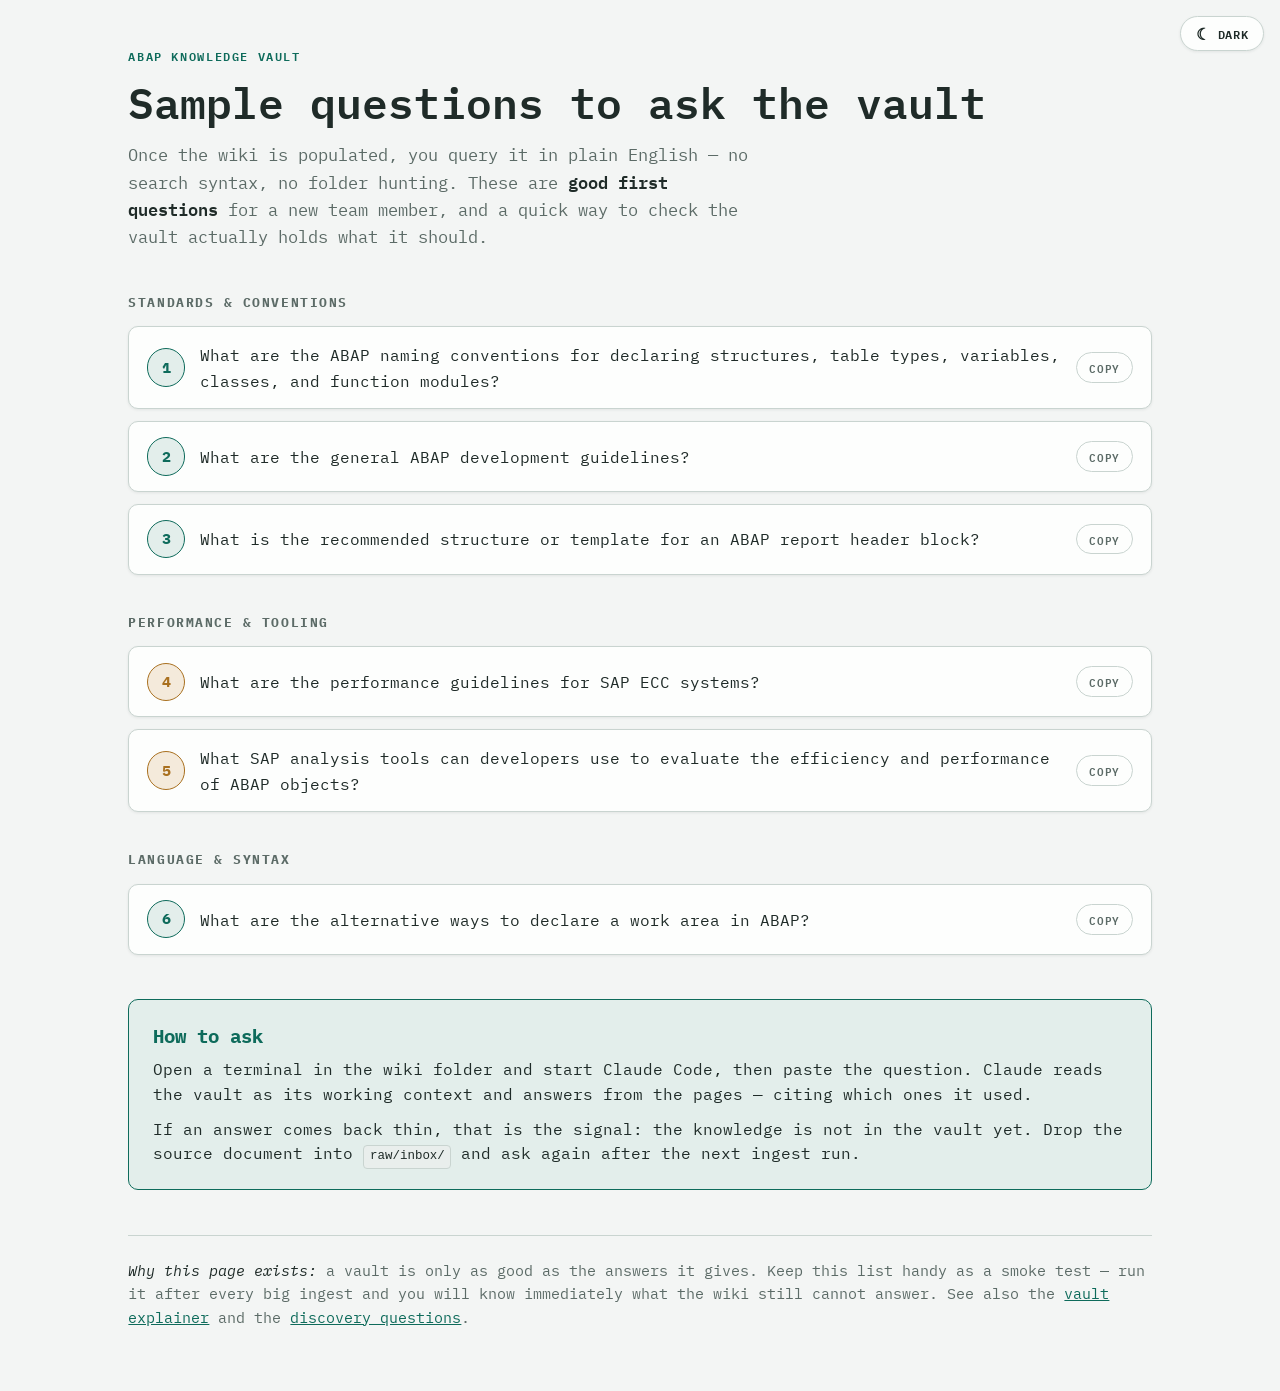
<file: pages/sample-questions.html>
<!doctype html>
<html lang="en">
  <head>
    <meta charset="utf-8" />
    <meta name="viewport" content="width=device-width, initial-scale=1" />
    <title>Sample Questions — ABAP Knowledge Vault</title>
    <link rel="preconnect" href="https://fonts.googleapis.com" />
    <link rel="preconnect" href="https://fonts.gstatic.com" crossorigin />
    <link
      href="https://fonts.googleapis.com/css2?family=IBM+Plex+Mono:ital,wght@0,400;0,600;0,700;1,400;1,700&display=swap"
      rel="stylesheet"
    />
    <style>
      :root {
        --paper: #f3f5f4;
        --card: #fdfefd;
        --ink: #1f2b28;
        --muted: #5c6b67;
        --teal: #0e6b5b;
        --teal-soft: #e3eeeb;
        --amber: #a9701f;
        --amber-soft: #f4eadb;
        --line: #c9d4d0;
        --chip-bg: #e9eeec;
        --shadow: 0 1px 3px rgba(31, 43, 40, 0.08);
      }
      @media (prefers-color-scheme: dark) {
        :root {
          --paper: #303446;
          --card: #414559;
          --ink: #c6d0f5;
          --muted: #a5adce;
          --teal: #81c8be;
          --teal-soft: #51576d;
          --amber: #e5c890;
          --amber-soft: #292c3c;
          --line: #51576d;
          --chip-bg: #292c3c;
          --shadow: 0 1px 3px rgba(0, 0, 0, 0.35);
        }
      }
      :root[data-theme="dark"] {
        --paper: #303446;
        --card: #414559;
        --ink: #c6d0f5;
        --muted: #a5adce;
        --teal: #81c8be;
        --teal-soft: #51576d;
        --amber: #e5c890;
        --amber-soft: #292c3c;
        --line: #51576d;
        --chip-bg: #292c3c;
        --shadow: 0 1px 3px rgba(0, 0, 0, 0.35);
      }
      :root[data-theme="light"] {
        --paper: #f3f5f4;
        --card: #fdfefd;
        --ink: #1f2b28;
        --muted: #5c6b67;
        --teal: #0e6b5b;
        --teal-soft: #e3eeeb;
        --amber: #a9701f;
        --amber-soft: #f4eadb;
        --line: #c9d4d0;
        --chip-bg: #e9eeec;
        --shadow: 0 1px 3px rgba(31, 43, 40, 0.08);
      }

      * {
        box-sizing: border-box;
      }
      body {
        background: var(--paper);
        color: var(--ink);
        font-family: "IBM Plex Mono", monospace;
        line-height: 1.55;
        margin: 0;
        padding: 3rem 1.25rem 4rem;
      }
      .page {
        max-width: 1100px;
        width: 100%;
        margin: 0 auto;
        padding: 0 clamp(0.5rem, 3vw, 3rem);
      }
      .display {
        font-family: "IBM Plex Mono", monospace;
      }

      header.masthead {
        margin-bottom: 2.6rem;
      }
      .eyebrow {
        text-transform: uppercase;
        letter-spacing: 0.14em;
        font-size: 0.72rem;
        font-weight: 600;
        color: var(--teal);
        margin: 0 0 0.75rem;
      }
      h1 {
        font-size: clamp(1.9rem, 4.5vw, 2.7rem);
        line-height: 1.15;
        margin: 0 0 0.9rem;
        text-wrap: balance;
        font-weight: 600;
      }
      .lede {
        font-size: 1.08rem;
        color: var(--muted);
        margin: 0;
        max-width: 62ch;
      }
      .lede strong {
        color: var(--ink);
        font-weight: 600;
      }

      .filechip {
        display: inline-block;
        font-family: ui-monospace, "SF Mono", Menlo, Consolas, monospace;
        font-size: 0.78em;
        background: var(--chip-bg);
        border: 1px solid var(--line);
        border-radius: 4px;
        padding: 0.08em 0.45em;
        white-space: nowrap;
        color: var(--ink);
      }

      /* group heading */
      .group {
        margin-top: 2.4rem;
      }
      .group > h2 {
        font-family: "IBM Plex Mono", monospace;
        font-size: 0.8rem;
        font-weight: 700;
        text-transform: uppercase;
        letter-spacing: 0.12em;
        color: var(--muted);
        margin: 0 0 0.85rem;
      }

      /* question cards */
      .qlist {
        display: grid;
        gap: 0.75rem;
      }
      .q {
        display: grid;
        grid-template-columns: 2.4rem minmax(0, 1fr) auto;
        gap: 0 0.9rem;
        align-items: center;
        background: var(--card);
        border: 1px solid var(--line);
        border-radius: 10px;
        padding: 0.95rem 1.1rem;
        box-shadow: var(--shadow);
      }
      .q .num {
        grid-column: 1;
        grid-row: 1;
        width: 2.4rem;
        height: 2.4rem;
        border-radius: 50%;
        background: var(--teal-soft);
        color: var(--teal);
        border: 1.5px solid var(--teal);
        display: grid;
        place-items: center;
        font-family: "IBM Plex Mono", monospace;
        font-size: 0.95rem;
        font-weight: 700;
      }
      .q.amber .num {
        background: var(--amber-soft);
        color: var(--amber);
        border-color: var(--amber);
      }
      .q .text {
        grid-column: 2;
        grid-row: 1;
        font-size: 1.02rem;
        margin: 0;
        text-wrap: pretty;
      }

      .copy {
        grid-column: 3;
        grid-row: 1;
        background: transparent;
        color: var(--muted);
        border: 1px solid var(--line);
        border-radius: 999px;
        padding: 0.3rem 0.75rem;
        font: 600 0.7rem "IBM Plex Mono", monospace;
        letter-spacing: 0.06em;
        text-transform: uppercase;
        cursor: pointer;
        white-space: nowrap;
      }
      .copy:hover {
        border-color: var(--teal);
        color: var(--teal);
      }
      .copy:focus-visible {
        outline: 2px solid var(--teal);
        outline-offset: 2px;
      }
      .copy.done {
        border-color: var(--teal);
        color: var(--teal);
      }
      @media (max-width: 620px) {
        .q {
          grid-template-columns: 2.4rem minmax(0, 1fr);
          align-items: start;
        }
        .q .text {
          text-wrap: wrap;
        }
        .copy {
          grid-column: 2;
          grid-row: 2;
          justify-self: start;
          margin-top: 0.7rem;
        }
      }

      /* how-to band */
      .howto {
        margin-top: 2.8rem;
        background: var(--teal-soft);
        border: 1px solid var(--teal);
        border-radius: 10px;
        padding: 1.3rem 1.5rem;
      }
      .howto h2 {
        font-family: "IBM Plex Mono", monospace;
        font-size: 1.2rem;
        margin: 0 0 0.4rem;
        color: var(--teal);
      }
      .howto p {
        margin: 0 0 0.6rem;
      }
      .howto p:last-child {
        margin-bottom: 0;
      }

      footer.tagline {
        margin-top: 2.8rem;
        padding-top: 1.4rem;
        border-top: 1px solid var(--line);
        color: var(--muted);
        font-size: 0.95rem;
      }
      footer.tagline em {
        font-family: "IBM Plex Mono", monospace;
        color: var(--ink);
      }
      footer.tagline a {
        color: var(--teal);
      }

      /* theme toggle */
      .theme-toggle {
        position: fixed;
        top: 1rem;
        right: 1rem;
        z-index: 10;
        display: inline-flex;
        align-items: center;
        gap: 0.45rem;
        background: var(--card);
        color: var(--ink);
        border: 1px solid var(--line);
        border-radius: 999px;
        padding: 0.42rem 0.9rem;
        font: 600 0.78rem "IBM Plex Mono", monospace;
        letter-spacing: 0.06em;
        text-transform: uppercase;
        cursor: pointer;
        box-shadow: var(--shadow);
      }
      .theme-toggle:hover {
        border-color: var(--teal);
        color: var(--teal);
      }
      .theme-toggle:focus-visible {
        outline: 2px solid var(--teal);
        outline-offset: 2px;
      }
      .theme-toggle .glyph {
        font-size: 1rem;
        line-height: 1;
      }
    </style>
  </head>
  <body>
    <button
      class="theme-toggle"
      id="themeToggle"
      type="button"
      aria-label="Switch between light and dark mode"
    >
      <span class="glyph" id="themeGlyph">☾</span>
      <span id="themeLabel">Dark</span>
    </button>

    <div class="page">
      <header class="masthead">
        <p class="eyebrow">ABAP Knowledge Vault</p>
        <h1 class="display">Sample questions to ask the vault</h1>
        <p class="lede">
          Once the wiki is populated, you query it in plain English — no search
          syntax, no folder hunting. These are
          <strong>good first questions</strong> for a new team member, and a
          quick way to check the vault actually holds what it should.
        </p>
      </header>

      <section class="group">
        <h2>Standards &amp; conventions</h2>
        <div class="qlist">
          <div class="q">
            <div class="num">1</div>
            <p class="text">
              What are the ABAP naming conventions for declaring structures,
              table types, variables, classes, and function modules?
            </p>
            <button class="copy" type="button">Copy</button>
          </div>

          <div class="q">
            <div class="num">2</div>
            <p class="text">
              What are the general ABAP development guidelines?
            </p>
            <button class="copy" type="button">Copy</button>
          </div>

          <div class="q">
            <div class="num">3</div>
            <p class="text">
              What is the recommended structure or template for an ABAP report
              header block?
            </p>
            <button class="copy" type="button">Copy</button>
          </div>
        </div>
      </section>

      <section class="group">
        <h2>Performance &amp; tooling</h2>
        <div class="qlist">
          <div class="q amber">
            <div class="num">4</div>
            <p class="text">
              What are the performance guidelines for SAP ECC systems?
            </p>
            <button class="copy" type="button">Copy</button>
          </div>

          <div class="q amber">
            <div class="num">5</div>
            <p class="text">
              What SAP analysis tools can developers use to evaluate the
              efficiency and performance of ABAP objects?
            </p>
            <button class="copy" type="button">Copy</button>
          </div>
        </div>
      </section>

      <section class="group">
        <h2>Language &amp; syntax</h2>
        <div class="qlist">
          <div class="q">
            <div class="num">6</div>
            <p class="text">
              What are the alternative ways to declare a work area in ABAP?
            </p>
            <button class="copy" type="button">Copy</button>
          </div>
        </div>
      </section>

      <div class="howto">
        <h2 class="display">How to ask</h2>
        <p>
          Open a terminal in the wiki folder and start Claude Code, then paste
          the question. Claude reads the vault as its working context and
          answers from the pages — citing which ones it used.
        </p>
        <p>
          If an answer comes back thin, that is the signal: the knowledge is not
          in the vault yet. Drop the source document into
          <span class="filechip">raw/inbox/</span> and ask again after the next
          ingest run.
        </p>
      </div>

      <footer class="tagline">
        <em>Why this page exists:</em> a vault is only as good as the answers it
        gives. Keep this list handy as a smoke test — run it after every big
        ingest and you will know immediately what the wiki still cannot answer.
        See also the <a href="abap-vault-explainer.html">vault explainer</a> and
        the
        <a href="abap-wiki-discovery-questions.html">discovery questions</a>.
      </footer>
    </div>

    <script>
      (function () {
        var root = document.documentElement;
        var button = document.getElementById("themeToggle");
        var glyph = document.getElementById("themeGlyph");
        var label = document.getElementById("themeLabel");

        function currentTheme() {
          var forced = root.getAttribute("data-theme");
          if (forced) return forced;
          return window.matchMedia("(prefers-color-scheme: dark)").matches
            ? "dark"
            : "light";
        }

        function render() {
          // The button shows the mode you would switch TO
          if (currentTheme() === "dark") {
            glyph.textContent = "☀";
            label.textContent = "Light";
          } else {
            glyph.textContent = "☾";
            label.textContent = "Dark";
          }
        }

        function apply(theme) {
          root.setAttribute("data-theme", theme);
          try {
            localStorage.setItem("vault-explainer-theme", theme);
          } catch (e) {
            /* private browsing — theme just won't persist */
          }
          render();
        }

        var saved = null;
        try {
          saved = localStorage.getItem("vault-explainer-theme");
        } catch (e) {}
        if (saved === "dark" || saved === "light") {
          root.setAttribute("data-theme", saved);
        }

        button.addEventListener("click", function () {
          apply(currentTheme() === "dark" ? "light" : "dark");
        });

        window
          .matchMedia("(prefers-color-scheme: dark)")
          .addEventListener("change", render);

        render();
      })();

      // Copy each question to the clipboard
      (function () {
        document.querySelectorAll(".q .copy").forEach(function (btn) {
          btn.addEventListener("click", function () {
            var text = btn.parentElement
              .querySelector(".text")
              .textContent.replace(/\s+/g, " ")
              .trim();
            navigator.clipboard.writeText(text).then(
              function () {
                btn.textContent = "Copied";
                btn.classList.add("done");
                setTimeout(function () {
                  btn.textContent = "Copy";
                  btn.classList.remove("done");
                }, 1600);
              },
              function () {
                btn.textContent = "Failed";
                setTimeout(function () {
                  btn.textContent = "Copy";
                }, 1600);
              },
            );
          });
        });
      })();
    </script>
  </body>
</html>
</file>
